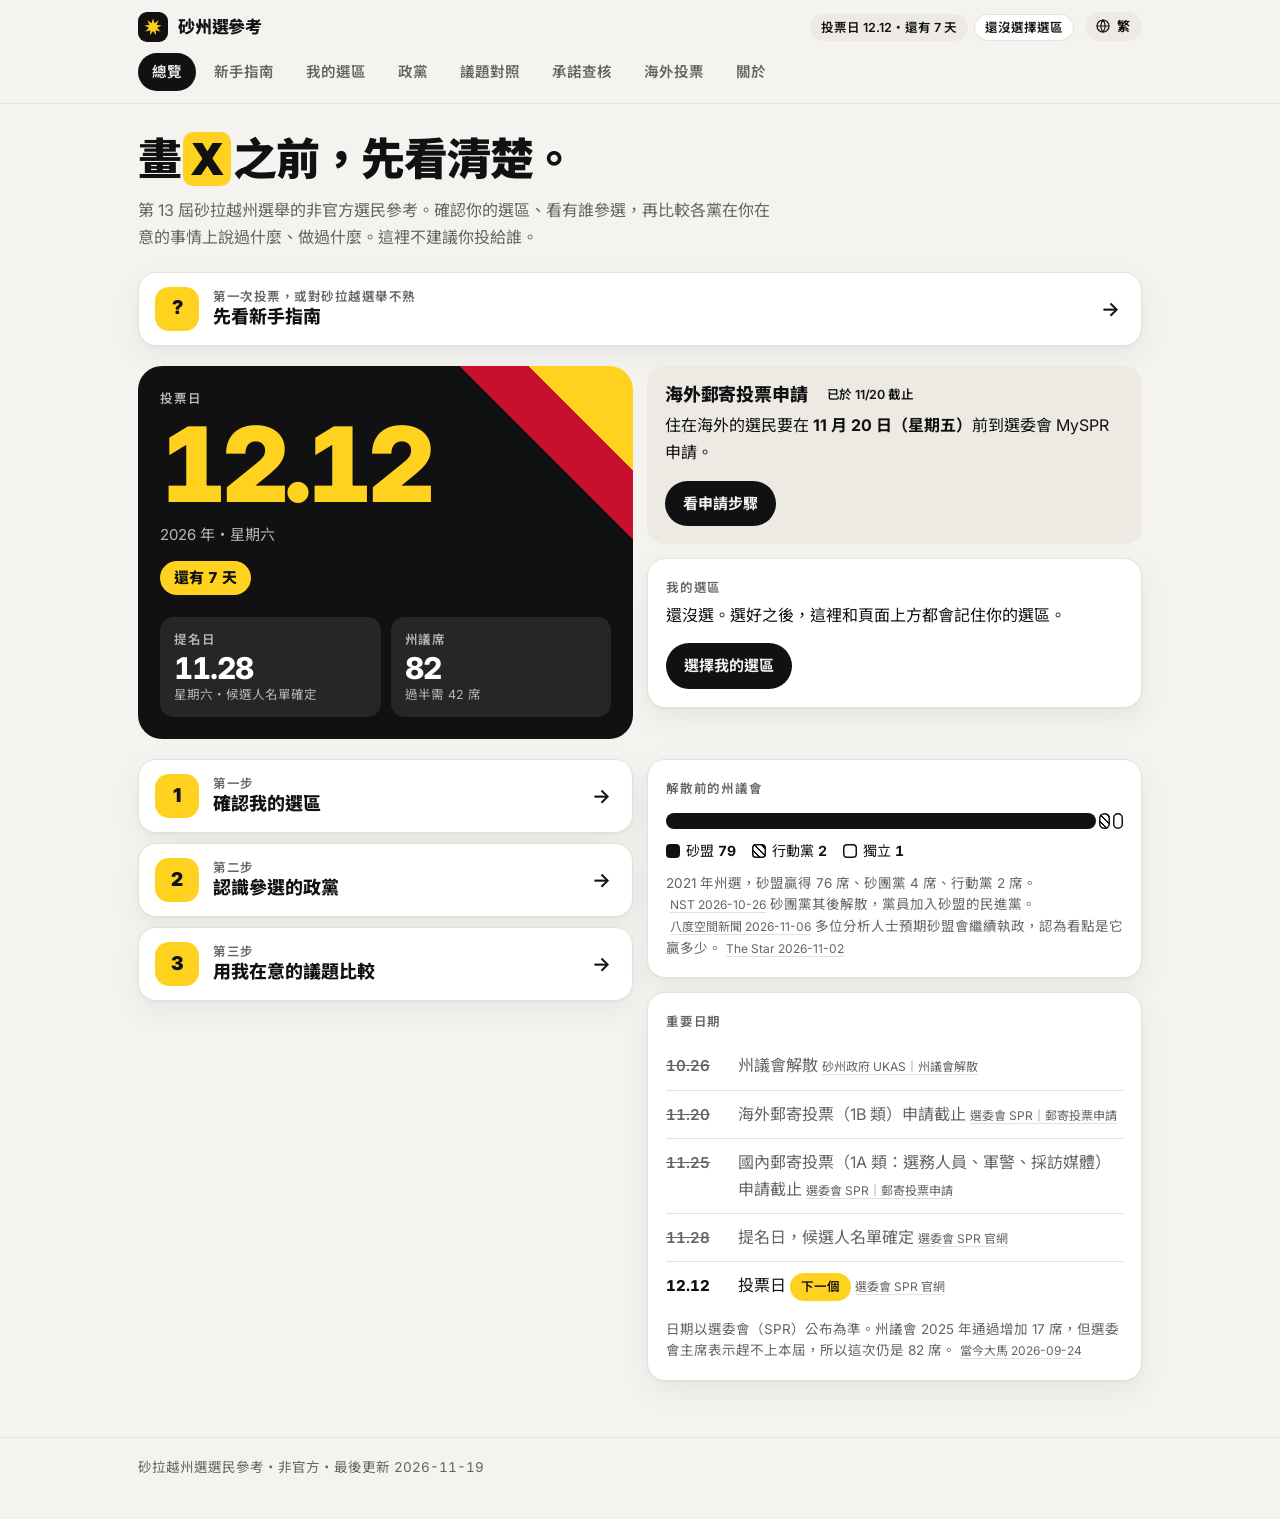
<file: index.html>
<!DOCTYPE html>
<html lang="zh-Hant">
<head>
<meta charset="utf-8">
<meta name="viewport" content="width=device-width, initial-scale=1">
<title>砂拉越州選選民參考</title>
<meta name="description" content="給砂拉越選民的中文投票參考：新手指南、選區查詢、各政黨的說法與受到的批評、議題對照、承諾查核、海外投票。個人整理，非官方，每則附來源。">
<meta property="og:title" content="砂拉越州選選民參考">
<meta property="og:description" content="給砂拉越選民的中文投票參考：新手指南、選區查詢、各政黨的說法與受到的批評、議題對照、承諾查核、海外投票。個人整理，非官方，每則附來源。">
<meta property="og:type" content="website">
<meta property="og:url" content="https://bernard-02.github.io/sarawak-election/">
<meta property="og:locale" content="zh_TW">
<link rel="canonical" href="https://bernard-02.github.io/sarawak-election/">
<link rel="alternate" hreflang="zh-Hant" href="https://bernard-02.github.io/sarawak-election/">
<link rel="alternate" hreflang="zh-Hans" href="https://bernard-02.github.io/sarawak-election/zh-hans/">
<link rel="alternate" hreflang="en" href="https://bernard-02.github.io/sarawak-election/en/">
<link rel="alternate" hreflang="ms" href="https://bernard-02.github.io/sarawak-election/ms/">
<link rel="alternate" hreflang="x-default" href="https://bernard-02.github.io/sarawak-election/">
<meta name="twitter:card" content="summary">
<link rel="preconnect" href="https://fonts.googleapis.com">
<link rel="preconnect" href="https://fonts.gstatic.com" crossorigin>
<link href="https://fonts.googleapis.com/css2?family=Inter:wght@400;500;600;700;900&family=Noto+Sans+TC:wght@400;500;700;900&display=swap" rel="stylesheet">
<style>
/* Layout idea: a tabbed dashboard in the Sarawak flag's black, yellow and red. Black carries the type
   and the one loud element (the polling-day card with the flag's diagonal bands); yellow marks what
   the reader has chosen; red is kept for deadlines. Parties are never given a colour. */
:root{
  --paper:#F4F3EF; --surface:#FFFFFF; --ink:#111113; --muted:#66645F; --line:#E3E1DA; --chip:#ECEAE3;
  --accent:#FFD21F; --accent-soft:#FFF3BF; --on-accent:#111113;
  --red:#C8102E; --red-soft:#FCE9EB; --on-red:#FFFFFF;
  --hero-bg:#111113; --hero-ink:#FFFFFF; --hero-muted:#B9B7B0; --hero-tile:rgba(255,255,255,.09);
  --flag-red:#C8102E; --flag-yellow:#FFD21F;
  --shadow:0 1px 2px rgba(17,17,19,.04),0 10px 28px rgba(17,17,19,.06);
  --display:"Inter","Noto Sans TC","PingFang TC","Microsoft JhengHei",system-ui,sans-serif;
  --body:"Inter","Noto Sans TC","PingFang TC","Microsoft JhengHei",system-ui,sans-serif;
  --mono:"Inter","Noto Sans TC","PingFang TC","Microsoft JhengHei",system-ui,sans-serif;
  --r:18px;
  color-scheme:light;
}
@media (prefers-color-scheme:dark){
  :root:not([data-theme="light"]){
    --paper:#0E0E0F; --surface:#19191B; --ink:#F5F4EF; --muted:#A5A39C; --line:#2D2D30; --chip:#262628;
    --accent:#FFD21F; --accent-soft:#3B3310; --on-accent:#111113;
    --red:#FF6170; --red-soft:#3A161B; --on-red:#111113;
    --hero-bg:#202023; --hero-ink:#FFFFFF; --hero-muted:#B9B7B0; --hero-tile:rgba(255,255,255,.08);
    --shadow:0 1px 2px rgba(0,0,0,.3),0 10px 28px rgba(0,0,0,.35);
    color-scheme:dark;
  }
}
:root[data-theme="dark"]{
  --paper:#0E0E0F; --surface:#19191B; --ink:#F5F4EF; --muted:#A5A39C; --line:#2D2D30; --chip:#262628;
  --accent:#FFD21F; --accent-soft:#3B3310; --on-accent:#111113;
  --red:#FF6170; --red-soft:#3A161B; --on-red:#111113;
  --hero-bg:#202023; --hero-ink:#FFFFFF; --hero-muted:#B9B7B0; --hero-tile:rgba(255,255,255,.08);
  --shadow:0 1px 2px rgba(0,0,0,.3),0 10px 28px rgba(0,0,0,.35);
  color-scheme:dark;
}
*{box-sizing:border-box}
@media (prefers-reduced-motion:reduce){*{transition:none!important;animation:none!important}}
body{margin:0;background:var(--paper);color:var(--ink);font-family:var(--body);font-size:16px;line-height:1.7;-webkit-text-size-adjust:100%;-webkit-font-smoothing:antialiased}
a{color:var(--ink);text-decoration-color:var(--accent);text-decoration-thickness:2px;text-underline-offset:3px}
a:hover{color:var(--red)}
:focus-visible{outline:3px solid var(--ink);outline-offset:2px;border-radius:6px}
.wrap{max-width:1040px;margin:0 auto;padding:0 18px}
h1,h2,h3{font-family:var(--display);text-wrap:balance;margin:0;line-height:1.25;letter-spacing:-.01em}
p{margin:0}
.num,.count,.dates .d,.seatlist .n,.seatcard .code,.hero .big,.hero-stats .v{font-variant-numeric:tabular-nums}
.num{font-family:var(--mono)}
.muted{color:var(--muted)}
.small{font-size:13.5px;line-height:1.6}

/* header */
.top{position:sticky;top:0;z-index:5;background:var(--paper);border-bottom:1px solid var(--line)}
@supports (backdrop-filter:blur(8px)) or (-webkit-backdrop-filter:blur(8px)){
  .top{background:color-mix(in srgb,var(--paper) 82%,transparent);-webkit-backdrop-filter:saturate(1.5) blur(14px);backdrop-filter:saturate(1.5) blur(14px)}
}
.top .row1{display:flex;flex-wrap:wrap;align-items:center;gap:8px 12px;padding-top:12px}
.brand{display:inline-flex;align-items:center;gap:10px;font-weight:800;font-size:17px;letter-spacing:-.01em;text-decoration:none;color:var(--ink);margin-right:auto}
.brand:hover{color:var(--ink)}
.brand .mark{width:30px;height:30px;border-radius:9px;background:var(--hero-bg);display:grid;place-items:center;flex:none}
.brand .mark svg{width:20px;height:20px;fill:var(--flag-yellow)}
.status{display:flex;flex-wrap:wrap;gap:6px}
.tabs{display:flex;gap:4px;overflow-x:auto;padding:10px 0 12px;scrollbar-width:none}
.tabs::-webkit-scrollbar{display:none}
.tabs a{flex:none;font-size:14.5px;font-weight:600;text-decoration:none;color:var(--muted);padding:7px 14px;border-radius:999px;transition:background .15s,color .15s}
.tabs a:hover{color:var(--ink);background:var(--chip)}
.tabs a[aria-current="page"]{color:var(--paper);background:var(--ink)}

/* pills */
.pill{display:inline-flex;align-items:center;gap:6px;font-size:12.5px;font-weight:600;padding:3px 11px;border-radius:999px;white-space:nowrap;text-decoration:none}
.pill.crit{background:var(--red);color:var(--on-red)}
.pill.warn{background:var(--accent);color:var(--on-accent)}
.pill.ok,.pill.plain{background:var(--chip);color:var(--ink)}
.pill.line{background:var(--surface);color:var(--ink);box-shadow:inset 0 0 0 1px var(--line)}
a.pill.line:hover{color:var(--ink);box-shadow:inset 0 0 0 1px var(--ink)}

/* views */
.view{display:none;padding:28px 0 56px}
.view.on{display:block;animation:rise .28s ease-out}
@keyframes rise{from{opacity:.4;transform:translateY(6px)}to{opacity:1;transform:none}}
.view > .wrap > h1{font-size:clamp(30px,7.5vw,44px);font-weight:900;letter-spacing:-.03em}
.view > .wrap > h1 .hl{background:var(--accent);color:var(--on-accent);border-radius:10px;padding:0 .18em;margin:0 .06em}
.view > .wrap > .sub{margin-top:10px;color:var(--muted);max-width:40em}
.grid{display:grid;grid-template-columns:repeat(auto-fit,minmax(min(100%,300px),1fr));gap:14px;margin-top:20px;align-items:start}
.two{display:grid;gap:18px;margin-top:20px;align-items:start}
@media (min-width:820px){.two{grid-template-columns:minmax(0,5fr) minmax(0,6fr)}.two.narrow-left{grid-template-columns:minmax(0,4fr) minmax(0,7fr)}.sticky{position:sticky;top:118px}}
.stack{display:flex;flex-direction:column;gap:14px}
.card{background:var(--surface);border:1px solid var(--line);border-radius:var(--r);padding:18px;box-shadow:var(--shadow)}
.card h3{font-size:18px;font-weight:800}
.k{font-size:12.5px;font-weight:600;letter-spacing:.06em;color:var(--muted)}
.btn{display:inline-flex;align-items:center;gap:8px;font:inherit;font-weight:700;font-size:15px;text-decoration:none;padding:10px 18px;border-radius:999px;background:var(--ink);color:var(--paper);border:0;cursor:pointer;transition:transform .15s}
.btn:hover{color:var(--paper);transform:translateY(-1px)}
.btn.ghost{background:transparent;color:var(--ink);box-shadow:inset 0 0 0 1.5px var(--ink)}
.btn.ghost:hover{color:var(--ink);background:var(--chip)}
.btnrow{display:flex;flex-wrap:wrap;gap:10px;margin-top:14px}

/* polling-day card: the one loud element */
.hero{position:relative;overflow:hidden;border-radius:24px;padding:22px;color:var(--hero-ink);min-height:320px;display:flex;flex-direction:column;justify-content:space-between;gap:22px;
  background:linear-gradient(45deg,transparent 0 80%,var(--flag-red) 80% 88%,var(--flag-yellow) 88% 100%),var(--hero-bg)}
.hero .k{color:var(--hero-muted)}
.hero .big{font-size:clamp(68px,20vw,104px);font-weight:900;letter-spacing:-.05em;line-height:.95;color:var(--flag-yellow);margin-top:6px}
.hero-sub{color:var(--hero-muted);font-size:15px;margin-top:8px}
.hero .count{display:inline-block;margin-top:14px;background:var(--flag-yellow);color:#111113;font-weight:800;font-size:15px;padding:4px 14px;border-radius:999px}
.hero-stats{display:grid;grid-template-columns:1fr 1fr;gap:10px}
.hero-stats > div{background:var(--hero-tile);border-radius:14px;padding:12px 14px}
.hero-stats .v{font-size:30px;font-weight:800;letter-spacing:-.03em;line-height:1.2}
.hero-stats .s{font-size:12.5px;color:var(--hero-muted);line-height:1.5}

/* step links */
.go-list{display:flex;flex-direction:column;gap:10px}
.go{display:grid;grid-template-columns:44px 1fr 24px;align-items:center;gap:14px;background:var(--surface);border:1px solid var(--line);border-radius:var(--r);padding:14px 16px;text-decoration:none;color:var(--ink);box-shadow:var(--shadow);transition:transform .15s,border-color .15s}
.go:hover{color:var(--ink);transform:translateY(-2px);border-color:var(--ink)}
.go .n{width:44px;height:44px;border-radius:14px;background:var(--accent);color:var(--on-accent);display:grid;place-items:center;font-weight:900;font-size:19px}
.go .t{font-weight:800;font-size:18px;line-height:1.3}
.go .t small{display:block;font-size:12.5px;font-weight:600;color:var(--muted);letter-spacing:.04em}
.go .arr{font-size:20px;font-weight:600}

/* deadline notice */
.notice{background:var(--red-soft);border-radius:var(--r);padding:18px}
.notice.done{background:var(--chip)}
.notice h3{font-size:18px;font-weight:800;display:flex;flex-wrap:wrap;gap:8px;align-items:center}
ol.steps{margin:14px 0 0;padding:0;list-style:none;display:flex;flex-direction:column;gap:12px;counter-reset:s}
ol.steps li{counter-increment:s;display:grid;grid-template-columns:30px 1fr;gap:12px}
ol.steps li::before{content:counter(s);font-weight:800;width:30px;height:30px;border-radius:999px;background:var(--ink);color:var(--paper);display:grid;place-items:center;font-size:14px}

/* dates */
.dates{margin:10px 0 0;padding:0;list-style:none}
.dates li{display:grid;grid-template-columns:60px 1fr;gap:12px;padding:10px 0;border-top:1px solid var(--line);align-items:baseline}
.dates li:first-child{border-top:0}
.dates .d{font-weight:800;font-size:15px}
.dates li.past{color:var(--muted)}
.dates li.past .d{text-decoration:line-through;font-weight:600}

/* seat composition bar */
.bar{display:flex;gap:3px;height:16px;margin-top:14px}
.bar span{display:block;min-width:10px;border-radius:999px}
.sw-a{background:var(--ink)}
.sw-b{background:repeating-linear-gradient(45deg,var(--ink) 0 2px,transparent 2px 5px);box-shadow:inset 0 0 0 1.5px var(--ink)}
.sw-c{background:transparent;box-shadow:inset 0 0 0 1.5px var(--ink)}
.legend{display:flex;flex-wrap:wrap;gap:6px 16px;margin-top:10px;font-size:14px}
.legend i{display:inline-block;width:14px;height:14px;border-radius:4px;vertical-align:-2px;margin-right:6px}

/* constituency finder */
.field{display:block}
.field span{display:block;font-size:14px;font-weight:700;margin-bottom:8px}
input[type="search"]{width:100%;font:inherit;padding:12px 16px;border:1.5px solid var(--line);border-radius:14px;background:var(--surface);color:var(--ink);transition:border-color .15s}
input[type="search"]:focus{outline:0;border-color:var(--ink);box-shadow:0 0 0 3px var(--accent)}
.seatlist{margin-top:10px;max-height:300px;overflow-y:auto;border:1px solid var(--line);border-radius:var(--r);background:var(--surface);padding:6px}
@media (min-width:820px){.seatlist{max-height:520px}}
.seatlist button{display:grid;grid-template-columns:50px 1fr;gap:8px;width:100%;text-align:left;font:inherit;color:var(--ink);background:transparent;border:0;border-radius:12px;padding:9px 12px;cursor:pointer;align-items:baseline}
.seatlist button:hover{background:var(--chip)}
.seatlist button[aria-selected="true"]{background:var(--accent);color:var(--on-accent)}
.seatlist button[aria-selected="true"] .muted{color:inherit;opacity:.75}
.seatlist .n{font-weight:800;font-size:14px}
.seatlist .empty{padding:14px;color:var(--muted)}
.seatcard{background:var(--surface);border:1px solid var(--line);border-radius:var(--r);box-shadow:var(--shadow);overflow:hidden}
.seatcard header{display:flex;justify-content:space-between;align-items:flex-start;gap:12px;padding:20px 18px 14px}
.seatcard header .code{flex:none;background:var(--accent);color:var(--on-accent);font-weight:800;font-size:15px;border-radius:999px;padding:4px 14px}
.seatcard h3{font-size:30px;font-weight:900;letter-spacing:-.03em;margin-top:2px}
.seatcard .zh{color:var(--muted);font-size:15px}
.seatcard dl{margin:0;padding:0 18px 8px}
.seatcard dl > div{display:grid;grid-template-columns:104px 1fr;gap:12px;padding:12px 0;border-top:1px solid var(--line)}
.seatcard dt{font-size:13.5px;color:var(--muted);font-weight:600}
.seatcard dd{margin:0}
.seatcard ul{margin:0;padding-left:1.1em}
.seatcard .foot{padding:14px 18px;background:var(--chip)}

/* parties */
.tablewrap{overflow-x:auto;border:1px solid var(--line);border-radius:var(--r);background:var(--surface);box-shadow:var(--shadow);margin-top:20px}
table{border-collapse:collapse;width:100%;min-width:560px;font-size:14.5px}
th,td{text-align:left;padding:12px 16px;border-top:1px solid var(--line);vertical-align:top}
thead th{border-top:0;font-size:12.5px;letter-spacing:.06em;color:var(--muted);font-weight:600;white-space:nowrap}
tbody th{font-weight:800;white-space:nowrap}
tbody th small{display:block;font-weight:600;font-size:12px;color:var(--muted)}
tbody tr{cursor:pointer;transition:background .15s}
tbody tr:hover{background:var(--chip)}
tbody tr[aria-selected="true"]{background:var(--accent-soft);box-shadow:inset 5px 0 0 var(--accent)}
.party{background:var(--surface);border:1px solid var(--line);border-radius:var(--r);box-shadow:var(--shadow);overflow:hidden}
.party > header{padding:20px 18px;border-bottom:1px solid var(--line)}
.party > header h3{font-size:24px;font-weight:900;letter-spacing:-.02em}
.party > header .abbr{display:inline-block;font-size:13px;font-weight:700;letter-spacing:0;background:var(--chip);border-radius:999px;padding:2px 10px;margin-left:8px;vertical-align:3px}
.party .cols{display:grid;gap:0}
.party .blk{padding:18px}
.party .blk + .blk{border-top:1px solid var(--line)}
@media (min-width:820px){.party .cols{grid-template-columns:repeat(3,1fr)}.party .blk + .blk{border-top:0;border-left:1px solid var(--line)}}
.meta{display:flex;flex-wrap:wrap;gap:6px;margin-top:8px}
.blk h4{margin:0 0 10px;font-family:var(--body);font-size:12.5px;font-weight:600;letter-spacing:.06em;color:var(--muted)}
.blk ul{margin:0;padding:0;list-style:none;display:flex;flex-direction:column;gap:10px}
.blk li{padding-left:16px;position:relative}
.blk li::before{content:"";position:absolute;left:0;top:.68em;width:7px;height:7px;background:var(--ink);border-radius:999px}
.blk.crit li::before{background:transparent;box-shadow:inset 0 0 0 1.5px var(--muted)}
.src{display:inline-block;font-size:12px;line-height:1.5;color:var(--muted);text-decoration:underline;text-decoration-color:var(--line);text-decoration-thickness:1px;margin-left:4px;white-space:nowrap}
.src:hover{color:var(--red)}

/* chips */
.chips{display:flex;flex-wrap:wrap;gap:8px;margin-top:10px}
.chip{display:inline-flex;align-items:center;gap:8px;font:inherit;font-size:15px;font-weight:600;color:var(--ink);background:var(--surface);border:1.5px solid var(--line);border-radius:999px;padding:6px 14px 6px 7px;cursor:pointer;transition:background .15s,border-color .15s}
.chip:hover{border-color:var(--ink)}
.chip .box{position:relative;width:22px;height:22px;border:1.5px solid var(--ink);border-radius:7px;flex:none}
.chip[aria-pressed="true"]{border-color:var(--accent);background:var(--accent);color:var(--on-accent)}
.chip[aria-pressed="true"] .box{border-color:var(--on-accent)}
.chip[aria-pressed="true"] .box::before,.chip[aria-pressed="true"] .box::after{content:"";position:absolute;left:50%;top:50%;width:15px;height:3px;margin:-1.5px 0 0 -7.5px;background:var(--on-accent);border-radius:2px;transform:rotate(45deg)}
.chip[aria-pressed="true"] .box::after{transform:rotate(-45deg)}
.chip.role{padding:6px 14px}
.chip.role[aria-pressed="true"]{background:var(--ink);color:var(--paper);border-color:var(--ink)}
.label{font-size:14px;font-weight:700}

/* issues */
.issue{background:var(--surface);border:1px solid var(--line);border-radius:var(--r);box-shadow:var(--shadow);overflow:hidden}
.issue > header{padding:16px 18px;border-bottom:1px solid var(--line)}
.issue > header h3{font-size:20px;font-weight:900;letter-spacing:-.02em}
.issue .row{display:grid;grid-template-columns:92px 1fr;gap:12px;padding:14px 18px;border-top:1px solid var(--line)}
.issue .row:first-of-type{border-top:0}
.issue .row .who{font-weight:800;font-size:14.5px;line-height:1.4}
.issue .row .who small{display:block;font-weight:600;font-size:12px;color:var(--muted)}
.issue .row ul{margin:0;padding:0;list-style:none;display:flex;flex-direction:column;gap:6px}
.issue .row .none{color:var(--muted);font-size:14px}
.issue .ctx{padding:14px 18px;background:var(--chip);font-size:14px}
.nosel{padding:22px;border:1.5px dashed var(--line);border-radius:var(--r);color:var(--muted);text-align:center}

/* misc */
.todo{margin:12px 0 0;padding:0;list-style:none;display:flex;flex-direction:column;gap:12px}
.todo li{display:grid;grid-template-columns:22px 1fr;gap:12px;align-items:start}
.todo li::before{content:"";width:20px;height:20px;border:1.5px solid var(--ink);border-radius:7px;margin-top:4px}
.plain-list{margin:12px 0 0;padding-left:1.2em;display:flex;flex-direction:column;gap:8px}
footer{padding:18px 0 40px;border-top:1px solid var(--line);color:var(--muted);font-size:13.5px}
@media (max-width:420px){
  .seatcard dl > div{grid-template-columns:1fr;gap:2px}
  .issue .row{grid-template-columns:1fr;gap:4px}
}

/* party badge: abbreviation until an official mark is supplied */
.badge{width:44px;height:44px;border-radius:12px;background:var(--chip);color:var(--ink);display:grid;place-items:center;font-weight:800;font-size:12px;letter-spacing:.01em;flex:none;overflow:hidden;line-height:1}
.badge.sm{width:34px;height:34px;border-radius:10px;font-size:10.5px}
.badge.lg{width:56px;height:56px;border-radius:16px;font-size:14px}
.badge img{width:100%;height:100%;object-fit:contain;background:#FFFFFF;padding:3px}
.pname{display:flex;align-items:center;gap:10px}
.phead{display:flex;align-items:center;gap:14px}
.phead strong{display:block;font-weight:800;font-size:17px;line-height:1.3}
.phead small{display:block;font-weight:600;font-size:12px;color:var(--muted)}

/* single-pick chips + role chips */
.chip.pick{padding:6px 14px}
.chip.pick[aria-pressed="true"]{background:var(--ink);color:var(--paper);border-color:var(--ink)}
.chip .dot{width:9px;height:9px;border-radius:999px;background:var(--accent);box-shadow:0 0 0 1.5px var(--ink);flex:none}
.chip.role[aria-pressed="true"]{background:var(--accent);color:var(--on-accent);border-color:var(--accent)}
.controls{display:grid;gap:18px;margin-top:20px}
@media (min-width:820px){.controls{grid-template-columns:1fr 1fr 1fr}}

/* side-by-side comparison, one column per party */
.cmp-title{font-size:26px;font-weight:900;letter-spacing:-.02em;margin-top:28px}
.swipe-hint{margin-top:6px}
.cmp{display:grid;grid-auto-flow:column;grid-auto-columns:82%;gap:0 12px;overflow-x:auto;padding:6px 2px 16px;margin:10px -2px 0;scroll-snap-type:x proximity;-webkit-overflow-scrolling:touch}
@media (min-width:560px){.cmp{grid-auto-columns:minmax(236px,1fr)}}
.col{display:flex;flex-direction:column;background:var(--surface);border:1px solid var(--line);border-radius:var(--r);box-shadow:var(--shadow);scroll-snap-align:start;overflow:hidden}
@supports (grid-template-rows:subgrid){
  .cmp{grid-template-rows:auto auto auto auto}
  .col{grid-row:1 / span 4;display:grid;grid-template-rows:subgrid}
}
.col > header{padding:16px;border-bottom:1px solid var(--line);display:flex;flex-direction:column;gap:12px;align-items:flex-start}
.col .sec{padding:14px 16px;border-bottom:1px solid var(--line)}
.col .sec h4{margin:0 0 8px;font-size:12.5px;font-weight:600;letter-spacing:.06em;color:var(--muted)}
.col .sec ul{margin:0;padding:0;list-style:none;display:flex;flex-direction:column;gap:10px}
.col .sec .none{color:var(--muted);font-size:14px}
.col > footer{padding:12px 16px;font-size:14px;font-weight:700}
.ctxcard{margin-top:4px;background:var(--chip);border-radius:var(--r);padding:16px 18px;font-size:14.5px}

/* pledge check */
.tiles{display:grid;grid-template-columns:repeat(auto-fit,minmax(138px,1fr));gap:10px;margin-top:20px}
.tile{font:inherit;text-align:left;background:var(--surface);border:1.5px solid var(--line);border-radius:var(--r);padding:14px;cursor:pointer;color:var(--ink);display:flex;flex-direction:column;gap:6px;transition:border-color .15s}
.tile:hover{border-color:var(--ink)}
.tile[aria-pressed="true"]{border-color:var(--ink);box-shadow:inset 0 0 0 1.5px var(--ink)}
.tile b{font-size:36px;font-weight:900;letter-spacing:-.04em;line-height:1;font-variant-numeric:tabular-nums}
.tile span{font-size:13.5px;font-weight:600;line-height:1.35;display:flex;gap:8px;align-items:flex-start}
.tile i{display:block;width:14px;height:14px;border-radius:4px;flex:none;margin-top:2px}
.bar5{display:flex;gap:3px;height:16px;margin-top:14px}
.bar5 span{display:block;min-width:10px;border-radius:999px}
.sw-done{background:var(--ink)}
.sw-prog{background:var(--accent)}
.sw-mixed{background:repeating-linear-gradient(45deg,var(--accent) 0 4px,var(--accent-soft) 4px 8px)}
.sw-not{background:var(--red)}
.sw-na{background:var(--chip);box-shadow:inset 0 0 0 1.5px var(--line)}
.sw-all{background:transparent;box-shadow:inset 0 0 0 1.5px var(--ink)}
.pill.st{white-space:normal;line-height:1.4;border-radius:12px;padding:3px 11px}
.pill.s-done{background:var(--ink);color:var(--paper)}
.pill.s-prog{background:var(--accent);color:var(--on-accent)}
.pill.s-mixed{background:var(--accent-soft);color:var(--ink);box-shadow:inset 0 0 0 1.5px var(--accent)}
.pill.s-not{background:var(--red);color:var(--on-red)}
.pill.s-na{background:var(--chip);color:var(--muted)}
.pl{background:var(--surface);border:1px solid var(--line);border-radius:var(--r);box-shadow:var(--shadow);overflow:hidden;scroll-margin-top:132px}
.pl > header{display:grid;grid-template-columns:44px 1fr;gap:14px;padding:16px 18px;align-items:start}
.pl-n{width:44px;height:44px;border-radius:14px;background:var(--chip);display:grid;place-items:center;font-weight:900;font-size:17px;font-variant-numeric:tabular-nums}
.pl h3{font-size:18px;font-weight:800;line-height:1.35}
.pl .ms{font-size:12.5px;color:var(--muted);line-height:1.5;margin-top:2px}
.pl .tags{display:flex;flex-wrap:wrap;gap:6px;margin-top:10px}
.pl .cols{display:grid;border-top:1px solid var(--line)}
.pl .blk{padding:16px 18px}
.pl .blk + .blk{border-top:1px solid var(--line)}
@media (min-width:820px){.pl .cols.split{grid-template-columns:1fr 1fr}.pl .cols.split .blk + .blk{border-top:0;border-left:1px solid var(--line)}}
.col .sec li .pill{margin-left:2px;vertical-align:1px}

/* first-time voter guide */
.guide h2{font-size:22px;font-weight:900;letter-spacing:-.02em;margin-top:34px}
.guide h2 + .grid, .guide h2 + .card, .guide h2 + .two{margin-top:14px}
.qa h3{font-size:17px;font-weight:800}
.qa p{margin-top:6px}
ol.flow{margin:0;padding:0;list-style:none;counter-reset:f;display:flex;flex-direction:column}
ol.flow li{counter-increment:f;display:grid;grid-template-columns:36px 1fr;gap:14px;padding:14px 0;border-top:1px solid var(--line);align-items:start}
ol.flow li:first-child{border-top:0;padding-top:4px}
ol.flow li::before{content:counter(f);width:36px;height:36px;border-radius:12px;background:var(--accent);color:var(--on-accent);display:grid;place-items:center;font-weight:900;font-size:16px}
ol.flow b{display:block;font-weight:800}
dl.gloss{margin:0;display:grid;gap:0}
dl.gloss > div{display:grid;grid-template-columns:120px 1fr;gap:14px;padding:12px 0;border-top:1px solid var(--line)}
dl.gloss > div:first-child{border-top:0;padding-top:4px}
dl.gloss dt{font-weight:800}
dl.gloss dd{margin:0}
@media (max-width:420px){dl.gloss > div{grid-template-columns:1fr;gap:2px}}

/* language menu */
.lang{position:relative}
.lang-btn{display:inline-flex;align-items:center;gap:6px;font:inherit;font-size:13px;font-weight:700;line-height:1.3;color:var(--ink);background:var(--chip);border:0;border-radius:999px;padding:6px 12px 6px 9px;cursor:pointer}
.lang-btn svg{width:16px;height:16px;fill:none;stroke:currentColor;stroke-width:1.8;stroke-linecap:round}
.lang-menu{display:none;position:absolute;right:0;top:calc(100% + 6px);z-index:6;min-width:172px;padding:6px;background:var(--surface);border:1px solid var(--line);border-radius:14px;box-shadow:var(--shadow)}
.lang.open .lang-menu{display:block}
.lang-menu a{display:flex;justify-content:space-between;gap:12px;padding:9px 12px;border-radius:9px;font-size:14.5px;font-weight:600;color:var(--ink);text-decoration:none}
.lang-menu a:hover{background:var(--chip)}
.lang-menu a[aria-current="true"]{font-weight:800}
.lang-menu a[aria-current="true"]::after{content:"\2713"}
@media (min-width:820px){.lang{order:3}}
/* English and Malay words are longer than Chinese ones */
body{overflow-wrap:break-word}
/* long labels wrap instead of pushing the page wider than the screen */
.src{max-width:100%;white-space:normal}
.pill{white-space:normal}
.status .pill{white-space:nowrap}
.two > *,.grid > *,.stack > *{min-width:0}
</style>
</head>
<body>

<header class="top">
  <div class="wrap">
    <div class="row1">
      <a class="brand" href="#overview"><span class="mark"><svg viewBox="0 0 24 24" aria-hidden="true"><polygon points="12.00,1.50 13.68,7.40 18.75,3.96 16.24,9.55 22.34,10.18 16.83,12.85 21.09,17.25 15.15,15.75 15.59,21.87 12.00,16.90 8.41,21.87 8.85,15.75 2.91,17.25 7.17,12.85 1.66,10.18 7.76,9.55 5.25,3.96 10.32,7.40"/></svg></span>砂州選參考</a>
      <div class="lang"><button type="button" class="lang-btn" aria-haspopup="true" aria-expanded="false" aria-label="Language: 繁體中文"><svg viewBox="0 0 24 24" aria-hidden="true"><circle cx="12" cy="12" r="9"/><path d="M3 12h18M12 3a14 14 0 0 1 0 18M12 3a14 14 0 0 0 0 18"/></svg><span>繁</span></button><nav class="lang-menu" aria-label="Language"><a href="./" data-href="./" lang="zh-Hant" hreflang="zh-Hant" aria-current="true">繁體中文</a><a href="zh-hans/" data-href="zh-hans/" lang="zh-Hans" hreflang="zh-Hans">简体中文</a><a href="en/" data-href="en/" lang="en" hreflang="en">English</a><a href="ms/" data-href="ms/" lang="ms" hreflang="ms">Bahasa Melayu</a></nav></div>
      <div class="status">
        <span class="pill plain" id="hd-count"></span>
        <a class="pill line" id="hd-seat" href="#seat"></a>
      </div>
    </div>
    <nav class="tabs" aria-label="主要分頁">
      <a href="#overview" data-view="overview">總覽</a>
      <a href="#guide" data-view="guide">新手指南</a>
      <a href="#seat" data-view="seat">我的選區</a>
      <a href="#parties" data-view="parties">政黨</a>
      <a href="#issues" data-view="issues">議題對照</a>
      <a href="#pledges" data-view="pledges">承諾查核</a>
      <a href="#overseas" data-view="overseas">海外投票</a>
      <a href="#about" data-view="about">關於</a>
    </nav>
  </div>
</header>

<main>
<!-- ============ 總覽 ============ -->
<section class="view" id="v-overview">
  <div class="wrap">
    <h1>畫<span class="hl">X</span>之前，先看清楚。</h1>
    <p class="sub">第 13 屆砂拉越州選舉的非官方選民參考。確認你的選區、看有誰參選，再比較各黨在你在意的事情上說過什麼、做過什麼。這裡不建議你投給誰。</p>

    <nav class="go-list" style="margin-top:20px" aria-label="新手入口">
      <a class="go" href="#guide"><span class="n">?</span><span class="t"><small>第一次投票，或對砂拉越選舉不熟</small>先看新手指南</span><span class="arr" aria-hidden="true">→</span></a>
    </nav>

    <div class="grid">
      <div class="hero" aria-label="選舉日程摘要">
        <div>
          <div class="k">投票日</div>
          <div class="big">12.12</div>
          <div class="hero-sub">2026 年・星期六</div>
          <div class="count" id="count-poll"></div>
        </div>
        <div class="hero-stats">
          <div><div class="k">提名日</div><div class="v">11.28</div><div class="s">星期六・候選人名單確定</div></div>
          <div><div class="k">州議席</div><div class="v">82</div><div class="s">過半需 42 席</div></div>
        </div>
      </div>

      <div class="stack">
        <div class="notice" id="ov-postal">
          <h3>海外郵寄投票申請 <span class="pill crit" data-postal-pill>11/20 截止</span></h3>
          <p style="margin-top:6px">住在海外的選民要在 <b>11 月 20 日（星期五）</b>前到選委會 MySPR 申請。</p>
          <div class="btnrow"><a class="btn" href="#overseas">看申請步驟</a></div>
        </div>
        <div class="card" id="ov-seat"></div>
      </div>
    </div>

    <div class="grid">
      <nav class="go-list" aria-label="從這裡開始">
        <a class="go" href="#seat"><span class="n">1</span><span class="t"><small>第一步</small>確認我的選區</span><span class="arr" aria-hidden="true">→</span></a>
        <a class="go" href="#parties"><span class="n">2</span><span class="t"><small>第二步</small>認識參選的政黨</span><span class="arr" aria-hidden="true">→</span></a>
        <a class="go" href="#issues"><span class="n">3</span><span class="t"><small>第三步</small>用我在意的議題比較</span><span class="arr" aria-hidden="true">→</span></a>
      </nav>

      <div class="stack">
        <div class="card">
          <div class="k">解散前的州議會</div>
          <div class="bar" role="img" aria-label="解散前議席：砂盟 79 席，行動黨 2 席，獨立人士 1 席">
            <span class="sw-a" style="flex:79"></span><span class="sw-b" style="flex:2"></span><span class="sw-c" style="flex:1"></span>
          </div>
          <div class="legend">
            <span><i class="sw-a"></i>砂盟 <b class="num">79</b></span>
            <span><i class="sw-b"></i>行動黨 <b class="num">2</b></span>
            <span><i class="sw-c"></i>獨立 <b class="num">1</b></span>
          </div>
          <p class="small muted" style="margin-top:10px">2021 年州選，砂盟贏得 76 席、砂團黨 4 席、行動黨 2 席。<a class="src" data-s="nst_dom"></a> 砂團黨其後解散，黨員加入砂盟的民進黨。<a class="src" data-s="tv8_psb"></a> 多位分析人士預期砂盟會繼續執政，認為看點是它贏多少。<a class="src" data-s="star"></a></p>
        </div>
        <div class="card">
          <div class="k">重要日期</div>
          <ul class="dates" id="date-list"></ul>
          <p class="small muted" style="margin-top:8px">日期以選委會（SPR）公布為準。州議會 2025 年通過增加 17 席，但選委會主席表示趕不上本屆，所以這次仍是 82 席。<a class="src" data-s="mk_99"></a></p>
        </div>
      </div>
    </div>
  </div>
</section>

<!-- ============ 新手指南 ============ -->
<section class="view guide" id="v-guide">
  <div class="wrap">
    <h1>第一次投票</h1>
    <p class="sub">給首投族，和對砂拉越選舉不太熟的人。先看懂這場選舉在選什麼，再看你要做哪幾件事。</p>

    <h2>這場選舉在選什麼</h2>
    <div class="grid qa">
      <div class="card">
        <h3>這是州選，不是全國大選</h3>
        <p>這次選的是砂拉越州立法議會（DUN）的 82 位州議員，結果決定誰來組成州政府。選國會議員、決定首相的全國大選是另一場選舉，不在這一次。</p>
      </div>
      <div class="card">
        <h3>你只投自己那一區</h3>
        <p>全州分成 82 個州選區，每一區選出一位州議員。你拿到一張選票，選一位候選人，那一區得票最多的人當選。</p>
      </div>
      <div class="card">
        <h3>誰來執政</h3>
        <p>贏得過半議席（至少 42 席）的政黨或聯盟組成州政府，由它的領袖出任州總理。<a class="src" data-s="wiki26"></a></p>
      </div>
      <div class="card">
        <h3>這一屆有什麼不一樣</h3>
        <p>18 歲投票和選民自動登記在 2021 年 12 月 15 日生效<a class="src" data-s="g_undi18"></a>，但沒趕上三天後的上一屆州選<a class="src" data-s="g_2021"></a>。所以這是 18 到 20 歲的人第一次能在砂拉越州選投票。選民人數從上一屆的約 125 萬增加到 205.9 萬。<a class="src" data-s="g_2021"></a><a class="src" data-s="g_voters"></a></p>
      </div>
    </div>

    <h2>我要先登記嗎</h2>
    <div class="card qa">
      <p style="margin-top:0">不用自己申請。年滿 18 歲的公民會自動登記為選民。<a class="src" data-s="g_undi18"></a> 但你要確認兩件事：名字有沒有在這次選舉的選民冊上，以及登記在哪一個選區。這兩件事都以選委會 MySPR Semak 的查詢結果為準。</p>
      <div class="btnrow">
        <a class="btn" href="https://mysprsemak.spr.gov.my/semakan/daftarPemilih" target="_blank" rel="noopener">到 MySPR Semak 查詢</a>
        <a class="btn ghost" href="#seat">在這裡看我的選區</a>
      </div>
    </div>

    <h2>投票日之前</h2>
    <div class="card">
      <ol class="flow">
        <li><div><b>查選區和投票站</b>選區看的是選民冊上的登記，不一定是你現在住的地方。MySPR Semak 也會顯示你的投票站和建議的投票時段。<a class="src" data-s="g_ic"></a></div></li>
        <li><div><b>看你那一區有誰參選</b>候選人要到 11 月 28 日提名日才確定。<a class="src" data-s="spr"></a> 確定之後，可以在「我的選區」分頁看到。</div></li>
        <li><div><b>人不在砂拉越，先決定怎麼投</b>郵寄投票要事先申請，而且有期限；沒有申請的話，就要在投票日回到登記的投票站。細節在「海外投票」分頁。</div></li>
        <li><div><b>想一想你在意什麼</b>用「議題對照」把各黨的說法並排比較，也可以在「承諾查核」看執政的砂盟上一屆做到了多少。</div></li>
      </ol>
      <div class="btnrow">
        <a class="btn ghost" href="#overseas">海外投票</a>
        <a class="btn ghost" href="#issues">議題對照</a>
        <a class="btn ghost" href="#pledges">承諾查核</a>
      </div>
    </div>

    <h2>投票日當天的流程</h2>
    <div class="two">
      <div class="card">
        <ol class="flow">
          <li><div><b>帶身分證到投票站</b>到你登記的投票站，找到自己的投票通道。<a class="src" data-s="g_ic"></a></div></li>
          <li><div><b>核對身分</b>把身分證交給第一位職員，並讓職員檢查雙手。職員會唸出你的名字和身分證號碼，聽清楚是不是你。<a class="src" data-s="g_steps"></a></div></li>
          <li><div><b>沾選舉墨水</b>職員會請你把手指沾上不易洗掉的選舉墨水，表示你已經領票。<a class="src" data-s="g_steps"></a></div></li>
          <li><div><b>領選票</b>從職員手上拿到一張選票。<a class="src" data-s="g_steps"></a></div></li>
          <li><div><b>畫一個 X</b>到圈票處，用筆在你要選的候選人名字和標誌旁邊的空格畫「X」。只能選一位。<a class="src" data-s="g_steps"></a></div></li>
          <li><div><b>投入票箱</b>把選票摺好，投進票箱，就完成了。</div></li>
        </ol>
      </div>
      <div class="stack">
        <div class="card qa">
          <h3>投票站幾點開</h3>
          <p>每個投票中心的開放時間不一定相同，這裡不列時間。出門前請在選委會的 <a href="https://mysprsemak.spr.gov.my/semakan/daftarPemilih" target="_blank" rel="noopener">MySPR Semak</a> 查你那一站的時間。</p>
        </div>
        <div class="card qa">
          <h3>當天要注意</h3>
          <ul class="plain-list">
            <li>一定要帶身分證。<a class="src" data-s="g_ic"></a></li>
            <li>投票通道裡不能用手機，帶了要放在指定的位置。<a class="src" data-s="g_phone"></a></li>
            <li>不要穿戴有政黨或候選人名字、標誌的衣服、帽子或口罩，否則可能被拒絕進入投票中心。<a class="src" data-s="g_dress"></a></li>
          </ul>
          <p class="small muted" style="margin-top:10px">後兩項是選委會在近期其他選舉發出的提醒。這一場的規定以選委會屆時公布的為準。</p>
        </div>
      </div>
    </div>

    <h2>常見名詞</h2>
    <div class="card">
      <dl class="gloss">
        <div><dt>DUN</dt><dd>州立法議會。這次要選的就是它的 82 位議員，也叫州議員（ADUN）。</dd></div>
        <div><dt>N.09、P.195</dt><dd>N 開頭是州選區的編號，P 開頭是國會選區的編號。這次只用得到 N 開頭的。</dd></div>
        <div><dt>砂盟、希盟</dt><dd>政黨聯盟，各由幾個政黨組成。砂盟（GPS）目前執政，希盟（PH）在砂拉越是在野。</dd></div>
        <div><dt>州總理</dt><dd>砂拉越州政府的首長，英文是 Premier。不是全國的首相。</dd></div>
        <div><dt>提名日</dt><dd>候選人正式報名的日子。當天才確定每一區有誰參選。</dd></div>
        <div><dt>多數票</dt><dd>當選人比第二名多出的票數。數字越小，代表上一次選得越接近。</dd></div>
        <div><dt>MA63</dt><dd>1963 年馬來西亞協議。砂拉越爭取自治權和資源權益時，常以它為依據。</dd></div>
        <div><dt>NCR</dt><dd>原住民習俗地，指原住民社群依習俗擁有的土地。</dd></div>
      </dl>
    </div>
  </div>
</section>

<!-- ============ 我的選區 ============ -->
<section class="view" id="v-seat">
  <div class="wrap">
    <h1>我的選區</h1>
    <p class="sub">你的選區看的是選民冊上的登記，不一定是你現在住的地方。先用選委會的官方查詢確認，再回來這裡選。</p>
    <div class="two">
      <div class="stack">
        <div class="card">
          <h3>第一步：到官方系統查詢</h3>
          <p style="margin-top:6px">MySPR Semak 是選委會的查詢系統，輸入身分證號碼就能看到你登記的州選區（DUN）和投票站。</p>
          <div class="btnrow"><a class="btn" href="https://mysprsemak.spr.gov.my/semakan/daftarPemilih" target="_blank" rel="noopener">開啟 MySPR Semak</a></div>
          <p class="small muted" style="margin-top:10px">身分證號碼只在選委會官網輸入。這個頁面不會要求、也不會儲存任何個人資料。</p>
        </div>
        <div>
          <label class="field" for="seat-q"><span>第二步：在 82 個州選區中找到你的</span>
            <input id="seat-q" type="search" inputmode="search" autocomplete="off" placeholder="編號或名稱，例如 54、Pelawan、柏拉旺">
          </label>
          <div class="seatlist" id="seat-list" role="listbox" aria-label="州選區列表"></div>
        </div>
      </div>
      <div class="sticky">
        <article class="seatcard" id="seat-card" aria-live="polite"></article>
        <p class="small muted" style="margin-top:10px">選區中文譯名各家報章不完全一樣，請以編號和馬來文名稱為準。議員與 2021 年票數整理自維基百科<a class="src" data-s="wiki26"></a><a class="src" data-s="wiki21"></a>，如有出入以選委會為準。</p>
      </div>
    </div>
  </div>
</section>

<!-- ============ 政黨 ============ -->
<section class="view" id="v-parties">
  <div class="wrap">
    <h1>政黨</h1>
    <p class="sub">排序依解散前的議席數，沒有議席的依英文簡稱字母。點一列看詳細內容。每個政黨都用同樣三欄：目前動向、他們的主張、紀錄與外界批評。</p>
    <div class="tablewrap">
      <table>
        <thead><tr><th scope="col">政黨或聯盟</th><th scope="col">定位</th><th scope="col">解散前議席</th><th scope="col">本屆參選（截至 11/19）</th></tr></thead>
        <tbody id="party-rows"></tbody>
      </table>
    </div>
    <div style="margin-top:14px" id="party-panel" aria-live="polite"></div>
    <div class="card" style="margin-top:14px">
      <h3>其他</h3>
      <p style="margin-top:6px">國陣（BN）已確認不參選。<a class="src" data-s="mk_bn"></a> 人民宏願黨（Aspirasi）等小黨也透露了參選計劃。<a class="src" data-s="od_82"></a> 所有政黨最後是否參選、在哪裡參選，要到 11 月 28 日提名日才確定。</p>
    </div>
  </div>
</section>

<!-- ============ 議題對照 ============ -->
<section class="view" id="v-issues">
  <div class="wrap">
    <h1>議題對照</h1>
    <p class="sub">選一個議題，把各黨的說法並排比較，就像比較不同的方案。這裡不會算出「你該投誰」。</p>

    <div class="card controls">
      <div>
        <p class="label" id="role-label">我是⋯⋯</p>
        <div class="chips" id="role-chips" role="group" aria-labelledby="role-label"></div>
        <p class="small muted" style="margin-top:8px">選一個身分，會用黃點標出你可能在意的議題。</p>
      </div>
      <div>
        <p class="label" id="issue-label">比較哪個議題</p>
        <div class="chips" id="issue-chips" role="group" aria-labelledby="issue-label"></div>
      </div>
      <div>
        <p class="label" id="pc-label">比較哪些政黨</p>
        <div class="chips" id="party-chips" role="group" aria-labelledby="pc-label"></div>
      </div>
    </div>

    <div id="cmp-head" aria-live="polite"></div>
    <p class="small muted swipe-hint">左右滑動可以看到全部政黨。想仔細比較其中兩三個，就把其他的 X 取消。</p>
    <div class="cmp" id="cmp"></div>
    <div id="cmp-ctx"></div>
    <p class="small muted" style="margin-top:14px;max-width:46em">執政黨有施政紀錄可查，在野黨沒有，所以欄位不會一樣滿，這不代表偏好。多數政黨的 2026 年宣言還沒公布，空白的欄位會在宣言公布後補上。</p>
  </div>
</section>

<!-- ============ 承諾查核 ============ -->
<section class="view" id="v-pledges">
  <div class="wrap">
    <h1>承諾查核</h1>
    <p class="sub">砂盟 2021 年州選宣言有 34 項承諾<a class="src" data-s="p_list"></a>，州總理當時說會在五年內落實<a class="src" data-s="p_5yrs"></a>。這裡逐項對照公開紀錄，看每一項走到哪裡。</p>

    <div class="grid">
      <div class="card">
        <div class="k">先看限制</div>
        <ul class="plain-list">
          <li>34 項都是標題式的大方向。這份整理只取得標題，沒有取得宣言手冊裡的細項，所以對照的是找得到的公開數據和報導。</li>
          <li>每一項的判定是整理者的判斷，不是官方評分。來源都附在旁邊，請自己查證。</li>
          <li>只查核執政的砂盟，因為只有執政黨有權力落實宣言。在野黨的宣言沒有機會執行，不能用同一把尺衡量。</li>
          <li>醫療、國防、公民權多屬聯邦權限，州政府能做的有限，相關項目有標示。</li>
        </ul>
      </div>
      <div class="card">
        <div class="k">民間調查怎麼看</div>
        <p style="margin-top:10px">民間組織 Rise of Social Efforts（ROSE）2024 年 12 月公布的公眾調查顯示，34 項中有 9 項被評為不滿意，其中 3 項是非常不滿意：第 4 項（習俗地）、第 14 項（電訊）、第 15 項（鄉區經濟）。ROSE 強調，調查結果不應被視為最終定論。<a class="src" data-s="p_rose"></a></p>
        <p class="small muted" style="margin-top:8px">原報導沒能完整讀到，下面只標出報導摘要中確認的 4 項。</p>
      </div>
    </div>

    <p class="label" style="margin-top:26px">點一格可以篩選</p>
    <div class="tiles" id="pl-tiles" role="group" aria-label="依狀態篩選"></div>
    <div class="bar5" id="pl-bar" role="img"></div>
    <p class="small muted" style="margin-top:10px;max-width:46em">這裡刻意不算成一個百分比。34 項的份量差很多，「有進展」也不等於「做完了」。</p>

    <p class="small muted" id="pl-rubric" style="margin-top:18px;max-width:46em"></p>
    <div class="stack" id="pl-list" style="margin-top:14px" aria-live="polite"></div>
  </div>
</section>

<!-- ============ 海外投票 ============ -->
<section class="view" id="v-overseas">
  <div class="wrap">
    <h1>海外投票</h1>
    <p class="sub">人在海外有兩條路：申請郵寄投票，或在投票日回到所屬投票站親自投票。</p>
    <div class="two">
      <div class="notice" id="postal-box">
        <h3>海外郵寄投票（1B 類）<span class="pill crit" data-postal-pill>11/20 截止</span></h3>
        <p style="margin-top:8px">申請期是 10 月 26 日到 <b>11 月 20 日（星期五）</b>。選委會的頁面沒有寫當天幾點截止，建議不要拖到最後一刻。</p>
        <ol class="steps">
          <li><div>到選委會的 MySPR 註冊帳號。</div></li>
          <li><div>登入後申請郵寄投票，選擇 1B 類（海外）。</div></li>
          <li><div>選票怎麼寄來、怎麼寄回，選委會的申請頁面沒有說明，請留意選委會通知，或直接詢問郵寄投票組：upup@spr.gov.my／+603 8892 7080。</div></li>
        </ol>
        <div class="btnrow">
          <a class="btn" href="https://myspr.spr.gov.my/login" target="_blank" rel="noopener">前往 MySPR 申請</a>
          <a class="btn ghost" href="https://spr.gov.my/permohonan-undi-pos-bagi-prudun-sarawak-ke13/" target="_blank" rel="noopener">選委會官方說明</a>
        </div>
        <p class="small muted" style="margin-top:12px">申請資格與細節以選委會公布為準。</p>
      </div>
      <div class="stack">
        <div class="card">
          <h3>沒有申請郵寄投票</h3>
          <p style="margin-top:6px">要在 12 月 12 日親自到所屬的投票站投票。投票站地點可以在選委會的 MySPR Semak 查到。</p>
          <div class="btnrow"><a class="btn ghost" href="https://mysprsemak.spr.gov.my/semakan/daftarPemilih" target="_blank" rel="noopener">查我的投票站</a></div>
        </div>
        <div class="card">
          <h3>回家投票前</h3>
          <p style="margin-top:6px">先確認你的選區，再看那一區有誰參選。</p>
          <div class="btnrow"><a class="btn ghost" href="#seat">確認我的選區</a></div>
        </div>
      </div>
    </div>
  </div>
</section>

<!-- ============ 關於 ============ -->
<section class="view" id="v-about">
  <div class="wrap">
    <h1>關於這份資料</h1>
    <div class="grid">
      <div class="card">
        <div class="k">原則</div>
        <ul class="plain-list">
          <li>個人整理的非官方資料，不隸屬任何政黨，也不建議你投給誰。</li>
          <li>每一項說法都附上來源連結。屬於批評的內容，都註明是誰說的。</li>
          <li>資料由 Claude（AI）協助蒐集與整理，可能有疏漏。日期、選區、候選人與投票方式，一律以選委會公布為準。</li>
          <li>發現錯誤，請告訴分享這個頁面給你的人，或到 <a href="https://github.com/Bernard-02/sarawak-election/issues" target="_blank" rel="noopener">GitHub 回報</a>。</li>
          <li>原始檔和每一次修改的紀錄，都公開在 <a href="https://github.com/Bernard-02/sarawak-election" target="_blank" rel="noopener">GitHub</a>。</li>
        </ul>
      </div>
      <div class="card">
        <div class="k">接下來會補上</div>
        <ul class="todo">
          <li><div><b>砂盟候選人名單</b><br><span class="muted">砂盟預計 11 月 25 日公布 82 席人選。</span><a class="src" data-s="tv8"></a></div></li>
          <li><div><b>各選區正式候選人</b><br><span class="muted">11 月 28 日提名日之後，逐區更新。</span></div></li>
          <li><div><b>各黨 2026 年競選宣言</b><br><span class="muted">公布後整理成同一個格式，補進議題對照。</span></div></li>
        </ul>
      </div>
    </div>
    <details class="card" style="margin-top:14px">
      <summary style="cursor:pointer;font-weight:700">全部來源</summary>
      <ul id="src-list" class="small plain-list"></ul>
    </details>
  </div>
</section>
</main>

<footer>
  <div class="wrap"><p>砂拉越州選選民參考・非官方・最後更新 <span class="num">2026-11-19</span></p></div>
</footer>

<script>
(function(){
"use strict";

/* ---------- sources ---------- */
var SRC = {
  spr_post:{t:"選委會 SPR｜郵寄投票申請",u:"https://spr.gov.my/permohonan-undi-pos-bagi-prudun-sarawak-ke13/"},
  spr:{t:"選委會 SPR 官網",u:"https://www.spr.gov.my/"},
  semak:{t:"選委會 MySPR Semak",u:"https://mysprsemak.spr.gov.my/semakan/daftarPemilih"},
  ukas_diss:{t:"砂州政府 UKAS｜州議會解散",u:"https://ukas.sarawak.gov.my/web/subpage/news_view/51579"},
  mk_99:{t:"當今大馬 2026-09-24",u:"https://www.malaysiakini.com/news/885654-%E7%A0%82%E9%80%89%E5%8C%BA%E9%87%8D%E5%88%92%E6%96%992%E6%9C%88%E5%90%8E%E6%96%B9%E5%AE%8C%E6%88%90%E6%96%B0%E5%B8%AD%E6%9C%AA%E8%83%BD%E5%9C%A8%E5%8D%B3%E4%B8%B4%E5%B7%9E%E9%80%89%E8%90%BD%E5%AE%9E"},
  mk_bn:{t:"當今大馬 2026-11",u:"https://www.malaysiakini.com/news/889172-%E5%9B%BD%E9%98%B5%E4%B8%8D%E5%8F%82%E4%B8%8E%E7%A0%82%E9%80%89%E4%B8%BE%E5%9B%BD%E7%9B%9F%E4%B8%8D%E6%8E%92%E9%99%A4%E4%B9%9F%E5%BC%83%E6%88%98"},
  nst_dom:{t:"NST 2026-10-26",u:"https://www.nst.com.my/amp/news/nation/2026/10/1563901/sarawak-election-can-gps-maintain-its-overwhelming-dominance"},
  star:{t:"The Star 2026-11-02",u:"https://www.thestar.com.my/news/nation/2026/11/02/sarawak-election-less-about-power-shift-more-a-popularity-test-for-abang-johari-says-analysts"},
  scmp:{t:"南華早報 2026-11-06",u:"https://www.scmp.com/week-asia/politics/article/3373494/malaysias-sarawak-locks-election-date-amid-autonomy-resource-control-push"},
  od_gps82:{t:"東方日報 2026-10-28",u:"https://www.orientaldaily.com.my/news/east-malaysia/2026/10/28/858665"},
  od_manifesto:{t:"東方日報 2026-11-04",u:"https://www.orientaldaily.com.my/news/stories/2026/11/04/860418"},
  od_gps_unity:{t:"東方日報 2026-11-15",u:"https://www.orientaldaily.com.my/news/east-malaysia/2026/11/15/863233"},
  od_sim:{t:"東方日報 2026-11-18",u:"https://www.orientaldaily.com.my/news/east-malaysia/2026/11/18/864071"},
  tv8:{t:"八度空間新聞 2026-11-18",u:"https://www.8tvnews.my/localnews/shameng25rigongbu82houxuanren-liaoxinjiumiankongdapeiyingzhanzhouxuan/"},
  premier:{t:"砂州總理署",u:"https://premierdept.sarawak.gov.my/web/subpage/news_view/11417"},
  mm_fte:{t:"Malay Mail 2024-09-15",u:"https://www.malaymail.com/news/malaysia/2024/09/15/sarawaks-bid-to-become-malaysias-bavaria-abang-joharis-vision-for-economic-growth/150481"},
  mm_2021:{t:"Malay Mail 2021-12-08",u:"https://www.malaymail.com/news/malaysia/2021/12/08/gps-launches-34-point-manifesto-to-benefit-sarawakians/2027033"},
  land:{t:"砂州土地測量局 2026-02-10",u:"https://landsurvey.sarawak.gov.my/web/subpage/news_view/1857"},
  bernama_awang:{t:"馬新社 2026-10-25",u:"https://www.bernama.com/en/region/news.php?id=2625462"},
  sun_willie:{t:"The Sun（Newswav 轉載）2026-11-11",u:"https://newswav.com/article/sarawak-incumbent-reps-told-to-show-report-cards-A2611_Prm1b2"},
  st_novel:{t:"Sarawak Tribune 2026-11",u:"https://www.sarawaktribune.com/gps-must-prove-mandate-has-improved-lives-says-analyst/"},
  fulcrum:{t:"Fulcrum 2026-04",u:"https://fulcrum.sg/sarawaks-delineation-a-test-for-the-election-commissions-credibility/"},
  od_dap7:{t:"東方日報 2026-11-01",u:"https://www.orientaldaily.com.my/news/nation/2026/11/01/859593"},
  od_dap6:{t:"東方日報 2026-11-17",u:"https://www.orientaldaily.com.my/news/east-malaysia/2026/11/17/863756"},
  od_dap_zero:{t:"東方日報 2026-04-18",u:"https://www.orientaldaily.com.my/news/east-malaysia/2026/04/18/812322"},
  od_multi:{t:"東方日報 2026-11-10",u:"https://www.orientaldaily.com.my/news/east-malaysia/2026/11/10/861863"},
  tmi_dap:{t:"透視大馬 2024-12",u:"https://www.themalaysianinsight.com/chinese/s/488884"},
  sun_term:{t:"The Sun",u:"https://thesun.my/news/malaysia-news/politics/sarawak-opposition-urges-two-term-limit-for-premier-post/"},
  fmt_dap:{t:"FMT 2026-01-17",u:"https://fmtv5.freemalaysiatoday.com/category/nation/2026/01/17/strong-opposition-narrative-not-enough-to-woo-sarawakians-dap-told"},
  bp_pkr:{t:"Borneo Post 2026-11-06",u:"https://www.theborneopost.com/2026/11/06/pkr-confirms-will-contest-sarawak-polls-still-deliberating-on-seats/"},
  st_pbds:{t:"Sarawak Tribune 2026-11-15",u:"https://www.sarawaktribune.com/pbds-manifesto-irrelevant-to-state-coalition/"},
  bp_pbds37:{t:"Borneo Post 2026-09-19",u:"https://www.theborneopost.com/2026/09/19/pbds-eyes-up-to-37-seats-in-next-state-election/"},
  bp_pbds_tu:{t:"Borneo Post 2026-11-17",u:"https://www.theborneopost.com/2026/11/17/pbds-candidate-set-to-become-first-woman-to-contest-telang-usan/"},
  dd_pbk:{t:"DayakDaily 2026-11-04",u:"https://dayakdaily.com/pbk-yet-to-decide-on-contesting-sarawak-election-2026/"},
  bp_pbk:{t:"Borneo Post 2026-11-03",u:"https://www.theborneopost.com/2026/11/03/pbk-expected-to-contest-sarawak-election-but-seat-allocation-and-voons-candidacy-remain-undecided/"},
  bp_pbk_tag:{t:"Borneo Post 2026-11-13",u:"https://www.theborneopost.com/tag/parti-bumi-kenyalang/"},
  od_pas:{t:"東方日報 2026-10-24",u:"https://www.orientaldaily.com.my/news/east-malaysia/2026/10/24/857678"},
  od_pn:{t:"東方日報 2026-11-16",u:"https://www.orientaldaily.com.my/news/nation/2026/11/16/863402"},
  sun_pas:{t:"The Sun",u:"https://thesun.my/news/malaysia-news/politics/pbb-dismisses-pas-sarawak-election-expansion-claims/"},
  od_82:{t:"東方日報 2026-11-07",u:"https://www.orientaldaily.com.my/news/east-malaysia/2026/11/07/861190"},
  tv8_psb:{t:"八度空間新聞 2026-11-06",u:"https://www.8tvnews.my/localnews/shalayuexuanjuriqichulu-1128timing1212toupiao/"},
  atv:{t:"亞洲電視新聞 2026-10-28",u:"https://atvnewsonline.com/world/%E3%80%90%E7%A0%82%E6%8B%89%E8%B6%8A%E9%80%89%E4%B8%BE%E3%80%91%E9%98%BF%E9%82%A6%E4%BD%90%E5%93%88%E9%87%8C%EF%BC%9A%E7%A0%82%E6%94%BF%E7%9B%9F%E7%AB%9E%E9%80%90%E5%85%A8%E9%83%A882%E5%B8%AD/"},
  premier_jepak:{t:"砂州總理辦公室 2023-11-05",u:"https://premier.sarawak.gov.my/web/subpage/news_view/5652"},
  wiki26:{t:"維基百科（英文）2026 年砂州選",u:"https://en.wikipedia.org/wiki/2026_Sarawak_state_election"},
  wiki21:{t:"維基百科（中文）2021 年砂州選",u:"https://zh.wikipedia.org/wiki/2021%E5%B9%B4%E7%A0%82%E6%8B%89%E8%B6%8A%E5%B7%9E%E9%80%89%E4%B8%BE"}
};

/* ---------- constituencies: [no, name, zh, parliament, incumbent, party, 2021 majority] ---------- */
var SEATS = [
[1,"Opar","歐巴","P192 Mas Gading","Billy Sujang","SUPP",1689],
[2,"Tasik Biru","碧湖","P192 Mas Gading","Henry Harry Jinep","PDP",4212],
[3,"Tanjong Datu","丹絨拿督","P193 Santubong","Azizul Annuar Adenan","PBB",4502],
[4,"Pantai Damai","邦帶達邁","P193 Santubong","Abdul Rahman Junaidi","PBB",8381],
[5,"Demak Laut","迪瑪拉勿","P193 Santubong","Hazland Abang Hipni","PBB",6399],
[6,"Tupong","杜邦","P194 Petra Jaya","Fazzrudin Abdul Rahman","PBB",11209],
[7,"Samariang","三馬連","P194 Petra Jaya","Sharifah Hasidah Sayeed Aman Ghazali","PBB",10283],
[8,"Satok","砂督","P194 Petra Jaya","Ibrahim Baki","PBB",6033],
[9,"Padungan","浮羅岸","P195 Bandar Kuching","Chong Chieng Jen","DAP",1198],
[10,"Pending","朋嶺","P195 Bandar Kuching","Violet Yong Wui Wui","DAP",540],
[11,"Batu Lintang","峇都林當","P195 Bandar Kuching","See Chee How","IND",93],
[12,"Kota Sentosa","哥打聖淘沙","P196 Stampin","Wilfred Yap Yau Sin","SUPP",1683],
[13,"Batu Kitang","峇都吉當","P196 Stampin","Lo Khere Chiang","SUPP",4163],
[14,"Batu Kawah","石角","P196 Stampin","Sim Kui Hian","SUPP",5393],
[15,"Asajaya","雅沙再也","P197 Kota Samarahan","Abdul Karim Rahman Hamzah","PBB",4531],
[16,"Muara Tuang","摩拉端","P197 Kota Samarahan","Idris Buang","PBB",6237],
[17,"Stakan","實打干","P197 Kota Samarahan","Hamzah Brahim","PBB",5807],
[18,"Serembu","石聯埠","P198 Puncak Borneo","Miro Simuh","PBB",1650],
[19,"Mambong","曼旺","P198 Puncak Borneo","Jerip Susil","PBB",3071],
[20,"Tarat","打叻","P198 Puncak Borneo","Roland Sagah Wee Inn","PBB",5008],
[21,"Tebedu","打必祿","P199 Serian","Simon Sinang Bada","PBB",3273],
[22,"Kedup","格杜","P199 Serian","Martin Ben","PBB",3566],
[23,"Bukit Semuja","武吉舍慕惹","P199 Serian","John Ilus","PBB",4705],
[24,"Sadong Jaya","沙東再也","P200 Batang Sadong","Aidel Lariwoo","PBB",3877],
[25,"Simunjan","實文然","P200 Batang Sadong","Awla Dris","PBB",3351],
[26,"Gedong","日廊","P200 Batang Sadong","Abang Johari Tun Openg","PBB",3607],
[27,"Sebuyau","詩巫遙","P201 Batang Lupar","Julaihi Narawi","PBB",4134],
[28,"Lingga","龍芽","P201 Batang Lupar","Dayang Noorazah Awang Sohor","PBB",2273],
[29,"Beting Maro","伯汀馬羅","P201 Batang Lupar","Razaili Gapor","PBB",1711],
[30,"Balai Ringin","峇萊林呤","P202 Sri Aman","Snowdan Lawan","PRS",1285],
[31,"Bukit Begunan","武吉本古南","P202 Sri Aman","Mong Dagang","PRS",1402],
[32,"Simanggang","成邦江","P202 Sri Aman","Francis Harden Hollis","SUPP",175],
[33,"Engkilili","英吉利里","P203 Lubok Antu","Johnical Rayong Ngipa","PDP",1191],
[34,"Batang Ai","峇當艾","P203 Lubok Antu","Malcom Mussen Lamoh","PRS",738],
[35,"Saribas","沙里拔","P204 Betong","Ricky @ Mohamad Razi Sitam","PBB",3236],
[36,"Layar","拉耶","P204 Betong","Gerald Rentap Jabu","PBB",2039],
[37,"Bukit Saban","武吉沙班","P204 Betong","Douglas Uggah Embas","PBB",3988],
[38,"Kalaka","加拉甲","P205 Saratok","Mohamad Duri","PBB",2868],
[39,"Krian","克鄰","P205 Saratok","Friday Belik","PDP",932],
[40,"Kabong","甲望","P205 Saratok","Mohd Chee Kadir","PBB",2763],
[41,"Kuala Rajang","瓜拉拉讓","P206 Tanjong Manis","Len Talif Salleh","PBB",3325],
[42,"Semop","斯莫","P206 Tanjong Manis","Abdullah Saidol","PBB",3158],
[43,"Daro","達佬","P207 Igan","Safiee Ahmad","PBB",5112],
[44,"Jemoreng","哲莫仁","P207 Igan","Juanda Jaya","PBB",5012],
[45,"Repok","盧勃","P208 Sarikei","Huang Tiong Sii","SUPP",7308],
[46,"Meradong","馬拉端","P208 Sarikei","Ding Kuong Hiing","SUPP",3362],
[47,"Pakan","巴干","P209 Julau","William Mawan Ikom","PBB",714],
[48,"Meluan","美鑾","P209 Julau","Rolland Duat Jubin","PDP",822],
[49,"Ngemah","牛麻","P210 Kanowit","Anyi Jana","PRS",261],
[50,"Machan","馬占","P210 Kanowit","Allan Siden Gramong","PBB",2089],
[51,"Bukit Assek","武吉阿瑟","P211 Lanang","Chieng Jin Ek","SUPP",874],
[52,"Dudong","都東","P211 Lanang","Tiong King Sing","PDP",5806],
[53,"Bawang Assan","峇旺阿山","P212 Sibu","Wong Soon Koh","PDP",913],
[54,"Pelawan","柏拉旺","P212 Sibu","Michael Tiang Ming Tee","SUPP",100],
[55,"Nangka","南甲","P212 Sibu","Annuar Rapaee","PBB",10804],
[56,"Dalat","達叻","P213 Mukah","Fatimah Abdullah","PBB",6625],
[57,"Tellian","特連","P213 Mukah","Royston Valentine","PBB",2917],
[58,"Balingian","萬年煙","P213 Mukah","Abdul Yakub Arbi","PBB",2904],
[59,"Tamin","達敏","P214 Selangau","Christopher Gira Sambang","PRS",3588],
[60,"Kakus","卡古斯","P214 Selangau","John Sikie Tayai","PRS",1897],
[61,"Pelagus","柏拉固","P215 Kapit","Wilson Nyabong Ijang","PRS",1049],
[62,"Katibas","加迪拔","P215 Kapit","Lidam Assan","PBB",2997],
[63,"Bukit Goram","武吉戈蘭","P215 Kapit","Jefferson Jamit Unyat","PBB",3538],
[64,"Baleh","峇類","P216 Hulu Rajang","Nicholas Kudi Jantai Masing","PRS",1909],
[65,"Belaga","布拉甲","P216 Hulu Rajang","Liwan Lagang","PRS",2245],
[66,"Murum","姆倫","P216 Hulu Rajang","Kennedy Chukpai Ugon","PRS",2919],
[67,"Jepak","日拔","P217 Bintulu","Iskandar Turkee","PBB",4243],
[68,"Tanjong Batu","丹絨峇都","P217 Bintulu","Johnny Pang Leong Ming","SUPP",23],
[69,"Kemena","格美納","P217 Bintulu","Stephen Rundi Utom","PBB",3611],
[70,"Samalaju","沙瑪拉如","P217 Bintulu","Majang Renggi","PRS",6043],
[71,"Bekenu","柏戈奴","P218 Sibuti","Rosey Yunus","PBB",5397],
[72,"Lambir","藍卑爾","P218 Sibuti","Ripin Lamat","PBB",5562],
[73,"Piasau","卑爾騷","P219 Miri","Sebastian Ting Chiew Yew","SUPP",4988],
[74,"Pujut","埔奕","P219 Miri","Adam Yii Siew Sang","SUPP",1566],
[75,"Senadin","史納汀","P219 Miri","Lee Kim Shin","SUPP",7591],
[76,"Marudi","馬魯帝","P220 Baram","Penguang Manggil","PDP",5976],
[77,"Telang Usan","德朗烏山","P220 Baram","Dennis Ngau","PBB",2422],
[78,"Mulu","姆祿","P220 Baram","Gerawat Gala","PBB",2875],
[79,"Bukit Kota","武吉哥打","P221 Limbang","Abdul Rahman Ismail","PBB",4986],
[80,"Batu Danau","峇都達瑙","P221 Limbang","Paulus Palu Gumbang","PBB",706],
[81,"Ba'kelalan","峇加拉蘭","P222 Lawas","Baru Bian","PDP",680],
[82,"Bukit Sari","武吉沙里","P222 Lawas","Awang Tengah Ali Hasan","PBB",5636]
];
var PARTY_LABEL = {
  PBB:"土保黨 PBB（砂盟）", SUPP:"人聯黨 SUPP（砂盟）", PRS:"砂人民黨 PRS（砂盟）", PDP:"民進黨 PDP（砂盟）",
  DAP:"行動黨 DAP（希盟）", IND:"獨立人士"
};
var SEAT_NOTE = {
  11:{x:"2021 年以砂團黨（PSB）名義當選，其後退黨成為獨立議員，10 月申請加入人聯黨。",s:["tv8_psb","atv"]},
  33:{x:"2021 年以砂團黨（PSB）名義當選，該黨其後解散，黨員加入民進黨。",s:["tv8_psb"]},
  53:{x:"2021 年以砂團黨（PSB）名義當選，該黨其後解散，黨員加入民進黨。",s:["tv8_psb"]},
  81:{x:"2021 年以砂團黨（PSB）名義當選，該黨其後解散，黨員加入民進黨。",s:["tv8_psb"]},
  67:{x:"多數票是 2021 年的數字。現任議員在 2023 年補選中當選。",s:["premier_jepak"]}
};
var DAP_SEATS = [1,2,9,10,12,13,14];
var DECLARED = {};
function declare(n, x, s){ (DECLARED[n] = DECLARED[n] || []).push({x:x,s:s}); }
DAP_SEATS.forEach(function(n){ declare(n,"行動黨（希盟）：11 月 1 日宣布出戰這一席。",["od_dap7"]); });
declare(11,"行動黨（希盟）：11 月 17 日確認出戰這一席。",["od_dap6"]);
[7,27,29].forEach(function(n){ declare(n,"伊斯蘭黨：已鎖定這一席，但要等黨中央批准，國盟是否參選也還沒定。",["od_pas","od_pn"]); });
declare(77,"砂達雅黨：黨主席確認會派一位女性候選人出戰。",["bp_pbds_tu"]);
declare(78,"肯雅蘭全民黨：報導指 Wilfred Entika Rebai 將出戰。",["bp_pbk_tag"]);

/* ---------- parties ---------- */
var PARTIES = [
 {id:"GPS",name:"砂拉越政黨聯盟",abbr:"GPS",aka:"砂盟",role:"州執政聯盟",
  meta:["成員：土保黨 PBB・人聯黨 SUPP・砂人民黨 PRS・民進黨 PDP","解散前 79 席（PBB 47、SUPP 13、PRS 11、PDP 8）"],
  now:[
   {x:"宣布 82 個議席全數參選，成員黨之間的分配以上屆成績為基礎。",s:["od_gps82"]},
   {x:"候選人名單預計 11 月 25 日公布。",s:["tv8"]},
   {x:"競選宣言仍在擬定中（11 月 4 日的說法）。",s:["od_manifesto"]}
  ],
  say:[
   {x:"尋求新的委託，繼續向聯邦爭取自治權和天然資源的主導權。",s:["scmp"]},
   {x:"州政府列舉的政績包括：開徵石油產品州銷售稅、成立州油氣公司 Petros、砂拉越發展銀行、主權財富基金。",s:["premier"]},
   {x:"2026 年起，州屬大學對砂拉越人免學費，州政府表示限於特定科系。",s:["mm_fte"]}
  ],
  crit:[
   {x:"原住民權益活動人士 Willie Kajan 指出，許多鄉區道路、橋樑和村莊供水仍然很差，原住民土地權問題大多沒有解決。",s:["sun_willie"]},
   {x:"學者 Novel Lyndon 認為，砂盟要讓選民相信 2021 年的大勝確實換來了生活上的改善。",s:["st_novel"]},
   {x:"行動黨議員質疑，擬新增的 17 個議席偏向砂盟的票倉。",s:["fulcrum"]},
   {x:"行動黨主張要有更強的反對黨來約束州政府的開銷；砂達雅黨主張限制州總理兼任的部長職務。",s:["tmi_dap","st_pbds"]}
  ]},
 {id:"PH",name:"希望聯盟",abbr:"PH",aka:"希盟",role:"聯邦執政・砂拉越州在野",
  meta:["成員：行動黨 DAP・公正黨 PKR・誠信黨 Amanah","解散前 2 席（行動黨：浮羅岸、朋嶺）"],
  now:[
   {x:"行動黨 11 月 1 日宣布出戰南砂 7 席，11 月 17 日確認也出戰峇都林當。詩巫、泗里街、民都魯、美里的安排會陸續公布。",s:["od_dap7","od_dap6"]},
   {x:"公正黨確認參選，但議席還沒決定。",s:["bp_pkr"]},
   {x:"行動黨希望和其他反對黨協調，避免多角戰。",s:["od_multi"]}
  ],
  say:[
   {x:"行動黨的核心訴求是讓州議會有更強的監督與制衡，反對出現「零反對黨」的議會。",s:["od_dap7","od_dap_zero"]},
   {x:"行動黨與公正黨領袖呼籲修改州憲法，把州總理任期限制在兩屆。",s:["sun_term"]}
  ],
  crit:[
   {x:"行動黨在 2021 年州選從 7 席減到 2 席。",s:["tmi_dap"]},
   {x:"行動黨在聯邦與砂盟同屬執政陣營，在州內卻是對手。",s:["tmi_dap","scmp"]},
   {x:"有分析人士認為，只主打「強大反對黨」未必足以打動選民。",s:["fmt_dap"]}
  ]},
 {id:"PBDS",name:"砂達雅黨",abbr:"PBDS",aka:"",role:"本土反對黨",
  meta:["以達雅族群為基礎","州議會沒有議席"],
  now:[
   {x:"9 月表示最多出戰 37 席，而且只在有基層組織的選區派人。",s:["bp_pbds37"]},
   {x:"確認出戰德朗烏山（Telang Usan），並表示不會出戰馬魯帝和姆祿。",s:["bp_pbds_tu"]},
   {x:"正與行動黨商談，避免在同一個選區對上。",s:["od_multi"]}
  ],
  say:[
   {x:"主張州總理任期限兩屆，並限制州總理兼任的部長職務數量。",s:["st_pbds"]},
   {x:"黨大會決議涵蓋原住民習俗地（NCR）、達雅身分認同、政治團結和教育。",s:["bp_pbds37"]}
  ],
  crit:[
   {x:"州總理阿邦佐哈里回應任期限制的提議時說，那是砂達雅黨自己的事，與砂盟無關。",s:["st_pbds"]}
  ]},
 {id:"PBK",name:"肯雅蘭全民黨",abbr:"PBK",aka:"",role:"本土反對黨",
  meta:["州議會沒有議席"],
  now:[
   {x:"預料會參選，但席數未定，黨主席溫利山是否上陣也還沒決定。",s:["bp_pbk"]},
   {x:"黨主席曾表示，如果參選只會出戰城市議席。",s:["dd_pbk"]}
  ],
  say:[
   {x:"以砂拉越獨立為唯一議程。",s:["dd_pbk"]},
   {x:"希望選民至少給一到三席，讓該黨能在州議會發聲。",s:["bp_pbk"]}
  ],
  crit:[
   {x:"黨主席自己坦言，砂盟的競選機器非常強。",s:["dd_pbk"]}
  ]},
 {id:"PN",name:"國民聯盟",abbr:"PN",aka:"國盟",role:"聯邦反對黨聯盟",
  meta:["成員包括伊斯蘭黨 PAS・土團黨 Bersatu","州議會沒有議席"],
  now:[
   {x:"國盟是否參選還在考慮，不參選也是選項之一（11 月 16 日）。",s:["od_pn"]},
   {x:"伊斯蘭黨已鎖定三馬連、詩巫遙、伯汀馬羅三席，並考慮北砂第四席，但要等黨中央批准。",s:["od_pas"]}
  ],
  say:[
   {x:"伊斯蘭黨還沒有表明，如果贏得議席會和砂盟合作，還是坐在反對黨席。",s:["od_pas"]}
  ],
  crit:[
   {x:"伊斯蘭黨至今沒有在砂拉越贏過州議席或國會議席。",s:["sun_pas"]},
   {x:"土保黨領袖表示，以種族和宗教為主軸的政治在砂拉越行不通。",s:["sun_pas"]}
  ]}
];

/* ---------- issues ---------- */
var ISSUES = [
 {id:"auto",name:"自治權與資源",desc:"1963 年馬來西亞協議（MA63）、油氣收益、州與聯邦的權限"},
 {id:"econ",name:"經濟與開支",desc:"產業、就業、州收入，以及州政府怎麼花錢"},
 {id:"rural",name:"鄉區基建",desc:"道路、橋樑、水電、網路"},
 {id:"ncr",name:"原住民習俗地",desc:"NCR 土地的承認、測量與爭議"},
 {id:"edu",name:"教育",desc:"學費、獎助學金、人才培育"},
 {id:"gov",name:"監督制衡與治理",desc:"議會制衡、首長任期、廉政"}
];
var STANCE = {
 auto:{
  GPS:[{x:"本屆尋求新委託，延續爭取自治權和資源主導權。",s:["scmp"]}],
  PBK:[{x:"以砂拉越獨立為唯一議程。",s:["dd_pbk"]}]
 },
 econ:{
  GPS:[{x:"人聯黨主席沈桂賢說，未來五年的重點在數碼化、科技和高端產業。",s:["od_sim"]}],
  PH:[{x:"行動黨主張要有更強的反對黨來約束州政府的開銷。",s:["tmi_dap"]}]
 },
 rural:{
  GPS:[{x:"副總理阿旺登雅表示，現任政府的發展方向兼顧城市與鄉區。",s:["bernama_awang"]}],
  _ctx:{x:"原住民權益活動人士 Willie Kajan 說，許多鄉區道路、橋樑和供水仍然很差，電力和電訊在不少地方也不穩定。",s:["sun_willie"]}
 },
 ncr:{
  GPS:[],
  PBDS:[{x:"黨大會決議把 NCR 列為重點之一。",s:["bp_pbds37"]}],
  _ctx:{x:"原住民權益活動人士 Willie Kajan 說，土地權問題大多沒有解決，面對伐木、種植園和開發計劃時，原住民社區多半只能靠自己捍衛土地。",s:["sun_willie"]}
 },
 edu:{
  GPS:[],
  PBDS:[{x:"黨大會決議涵蓋教育。",s:["bp_pbds37"]}]
 },
 gov:{
  GPS:[{x:"州總理表示，各政府部門正加強內部監督機制，防止濫權。",s:["od_gps_unity"]},{x:"對限制州總理任期的提議，州總理回應說與砂盟無關。",s:["st_pbds"]}],
  PH:[{x:"行動黨的核心訴求是加強州議會的監督制衡。",s:["od_dap7"]},{x:"行動黨與公正黨領袖呼籲把州總理任期限制在兩屆。",s:["sun_term"]}],
  PBDS:[{x:"主張州總理任期限兩屆，並限制州總理兼任的部長職務數量。",s:["st_pbds"]}],
  PBK:[{x:"希望至少取得一到三席，在州議會發聲。",s:["bp_pbk"]}]
 }
};
var ROLES = [
 {id:"abroad",name:"海外游子",issues:["econ","gov","auto"]},
 {id:"rural",name:"鄉區居民",issues:["rural","ncr","edu"]},
 {id:"city",name:"城市上班族",issues:["econ","gov"]},
 {id:"student",name:"學生・剛畢業",issues:["edu","econ"]},
 {id:"biz",name:"小生意人",issues:["econ","auto"]},
 {id:"land",name:"習俗地持有人",issues:["ncr","rural"]}
];

/* party marks: id -> relative image path. Empty until official files are supplied. */
var LOGOS = {};

/* ---------- sources for the 2021 pledge check ---------- */
var SRC_P = {
  p_list:{t:"Sinar Harian 2021-12-08",u:"https://pru.sinarharian.com.my/info-berita/3542/prn-sarawak-gps-lancar-manifesto-dengan-34-fokus-utama"},
  p_5yrs:{t:"Borneo Post 2021-12-24",u:"https://www.theborneopost.com/2021/12/24/in-christmas-message-abang-johari-pledges-to-fulfill-gps-34-point-manifesto-in-five-years/"},
  p_rose:{t:"Borneo Post 2024-12-08",u:"https://www.theborneopost.com/2024/12/08/survey-on-34-point-manifesto-for-2021-state-polls-reveals-nine-promises-being-rated-unsatisfactory/"},
  p_ma63_st:{t:"Sarawak Tribune 2026-11",u:"https://www.sarawaktribune.com/progress-and-unfinished-business/"},
  p_ma63_bt:{t:"BusinessToday 2026-09-16",u:"https://www.businesstoday.com.my/2026/09/16/ma63-at-63-what-has-been-delivered-and-whats-still-pending/"},
  p_ma63_pm:{t:"首相署｜2027 財政預算案演詞",u:"https://www.pmo.gov.my/en/speeches-en/speech-the-fifth-madani-budget-2027-by-yab-pm/"},
  p_health_auto:{t:"Borneo Post 2026-08-04",u:"https://www.theborneopost.com/2026/08/04/dr-sim-sarawak-to-continue-pressing-for-greater-health-autonomy-under-ma63/"},
  p_ncr_dd:{t:"DayakDaily 2026-11-11",u:"https://dayakdaily.com/sarawak-allocates-rm40-million-to-speed-up-ncr-land-surveys/"},
  p_ncr_st:{t:"Sarawak Tribune 2026-11",u:"https://www.sarawaktribune.com/more-officers-to-speed-up-ncr-land-surveys/"},
  p_ncr_court:{t:"Borneo Post 2026-05-12",u:"https://www.theborneopost.com/2026/05/12/4755-ncr-land-dispute-cases-registered-with-native-court-as-at-may-1-this-year/"},
  p_wb:{t:"DayakDaily 2026-07-07",u:"https://dayakdaily.com/world-bank-sarawak-retains-high-income-state-status-with-gni-per-capita-of-rm70500-in-2025/"},
  p_wb23:{t:"砂州總理辦公室 2023-07-07",u:"https://premier.sarawak.gov.my/web/subpage/news_view/5512"},
  p_rakan_pov:{t:"RAKAN CommUnity",u:"https://www.rakancommunity.com/web/sarawaks-inclusive-growth-lifts-every-community-toward-dignity/"},
  p_pov_fmt:{t:"FMT 2024-05-30",u:"https://www.freemalaysiatoday.com/category/nation/2024/05/30/sarawak-seeking-to-halve-hardcore-poverty-rate-by-2026"},
  p_pov_ukas:{t:"砂州政府 UKAS",u:"https://ukas.sarawak.gov.my/web/subpage/news_view/29386"},
  p_pov_st:{t:"Sarawak Tribune 2025-02",u:"https://www.sarawaktribune.com/?p=454373"},
  p_jobs:{t:"Borneo Post 2026-05-15",u:"https://www.theborneopost.com/?p=1321001"},
  p_grad:{t:"The Star 2026-10-15",u:"https://www.thestar.com.my/news/nation/2026/10/15/sarawak-reduced-unemployment-by-27-since-pre-covid-high-says-dr-annuar"},
  p_house:{t:"Sarawak Tribune 2026-05",u:"https://www.sarawaktribune.com/679-affordable-housing-units-completed-under-hdc-projects/"},
  p_digital:{t:"DayakDaily 2023-05-24",u:"https://dayakdaily.com/digital-initiatives-expected-to-contribute-20-pct-to-sarawaks-gdp-up-to-rm56-4-bln-in-2030"},
  p_digital_cs:{t:"砂州原住民習俗理事會網站",u:"https://nativecustoms.sarawak.gov.my/web/subpage/news_view/730"},
  p_tpa_st:{t:"Sarawak Tribune",u:"https://www.sarawaktribune.com/?p=464393"},
  p_tpa_2025:{t:"Sarawak Tribune",u:"https://www.sarawaktribune.com/?p=434006"},
  p_tpa_dd:{t:"DayakDaily 2026-03-31",u:"https://dayakdaily.com/swak-tops-1mil-target-for-totally-protected-areas-with-2-1mil-ha-2025-timber-exports-reach-rm2-5bil"},
  p_borneo:{t:"The Borneo Project",u:"https://borneoproject.org/?p=16530"},
  p_rev_ukas:{t:"砂州政府 UKAS 2026-05",u:"https://ukas.sarawak.gov.my/web/subpage/news_view/41081"},
  p_rev_135:{t:"砂州政府 UKAS 2026-01",u:"https://ukas.sarawak.gov.my/web/subpage/news_view/32148"},
  p_rev_premier:{t:"砂州總理辦公室 2025-11-24",u:"https://premier.sarawak.gov.my/web/subpage/news_view/5776"},
  p_road_dd:{t:"DayakDaily 2026-10-21",u:"https://dayakdaily.com/sarawak-coastal-road-second-trunk-road-networks-reach-97-pct-59-pct-progress/"},
  p_road_star:{t:"The Star 2026-10-05",u:"https://www.thestar.com.my/news/nation/2026/10/05/sarawak-targets-late-2027-completion-for-remaining-coastal-trunk-road-bridges"},
  p_pbh:{t:"DayakDaily 2025-12-03",u:"https://dayakdaily.com/pan-borneo-highway-99-98-pct-completed-phase-2-construction-to-begin-in-miri-by-early-2026-works-minister/"},
  p_sejingkat:{t:"DayakDaily 2025-06-11",u:"https://dayakdaily.com/sejingkat-bridge-project-delayed-7-3-pct-after-form-collapsed-completion-pushed-to-june-2026/"},
  p_water_dd:{t:"DayakDaily 2026-10-19",u:"https://dayakdaily.com/swaks-water-coverage-rises-to-86-1-pct-electricity-generation-capacity-exceeds-demand-at-5928mw/"},
  p_water_2022:{t:"Borneo Post 2022-04-22",u:"https://www.theborneopost.com/2022/04/22/julaihi-sarawaks-water-supply-coverage-now-stands-at-83-6-pct/"},
  p_util_2021:{t:"砂州公用事業部 2021-06-15",u:"https://mut.sarawak.gov.my/web/subpage/news_view/518"},
  p_elec:{t:"Sarawak Tribune 2025-11",u:"https://www.sarawaktribune.com/rm46-mln-for-rural-electrification/"},
  p_water_2030:{t:"Malay Mail 2025-08-26",u:"https://www.malaymail.com/news/malaysia/2025/08/26/abang-johari-rm10b-set-aside-for-sarawak-water-grid-treatment-plants-statewide-with-aim-of-full-coverage-by-2030/188994"},
  p_smart:{t:"Sarawak Tribune 2026-05",u:"https://www.sarawaktribune.com/rural-internet-coverage-hits-94-5-pct/"},
  p_rda:{t:"Sarawak Tribune 2026-05-20",u:"https://www.sarawaktribune.com/?p=574522"},
  p_rtp:{t:"Sarawak Tribune",u:"https://www.sarawaktribune.com/?p=531320"},
  p_art:{t:"Sarawak Tribune 2026-05-18",u:"https://www.sarawaktribune.com/?p=574059"},
  p_art_plan:{t:"Borneo Post 2023-08-05",u:"https://www.theborneopost.com/2023/08/05/art-prototype-unit-arrives-in-kuching/"},
  p_rice:{t:"馬新社 2026-10-23",u:"https://bernama.com/en/region/news.php?id=2624353"},
  p_food:{t:"砂州政府 UKAS",u:"https://ukas.sarawak.gov.my/web/subpage/news_view/38778"},
  p_invest:{t:"MIDA 2025-02-13",u:"https://www.mida.gov.my/mida-news/awg-tengah-sarawak-records-rm116-bln-in-approved-investments-since-2020-solidifying-its-economic-hub-status/"},
  p_invest_q1:{t:"Sarawak Tribune 2025",u:"https://www.sarawaktribune.com/?p=481428"},
  p_sme:{t:"Borneo Post 2026-05-15",u:"https://www.theborneopost.com/2026/05/15/sarawak-to-roll-out-37-entrepreneurship-capacity-building-programmes-this-year/"},
  p_tour:{t:"DayakDaily 2026-01-15",u:"https://dayakdaily.com/sarawak-tourism-nears-5-mln-visitors-rakes-in-record-rm12-67-bln-receipts-in-2025"},
  p_omb:{t:"Sarawak Tribune 2026-05-15",u:"https://www.sarawaktribune.com/sarawak-ombudsman-fully-operational-strengthens-governance-and-accountability/"},
  p_omb_dap:{t:"FMT 2025-07-16",u:"https://www.freemalaysiatoday.com/category/nation/2025/07/16/sarawak-govt-dragging-its-feet-on-ombudsman-unit-says-dap"},
  p_clinic:{t:"Malay Mail 2026-09-12",u:"https://www.malaymail.com/news/malaysia/2026/09/12/empty-posts-crumbling-clinics-sarawak-wants-the-power-to-fix-its-own-healthcare/234937"},
  p_clinic25:{t:"Malay Mail 2025-12-03",u:"https://malaymail.com/news/malaysia/2025/12/03/as-sarawak-upgrades-aging-clinics-share-of-dilapidated-facilities-drops-to-66pc/200579"},
  p_cancer:{t:"The Star 2026-07-07",u:"https://www.thestar.com.my/news/nation/2026/07/07/construction-of-sarawak-cancer-centre-set-to-begin-early-2027-to-be-completed-in-five-years"},
  p_cancer_state:{t:"Malay Mail 2025-12-17",u:"https://malaymail.com/news/malaysia/2025/12/17/sarawak-steps-in-with-extra-rm500m-for-state-cancer-centre-equipment/202303"},
  p_ftes:{t:"The Star 2026-05-13",u:"https://www.thestar.com.my/news/nation/2026/05/13/over-4600-students-benefit-from-ftes"},
  p_border:{t:"馬新社 2026-10-26",u:"https://bernama.com/en/region/news.php?id=2625928"},
  p_border_plan:{t:"The Vibes 2023-09-24",u:"https://www.thevibes.com/index.php/articles/news/98957/19-new-security-posts-to-be-built-along-east-malaysia-border"},
  p_flood_fed:{t:"砂州水利灌溉局 2026-03-13",u:"https://did.sarawak.gov.my/web/subpage/news_view/931"},
  p_flood_committee:{t:"砂州水利灌溉局 2026-01-14",u:"https://did.sarawak.gov.my/web/subpage/news_view/917"},
  p_flood_dap:{t:"DayakDaily 2026-03-12",u:"https://dayakdaily.com/only-one-of-three-completed-sarawak-flood-projects-fully-effective-says-padungan-rep"},
  p_unifor:{t:"Borneo Post 2026-05-20",u:"https://www.theborneopost.com/2026/05/20/sarawak-allocates-rm120-mln-for-non-islamic-places-of-worship-mission-schools-this-year/"},
  p_unifor650:{t:"砂州政府 UKAS",u:"https://ukas.sarawak.gov.my/web/subpage/news_view/41801"},
  p_nc_2025:{t:"DayakDaily 2025-05-22",u:"https://dayakdaily.com/sarawak-to-table-new-native-courts-bill-in-next-dus-sitting-as-part-of-major-overhaul-of-bumiputera-justice-system/"},
  p_nc_2026:{t:"Borneo Post 2026-10-08",u:"https://www.theborneopost.com/2026/10/08/sarawak-drafting-new-bumiputera-courts-bill-to-redefine-customary-court-roles/"},
  p_cit:{t:"Malay Mail 2026-11-02",u:"https://www.malaymail.com/news/malaysia/2026/11/02/deputy-minister-home-ministry-resolves-on-306-sarawak-article-15a-citizenship-cases-416-still-pending/241656"},
  p_cit_doc:{t:"Borneo Post 2026-05-19",u:"https://www.theborneopost.com/2026/05/19/dsitks-258-applications-approved-for-swakian-children-as-of-april-2026/"},
  p_skas:{t:"Borneo Post 2026-03-18",u:"https://www.theborneopost.com/2026/03/18/deputy-premier-skas-2026-reflects-sarawak-govts-commitment-to-easing-cost-of-living/"},
  p_kgc:{t:"Borneo Post 2025-08-24",u:"https://www.theborneopost.com/2025/08/24/sarawak-leads-with-comprehensive-welfare-system-for-all-ages/"},
  p_women:{t:"The Star 2026-01-28",u:"https://www.thestar.com.my/news/nation/2026/01/28/more-senior-civil-service-posts-in-sarawak-to-be-opened-to-women-says-abang-jo"},
  p_youth:{t:"砂州政府 UKAS",u:"https://ukas.sarawak.gov.my/web/subpage/news_view/40573"},
  p_sukma:{t:"NST 2024-08",u:"https://nst.com.my/amp/sports/others/2024/08/1096294/sarawaks-30-year-wait-win-sukma-over"},
  p_swf:{t:"砂州總理辦公室 2023-08-14",u:"https://premier.sarawak.gov.my/web/subpage/news_view/5575"},
  p_swf_deploy:{t:"DayakDaily 2025-05-28",u:"https://dayakdaily.com/sarawak-sovereign-wealth-future-fund-gains-greenlight-to-begin-global-investments"},
  p_swf_psb:{t:"Malay Mail 2023-03-20",u:"https://www.malaymail.com/news/malaysia/2023/03/20/psb-president-questions-veracity-of-sarawak-sovereign-funds-projection-of-rm1t-by-2044/60618"}
};
Object.keys(SRC_P).forEach(function(k){ SRC[k] = SRC_P[k]; });

/* ---------- GPS 2021 manifesto: 34 pledges, checked against public records ---------- */
var PSTATUS = {
  done:{label:"已落實",desc:"承諾的是一件具體的事，公開紀錄顯示已經做到。"},
  prog:{label:"有進展",desc:"找得到具體的行動或成果，沒有找到針對它的爭議。承諾本身沒有終點，或目標年還沒到。"},
  mixed:{label:"有進展，但有爭議或落後",desc:"找得到行動或成果，同時也找得到沒達到自訂目標、延誤，或有人公開批評的紀錄。"},
  not:{label:"尚未完成",desc:"承諾的具體事項在州議會解散前沒有完成。"},
  na:{label:"無法查核",desc:"承諾太籠統，或找不到可以衡量的公開數據。"}
};
var PORDER = ["done","prog","mixed","not","na"];
var PLEDGES = [
 {n:1,zh:"確保砂拉越的穩定與政治自主",ms:"Menjamin Kestabilan dan Autonomi Politik Sarawak",st:"na",issue:"auto",
  ev:[{x:"這是方向性的承諾，沒有可以量化的指標。相關的事實：2022 年 2 月生效的聯邦憲法修正案，加強了對沙巴和砂拉越地位的憲法承認，並寫入 MA63。",s:["p_ma63_st"]}]},
 {n:2,zh:"依憲法與 MA63 捍衛砂拉越權益",ms:"Mempertahan dan Membela Hak-Hak Sarawak Mengikut Perlembagaan Persekutuan, MA63, Perlembagaan Negeri dan Undang-Undang Negeri",st:"mixed",issue:"auto",
  ev:[{x:"聯邦政府 2026 年 10 月在國會答覆：與砂拉越有關的 26 項 MA63 事項中，13 項列為已解決。",s:["p_ma63_st"]},
      {x:"已解決的包括民都魯港口交還砂拉越、煤氣與電力監管權下放、接管 MASwings（現為 AirBorneo）。",s:["p_ma63_bt","p_ma63_pm"]}],
  con:[{x:"國會議席增至約三分之一的訴求，聯邦政府 9 月只在原則上同意增加，席數未定。",s:["p_ma63_st"]},
       {x:"副總理沈桂賢 2026 年 8 月說，醫療自主權「還有很長的路」。",s:["p_health_auto"]}]},
 {n:3,zh:"保障所有砂拉越人的平等權利",ms:"Menjamin Hak Kesaksamaan Yang Inklusif Untuk Semua Rakyat Sarawak",st:"na",rose:"d",
  ev:[{x:"這是方向性的承諾，沒有找到可以衡量的公開指標。",s:[]}]},
 {n:4,zh:"承認並保障原住民習俗地（NCR）與原住民領域（NTD）",ms:"Mengiktiraf dan Menjamin Hak Rakyat Ke Atas Tanah NCR dan NTD",st:"mixed",issue:"ncr",rose:"vd",
  ev:[{x:"新測量計劃到 2026 年 10 月底累計完成約 124.9 萬公頃的周界測量，其中 97.9 萬公頃已憲報為土著公共保留地。這是從 2010 年算起的累計數字，不只是本屆任期。",s:["p_ncr_dd"]},
      {x:"已測量 112,717 個個人地段（135,330 公頃）並發出地契；州政府另撥 4,000 萬令吉加快測量。",s:["p_ncr_st","p_ncr_dd"]}],
  con:[{x:"原住民權益活動人士 Willie Kajan 說，土地權問題大多沒有解決。",s:["sun_willie"]},
       {x:"截至 2026 年 5 月 1 日，原住民法庭登記了 4,755 宗習俗地糾紛案。",s:["p_ncr_court"]}]},
 {n:5,zh:"2030 年成為高收入的發達州",ms:"Menjadikan Sarawak Maju dan Berpendapatan Tinggi Menjelang 2030",st:"prog",issue:"econ",
  ev:[{x:"世界銀行經濟學家的計算顯示，砂拉越的人均國民總收入從 2022 年起超過高收入門檻；2025 年是 70,500 令吉，門檻是 61,600 令吉。",s:["p_wb","p_wb23"]}],
  con:[{x:"RAKAN CommUnity 的文章指出，高收入地位掩蓋了貧窮問題（2020 年貧窮率 12.9%）。統計局 2023 年 7 月公布的貧窮率是 10.8%，全國第三高。",s:["p_rakan_pov","p_pov_fmt"]}]},
 {n:6,zh:"創造更多就業，縮小收入差距",ms:"Merapatkan Jurang Pendapatan Rakyat Melalui Pewujudan Lebih Banyak Peluang Pekerjaan",st:"prog",issue:"econ",
  ev:[{x:"州副部長在州議會引述統計局數據：2025 年第三季失業率 3.1%。",s:["p_jobs"]},
      {x:"州教育部副部長說，大專畢業生失業率從疫情前的 4.4% 降到 2024 年的 3.2%。",s:["p_grad"]},
      {x:"收入差距的部分，沒有找到本屆任期的公開數據。",s:[]}]},
 {n:7,zh:"消除城市與鄉區貧窮",ms:"Membasmi Kemiskinan Bandar dan Luar Bandar",st:"mixed",issue:"econ",
  ev:[{x:"州政府說 2024 年有 13,798 戶脫離赤貧。按 eKasih 資料庫，2025 年 10 月砂拉越已沒有赤貧戶（赤貧線是月入 1,298 令吉）。",s:["p_pov_st","p_pov_ukas"]}],
  con:[{x:"同一批家庭中有 20,119 戶改列為「貧窮」，貧窮並沒有消除。",s:["p_pov_st"]},
       {x:"負責的州部長 2024 年承認，eKasih 的名單未必反映實際的赤貧人數。",s:["p_pov_fmt"]}]},
 {n:8,zh:"更多可負擔房屋、甘榜擴建與重新安置、長屋興建與維修",ms:"Menyediakan Lebih Banyak Rumah Mampu Milik, SPK, SPS, Bantuan Pembinaan dan Baik Pulih Rumah Panjang",st:"prog",
  ev:[{x:"州房屋部 2026 年 5 月報告：房屋發展機構 12 個項目共完成 679 間可負擔房屋，2026 年另有 12 個項目、1,052 間在推行。",s:["p_house"]}]},
 {n:9,zh:"以數碼經濟推動發展",ms:"Memacu Pembangunan Ekonomi Sarawak Melalui Agenda Ekonomi Digital",st:"prog",issue:"econ",
  ev:[{x:"推出《數碼經濟藍圖 2030》，目標是 2030 年數碼經濟佔州生產總值約 20%。",s:["p_digital"]},
      {x:"州公務員體系到 2025 年 11 月完成 59.4% 數碼化，超過當年 50% 的目標。",s:["p_digital_cs"]},
      {x:"數碼經濟目前佔比多少，沒有找到公開數據。",s:[]}]},
 {n:10,zh:"加強保護與保育自然環境",ms:"Memperkasakan Usaha Melindungi dan Memulihara Alam Semula Jadi",st:"mixed",
  ev:[{x:"陸地上的完全保護區約 90 萬公頃，目標是 100 萬公頃。連同海域合計約 210 萬公頃，州政府以這個合計數字表示已超過目標。",s:["p_tpa_st","p_tpa_dd"]}],
  con:[{x:"州政府原先說要在 2025 年達到 100 萬公頃。",s:["p_tpa_2025"]},
       {x:"環保團體 The Borneo Project 指出，名為「保護森林」的永久森林地其實包含伐木特許區。",s:["p_borneo"]}]},
 {n:11,zh:"增加州收入與財源",ms:"Meningkatkan Pendapatan dan Sumber Hasil Sarawak",st:"prog",issue:"econ",
  ev:[{x:"州收入在 2024 年創下 142 億令吉的紀錄（2016 年是 59 億）。",s:["p_rev_premier"]},
      {x:"2025 年因油價下跌而減少。副總理在州議會報告的實收是 125.5 億令吉，州總理 1 月說的是 135 億令吉，兩個數字不一致。",s:["p_rev_ukas","p_rev_135"]}]},
 {n:12,zh:"加強道路、交通、港口與機場",ms:"Memperhebatkan Jaringan Jalan Perhubungan, Pengangkutan, Pelabuhan dan Lapangan Terbang",st:"mixed",issue:"rural",
  ev:[{x:"泛婆羅洲大道第一期完成 99.98%（2025 年 12 月）。",s:["p_pbh"]},
      {x:"到 2026 年 9 月，沿海公路完成 97%，第二主幹公路完成 59%；2026 年有四座大橋通車。",s:["p_road_dd"]}],
  con:[{x:"剩下九座大橋的完工目標是 2027 年底。Sejingkat 大橋原定 2025 年 1 月完工，延到 2026 年才通車。",s:["p_road_star","p_sejingkat"]}]},
 {n:13,zh:"擴大水、電與煤氣供應",ms:"Memperluaskan Liputan Bekalan Air, Elektrik dan Gas",st:"mixed",issue:"rural",
  ev:[{x:"鄉區電供覆蓋率 98.6%（2025 年 11 月）。",s:["p_elec"]},
      {x:"自來水覆蓋率：全州 86.1%，鄉區 72%（2026 年 10 月）。2022 年 4 月是全州 83.6%、鄉區 66.9%。",s:["p_water_dd","p_water_2022"]}],
  con:[{x:"州政府在 2021、2022 年說的目標是 2025 年水電全面覆蓋。自來水的目標現在改為 2030 年。",s:["p_util_2021","p_water_2022","p_water_2030"]}]},
 {n:14,zh:"擴大電訊覆蓋與數碼設施",ms:"Memperluaskan Liputan Telekomunikasi dan Kemudahan Digital",st:"mixed",issue:"rural",rose:"vd",
  ev:[{x:"州政府的 618 座鄉區電訊塔（SMART）到 2026 年 5 月全部完工並啟用；按聚落計算的網路覆蓋率是 94.5%。",s:["p_smart"]}],
  con:[{x:"活動人士 Willie Kajan 2026 年 11 月說，不少有人居住的地區電訊仍然不穩定。",s:["sun_willie"]}]},
 {n:15,zh:"轉型鄉區經濟",ms:"Mentransformasikan Pembangunan Ekonomi Luar Bandar",st:"mixed",issue:"rural",rose:"vd",
  ev:[{x:"州政府為九個區域發展機構共撥 135 億令吉。",s:["p_rda"]},
      {x:"鄉區轉型計劃（RTP）2015 至 2024 年批准 6,984 個項目，91% 完成。",s:["p_rtp"]}],
  con:[{x:"由州預算撥款的五個機構共 1,186 個項目，到 2026 年 4 月完成 228 個（19%）。",s:["p_rda"]}]},
 {n:16,zh:"發展宜居與智慧城市",ms:"Merancakkan Pembangunan Bandar Sejahtera dan Pintar",st:"mixed",
  ev:[{x:"古晉的氫能自動捷運（ART）預定 2026 年第四季試營運，2027 年全面商業營運。",s:["p_art"]}],
  con:[{x:"原定 2025 年第四季開始分階段載客。交通部長把延誤歸因於承包商表現、地下管線遷移和路線調整。",s:["p_art_plan","p_art"]}]},
 {n:17,zh:"轉型農業、畜牧與漁業",ms:"Mentransformasikan dan Memacu Sektor Pertanian, Penternakan dan Perikanan",st:"mixed",
  ev:[{x:"目標是 2030 年成為糧食淨出口州，並把稻米自給率提高到 60%。",s:["p_food","p_rice"]}],
  con:[{x:"稻米自給率目前約 21%，糧食貿易逆差 56.7 億令吉。",s:["p_rice","p_food"]}]},
 {n:18,zh:"發展工業與投資",ms:"Membangun Sektor Perindustrian dan Pelaburan",st:"prog",issue:"econ",
  ev:[{x:"2020 年到 2024 年 9 月，獲批准的投資額共 1,160 億令吉。",s:["p_invest"]},
      {x:"2025 年第一季 282 億令吉，全國第三。",s:["p_invest_q1"]}]},
 {n:19,zh:"提供更多商機，扶持中小企業",ms:"Menyediakan Lebih Banyak Peluang Perniagaan dan Memperkasakan PKS",st:"prog",issue:"econ",
  ev:[{x:"2025 年砂經濟發展機構的創業計劃撥款 600 萬令吉，579 名創業者受惠。2019 年成立的企業到 2024 年仍在營運的比例是 77.3%。",s:["p_sme"]}]},
 {n:20,zh:"加強旅遊與服務業",ms:"Memperhebatkan Sektor Pelancongan dan Perkhidmatan",st:"prog",issue:"econ",
  ev:[{x:"2025 年訪客 497 萬人次、旅遊收入 126.7 億令吉，略低於 500 萬人次的目標。",s:["p_tour"]}]},
 {n:21,zh:"以廉正與善治強化政府服務",ms:"Memperkasakan Perkhidmatan Kerajaan Yang Berteraskan Integriti dan Tadbir Urus Yang Baik",st:"mixed",issue:"gov",
  ev:[{x:"2023 年 11 月通過監察專員法令，是全國第一個有這項法律的州；監察專員機構 2026 年 5 月全面運作。",s:["p_omb_dap","p_omb"]}],
  con:[{x:"行動黨的張健仁 2025 年 7 月批評州政府拖延，遲遲沒有提呈監察單位的報告。",s:["p_omb_dap"]}]},
 {n:22,zh:"提升醫療服務的可及性與品質",ms:"Meningkatkan Akses dan Kualiti Perkhidmatan Kesihatan",st:"mixed",fed:true,
  ev:[{x:"殘舊診所的比例從 2024 年的 76.4% 降到 2025 年的 65.9%。",s:["p_clinic25"]},
      {x:"砂拉越癌症中心預定 2027 年初動工，工期五年；州政府出資 15 億令吉購置設備。",s:["p_cancer","p_cancer_state"]}],
  con:[{x:"2026 年 9 月，副總理沈桂賢說 271 間診所中仍有 160 間屬於殘舊。報導寫的比例是 66%，但 160 除以 271 約是 59%。",s:["p_clinic"]}]},
 {n:23,zh:"提升教育品質與技職訓練",ms:"Meningkatkan Kualiti Pendidikan dan Latihan Teknikal",st:"prog",issue:"edu",
  ev:[{x:"2026 年起實施免費高等教育計劃（FTES）：64 個學士課程，撥款 2.5 億令吉。到第一季有 4,694 名學生受惠，全年目標是 1 萬人。",s:["p_ftes"]}]},
 {n:24,zh:"確保州與人民的安全",ms:"Menjamin Keselamatan Negeri dan Rakyat",st:"prog",fed:true,
  ev:[{x:"國防部長說，陸軍 2024 至 2026 年在砂印邊界建成並進駐八個新哨站。2023 年公布的計劃是 2025 年底前在砂拉越增建 14 個。",s:["p_border","p_border_plan"]}]},
 {n:25,zh:"提升災害管理效率",ms:"Meningkatkan Kecekapan Pengurusan Bencana",st:"mixed",
  ev:[{x:"聯邦在砂拉越推行的 15 個防洪項目中，7 個已完成（2026 年 3 月）。",s:["p_flood_fed"]},
      {x:"2026 年 1 月民都魯水災後，州總理宣布成立州級委員會研擬長期防洪方案。",s:["p_flood_committee"]}],
  con:[{x:"行動黨的張健仁引述總稽查司報告說，2021 至 2025 年批准的 21 個防洪項目只完成 3 個，其中只有 1 個完全達到目標。",s:["p_flood_dap"]}]},
 {n:26,zh:"加強社會和諧與福祉",ms:"Mengukuhkan Keharmonian dan Kesejahteraan Sosial",st:"na",
  ev:[{x:"這是方向性的承諾，沒有找到可以衡量的公開指標。相關的撥款見第 27、30 項。",s:[]}]},
 {n:27,zh:"保障並維護各族文化、遺產與信仰",ms:"Menjamin dan Memelihara Budaya, Warisan dan Kepercayaan Pelbagai Kaum",st:"prog",
  ev:[{x:"其他宗教事務單位（UNIFOR）2017 年以來共獲撥 6.5 億令吉。",s:["p_unifor650"]},
      {x:"2025 年的 1.1 億令吉全數用完，資助 380 間非伊斯蘭宗教場所和 126 所教會學校；2026 年撥款 1.2 億令吉。",s:["p_unifor"]}]},
 {n:28,zh:"強化原住民法庭",ms:"Memperkukuhkan Mahkamah Adat Bumiputera",st:"not",issue:"ncr",
  ev:[{x:"提升原住民法庭地位的研究在 2023 年 2 月完成，州內閣原則上批准了轉型總藍圖。",s:["p_ncr_court"]}],
  con:[{x:"部長 2025 年 5 月說新法案會在下一次州議會提出。到 2026 年 10 月，法案仍在草擬。",s:["p_nc_2025","p_nc_2026"]}]},
 {n:29,zh:"協助合資格的砂拉越子女加快取得公民權",ms:"Membantu dan Mempercepatkan Anak Sarawak Yang Layak Untuk Mendapatkan Kerakyatan",st:"prog",fed:true,
  ev:[{x:"設有砂拉越公民權地位特別委員會處理憲法第 15A 條的申請。2024 年到 2026 年 9 月收到 722 宗，225 宗獲批，416 宗還在處理。",s:["p_cit"]},
      {x:"州政府另發臨時證件給無國籍兒童，方便就學和就醫：2022 年 11 月以來批准 258 宗。",s:["p_cit_doc"]}]},
 {n:30,zh:"照顧人民福利",ms:"Menjaga dan Memelihara Kebajikan Rakyat",st:"prog",issue:"econ",
  ev:[{x:"2025 年推出基本生活援助（SKAS），首年逾 88.8 萬人領取、撥款 4.8 億令吉；2026 年增至 6.4 億令吉。",s:["p_skas"]},
      {x:"已發出 333,853 張樂齡金卡（2025 年 8 月）。",s:["p_kgc"]}]},
 {n:31,zh:"加強婦女參與發展",ms:"Memperkasakan Penglibatan Wanita Dalam Pembangunan Sarawak",st:"na",
  ev:[{x:"州總理 2026 年 1 月說會開放更多高級公務員職位給女性。沒有找到可以比較的全州數據。",s:["p_women"]}]},
 {n:32,zh:"提高青年參與發展",ms:"Mempertingkatkan Penyertaan Belia Dalam Pembangunan Sarawak",st:"na",
  ev:[{x:"州政府列舉了多項青年創業與就業計劃，但沒有找到衡量整體成效的公開數據。",s:["p_youth"]}]},
 {n:33,zh:"加強體育發展",ms:"Memperhebatkan Bidang Sukan",st:"prog",
  ev:[{x:"2024 年主辦馬來西亞運動會並奪得總冠軍，是 30 年來第一次。",s:["p_sukma"]}]},
 {n:34,zh:"成立主權財富基金",ms:"Penubuhan Dana Kekayaan Berdaulat",st:"done",issue:"econ",
  ev:[{x:"2022 年 11 月州議會通過法令，基金 2024 年 1 月 1 日開始運作，初始資金 80 億令吉；2025 年獲准開始全球投資。",s:["p_swf","p_swf_deploy"]}],
  con:[{x:"砂團黨主席 2023 年質疑「2044 年達到 1 兆令吉」的預測是否可信。",s:["p_swf_psb"]}]}
];

/* ---------- sources for the first-time voter guide ---------- */
var SRC_G = {
  g_steps:{t:"選委會｜投票步驟指南",u:"http://sprinfo.spr.gov.my/spr/PENGUNDIPRUDUN/10langkah.pdf"},
  g_ic:{t:"選委會文告 2026 年第 26 號",u:"https://spr.gov.my/wp-content/uploads/2026/07/KM-SPR-BIL26_2026-MENJELANG-PROSES-PENGUNDIAN-PRK-DN-JOHOR-KE-16.pdf"},
  g_phone:{t:"馬新社 2026-07-31",u:"https://bernama.com/bm/am/news.php?id=2588676"},
  g_dress:{t:"馬新社 2024-09-27",u:"https://www.bernama.com/bm/news.php?id=2345262"},
  g_undi18:{t:"Malay Mail 2021-12-01",u:"https://www.malaymail.com/news/malaysia/2021/12/01/federal-gazette-undi18-automatic-voter-registration-to-come-into-effect-dec/2025234"},
  g_2021:{t:"FMT 2021-12-02",u:"https://www.freemalaysiatoday.com/category/nation/2021/12/02/no-undi18-automatic-voter-registration-for-sarawak-polls"},
  g_voters:{t:"Sarawak Tribune 2026-11",u:"https://www.sarawaktribune.com/2-05-mln-voters-to-vote-in-sarawak-polls/"}
};
Object.keys(SRC_G).forEach(function(k){ SRC[k] = SRC_G[k]; });

/* how many seats each has announced so far, for the overview table */
var PLAN = {
  GPS:{seats:"79",plan:"82 席全數參選，人選預計 11/25 公布"},
  PH:{seats:"2",plan:"行動黨已公布 8 席，其餘陸續公布；公正黨確認參選、議席未定"},
  PBDS:{seats:"0",plan:"確認 1 席；9 月曾表示最多 37 席"},
  PBK:{seats:"0",plan:"預料參選，席數未定"},
  PN:{seats:"0",plan:"是否參選未定；伊斯蘭黨鎖定 3 席待批准"}
};

/* ---------- helpers ---------- */
function $(id){ return document.getElementById(id); }
function el(tag, attrs, kids){
  var n = document.createElement(tag), k;
  if(attrs){ for(k in attrs){ if(k==="text"){ n.textContent = attrs[k]; } else if(k==="class"){ n.className = attrs[k]; } else { n.setAttribute(k, attrs[k]); } } }
  (kids||[]).forEach(function(c){ if(c){ n.appendChild(typeof c==="string" ? document.createTextNode(c) : c); } });
  return n;
}
function srcLink(id){ var s = SRC[id]; return s ? el("a",{class:"src",href:s.u,target:"_blank",rel:"noopener",text:s.t}) : null; }
function withSrc(node, ids){ (ids||[]).forEach(function(id){ var a = srcLink(id); if(a){ node.appendChild(a); } }); return node; }
function claimLi(c){ return withSrc(el("li",null,[c.x]), c.s); }
function pad(n){ return (n<10?"0":"")+n; }
function fmt(s, o){ return s.replace(/\{(\w+)\}/g, function(m, k){ return o[k]; }); }
/* build.py sets LANG for each edition. English and Malay readers know the parties by their abbreviations. */
var LANG = "zh-Hant";
var LATIN = LANG === "en" || LANG === "ms";
function shortName(p){ return LATIN ? p.abbr : (p.aka || p.name); }
function store(k,v){ try{ localStorage.setItem(k, JSON.stringify(v)); }catch(e){} }
function load(k){ try{ var v = localStorage.getItem(k); return v ? JSON.parse(v) : null; }catch(e){ return null; } }
function mytDay(){ var d = new Date(Date.now() + 8*3600*1000); return Date.UTC(d.getUTCFullYear(), d.getUTCMonth(), d.getUTCDate()); }
function daysTo(y,m,d){ return Math.round((Date.UTC(y,m-1,d) - mytDay())/86400000); }
function seatBy(n){ return SEATS.filter(function(s){ return s[0]===n; })[0]; }

Array.prototype.forEach.call(document.querySelectorAll("a.src[data-s]"), function(a){
  var s = SRC[a.getAttribute("data-s")]; if(!s){ a.remove(); return; }
  a.href = s.u; a.target = "_blank"; a.rel = "noopener"; a.textContent = s.t;
});

/* ---------- router: one view per plain #name ---------- */
var VIEWS = ["overview","guide","seat","parties","issues","pledges","overseas","about"];
var pendingPledge = null;
var resetPledgeFilter = function(){};
function route(scroll){
  var h = (location.hash || "").replace("#","");
  if(VIEWS.indexOf(h) === -1){ h = "overview"; }
  VIEWS.forEach(function(v){ $("v-"+v).classList.toggle("on", v === h); });
  Array.prototype.forEach.call(document.querySelectorAll(".tabs a"), function(a){
    if(a.getAttribute("data-view") === h){ a.setAttribute("aria-current","page"); if(a.scrollIntoView){ a.scrollIntoView({block:"nearest",inline:"nearest"}); } }
    else { a.removeAttribute("aria-current"); }
  });
  Array.prototype.forEach.call(document.querySelectorAll(".lang a"), function(a){ a.href = a.getAttribute("data-href") + (h === "overview" ? "" : "#" + h); });
  if(scroll){
    if(h === "pledges" && pendingPledge){
      resetPledgeFilter();
      var target = $("pl-" + pendingPledge); pendingPledge = null;
      if(target){ target.scrollIntoView({block:"start"}); return; }
    }
    window.scrollTo(0,0);
  }
}
window.addEventListener("hashchange", function(){ route(true); });

/* ---------- language menu ---------- */
(function(){
  var box = document.querySelector(".lang"); if(!box){ return; }
  var btn = box.querySelector(".lang-btn");
  function set(open){ box.classList.toggle("open", open); btn.setAttribute("aria-expanded", String(open)); }
  btn.addEventListener("click", function(e){ e.stopPropagation(); set(!box.classList.contains("open")); });
  document.addEventListener("click", function(e){ if(!box.contains(e.target)){ set(false); } });
  document.addEventListener("keydown", function(e){ if(e.key === "Escape"){ set(false); } });
})();

/* ---------- countdown + dates ---------- */
(function(){
  var dp = daysTo(2026,12,12);
  var txt = dp > 1 ? fmt("還有 {n} 天",{n:dp}) : dp === 1 ? "就是明天" : dp === 0 ? "就是今天" : "投票已結束";
  $("count-poll").textContent = txt;
  $("hd-count").textContent = fmt("投票日 12.12・{t}",{t:txt});

  var dn = daysTo(2026,11,20);
  var ptxt = dn > 1 ? fmt("11/20 截止・還有 {n} 天",{n:dn}) : dn === 1 ? "明天截止" : dn === 0 ? "今天截止" : "已於 11/20 截止";
  Array.prototype.forEach.call(document.querySelectorAll("[data-postal-pill]"), function(p){
    p.textContent = ptxt; if(dn < 0){ p.className = "pill plain"; }
  });
  if(dn < 0){ $("postal-box").className = "notice done"; $("ov-postal").className = "notice done"; }

  var DATES = [
    [2026,10,26,"10.26","州議會解散",["ukas_diss"]],
    [2026,11,20,"11.20","海外郵寄投票（1B 類）申請截止",["spr_post"]],
    [2026,11,25,"11.25","國內郵寄投票（1A 類：選務人員、軍警、採訪媒體）申請截止",["spr_post"]],
    [2026,11,28,"11.28","提名日，候選人名單確定",["spr"]],
    [2026,12,12,"12.12","投票日",["spr"]]
  ];
  var ul = $("date-list"), marked = false;
  DATES.forEach(function(d){
    var left = daysTo(d[0],d[1],d[2]);
    var body = el("div",null,[d[4]]);
    if(left >= 0 && !marked){ body.appendChild(document.createTextNode(" ")); body.appendChild(el("span",{class:"pill warn",text: left === 0 ? "今天" : left === 1 ? "明天" : "下一個"})); marked = true; }
    withSrc(body, d[5]);
    ul.appendChild(el("li",{class: left < 0 ? "past" : ""},[el("span",{class:"d",text:d[3]}), body]));
  });
})();

/* ---------- my constituency (shared by header, overview, seat tab) ---------- */
var chosen = load("swk-seat");
if(!seatBy(chosen)){ chosen = null; }

function renderSeatSummary(){
  var hd = $("hd-seat"), ov = $("ov-seat");
  ov.textContent = "";
  if(chosen){
    var s = seatBy(chosen);
    hd.textContent = fmt("我的選區 N.{no} {name}",{no:pad(s[0]),name:s[1]});
    ov.appendChild(el("div",{class:"k",text:"我的選區"}));
    ov.appendChild(el("h3",{style:"margin-top:4px;font-size:24px;font-weight:900;letter-spacing:-.02em"},[el("span",{class:"num",text:"N."+pad(s[0])+" "}), s[1], s[2] ? el("span",{class:"muted",style:"font-family:var(--body);font-weight:500;font-size:15px;margin-left:8px",text:s[2]}) : null]));
    ov.appendChild(el("p",{class:"small muted",style:"margin-top:4px",text:fmt("解散前的議員：{who}・{party}",{who:s[4],party:PARTY_LABEL[s[5]]})}));
    ov.appendChild(el("div",{class:"btnrow"},[el("a",{class:"btn",href:"#seat",text:"看這一區"})]));
  } else {
    hd.textContent = "還沒選擇選區";
    ov.appendChild(el("div",{class:"k",text:"我的選區"}));
    ov.appendChild(el("p",{style:"margin-top:4px",text:"還沒選。選好之後，這裡和頁面上方都會記住你的選區。"}));
    ov.appendChild(el("div",{class:"btnrow"},[el("a",{class:"btn",href:"#seat",text:"選擇我的選區"})]));
  }
}

(function(){
  var list = $("seat-list"), card = $("seat-card"), q = $("seat-q");
  var showing = chosen || 1;

  function matches(s, term){
    if(!term){ return true; }
    var t = term.toLowerCase().replace(/^n\.?\s*0*/,"");
    if(/^\d+$/.test(t)){ return String(s[0]).indexOf(t) === 0; }
    return (s[1] + " " + s[2] + " " + s[3]).toLowerCase().indexOf(term.toLowerCase()) !== -1;
  }
  function renderList(){
    var term = q.value.trim();
    list.textContent = "";
    var hits = SEATS.filter(function(s){ return matches(s, term); });
    if(!hits.length){ list.appendChild(el("div",{class:"empty",text:"找不到符合的選區。試試只輸入編號，或用馬來文名稱。"})); return; }
    hits.forEach(function(s){
      var b = el("button",{type:"button",role:"option","aria-selected":String(s[0]===showing),id:"seat-opt-"+s[0]},[
        el("span",{class:"n",text:"N."+pad(s[0])}),
        el("span",null,[s[1]+"　", el("span",{class:"muted",text:(s[2] ? s[2]+"・" : "")+s[3]})])
      ]);
      b.addEventListener("click", function(){ showing = chosen = s[0]; store("swk-seat", chosen); renderList(); renderCard(); renderSeatSummary(); });
      list.appendChild(b);
    });
  }
  function row(dt, dd){ return el("div",null,[el("dt",{text:dt}), dd]); }
  function renderCard(){
    var s = seatBy(showing);
    card.textContent = "";
    card.appendChild(el("header",null,[
      el("div",null,[
        chosen ? null : el("span",{class:"pill plain",text:"範例：還沒選擇，先顯示第一個選區"}),
        el("h3",{text:s[1]}),
        s[2] ? el("div",{class:"zh",text:s[2]}) : null
      ]),
      el("div",{class:"code",text:"N."+pad(s[0])})
    ]));
    var dl = el("dl");
    dl.appendChild(row("所屬國會選區", el("dd",{text:s[3]})));
    dl.appendChild(row("解散前的議員", el("dd",null,[s[4], el("br"), el("span",{class:"muted small",text:PARTY_LABEL[s[5]]})])));
    dl.appendChild(row("2021 年多數票", el("dd",null,[el("span",{class:"num",text:s[6].toLocaleString("en-US")}), " 票"])));
    if(SEAT_NOTE[s[0]]){ dl.appendChild(row("備註", withSrc(el("dd",{class:"small",text:SEAT_NOTE[s[0]].x}), SEAT_NOTE[s[0]].s))); }
    var ul = el("ul");
    ul.appendChild(withSrc(el("li",null,["砂盟：82 席全數參選，人選預計 11 月 25 日公布。"]), ["od_gps82","tv8"]));
    (DECLARED[s[0]]||[]).forEach(function(d){ ul.appendChild(withSrc(el("li",null,[d.x]), d.s)); });
    dl.appendChild(row("目前已表態", el("dd",null,[ul, el("div",{class:"small muted",text:"提名日前的表態都可能變動。沒有列出的政黨，是還沒公布這一區的安排。"})])));
    card.appendChild(dl);
    card.appendChild(el("div",{class:"foot small"},[
      el("b",{text:"正式候選人："}), "11 月 28 日提名日後更新。屆時也可以在選委會的 ",
      el("a",{href:"https://mysprsemak.spr.gov.my/semakan/calon",target:"_blank",rel:"noopener",text:"候選人查詢"}), " 看到。"
    ]));
  }
  q.addEventListener("input", renderList);
  renderList(); renderCard(); renderSeatSummary();
})();

/* ---------- party badge ---------- */
function badge(p, size){
  var b = el("span",{class:"badge"+(size?" "+size:"")});
  if(LOGOS[p.id]){ b.appendChild(el("img",{src:LOGOS[p.id],alt:fmt("{name} 標誌",{name:p.name})})); } else { b.textContent = p.abbr; b.setAttribute("aria-hidden","true"); }
  return b;
}

/* ---------- parties ---------- */
var pickParty = function(){};
(function(){
  var rows = $("party-rows"), panel = $("party-panel");
  var cur = load("swk-party");
  if(!PARTIES.some(function(p){ return p.id === cur; })){ cur = PARTIES[0].id; }

  function blk(title, items, cls){
    var ul = el("ul"); items.forEach(function(c){ ul.appendChild(claimLi(c)); });
    return el("div",{class:"blk"+(cls?" "+cls:"")},[el("h4",{text:title}), ul]);
  }
  function render(){
    rows.textContent = ""; panel.textContent = "";
    PARTIES.forEach(function(p){
      var tr = el("tr",{tabindex:"0","aria-selected":String(p.id===cur)},[
        el("th",{scope:"row"},[el("span",{class:"pname"},[badge(p,"sm"), el("span",null,[shortName(p), el("small",{text:LATIN ? p.name : p.abbr})])])]),
        el("td",{text:p.role}),
        el("td",{class:"num",text:PLAN[p.id].seats}),
        el("td",{text:PLAN[p.id].plan})
      ]);
      function pick(){ cur = p.id; store("swk-party", cur); render(); }
      tr.addEventListener("click", pick);
      tr.addEventListener("keydown", function(e){ if(e.key === "Enter" || e.key === " "){ e.preventDefault(); pick(); } });
      rows.appendChild(tr);
    });
    var p = PARTIES.filter(function(x){ return x.id === cur; })[0];
    panel.appendChild(el("article",{class:"party"},[
      el("header",null,[
        el("div",{class:"phead"},[badge(p,"lg"), el("div",null,[
          el("h3",null,[p.aka && !LATIN ? fmt("{name}（{aka}）",{name:p.name,aka:p.aka}) : p.name, el("span",{class:"abbr",text:p.abbr})]),
          el("div",{class:"meta"},[el("span",{class:"pill plain",text:p.role})])
        ])]),
        el("div",{class:"small muted",style:"margin-top:10px"}, p.meta.map(function(m){ return el("div",{text:m}); }))
      ]),
      el("div",{class:"cols"},[
        blk("目前動向", p.now),
        blk("他們的主張", p.say),
        blk("紀錄與外界批評", p.crit, "crit")
      ])
    ]));
  }
  pickParty = function(id){ if(PARTIES.some(function(p){ return p.id === id; })){ cur = id; store("swk-party", cur); render(); } };
  render();
})();

/* ---------- issue comparison: one issue, one column per party ---------- */
(function(){
  var roleHost = $("role-chips"), issueHost = $("issue-chips"), partyHost = $("party-chips");
  var head = $("cmp-head"), cmp = $("cmp"), ctx = $("cmp-ctx");
  function roleBy(id){ return ROLES.filter(function(r){ return r.id === id; })[0]; }
  function isIssue(id){ return ISSUES.some(function(i){ return i.id === id; }); }

  var savedIssue = load("swk-issue");
  var role = load("swk-role");
  if(!roleBy(role)){ role = isIssue(savedIssue) ? null : "abroad"; }
  var issue = isIssue(savedIssue) ? savedIssue : (role ? roleBy(role).issues[0] : ISSUES[0].id);
  var shown = load("swk-cmp");
  shown = Array.isArray(shown) ? shown.filter(function(id){ return PARTIES.some(function(p){ return p.id === id; }); }) : PARTIES.map(function(p){ return p.id; });

  function save(){ store("swk-role", role); store("swk-issue", issue); store("swk-cmp", shown); }
  function sec(title, items, emptyText){
    var body;
    if(items.length){ body = el("ul"); items.forEach(function(c){ body.appendChild(claimLi(c)); }); }
    else { body = el("div",{class:"none",text:emptyText}); }
    return el("div",{class:"sec"},[el("h4",{text:title}), body]);
  }
  function recordSec(did, pl){
    if(!did.length && !pl.length){ return sec("過去的承諾與紀錄", [], "還沒有整理到。"); }
    var ul = el("ul");
    did.forEach(function(c){ ul.appendChild(claimLi(c)); });
    pl.forEach(function(x){
      var a = el("a",{href:"#pledges",text:fmt("2021 承諾第 {n} 項：{t}",{n:x.n,t:x.zh})});
      a.addEventListener("click", function(){ pendingPledge = x.n; });
      ul.appendChild(el("li",null,[a, document.createTextNode(" "), el("span",{class:"pill st s-" + x.st,text:PSTATUS[x.st].label})]));
    });
    return el("div",{class:"sec"},[el("h4",{text:"過去的承諾與紀錄"}), ul]);
  }
  function render(){
    roleHost.textContent = ""; issueHost.textContent = ""; partyHost.textContent = ""; head.textContent = ""; cmp.textContent = ""; ctx.textContent = "";
    var mine = role ? roleBy(role).issues : [];
    ROLES.forEach(function(r){
      var b = el("button",{type:"button",class:"chip role","aria-pressed":String(role === r.id),text:r.name});
      b.addEventListener("click", function(){
        if(role === r.id){ role = null; } else { role = r.id; issue = r.issues[0]; }
        save(); render();
      });
      roleHost.appendChild(b);
    });
    ISSUES.forEach(function(i){
      var b = el("button",{type:"button",class:"chip pick","aria-pressed":String(issue === i.id)},[
        mine.indexOf(i.id) !== -1 ? el("span",{class:"dot",title:"你選的身分可能在意"}) : null, i.name
      ]);
      b.addEventListener("click", function(){ issue = i.id; save(); render(); });
      issueHost.appendChild(b);
    });
    PARTIES.forEach(function(p){
      var on = shown.indexOf(p.id) !== -1;
      var b = el("button",{type:"button",class:"chip","aria-pressed":String(on)},[el("span",{class:"box","aria-hidden":"true"}), shortName(p)]);
      b.addEventListener("click", function(){
        if(on){ shown = shown.filter(function(x){ return x !== p.id; }); } else { shown.push(p.id); }
        save(); render();
      });
      partyHost.appendChild(b);
    });

    var cur = ISSUES.filter(function(i){ return i.id === issue; })[0], st = STANCE[issue] || {};
    head.appendChild(el("h2",{class:"cmp-title",text:cur.name}));
    head.appendChild(el("p",{class:"muted",text:cur.desc}));
    var cols = PARTIES.filter(function(p){ return shown.indexOf(p.id) !== -1; });
    if(!cols.length){ cmp.appendChild(el("div",{class:"nosel",style:"grid-row:1 / -1",text:"還沒有選擇政黨。在上面畫一個 X，就會出現在這裡。"})); return; }
    cols.forEach(function(p){
      var items = st[p.id] || [];
      var say = items.filter(function(c){ return c.k !== "did"; }), did = items.filter(function(c){ return c.k === "did"; });
      var pl = p.id === "GPS" ? PLEDGES.filter(function(x){ return x.issue === issue; }) : [];
      var total = items.length + pl.length;
      var link = el("a",{href:"#parties",text:"看這個政黨 →"});
      link.addEventListener("click", function(){ pickParty(p.id); });
      cmp.appendChild(el("article",{class:"col"},[
        el("header",null,[
          el("div",{class:"phead"},[badge(p), el("div",null,[el("strong",{text:shortName(p)}), el("small",{text:LATIN ? p.role : fmt("{a}・{b}",{a:p.abbr,b:p.role})})])]),
          total ? el("span",{class:"pill warn",text:fmt("有資料 {n} 則",{n:total})}) : el("span",{class:"pill plain",text:"尚無資料"})
        ]),
        sec("本屆說法", say, "還沒有找到，宣言公布後補上。"),
        recordSec(did, pl),
        el("footer",null,[link])
      ]));
    });
    if(st._ctx){ ctx.appendChild(withSrc(el("div",{class:"ctxcard"},[el("b",{text:"民間的說法："}), st._ctx.x]), st._ctx.s)); }
  }
  render();
})();

/* ---------- pledge check ---------- */
(function(){
  var tiles = $("pl-tiles"), bar = $("pl-bar"), list = $("pl-list"), rubric = $("pl-rubric");
  var cur = "all";
  var count = {}; PORDER.forEach(function(k){ count[k] = PLEDGES.filter(function(p){ return p.st === k; }).length; });
  bar.setAttribute("aria-label", PORDER.map(function(k){ return fmt("{label} {n} 項",{label:PSTATUS[k].label,n:count[k]}); }).join("，"));
  PORDER.forEach(function(k){ if(count[k]){ bar.appendChild(el("span",{class:"sw-" + k,style:"flex:" + count[k],title:PSTATUS[k].label + " " + count[k]})); } });

  function blk(title, items, cls){
    var ul = el("ul"); items.forEach(function(c){ ul.appendChild(claimLi(c)); });
    return el("div",{class:"blk" + (cls ? " " + cls : "")},[el("h4",{text:title}), ul]);
  }
  function render(){
    tiles.textContent = ""; list.textContent = "";
    [["all","全部",PLEDGES.length]].concat(PORDER.map(function(k){ return [k, PSTATUS[k].label, count[k]]; })).forEach(function(t){
      var b = el("button",{type:"button",class:"tile","aria-pressed":String(cur === t[0])},[
        el("b",{text:String(t[2])}), el("span",null,[el("i",{class:"sw-" + t[0]}), t[1]])
      ]);
      b.addEventListener("click", function(){ cur = t[0]; render(); });
      tiles.appendChild(b);
    });
    rubric.textContent = cur === "all" ? fmt("判定方式：{list}",{list:PORDER.map(function(k){ return fmt("「{label}」{desc}",PSTATUS[k]); }).join(" ")}) : fmt("「{label}」的意思：{desc}",PSTATUS[cur]);
    PLEDGES.filter(function(p){ return cur === "all" || p.st === cur; }).forEach(function(p){
      var tags = el("div",{class:"tags"},[el("span",{class:"pill st s-" + p.st,text:PSTATUS[p.st].label})]);
      if(p.fed){ tags.appendChild(el("span",{class:"pill line",text:"多屬聯邦權限"})); }
      if(p.rose){ tags.appendChild(el("span",{class:"pill line",text:fmt("ROSE 民調：{v}",{v:p.rose === "vd" ? "非常不滿意" : "不滿意"})})); }
      var cols = el("div",{class:"cols" + (p.con ? " split" : "")},[blk("查到的紀錄", p.ev)]);
      if(p.con){ cols.appendChild(blk("爭議與落差", p.con, "crit")); }
      list.appendChild(el("article",{class:"pl",id:"pl-" + p.n},[
        el("header",null,[el("span",{class:"pl-n",text:String(p.n)}), el("div",null,[el("h3",{text:p.zh}), p.ms !== p.zh ? el("div",{class:"ms",lang:"ms",text:p.ms}) : null, tags])]),
        cols
      ]));
    });
  }
  resetPledgeFilter = function(){ if(cur !== "all"){ cur = "all"; render(); } };
  render();
})();

/* ---------- source list ---------- */
(function(){
  var ul = $("src-list");
  Object.keys(SRC).forEach(function(k){ ul.appendChild(el("li",null,[el("a",{href:SRC[k].u,target:"_blank",rel:"noopener",text:SRC[k].t})])); });
})();

route(false);
})();
</script>
</body>
</html>
</file>
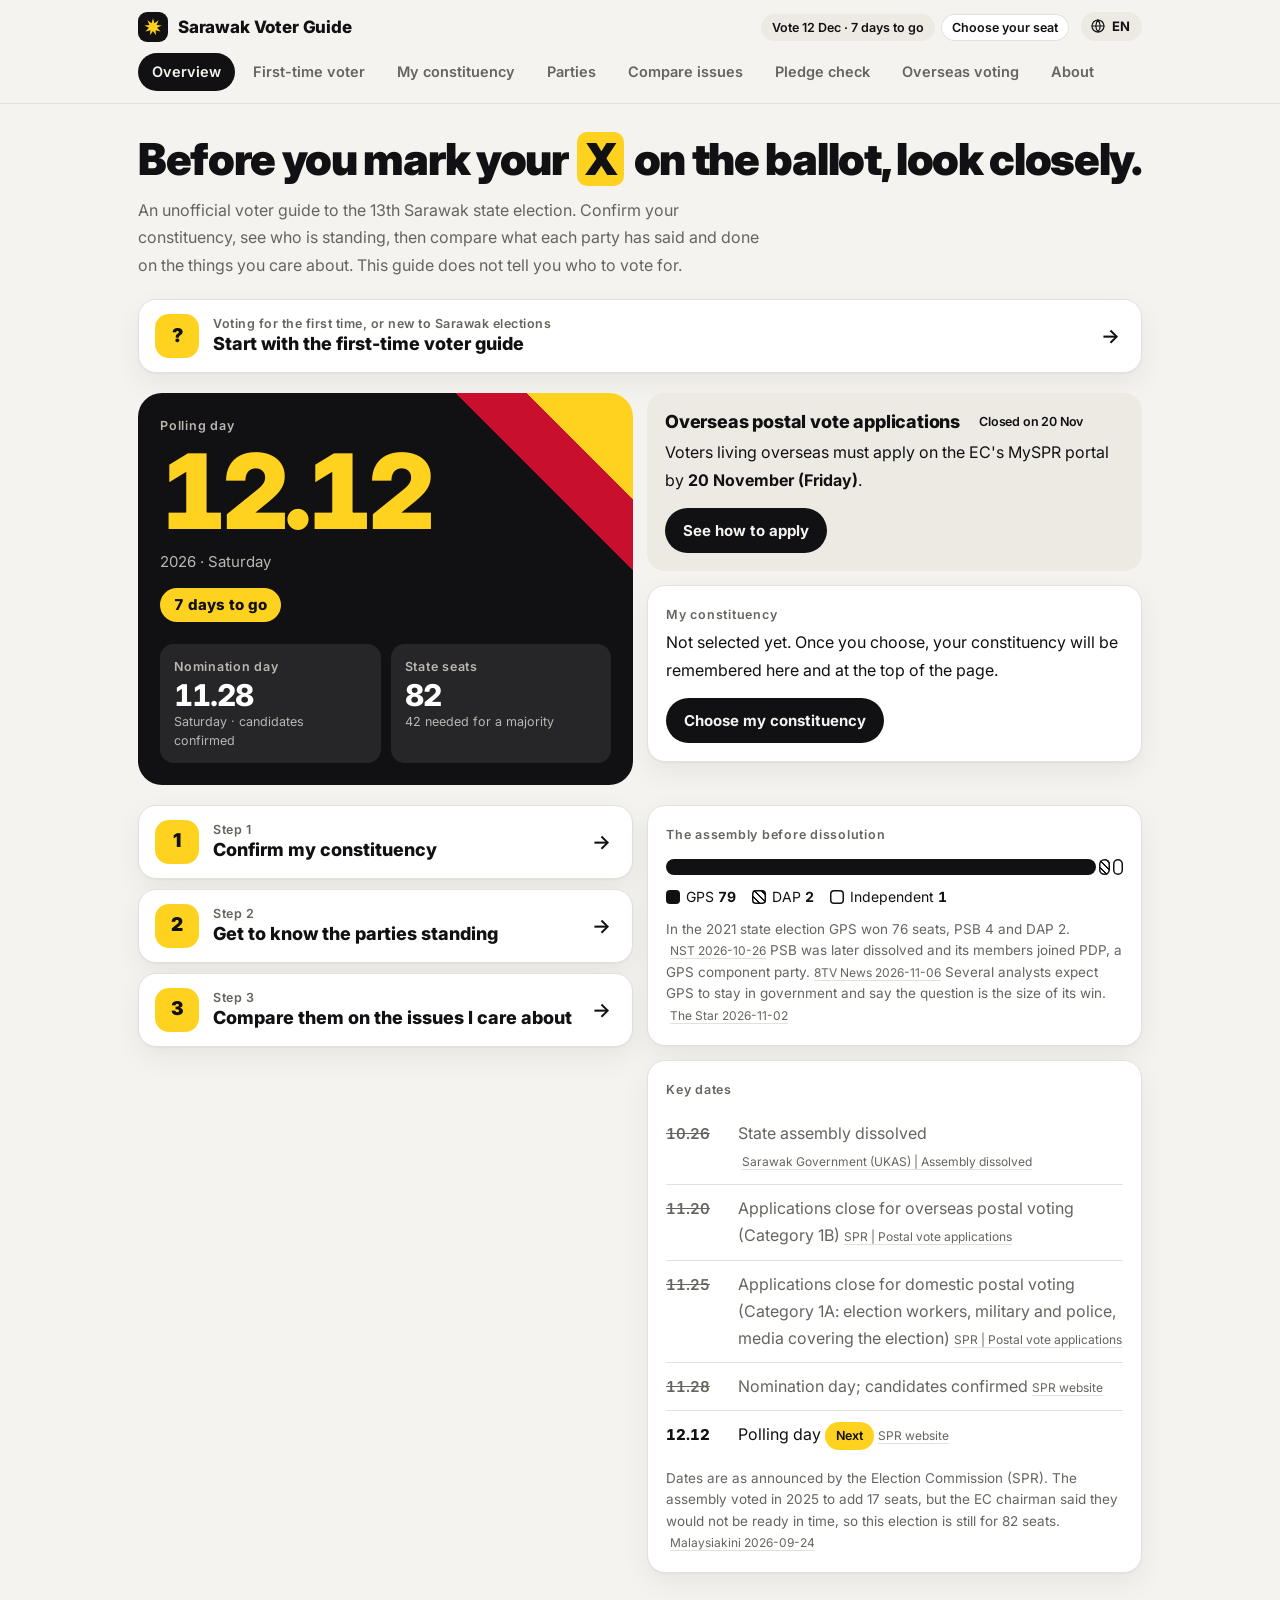
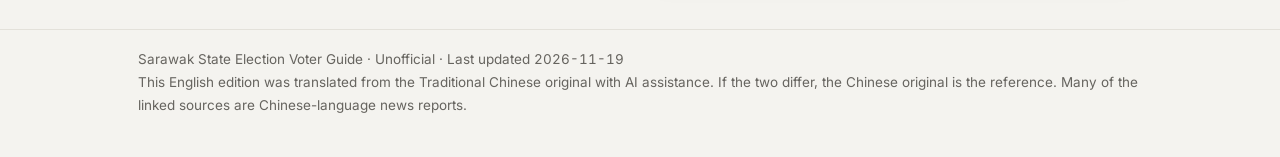
<file: en/index.html>
<!DOCTYPE html>
<html lang="en">
<head>
<meta charset="utf-8">
<meta name="viewport" content="width=device-width, initial-scale=1">
<title>Sarawak State Election Voter Guide</title>
<meta name="description" content="A voter guide for Sarawakians: a first-time voter guide, constituency lookup, what each party says and the criticism it faces, issue comparison, pledge check and overseas voting. Compiled by an individual, unofficial, every item sourced.">
<meta property="og:title" content="Sarawak State Election Voter Guide">
<meta property="og:description" content="A voter guide for Sarawakians: a first-time voter guide, constituency lookup, what each party says and the criticism it faces, issue comparison, pledge check and overseas voting. Compiled by an individual, unofficial, every item sourced.">
<meta property="og:type" content="website">
<meta property="og:url" content="https://bernard-02.github.io/sarawak-election/en/">
<meta property="og:locale" content="en_GB">
<link rel="canonical" href="https://bernard-02.github.io/sarawak-election/en/">
<link rel="alternate" hreflang="zh-Hant" href="https://bernard-02.github.io/sarawak-election/">
<link rel="alternate" hreflang="zh-Hans" href="https://bernard-02.github.io/sarawak-election/zh-hans/">
<link rel="alternate" hreflang="en" href="https://bernard-02.github.io/sarawak-election/en/">
<link rel="alternate" hreflang="ms" href="https://bernard-02.github.io/sarawak-election/ms/">
<link rel="alternate" hreflang="x-default" href="https://bernard-02.github.io/sarawak-election/">
<meta name="twitter:card" content="summary">
<link rel="preconnect" href="https://fonts.googleapis.com">
<link rel="preconnect" href="https://fonts.gstatic.com" crossorigin>
<link href="https://fonts.googleapis.com/css2?family=Inter:wght@400;500;600;700;900&display=swap" rel="stylesheet">
<style>
/* Layout idea: a tabbed dashboard in the Sarawak flag's black, yellow and red. Black carries the type
   and the one loud element (the polling-day card with the flag's diagonal bands); yellow marks what
   the reader has chosen; red is kept for deadlines. Parties are never given a colour. */
:root{
  --paper:#F4F3EF; --surface:#FFFFFF; --ink:#111113; --muted:#66645F; --line:#E3E1DA; --chip:#ECEAE3;
  --accent:#FFD21F; --accent-soft:#FFF3BF; --on-accent:#111113;
  --red:#C8102E; --red-soft:#FCE9EB; --on-red:#FFFFFF;
  --hero-bg:#111113; --hero-ink:#FFFFFF; --hero-muted:#B9B7B0; --hero-tile:rgba(255,255,255,.09);
  --flag-red:#C8102E; --flag-yellow:#FFD21F;
  --shadow:0 1px 2px rgba(17,17,19,.04),0 10px 28px rgba(17,17,19,.06);
  --display:"Inter","Noto Sans TC","PingFang TC","Microsoft JhengHei",system-ui,sans-serif;
  --body:"Inter","Noto Sans TC","PingFang TC","Microsoft JhengHei",system-ui,sans-serif;
  --mono:"Inter","Noto Sans TC","PingFang TC","Microsoft JhengHei",system-ui,sans-serif;
  --r:18px;
  color-scheme:light;
}
@media (prefers-color-scheme:dark){
  :root:not([data-theme="light"]){
    --paper:#0E0E0F; --surface:#19191B; --ink:#F5F4EF; --muted:#A5A39C; --line:#2D2D30; --chip:#262628;
    --accent:#FFD21F; --accent-soft:#3B3310; --on-accent:#111113;
    --red:#FF6170; --red-soft:#3A161B; --on-red:#111113;
    --hero-bg:#202023; --hero-ink:#FFFFFF; --hero-muted:#B9B7B0; --hero-tile:rgba(255,255,255,.08);
    --shadow:0 1px 2px rgba(0,0,0,.3),0 10px 28px rgba(0,0,0,.35);
    color-scheme:dark;
  }
}
:root[data-theme="dark"]{
  --paper:#0E0E0F; --surface:#19191B; --ink:#F5F4EF; --muted:#A5A39C; --line:#2D2D30; --chip:#262628;
  --accent:#FFD21F; --accent-soft:#3B3310; --on-accent:#111113;
  --red:#FF6170; --red-soft:#3A161B; --on-red:#111113;
  --hero-bg:#202023; --hero-ink:#FFFFFF; --hero-muted:#B9B7B0; --hero-tile:rgba(255,255,255,.08);
  --shadow:0 1px 2px rgba(0,0,0,.3),0 10px 28px rgba(0,0,0,.35);
  color-scheme:dark;
}
*{box-sizing:border-box}
@media (prefers-reduced-motion:reduce){*{transition:none!important;animation:none!important}}
body{margin:0;background:var(--paper);color:var(--ink);font-family:var(--body);font-size:16px;line-height:1.7;-webkit-text-size-adjust:100%;-webkit-font-smoothing:antialiased}
a{color:var(--ink);text-decoration-color:var(--accent);text-decoration-thickness:2px;text-underline-offset:3px}
a:hover{color:var(--red)}
:focus-visible{outline:3px solid var(--ink);outline-offset:2px;border-radius:6px}
.wrap{max-width:1040px;margin:0 auto;padding:0 18px}
h1,h2,h3{font-family:var(--display);text-wrap:balance;margin:0;line-height:1.25;letter-spacing:-.01em}
p{margin:0}
.num,.count,.dates .d,.seatlist .n,.seatcard .code,.hero .big,.hero-stats .v{font-variant-numeric:tabular-nums}
.num{font-family:var(--mono)}
.muted{color:var(--muted)}
.small{font-size:13.5px;line-height:1.6}

/* header */
.top{position:sticky;top:0;z-index:5;background:var(--paper);border-bottom:1px solid var(--line)}
@supports (backdrop-filter:blur(8px)) or (-webkit-backdrop-filter:blur(8px)){
  .top{background:color-mix(in srgb,var(--paper) 82%,transparent);-webkit-backdrop-filter:saturate(1.5) blur(14px);backdrop-filter:saturate(1.5) blur(14px)}
}
.top .row1{display:flex;flex-wrap:wrap;align-items:center;gap:8px 12px;padding-top:12px}
.brand{display:inline-flex;align-items:center;gap:10px;font-weight:800;font-size:17px;letter-spacing:-.01em;text-decoration:none;color:var(--ink);margin-right:auto}
.brand:hover{color:var(--ink)}
.brand .mark{width:30px;height:30px;border-radius:9px;background:var(--hero-bg);display:grid;place-items:center;flex:none}
.brand .mark svg{width:20px;height:20px;fill:var(--flag-yellow)}
.status{display:flex;flex-wrap:wrap;gap:6px}
.tabs{display:flex;gap:4px;overflow-x:auto;padding:10px 0 12px;scrollbar-width:none}
.tabs::-webkit-scrollbar{display:none}
.tabs a{flex:none;font-size:14.5px;font-weight:600;text-decoration:none;color:var(--muted);padding:7px 14px;border-radius:999px;transition:background .15s,color .15s}
.tabs a:hover{color:var(--ink);background:var(--chip)}
.tabs a[aria-current="page"]{color:var(--paper);background:var(--ink)}

/* pills */
.pill{display:inline-flex;align-items:center;gap:6px;font-size:12.5px;font-weight:600;padding:3px 11px;border-radius:999px;white-space:nowrap;text-decoration:none}
.pill.crit{background:var(--red);color:var(--on-red)}
.pill.warn{background:var(--accent);color:var(--on-accent)}
.pill.ok,.pill.plain{background:var(--chip);color:var(--ink)}
.pill.line{background:var(--surface);color:var(--ink);box-shadow:inset 0 0 0 1px var(--line)}
a.pill.line:hover{color:var(--ink);box-shadow:inset 0 0 0 1px var(--ink)}

/* views */
.view{display:none;padding:28px 0 56px}
.view.on{display:block;animation:rise .28s ease-out}
@keyframes rise{from{opacity:.4;transform:translateY(6px)}to{opacity:1;transform:none}}
.view > .wrap > h1{font-size:clamp(30px,7.5vw,44px);font-weight:900;letter-spacing:-.03em}
.view > .wrap > h1 .hl{background:var(--accent);color:var(--on-accent);border-radius:10px;padding:0 .18em;margin:0 .06em}
.view > .wrap > .sub{margin-top:10px;color:var(--muted);max-width:40em}
.grid{display:grid;grid-template-columns:repeat(auto-fit,minmax(min(100%,300px),1fr));gap:14px;margin-top:20px;align-items:start}
.two{display:grid;gap:18px;margin-top:20px;align-items:start}
@media (min-width:820px){.two{grid-template-columns:minmax(0,5fr) minmax(0,6fr)}.two.narrow-left{grid-template-columns:minmax(0,4fr) minmax(0,7fr)}.sticky{position:sticky;top:118px}}
.stack{display:flex;flex-direction:column;gap:14px}
.card{background:var(--surface);border:1px solid var(--line);border-radius:var(--r);padding:18px;box-shadow:var(--shadow)}
.card h3{font-size:18px;font-weight:800}
.k{font-size:12.5px;font-weight:600;letter-spacing:.06em;color:var(--muted)}
.btn{display:inline-flex;align-items:center;gap:8px;font:inherit;font-weight:700;font-size:15px;text-decoration:none;padding:10px 18px;border-radius:999px;background:var(--ink);color:var(--paper);border:0;cursor:pointer;transition:transform .15s}
.btn:hover{color:var(--paper);transform:translateY(-1px)}
.btn.ghost{background:transparent;color:var(--ink);box-shadow:inset 0 0 0 1.5px var(--ink)}
.btn.ghost:hover{color:var(--ink);background:var(--chip)}
.btnrow{display:flex;flex-wrap:wrap;gap:10px;margin-top:14px}

/* polling-day card: the one loud element */
.hero{position:relative;overflow:hidden;border-radius:24px;padding:22px;color:var(--hero-ink);min-height:320px;display:flex;flex-direction:column;justify-content:space-between;gap:22px;
  background:linear-gradient(45deg,transparent 0 80%,var(--flag-red) 80% 88%,var(--flag-yellow) 88% 100%),var(--hero-bg)}
.hero .k{color:var(--hero-muted)}
.hero .big{font-size:clamp(68px,20vw,104px);font-weight:900;letter-spacing:-.05em;line-height:.95;color:var(--flag-yellow);margin-top:6px}
.hero-sub{color:var(--hero-muted);font-size:15px;margin-top:8px}
.hero .count{display:inline-block;margin-top:14px;background:var(--flag-yellow);color:#111113;font-weight:800;font-size:15px;padding:4px 14px;border-radius:999px}
.hero-stats{display:grid;grid-template-columns:1fr 1fr;gap:10px}
.hero-stats > div{background:var(--hero-tile);border-radius:14px;padding:12px 14px}
.hero-stats .v{font-size:30px;font-weight:800;letter-spacing:-.03em;line-height:1.2}
.hero-stats .s{font-size:12.5px;color:var(--hero-muted);line-height:1.5}

/* step links */
.go-list{display:flex;flex-direction:column;gap:10px}
.go{display:grid;grid-template-columns:44px 1fr 24px;align-items:center;gap:14px;background:var(--surface);border:1px solid var(--line);border-radius:var(--r);padding:14px 16px;text-decoration:none;color:var(--ink);box-shadow:var(--shadow);transition:transform .15s,border-color .15s}
.go:hover{color:var(--ink);transform:translateY(-2px);border-color:var(--ink)}
.go .n{width:44px;height:44px;border-radius:14px;background:var(--accent);color:var(--on-accent);display:grid;place-items:center;font-weight:900;font-size:19px}
.go .t{font-weight:800;font-size:18px;line-height:1.3}
.go .t small{display:block;font-size:12.5px;font-weight:600;color:var(--muted);letter-spacing:.04em}
.go .arr{font-size:20px;font-weight:600}

/* deadline notice */
.notice{background:var(--red-soft);border-radius:var(--r);padding:18px}
.notice.done{background:var(--chip)}
.notice h3{font-size:18px;font-weight:800;display:flex;flex-wrap:wrap;gap:8px;align-items:center}
ol.steps{margin:14px 0 0;padding:0;list-style:none;display:flex;flex-direction:column;gap:12px;counter-reset:s}
ol.steps li{counter-increment:s;display:grid;grid-template-columns:30px 1fr;gap:12px}
ol.steps li::before{content:counter(s);font-weight:800;width:30px;height:30px;border-radius:999px;background:var(--ink);color:var(--paper);display:grid;place-items:center;font-size:14px}

/* dates */
.dates{margin:10px 0 0;padding:0;list-style:none}
.dates li{display:grid;grid-template-columns:60px 1fr;gap:12px;padding:10px 0;border-top:1px solid var(--line);align-items:baseline}
.dates li:first-child{border-top:0}
.dates .d{font-weight:800;font-size:15px}
.dates li.past{color:var(--muted)}
.dates li.past .d{text-decoration:line-through;font-weight:600}

/* seat composition bar */
.bar{display:flex;gap:3px;height:16px;margin-top:14px}
.bar span{display:block;min-width:10px;border-radius:999px}
.sw-a{background:var(--ink)}
.sw-b{background:repeating-linear-gradient(45deg,var(--ink) 0 2px,transparent 2px 5px);box-shadow:inset 0 0 0 1.5px var(--ink)}
.sw-c{background:transparent;box-shadow:inset 0 0 0 1.5px var(--ink)}
.legend{display:flex;flex-wrap:wrap;gap:6px 16px;margin-top:10px;font-size:14px}
.legend i{display:inline-block;width:14px;height:14px;border-radius:4px;vertical-align:-2px;margin-right:6px}

/* constituency finder */
.field{display:block}
.field span{display:block;font-size:14px;font-weight:700;margin-bottom:8px}
input[type="search"]{width:100%;font:inherit;padding:12px 16px;border:1.5px solid var(--line);border-radius:14px;background:var(--surface);color:var(--ink);transition:border-color .15s}
input[type="search"]:focus{outline:0;border-color:var(--ink);box-shadow:0 0 0 3px var(--accent)}
.seatlist{margin-top:10px;max-height:300px;overflow-y:auto;border:1px solid var(--line);border-radius:var(--r);background:var(--surface);padding:6px}
@media (min-width:820px){.seatlist{max-height:520px}}
.seatlist button{display:grid;grid-template-columns:50px 1fr;gap:8px;width:100%;text-align:left;font:inherit;color:var(--ink);background:transparent;border:0;border-radius:12px;padding:9px 12px;cursor:pointer;align-items:baseline}
.seatlist button:hover{background:var(--chip)}
.seatlist button[aria-selected="true"]{background:var(--accent);color:var(--on-accent)}
.seatlist button[aria-selected="true"] .muted{color:inherit;opacity:.75}
.seatlist .n{font-weight:800;font-size:14px}
.seatlist .empty{padding:14px;color:var(--muted)}
.seatcard{background:var(--surface);border:1px solid var(--line);border-radius:var(--r);box-shadow:var(--shadow);overflow:hidden}
.seatcard header{display:flex;justify-content:space-between;align-items:flex-start;gap:12px;padding:20px 18px 14px}
.seatcard header .code{flex:none;background:var(--accent);color:var(--on-accent);font-weight:800;font-size:15px;border-radius:999px;padding:4px 14px}
.seatcard h3{font-size:30px;font-weight:900;letter-spacing:-.03em;margin-top:2px}
.seatcard .zh{color:var(--muted);font-size:15px}
.seatcard dl{margin:0;padding:0 18px 8px}
.seatcard dl > div{display:grid;grid-template-columns:104px 1fr;gap:12px;padding:12px 0;border-top:1px solid var(--line)}
.seatcard dt{font-size:13.5px;color:var(--muted);font-weight:600}
.seatcard dd{margin:0}
.seatcard ul{margin:0;padding-left:1.1em}
.seatcard .foot{padding:14px 18px;background:var(--chip)}

/* parties */
.tablewrap{overflow-x:auto;border:1px solid var(--line);border-radius:var(--r);background:var(--surface);box-shadow:var(--shadow);margin-top:20px}
table{border-collapse:collapse;width:100%;min-width:560px;font-size:14.5px}
th,td{text-align:left;padding:12px 16px;border-top:1px solid var(--line);vertical-align:top}
thead th{border-top:0;font-size:12.5px;letter-spacing:.06em;color:var(--muted);font-weight:600;white-space:nowrap}
tbody th{font-weight:800;white-space:nowrap}
tbody th small{display:block;font-weight:600;font-size:12px;color:var(--muted)}
tbody tr{cursor:pointer;transition:background .15s}
tbody tr:hover{background:var(--chip)}
tbody tr[aria-selected="true"]{background:var(--accent-soft);box-shadow:inset 5px 0 0 var(--accent)}
.party{background:var(--surface);border:1px solid var(--line);border-radius:var(--r);box-shadow:var(--shadow);overflow:hidden}
.party > header{padding:20px 18px;border-bottom:1px solid var(--line)}
.party > header h3{font-size:24px;font-weight:900;letter-spacing:-.02em}
.party > header .abbr{display:inline-block;font-size:13px;font-weight:700;letter-spacing:0;background:var(--chip);border-radius:999px;padding:2px 10px;margin-left:8px;vertical-align:3px}
.party .cols{display:grid;gap:0}
.party .blk{padding:18px}
.party .blk + .blk{border-top:1px solid var(--line)}
@media (min-width:820px){.party .cols{grid-template-columns:repeat(3,1fr)}.party .blk + .blk{border-top:0;border-left:1px solid var(--line)}}
.meta{display:flex;flex-wrap:wrap;gap:6px;margin-top:8px}
.blk h4{margin:0 0 10px;font-family:var(--body);font-size:12.5px;font-weight:600;letter-spacing:.06em;color:var(--muted)}
.blk ul{margin:0;padding:0;list-style:none;display:flex;flex-direction:column;gap:10px}
.blk li{padding-left:16px;position:relative}
.blk li::before{content:"";position:absolute;left:0;top:.68em;width:7px;height:7px;background:var(--ink);border-radius:999px}
.blk.crit li::before{background:transparent;box-shadow:inset 0 0 0 1.5px var(--muted)}
.src{display:inline-block;font-size:12px;line-height:1.5;color:var(--muted);text-decoration:underline;text-decoration-color:var(--line);text-decoration-thickness:1px;margin-left:4px;white-space:nowrap}
.src:hover{color:var(--red)}

/* chips */
.chips{display:flex;flex-wrap:wrap;gap:8px;margin-top:10px}
.chip{display:inline-flex;align-items:center;gap:8px;font:inherit;font-size:15px;font-weight:600;color:var(--ink);background:var(--surface);border:1.5px solid var(--line);border-radius:999px;padding:6px 14px 6px 7px;cursor:pointer;transition:background .15s,border-color .15s}
.chip:hover{border-color:var(--ink)}
.chip .box{position:relative;width:22px;height:22px;border:1.5px solid var(--ink);border-radius:7px;flex:none}
.chip[aria-pressed="true"]{border-color:var(--accent);background:var(--accent);color:var(--on-accent)}
.chip[aria-pressed="true"] .box{border-color:var(--on-accent)}
.chip[aria-pressed="true"] .box::before,.chip[aria-pressed="true"] .box::after{content:"";position:absolute;left:50%;top:50%;width:15px;height:3px;margin:-1.5px 0 0 -7.5px;background:var(--on-accent);border-radius:2px;transform:rotate(45deg)}
.chip[aria-pressed="true"] .box::after{transform:rotate(-45deg)}
.chip.role{padding:6px 14px}
.chip.role[aria-pressed="true"]{background:var(--ink);color:var(--paper);border-color:var(--ink)}
.label{font-size:14px;font-weight:700}

/* issues */
.issue{background:var(--surface);border:1px solid var(--line);border-radius:var(--r);box-shadow:var(--shadow);overflow:hidden}
.issue > header{padding:16px 18px;border-bottom:1px solid var(--line)}
.issue > header h3{font-size:20px;font-weight:900;letter-spacing:-.02em}
.issue .row{display:grid;grid-template-columns:92px 1fr;gap:12px;padding:14px 18px;border-top:1px solid var(--line)}
.issue .row:first-of-type{border-top:0}
.issue .row .who{font-weight:800;font-size:14.5px;line-height:1.4}
.issue .row .who small{display:block;font-weight:600;font-size:12px;color:var(--muted)}
.issue .row ul{margin:0;padding:0;list-style:none;display:flex;flex-direction:column;gap:6px}
.issue .row .none{color:var(--muted);font-size:14px}
.issue .ctx{padding:14px 18px;background:var(--chip);font-size:14px}
.nosel{padding:22px;border:1.5px dashed var(--line);border-radius:var(--r);color:var(--muted);text-align:center}

/* misc */
.todo{margin:12px 0 0;padding:0;list-style:none;display:flex;flex-direction:column;gap:12px}
.todo li{display:grid;grid-template-columns:22px 1fr;gap:12px;align-items:start}
.todo li::before{content:"";width:20px;height:20px;border:1.5px solid var(--ink);border-radius:7px;margin-top:4px}
.plain-list{margin:12px 0 0;padding-left:1.2em;display:flex;flex-direction:column;gap:8px}
footer{padding:18px 0 40px;border-top:1px solid var(--line);color:var(--muted);font-size:13.5px}
@media (max-width:420px){
  .seatcard dl > div{grid-template-columns:1fr;gap:2px}
  .issue .row{grid-template-columns:1fr;gap:4px}
}

/* party badge: abbreviation until an official mark is supplied */
.badge{width:44px;height:44px;border-radius:12px;background:var(--chip);color:var(--ink);display:grid;place-items:center;font-weight:800;font-size:12px;letter-spacing:.01em;flex:none;overflow:hidden;line-height:1}
.badge.sm{width:34px;height:34px;border-radius:10px;font-size:10.5px}
.badge.lg{width:56px;height:56px;border-radius:16px;font-size:14px}
.badge img{width:100%;height:100%;object-fit:contain;background:#FFFFFF;padding:3px}
.pname{display:flex;align-items:center;gap:10px}
.phead{display:flex;align-items:center;gap:14px}
.phead strong{display:block;font-weight:800;font-size:17px;line-height:1.3}
.phead small{display:block;font-weight:600;font-size:12px;color:var(--muted)}

/* single-pick chips + role chips */
.chip.pick{padding:6px 14px}
.chip.pick[aria-pressed="true"]{background:var(--ink);color:var(--paper);border-color:var(--ink)}
.chip .dot{width:9px;height:9px;border-radius:999px;background:var(--accent);box-shadow:0 0 0 1.5px var(--ink);flex:none}
.chip.role[aria-pressed="true"]{background:var(--accent);color:var(--on-accent);border-color:var(--accent)}
.controls{display:grid;gap:18px;margin-top:20px}
@media (min-width:820px){.controls{grid-template-columns:1fr 1fr 1fr}}

/* side-by-side comparison, one column per party */
.cmp-title{font-size:26px;font-weight:900;letter-spacing:-.02em;margin-top:28px}
.swipe-hint{margin-top:6px}
.cmp{display:grid;grid-auto-flow:column;grid-auto-columns:82%;gap:0 12px;overflow-x:auto;padding:6px 2px 16px;margin:10px -2px 0;scroll-snap-type:x proximity;-webkit-overflow-scrolling:touch}
@media (min-width:560px){.cmp{grid-auto-columns:minmax(236px,1fr)}}
.col{display:flex;flex-direction:column;background:var(--surface);border:1px solid var(--line);border-radius:var(--r);box-shadow:var(--shadow);scroll-snap-align:start;overflow:hidden}
@supports (grid-template-rows:subgrid){
  .cmp{grid-template-rows:auto auto auto auto}
  .col{grid-row:1 / span 4;display:grid;grid-template-rows:subgrid}
}
.col > header{padding:16px;border-bottom:1px solid var(--line);display:flex;flex-direction:column;gap:12px;align-items:flex-start}
.col .sec{padding:14px 16px;border-bottom:1px solid var(--line)}
.col .sec h4{margin:0 0 8px;font-size:12.5px;font-weight:600;letter-spacing:.06em;color:var(--muted)}
.col .sec ul{margin:0;padding:0;list-style:none;display:flex;flex-direction:column;gap:10px}
.col .sec .none{color:var(--muted);font-size:14px}
.col > footer{padding:12px 16px;font-size:14px;font-weight:700}
.ctxcard{margin-top:4px;background:var(--chip);border-radius:var(--r);padding:16px 18px;font-size:14.5px}

/* pledge check */
.tiles{display:grid;grid-template-columns:repeat(auto-fit,minmax(138px,1fr));gap:10px;margin-top:20px}
.tile{font:inherit;text-align:left;background:var(--surface);border:1.5px solid var(--line);border-radius:var(--r);padding:14px;cursor:pointer;color:var(--ink);display:flex;flex-direction:column;gap:6px;transition:border-color .15s}
.tile:hover{border-color:var(--ink)}
.tile[aria-pressed="true"]{border-color:var(--ink);box-shadow:inset 0 0 0 1.5px var(--ink)}
.tile b{font-size:36px;font-weight:900;letter-spacing:-.04em;line-height:1;font-variant-numeric:tabular-nums}
.tile span{font-size:13.5px;font-weight:600;line-height:1.35;display:flex;gap:8px;align-items:flex-start}
.tile i{display:block;width:14px;height:14px;border-radius:4px;flex:none;margin-top:2px}
.bar5{display:flex;gap:3px;height:16px;margin-top:14px}
.bar5 span{display:block;min-width:10px;border-radius:999px}
.sw-done{background:var(--ink)}
.sw-prog{background:var(--accent)}
.sw-mixed{background:repeating-linear-gradient(45deg,var(--accent) 0 4px,var(--accent-soft) 4px 8px)}
.sw-not{background:var(--red)}
.sw-na{background:var(--chip);box-shadow:inset 0 0 0 1.5px var(--line)}
.sw-all{background:transparent;box-shadow:inset 0 0 0 1.5px var(--ink)}
.pill.st{white-space:normal;line-height:1.4;border-radius:12px;padding:3px 11px}
.pill.s-done{background:var(--ink);color:var(--paper)}
.pill.s-prog{background:var(--accent);color:var(--on-accent)}
.pill.s-mixed{background:var(--accent-soft);color:var(--ink);box-shadow:inset 0 0 0 1.5px var(--accent)}
.pill.s-not{background:var(--red);color:var(--on-red)}
.pill.s-na{background:var(--chip);color:var(--muted)}
.pl{background:var(--surface);border:1px solid var(--line);border-radius:var(--r);box-shadow:var(--shadow);overflow:hidden;scroll-margin-top:132px}
.pl > header{display:grid;grid-template-columns:44px 1fr;gap:14px;padding:16px 18px;align-items:start}
.pl-n{width:44px;height:44px;border-radius:14px;background:var(--chip);display:grid;place-items:center;font-weight:900;font-size:17px;font-variant-numeric:tabular-nums}
.pl h3{font-size:18px;font-weight:800;line-height:1.35}
.pl .ms{font-size:12.5px;color:var(--muted);line-height:1.5;margin-top:2px}
.pl .tags{display:flex;flex-wrap:wrap;gap:6px;margin-top:10px}
.pl .cols{display:grid;border-top:1px solid var(--line)}
.pl .blk{padding:16px 18px}
.pl .blk + .blk{border-top:1px solid var(--line)}
@media (min-width:820px){.pl .cols.split{grid-template-columns:1fr 1fr}.pl .cols.split .blk + .blk{border-top:0;border-left:1px solid var(--line)}}
.col .sec li .pill{margin-left:2px;vertical-align:1px}

/* first-time voter guide */
.guide h2{font-size:22px;font-weight:900;letter-spacing:-.02em;margin-top:34px}
.guide h2 + .grid, .guide h2 + .card, .guide h2 + .two{margin-top:14px}
.qa h3{font-size:17px;font-weight:800}
.qa p{margin-top:6px}
ol.flow{margin:0;padding:0;list-style:none;counter-reset:f;display:flex;flex-direction:column}
ol.flow li{counter-increment:f;display:grid;grid-template-columns:36px 1fr;gap:14px;padding:14px 0;border-top:1px solid var(--line);align-items:start}
ol.flow li:first-child{border-top:0;padding-top:4px}
ol.flow li::before{content:counter(f);width:36px;height:36px;border-radius:12px;background:var(--accent);color:var(--on-accent);display:grid;place-items:center;font-weight:900;font-size:16px}
ol.flow b{display:block;font-weight:800}
dl.gloss{margin:0;display:grid;gap:0}
dl.gloss > div{display:grid;grid-template-columns:120px 1fr;gap:14px;padding:12px 0;border-top:1px solid var(--line)}
dl.gloss > div:first-child{border-top:0;padding-top:4px}
dl.gloss dt{font-weight:800}
dl.gloss dd{margin:0}
@media (max-width:420px){dl.gloss > div{grid-template-columns:1fr;gap:2px}}

/* language menu */
.lang{position:relative}
.lang-btn{display:inline-flex;align-items:center;gap:6px;font:inherit;font-size:13px;font-weight:700;line-height:1.3;color:var(--ink);background:var(--chip);border:0;border-radius:999px;padding:6px 12px 6px 9px;cursor:pointer}
.lang-btn svg{width:16px;height:16px;fill:none;stroke:currentColor;stroke-width:1.8;stroke-linecap:round}
.lang-menu{display:none;position:absolute;right:0;top:calc(100% + 6px);z-index:6;min-width:172px;padding:6px;background:var(--surface);border:1px solid var(--line);border-radius:14px;box-shadow:var(--shadow)}
.lang.open .lang-menu{display:block}
.lang-menu a{display:flex;justify-content:space-between;gap:12px;padding:9px 12px;border-radius:9px;font-size:14.5px;font-weight:600;color:var(--ink);text-decoration:none}
.lang-menu a:hover{background:var(--chip)}
.lang-menu a[aria-current="true"]{font-weight:800}
.lang-menu a[aria-current="true"]::after{content:"\2713"}
@media (min-width:820px){.lang{order:3}}
/* English and Malay words are longer than Chinese ones */
body{overflow-wrap:break-word}
/* long labels wrap instead of pushing the page wider than the screen */
.src{max-width:100%;white-space:normal}
.pill{white-space:normal}
.status .pill{white-space:nowrap}
.two > *,.grid > *,.stack > *{min-width:0}
</style>
</head>
<body>

<header class="top">
  <div class="wrap">
    <div class="row1">
      <a class="brand" href="#overview"><span class="mark"><svg viewBox="0 0 24 24" aria-hidden="true"><polygon points="12.00,1.50 13.68,7.40 18.75,3.96 16.24,9.55 22.34,10.18 16.83,12.85 21.09,17.25 15.15,15.75 15.59,21.87 12.00,16.90 8.41,21.87 8.85,15.75 2.91,17.25 7.17,12.85 1.66,10.18 7.76,9.55 5.25,3.96 10.32,7.40"/></svg></span>Sarawak Voter Guide</a>
      <div class="lang"><button type="button" class="lang-btn" aria-haspopup="true" aria-expanded="false" aria-label="Language: English"><svg viewBox="0 0 24 24" aria-hidden="true"><circle cx="12" cy="12" r="9"/><path d="M3 12h18M12 3a14 14 0 0 1 0 18M12 3a14 14 0 0 0 0 18"/></svg><span>EN</span></button><nav class="lang-menu" aria-label="Language"><a href="../" data-href="../" lang="zh-Hant" hreflang="zh-Hant">繁體中文</a><a href="../zh-hans/" data-href="../zh-hans/" lang="zh-Hans" hreflang="zh-Hans">简体中文</a><a href="../en/" data-href="../en/" lang="en" hreflang="en" aria-current="true">English</a><a href="../ms/" data-href="../ms/" lang="ms" hreflang="ms">Bahasa Melayu</a></nav></div>
      <div class="status">
        <span class="pill plain" id="hd-count"></span>
        <a class="pill line" id="hd-seat" href="#seat"></a>
      </div>
    </div>
    <nav class="tabs" aria-label="Main sections">
      <a href="#overview" data-view="overview">Overview</a>
      <a href="#guide" data-view="guide">First-time voter</a>
      <a href="#seat" data-view="seat">My constituency</a>
      <a href="#parties" data-view="parties">Parties</a>
      <a href="#issues" data-view="issues">Compare issues</a>
      <a href="#pledges" data-view="pledges">Pledge check</a>
      <a href="#overseas" data-view="overseas">Overseas voting</a>
      <a href="#about" data-view="about">About</a>
    </nav>
  </div>
</header>

<main>
<!-- ============ 總覽 ============ -->
<section class="view" id="v-overview">
  <div class="wrap">
    <h1>Before you mark your <span class="hl">X</span> on the ballot, look closely.</h1>
    <p class="sub">An unofficial voter guide to the 13th Sarawak state election. Confirm your constituency, see who is standing, then compare what each party has said and done on the things you care about. This guide does not tell you who to vote for.</p>

    <nav class="go-list" style="margin-top:20px" aria-label="Start here for new voters">
      <a class="go" href="#guide"><span class="n">?</span><span class="t"><small>Voting for the first time, or new to Sarawak elections</small>Start with the first-time voter guide</span><span class="arr" aria-hidden="true">→</span></a>
    </nav>

    <div class="grid">
      <div class="hero" aria-label="Election dates at a glance">
        <div>
          <div class="k">Polling day</div>
          <div class="big">12.12</div>
          <div class="hero-sub">2026 · Saturday</div>
          <div class="count" id="count-poll"></div>
        </div>
        <div class="hero-stats">
          <div><div class="k">Nomination day</div><div class="v">11.28</div><div class="s">Saturday · candidates confirmed</div></div>
          <div><div class="k">State seats</div><div class="v">82</div><div class="s">42 needed for a majority</div></div>
        </div>
      </div>

      <div class="stack">
        <div class="notice" id="ov-postal">
          <h3>Overseas postal vote applications <span class="pill crit" data-postal-pill>Closes 20 Nov</span></h3>
          <p style="margin-top:6px">Voters living overseas must apply on the EC's MySPR portal by  <b>20 November (Friday)</b>.</p>
          <div class="btnrow"><a class="btn" href="#overseas">See how to apply</a></div>
        </div>
        <div class="card" id="ov-seat"></div>
      </div>
    </div>

    <div class="grid">
      <nav class="go-list" aria-label="Start here">
        <a class="go" href="#seat"><span class="n">1</span><span class="t"><small>Step 1</small>Confirm my constituency</span><span class="arr" aria-hidden="true">→</span></a>
        <a class="go" href="#parties"><span class="n">2</span><span class="t"><small>Step 2</small>Get to know the parties standing</span><span class="arr" aria-hidden="true">→</span></a>
        <a class="go" href="#issues"><span class="n">3</span><span class="t"><small>Step 3</small>Compare them on the issues I care about</span><span class="arr" aria-hidden="true">→</span></a>
      </nav>

      <div class="stack">
        <div class="card">
          <div class="k">The assembly before dissolution</div>
          <div class="bar" role="img" aria-label="Seats before dissolution: GPS 79, DAP 2, independent 1">
            <span class="sw-a" style="flex:79"></span><span class="sw-b" style="flex:2"></span><span class="sw-c" style="flex:1"></span>
          </div>
          <div class="legend">
            <span><i class="sw-a"></i>GPS <b class="num">79</b></span>
            <span><i class="sw-b"></i>DAP <b class="num">2</b></span>
            <span><i class="sw-c"></i>Independent <b class="num">1</b></span>
          </div>
          <p class="small muted" style="margin-top:10px">In the 2021 state election GPS won 76 seats, PSB 4 and DAP 2.<a class="src" data-s="nst_dom"></a> PSB was later dissolved and its members joined PDP, a GPS component party.<a class="src" data-s="tv8_psb"></a> Several analysts expect GPS to stay in government and say the question is the size of its win.<a class="src" data-s="star"></a></p>
        </div>
        <div class="card">
          <div class="k">Key dates</div>
          <ul class="dates" id="date-list"></ul>
          <p class="small muted" style="margin-top:8px">Dates are as announced by the Election Commission (SPR). The assembly voted in 2025 to add 17 seats, but the EC chairman said they would not be ready in time, so this election is still for 82 seats.<a class="src" data-s="mk_99"></a></p>
        </div>
      </div>
    </div>
  </div>
</section>

<!-- ============ 新手指南 ============ -->
<section class="view guide" id="v-guide">
  <div class="wrap">
    <h1>Voting for the first time</h1>
    <p class="sub">For first-time voters and anyone unfamiliar with Sarawak elections. First understand what this election decides, then see what you need to do.</p>

    <h2>What this election decides</h2>
    <div class="grid qa">
      <div class="card">
        <h3>This is a state election, not a general election</h3>
        <p>You are electing the 82 members of the Sarawak State Legislative Assembly (DUN), and the result decides who forms the state government. The general election, which chooses Members of Parliament and decides the Prime Minister, is a separate election and is not part of this one.</p>
      </div>
      <div class="card">
        <h3>You vote only in your own constituency</h3>
        <p>Sarawak is divided into 82 state constituencies, and each elects one assembly member. You get one ballot paper and choose one candidate; the candidate with the most votes in the constituency wins.</p>
      </div>
      <div class="card">
        <h3>Who governs</h3>
        <p>The party or coalition that wins a majority (at least 42 seats) forms the state government, and its leader becomes Premier.<a class="src" data-s="wiki26"></a></p>
      </div>
      <div class="card">
        <h3>What is different this time</h3>
        <p>Voting at 18 and automatic voter registration took effect on 15 December 2021<a class="src" data-s="g_undi18"></a>, too late for the last state election three days later<a class="src" data-s="g_2021"></a>. So this is the first Sarawak state election in which 18- to 20-year-olds can vote. The electoral roll has grown from about 1.25 million at the last election to 2.059 million.<a class="src" data-s="g_2021"></a><a class="src" data-s="g_voters"></a></p>
      </div>
    </div>

    <h2>Do I need to register first?</h2>
    <div class="card qa">
      <p style="margin-top:0">You do not need to apply. Citizens aged 18 and over are registered as voters automatically.<a class="src" data-s="g_undi18"></a> But you should confirm two things: that your name is on the electoral roll for this election, and which constituency you are registered in. For both, the result shown by the EC's MySPR Semak is what counts.</p>
      <div class="btnrow">
        <a class="btn" href="https://mysprsemak.spr.gov.my/semakan/daftarPemilih" target="_blank" rel="noopener">Check on MySPR Semak</a>
        <a class="btn ghost" href="#seat">View my constituency here</a>
      </div>
    </div>

    <h2>Before polling day</h2>
    <div class="card">
      <ol class="flow">
        <li><div><b>Check your constituency and polling centre</b>Your constituency is the one on the electoral roll, which is not necessarily where you live now. MySPR Semak also shows your polling centre and a suggested time to vote.<a class="src" data-s="g_ic"></a></div></li>
        <li><div><b>See who is standing in your constituency</b>Candidates are only confirmed on nomination day, 28 November.<a class="src" data-s="spr"></a> After that, you can see them under “My constituency”.</div></li>
        <li><div><b>If you are away from Sarawak, decide how you will vote</b>Postal voting must be applied for in advance and has a deadline; if you have not applied, you have to return to your registered polling centre on polling day. Details are under “Overseas voting”.</div></li>
        <li><div><b>Think about what matters to you</b>Use “Compare issues” to set the parties' positions side by side, or see under “Pledge check” how much the governing GPS delivered last term.</div></li>
      </ol>
      <div class="btnrow">
        <a class="btn ghost" href="#overseas">Overseas voting</a>
        <a class="btn ghost" href="#issues">Compare issues</a>
        <a class="btn ghost" href="#pledges">Pledge check</a>
      </div>
    </div>

    <h2>What happens on polling day</h2>
    <div class="two">
      <div class="card">
        <ol class="flow">
          <li><div><b>Bring your identity card to the polling centre</b>Go to the polling centre where you are registered and find your voting stream (saluran).<a class="src" data-s="g_ic"></a></div></li>
          <li><div><b>Identity check</b>Hand your identity card to the first clerk and show both hands for inspection. The clerk will read out your name and identity card number; listen to make sure they are yours.<a class="src" data-s="g_steps"></a></div></li>
          <li><div><b>Indelible ink</b>A clerk will ask you to dip a finger in indelible election ink, which shows you have been issued a ballot paper.<a class="src" data-s="g_steps"></a></div></li>
          <li><div><b>Collect your ballot paper</b>A clerk will hand you one ballot paper.<a class="src" data-s="g_steps"></a></div></li>
          <li><div><b>Mark an X</b>At the voting booth, use a pen to mark an “X” in the blank space beside the name and symbol of the candidate you choose. Choose one only.<a class="src" data-s="g_steps"></a></div></li>
          <li><div><b>Put it in the ballot box</b>Fold the ballot paper and drop it in the ballot box. That is all.</div></li>
        </ol>
      </div>
      <div class="stack">
        <div class="card qa">
          <h3>Polling centre hours</h3>
          <p>Opening hours are not the same at every polling centre, so none are listed here. Before you set off, use the EC's  <a href="https://mysprsemak.spr.gov.my/semakan/daftarPemilih" target="_blank" rel="noopener">MySPR Semak</a>  to check the hours for your centre.</p>
        </div>
        <div class="card qa">
          <h3>On the day</h3>
          <ul class="plain-list">
            <li>You must bring your identity card.<a class="src" data-s="g_ic"></a></li>
            <li>Mobile phones may not be used in the voting stream; if you bring one, leave it in the place provided.<a class="src" data-s="g_phone"></a></li>
            <li>Do not wear or carry clothing, caps or face masks showing the name or symbol of a party or candidate, or you may be refused entry to the polling centre.<a class="src" data-s="g_dress"></a></li>
          </ul>
          <p class="small muted" style="margin-top:10px">The last two points come from reminders the EC issued for other recent elections. For this election, the rules are those the EC announces nearer the time.</p>
        </div>
      </div>
    </div>

    <h2>Common terms</h2>
    <div class="card">
      <dl class="gloss">
        <div><dt>DUN</dt><dd>The State Legislative Assembly. Its 82 members, also called ADUN, are who you are electing this time.</dd></div>
        <div><dt>N.09, P.195</dt><dd>Numbers beginning with N are state constituencies; those beginning with P are parliamentary constituencies. Only the N numbers matter this time.</dd></div>
        <div><dt>GPS, PH</dt><dd>Coalitions, each made up of several parties. Gabungan Parti Sarawak (GPS) currently governs the state; Pakatan Harapan (PH) is in opposition in Sarawak.</dd></div>
        <div><dt>Premier</dt><dd>The head of the Sarawak state government. Not the same as Malaysia's Prime Minister.</dd></div>
        <div><dt>Nomination day</dt><dd>The day candidates formally file their nominations. Only then is it certain who is standing in each constituency.</dd></div>
        <div><dt>Majority</dt><dd>The number of votes by which the winner beat the runner-up. The smaller the number, the closer the last contest was.</dd></div>
        <div><dt>MA63</dt><dd>The Malaysia Agreement 1963. Sarawak often cites it when pressing for autonomy and rights over its resources.</dd></div>
        <div><dt>NCR</dt><dd>Native customary rights land: land held by native communities under their customs.</dd></div>
      </dl>
    </div>
  </div>
</section>

<!-- ============ 我的選區 ============ -->
<section class="view" id="v-seat">
  <div class="wrap">
    <h1>My constituency</h1>
    <p class="sub">Your constituency is the one on the electoral roll, which is not necessarily where you live now. Confirm it with the EC's official search first, then come back and select it here.</p>
    <div class="two">
      <div class="stack">
        <div class="card">
          <h3>Step 1: Check the official system</h3>
          <p style="margin-top:6px">MySPR Semak is the EC's search system. Enter your identity card number to see the state constituency (DUN) and polling centre you are registered in.</p>
          <div class="btnrow"><a class="btn" href="https://mysprsemak.spr.gov.my/semakan/daftarPemilih" target="_blank" rel="noopener">Open MySPR Semak</a></div>
          <p class="small muted" style="margin-top:10px">Enter your identity card number only on the EC's own website. This page never asks for or stores any personal data.</p>
        </div>
        <div>
          <label class="field" for="seat-q"><span>Step 2: Find yours among the 82 state constituencies</span>
            <input id="seat-q" type="search" inputmode="search" autocomplete="off" placeholder="Number or name, e.g. 54 or Pelawan">
          </label>
          <div class="seatlist" id="seat-list" role="listbox" aria-label="State constituencies"></div>
        </div>
      </div>
      <div class="sticky">
        <article class="seatcard" id="seat-card" aria-live="polite"></article>
        <p class="small muted" style="margin-top:10px">Go by the constituency number and its official name. Assembly members and 2021 vote figures are compiled from Wikipedia<a class="src" data-s="wiki26"></a><a class="src" data-s="wiki21"></a>; where they differ, the EC's records prevail.</p>
      </div>
    </div>
  </div>
</section>

<!-- ============ 政黨 ============ -->
<section class="view" id="v-parties">
  <div class="wrap">
    <h1>Parties</h1>
    <p class="sub">Listed by seats held before dissolution; parties with no seats follow in alphabetical order of their abbreviations. Select a row for details. Every party gets the same three columns: latest moves, what they say, and record and outside criticism.</p>
    <div class="tablewrap">
      <table>
        <thead><tr><th scope="col">Party or coalition</th><th scope="col">Position</th><th scope="col">Seats before dissolution</th><th scope="col">Standing this time (as of 19 Nov)</th></tr></thead>
        <tbody id="party-rows"></tbody>
      </table>
    </div>
    <div style="margin-top:14px" id="party-panel" aria-live="polite"></div>
    <div class="card" style="margin-top:14px">
      <h3>Others</h3>
      <p style="margin-top:6px">Barisan Nasional (BN) has confirmed it will not contest.<a class="src" data-s="mk_bn"></a> Smaller parties such as Aspirasi have also indicated plans to contest.<a class="src" data-s="od_82"></a> Whether and where each party finally contests will only be certain on nomination day, 28 November.</p>
    </div>
  </div>
</section>

<!-- ============ 議題對照 ============ -->
<section class="view" id="v-issues">
  <div class="wrap">
    <h1>Compare issues</h1>
    <p class="sub">Pick an issue and set the parties' positions side by side, the way you would compare plans. This page will not work out “who you should vote for”.</p>

    <div class="card controls">
      <div>
        <p class="label" id="role-label">I am…</p>
        <div class="chips" id="role-chips" role="group" aria-labelledby="role-label"></div>
        <p class="small muted" style="margin-top:8px">Pick one and a yellow dot will mark the issues you may care about.</p>
      </div>
      <div>
        <p class="label" id="issue-label">Issue to compare</p>
        <div class="chips" id="issue-chips" role="group" aria-labelledby="issue-label"></div>
      </div>
      <div>
        <p class="label" id="pc-label">Parties to compare</p>
        <div class="chips" id="party-chips" role="group" aria-labelledby="pc-label"></div>
      </div>
    </div>

    <div id="cmp-head" aria-live="polite"></div>
    <p class="small muted swipe-hint">Swipe sideways to see every party. To compare two or three closely, remove the X from the others.</p>
    <div class="cmp" id="cmp"></div>
    <div id="cmp-ctx"></div>
    <p class="small muted" style="margin-top:14px;max-width:46em">The governing coalition has a record in office that can be checked; opposition parties do not, so the columns will not be equally full. This does not reflect a preference. Most parties have not yet published their 2026 manifestos, and the empty spaces will be filled in once they do.</p>
  </div>
</section>

<!-- ============ 承諾查核 ============ -->
<section class="view" id="v-pledges">
  <div class="wrap">
    <h1>Pledge check</h1>
    <p class="sub">GPS's 2021 state election manifesto made 34 pledges<a class="src" data-s="p_list"></a>; the Premier said at the time they would be delivered within five years<a class="src" data-s="p_5yrs"></a>. This page checks each one against the public record to see how far it has got.</p>

    <div class="grid">
      <div class="card">
        <div class="k">Read the limits first</div>
        <ul class="plain-list">
          <li>All 34 pledges are broad headings. This compilation obtained only the headings, not the detailed items in the manifesto booklet, so each is checked against the public figures and reports that could be found.</li>
          <li>Each rating is the compiler's judgement, not an official score. Sources are attached beside each item; please check them yourself.</li>
          <li>Only the governing GPS is checked, because only a governing party has the power to carry out its manifesto. Opposition manifestos never had the chance to be implemented and cannot be measured with the same yardstick.</li>
          <li>Health, defence and citizenship are largely federal matters, so there is a limit to what the state government can do. Those items are marked.</li>
        </ul>
      </div>
      <div class="card">
        <div class="k">What a civil society survey found</div>
        <p style="margin-top:10px">A public survey released in December 2024 by the civil society group Rise of Social Efforts (ROSE) found 9 of the 34 pledges rated dissatisfied, 3 of them very dissatisfied: no. 4 (customary land), no. 14 (telecommunications) and no. 15 (rural economy). ROSE stressed that the findings should not be taken as a final verdict.<a class="src" data-s="p_rose"></a></p>
        <p class="small muted" style="margin-top:8px">The original report could not be read in full, so only the 4 items confirmed in the report's summary are marked below.</p>
      </div>
    </div>

    <p class="label" style="margin-top:26px">Select a tile to filter</p>
    <div class="tiles" id="pl-tiles" role="group" aria-label="Filter by status"></div>
    <div class="bar5" id="pl-bar" role="img"></div>
    <p class="small muted" style="margin-top:10px;max-width:46em">The results are deliberately not reduced to a single percentage. The 34 pledges differ greatly in weight, and “progress made” does not mean “done”.</p>

    <p class="small muted" id="pl-rubric" style="margin-top:18px;max-width:46em"></p>
    <div class="stack" id="pl-list" style="margin-top:14px" aria-live="polite"></div>
  </div>
</section>

<!-- ============ 海外投票 ============ -->
<section class="view" id="v-overseas">
  <div class="wrap">
    <h1>Overseas voting</h1>
    <p class="sub">If you are overseas there are two routes: apply for a postal vote, or return to your own polling centre and vote in person on polling day.</p>
    <div class="two">
      <div class="notice" id="postal-box">
        <h3>Overseas postal voting (Category 1B)<span class="pill crit" data-postal-pill>Closes 20 Nov</span></h3>
        <p style="margin-top:8px">Applications are open from 26 October to  <b>20 November (Friday)</b>. The EC's page does not say what time applications close that day, so it is best not to leave it to the last minute.</p>
        <ol class="steps">
          <li><div>Register an account on the EC's MySPR portal.</div></li>
          <li><div>Log in and apply for a postal vote, choosing Category 1B (overseas).</div></li>
          <li><div>The EC's application page does not explain how the ballot paper is sent to you or how to return it. Watch for the EC's notification, or ask the postal voting unit directly: upup@spr.gov.my / +603 8892 7080.</div></li>
        </ol>
        <div class="btnrow">
          <a class="btn" href="https://myspr.spr.gov.my/login" target="_blank" rel="noopener">Apply on MySPR</a>
          <a class="btn ghost" href="https://spr.gov.my/permohonan-undi-pos-bagi-prudun-sarawak-ke13/" target="_blank" rel="noopener">The EC's official notice</a>
        </div>
        <p class="small muted" style="margin-top:12px">Eligibility and details are as announced by the EC.</p>
      </div>
      <div class="stack">
        <div class="card">
          <h3>If you have not applied for a postal vote</h3>
          <p style="margin-top:6px">You need to vote in person at your own polling centre on 12 December. You can find its location on the EC's MySPR Semak.</p>
          <div class="btnrow"><a class="btn ghost" href="https://mysprsemak.spr.gov.my/semakan/daftarPemilih" target="_blank" rel="noopener">Find my polling centre</a></div>
        </div>
        <div class="card">
          <h3>Before going home to vote</h3>
          <p style="margin-top:6px">Confirm your constituency first, then see who is standing there.</p>
          <div class="btnrow"><a class="btn ghost" href="#seat">Confirm my constituency</a></div>
        </div>
      </div>
    </div>
  </div>
</section>

<!-- ============ 關於 ============ -->
<section class="view" id="v-about">
  <div class="wrap">
    <h1>About this guide</h1>
    <div class="grid">
      <div class="card">
        <div class="k">Principles</div>
        <ul class="plain-list">
          <li>An unofficial guide compiled by an individual. It is not affiliated with any party and does not tell you who to vote for.</li>
          <li>Every statement comes with a link to its source. Where something is criticism, it says who made it.</li>
          <li>The information was gathered and organised with the help of Claude (AI) and may contain omissions. For dates, constituencies, candidates and how to vote, the EC's announcements always prevail.</li>
          <li>If you spot a mistake, tell whoever shared this page with you, or  <a href="https://github.com/Bernard-02/sarawak-election/issues" target="_blank" rel="noopener">report it on GitHub</a>.</li>
          <li>The source files and a record of every change are public on  <a href="https://github.com/Bernard-02/sarawak-election" target="_blank" rel="noopener">GitHub</a>.</li>
          <li>This English edition was translated from the Traditional Chinese original with AI assistance. If the two differ, the Chinese original is the reference. Many of the linked sources are Chinese-language news reports.</li>
        </ul>
      </div>
      <div class="card">
        <div class="k">Coming next</div>
        <ul class="todo">
          <li><div><b>GPS candidate list</b><br><span class="muted">GPS is expected to announce its candidates for all 82 seats on 25 November.</span><a class="src" data-s="tv8"></a></div></li>
          <li><div><b>Official candidates in each constituency</b><br><span class="muted">To be updated seat by seat after nomination day on 28 November.</span></div></li>
          <li><div><b>Each party's 2026 manifesto</b><br><span class="muted">Once published, they will be put into the same format and added to the issue comparison.</span></div></li>
        </ul>
      </div>
    </div>
    <details class="card" style="margin-top:14px">
      <summary style="cursor:pointer;font-weight:700">All sources</summary>
      <ul id="src-list" class="small plain-list"></ul>
    </details>
  </div>
</section>
</main>

<footer>
  <div class="wrap"><p>Sarawak State Election Voter Guide · Unofficial · Last updated <span class="num">2026-11-19</span><br>This English edition was translated from the Traditional Chinese original with AI assistance. If the two differ, the Chinese original is the reference. Many of the linked sources are Chinese-language news reports.</p></div>
</footer>

<script>
(function(){
"use strict";

/* ---------- sources ---------- */
var SRC = {
  spr_post:{t:"SPR | Postal vote applications",u:"https://spr.gov.my/permohonan-undi-pos-bagi-prudun-sarawak-ke13/"},
  spr:{t:"SPR website",u:"https://www.spr.gov.my/"},
  semak:{t:"SPR MySPR Semak",u:"https://mysprsemak.spr.gov.my/semakan/daftarPemilih"},
  ukas_diss:{t:"Sarawak Government (UKAS) | Assembly dissolved",u:"https://ukas.sarawak.gov.my/web/subpage/news_view/51579"},
  mk_99:{t:"Malaysiakini 2026-09-24",u:"https://www.malaysiakini.com/news/885654-%E7%A0%82%E9%80%89%E5%8C%BA%E9%87%8D%E5%88%92%E6%96%992%E6%9C%88%E5%90%8E%E6%96%B9%E5%AE%8C%E6%88%90%E6%96%B0%E5%B8%AD%E6%9C%AA%E8%83%BD%E5%9C%A8%E5%8D%B3%E4%B8%B4%E5%B7%9E%E9%80%89%E8%90%BD%E5%AE%9E"},
  mk_bn:{t:"Malaysiakini 2026-11",u:"https://www.malaysiakini.com/news/889172-%E5%9B%BD%E9%98%B5%E4%B8%8D%E5%8F%82%E4%B8%8E%E7%A0%82%E9%80%89%E4%B8%BE%E5%9B%BD%E7%9B%9F%E4%B8%8D%E6%8E%92%E9%99%A4%E4%B9%9F%E5%BC%83%E6%88%98"},
  nst_dom:{t:"NST 2026-10-26",u:"https://www.nst.com.my/amp/news/nation/2026/10/1563901/sarawak-election-can-gps-maintain-its-overwhelming-dominance"},
  star:{t:"The Star 2026-11-02",u:"https://www.thestar.com.my/news/nation/2026/11/02/sarawak-election-less-about-power-shift-more-a-popularity-test-for-abang-johari-says-analysts"},
  scmp:{t:"South China Morning Post 2026-11-06",u:"https://www.scmp.com/week-asia/politics/article/3373494/malaysias-sarawak-locks-election-date-amid-autonomy-resource-control-push"},
  od_gps82:{t:"Oriental Daily 2026-10-28",u:"https://www.orientaldaily.com.my/news/east-malaysia/2026/10/28/858665"},
  od_manifesto:{t:"Oriental Daily 2026-11-04",u:"https://www.orientaldaily.com.my/news/stories/2026/11/04/860418"},
  od_gps_unity:{t:"Oriental Daily 2026-11-15",u:"https://www.orientaldaily.com.my/news/east-malaysia/2026/11/15/863233"},
  od_sim:{t:"Oriental Daily 2026-11-18",u:"https://www.orientaldaily.com.my/news/east-malaysia/2026/11/18/864071"},
  tv8:{t:"8TV News 2026-11-18",u:"https://www.8tvnews.my/localnews/shameng25rigongbu82houxuanren-liaoxinjiumiankongdapeiyingzhanzhouxuan/"},
  premier:{t:"Sarawak Premier's Department",u:"https://premierdept.sarawak.gov.my/web/subpage/news_view/11417"},
  mm_fte:{t:"Malay Mail 2024-09-15",u:"https://www.malaymail.com/news/malaysia/2024/09/15/sarawaks-bid-to-become-malaysias-bavaria-abang-joharis-vision-for-economic-growth/150481"},
  mm_2021:{t:"Malay Mail 2021-12-08",u:"https://www.malaymail.com/news/malaysia/2021/12/08/gps-launches-34-point-manifesto-to-benefit-sarawakians/2027033"},
  land:{t:"Sarawak Land and Survey Department 2026-02-10",u:"https://landsurvey.sarawak.gov.my/web/subpage/news_view/1857"},
  bernama_awang:{t:"Bernama 2026-10-25",u:"https://www.bernama.com/en/region/news.php?id=2625462"},
  sun_willie:{t:"The Sun (via Newswav) 2026-11-11",u:"https://newswav.com/article/sarawak-incumbent-reps-told-to-show-report-cards-A2611_Prm1b2"},
  st_novel:{t:"Sarawak Tribune 2026-11",u:"https://www.sarawaktribune.com/gps-must-prove-mandate-has-improved-lives-says-analyst/"},
  fulcrum:{t:"Fulcrum 2026-04",u:"https://fulcrum.sg/sarawaks-delineation-a-test-for-the-election-commissions-credibility/"},
  od_dap7:{t:"Oriental Daily 2026-11-01",u:"https://www.orientaldaily.com.my/news/nation/2026/11/01/859593"},
  od_dap6:{t:"Oriental Daily 2026-11-17",u:"https://www.orientaldaily.com.my/news/east-malaysia/2026/11/17/863756"},
  od_dap_zero:{t:"Oriental Daily 2026-04-18",u:"https://www.orientaldaily.com.my/news/east-malaysia/2026/04/18/812322"},
  od_multi:{t:"Oriental Daily 2026-11-10",u:"https://www.orientaldaily.com.my/news/east-malaysia/2026/11/10/861863"},
  tmi_dap:{t:"The Malaysian Insight 2024-12",u:"https://www.themalaysianinsight.com/chinese/s/488884"},
  sun_term:{t:"The Sun",u:"https://thesun.my/news/malaysia-news/politics/sarawak-opposition-urges-two-term-limit-for-premier-post/"},
  fmt_dap:{t:"FMT 2026-01-17",u:"https://fmtv5.freemalaysiatoday.com/category/nation/2026/01/17/strong-opposition-narrative-not-enough-to-woo-sarawakians-dap-told"},
  bp_pkr:{t:"Borneo Post 2026-11-06",u:"https://www.theborneopost.com/2026/11/06/pkr-confirms-will-contest-sarawak-polls-still-deliberating-on-seats/"},
  st_pbds:{t:"Sarawak Tribune 2026-11-15",u:"https://www.sarawaktribune.com/pbds-manifesto-irrelevant-to-state-coalition/"},
  bp_pbds37:{t:"Borneo Post 2026-09-19",u:"https://www.theborneopost.com/2026/09/19/pbds-eyes-up-to-37-seats-in-next-state-election/"},
  bp_pbds_tu:{t:"Borneo Post 2026-11-17",u:"https://www.theborneopost.com/2026/11/17/pbds-candidate-set-to-become-first-woman-to-contest-telang-usan/"},
  dd_pbk:{t:"DayakDaily 2026-11-04",u:"https://dayakdaily.com/pbk-yet-to-decide-on-contesting-sarawak-election-2026/"},
  bp_pbk:{t:"Borneo Post 2026-11-03",u:"https://www.theborneopost.com/2026/11/03/pbk-expected-to-contest-sarawak-election-but-seat-allocation-and-voons-candidacy-remain-undecided/"},
  bp_pbk_tag:{t:"Borneo Post 2026-11-13",u:"https://www.theborneopost.com/tag/parti-bumi-kenyalang/"},
  od_pas:{t:"Oriental Daily 2026-10-24",u:"https://www.orientaldaily.com.my/news/east-malaysia/2026/10/24/857678"},
  od_pn:{t:"Oriental Daily 2026-11-16",u:"https://www.orientaldaily.com.my/news/nation/2026/11/16/863402"},
  sun_pas:{t:"The Sun",u:"https://thesun.my/news/malaysia-news/politics/pbb-dismisses-pas-sarawak-election-expansion-claims/"},
  od_82:{t:"Oriental Daily 2026-11-07",u:"https://www.orientaldaily.com.my/news/east-malaysia/2026/11/07/861190"},
  tv8_psb:{t:"8TV News 2026-11-06",u:"https://www.8tvnews.my/localnews/shalayuexuanjuriqichulu-1128timing1212toupiao/"},
  atv:{t:"ATV News 2026-10-28",u:"https://atvnewsonline.com/world/%E3%80%90%E7%A0%82%E6%8B%89%E8%B6%8A%E9%80%89%E4%B8%BE%E3%80%91%E9%98%BF%E9%82%A6%E4%BD%90%E5%93%88%E9%87%8C%EF%BC%9A%E7%A0%82%E6%94%BF%E7%9B%9F%E7%AB%9E%E9%80%90%E5%85%A8%E9%83%A882%E5%B8%AD/"},
  premier_jepak:{t:"Office of the Premier of Sarawak 2023-11-05",u:"https://premier.sarawak.gov.my/web/subpage/news_view/5652"},
  wiki26:{t:"Wikipedia (English): 2026 Sarawak state election",u:"https://en.wikipedia.org/wiki/2026_Sarawak_state_election"},
  wiki21:{t:"Wikipedia (Chinese): 2021 Sarawak state election",u:"https://zh.wikipedia.org/wiki/2021%E5%B9%B4%E7%A0%82%E6%8B%89%E8%B6%8A%E5%B7%9E%E9%80%89%E4%B8%BE"}
};

/* ---------- constituencies: [no, name, zh, parliament, incumbent, party, 2021 majority] ---------- */
var SEATS = [
[1,"Opar","","P192 Mas Gading","Billy Sujang","SUPP",1689],
[2,"Tasik Biru","","P192 Mas Gading","Henry Harry Jinep","PDP",4212],
[3,"Tanjong Datu","","P193 Santubong","Azizul Annuar Adenan","PBB",4502],
[4,"Pantai Damai","","P193 Santubong","Abdul Rahman Junaidi","PBB",8381],
[5,"Demak Laut","","P193 Santubong","Hazland Abang Hipni","PBB",6399],
[6,"Tupong","","P194 Petra Jaya","Fazzrudin Abdul Rahman","PBB",11209],
[7,"Samariang","","P194 Petra Jaya","Sharifah Hasidah Sayeed Aman Ghazali","PBB",10283],
[8,"Satok","","P194 Petra Jaya","Ibrahim Baki","PBB",6033],
[9,"Padungan","","P195 Bandar Kuching","Chong Chieng Jen","DAP",1198],
[10,"Pending","","P195 Bandar Kuching","Violet Yong Wui Wui","DAP",540],
[11,"Batu Lintang","","P195 Bandar Kuching","See Chee How","IND",93],
[12,"Kota Sentosa","","P196 Stampin","Wilfred Yap Yau Sin","SUPP",1683],
[13,"Batu Kitang","","P196 Stampin","Lo Khere Chiang","SUPP",4163],
[14,"Batu Kawah","","P196 Stampin","Sim Kui Hian","SUPP",5393],
[15,"Asajaya","","P197 Kota Samarahan","Abdul Karim Rahman Hamzah","PBB",4531],
[16,"Muara Tuang","","P197 Kota Samarahan","Idris Buang","PBB",6237],
[17,"Stakan","","P197 Kota Samarahan","Hamzah Brahim","PBB",5807],
[18,"Serembu","","P198 Puncak Borneo","Miro Simuh","PBB",1650],
[19,"Mambong","","P198 Puncak Borneo","Jerip Susil","PBB",3071],
[20,"Tarat","","P198 Puncak Borneo","Roland Sagah Wee Inn","PBB",5008],
[21,"Tebedu","","P199 Serian","Simon Sinang Bada","PBB",3273],
[22,"Kedup","","P199 Serian","Martin Ben","PBB",3566],
[23,"Bukit Semuja","","P199 Serian","John Ilus","PBB",4705],
[24,"Sadong Jaya","","P200 Batang Sadong","Aidel Lariwoo","PBB",3877],
[25,"Simunjan","","P200 Batang Sadong","Awla Dris","PBB",3351],
[26,"Gedong","","P200 Batang Sadong","Abang Johari Tun Openg","PBB",3607],
[27,"Sebuyau","","P201 Batang Lupar","Julaihi Narawi","PBB",4134],
[28,"Lingga","","P201 Batang Lupar","Dayang Noorazah Awang Sohor","PBB",2273],
[29,"Beting Maro","","P201 Batang Lupar","Razaili Gapor","PBB",1711],
[30,"Balai Ringin","","P202 Sri Aman","Snowdan Lawan","PRS",1285],
[31,"Bukit Begunan","","P202 Sri Aman","Mong Dagang","PRS",1402],
[32,"Simanggang","","P202 Sri Aman","Francis Harden Hollis","SUPP",175],
[33,"Engkilili","","P203 Lubok Antu","Johnical Rayong Ngipa","PDP",1191],
[34,"Batang Ai","","P203 Lubok Antu","Malcom Mussen Lamoh","PRS",738],
[35,"Saribas","","P204 Betong","Ricky @ Mohamad Razi Sitam","PBB",3236],
[36,"Layar","","P204 Betong","Gerald Rentap Jabu","PBB",2039],
[37,"Bukit Saban","","P204 Betong","Douglas Uggah Embas","PBB",3988],
[38,"Kalaka","","P205 Saratok","Mohamad Duri","PBB",2868],
[39,"Krian","","P205 Saratok","Friday Belik","PDP",932],
[40,"Kabong","","P205 Saratok","Mohd Chee Kadir","PBB",2763],
[41,"Kuala Rajang","","P206 Tanjong Manis","Len Talif Salleh","PBB",3325],
[42,"Semop","","P206 Tanjong Manis","Abdullah Saidol","PBB",3158],
[43,"Daro","","P207 Igan","Safiee Ahmad","PBB",5112],
[44,"Jemoreng","","P207 Igan","Juanda Jaya","PBB",5012],
[45,"Repok","","P208 Sarikei","Huang Tiong Sii","SUPP",7308],
[46,"Meradong","","P208 Sarikei","Ding Kuong Hiing","SUPP",3362],
[47,"Pakan","","P209 Julau","William Mawan Ikom","PBB",714],
[48,"Meluan","","P209 Julau","Rolland Duat Jubin","PDP",822],
[49,"Ngemah","","P210 Kanowit","Anyi Jana","PRS",261],
[50,"Machan","","P210 Kanowit","Allan Siden Gramong","PBB",2089],
[51,"Bukit Assek","","P211 Lanang","Chieng Jin Ek","SUPP",874],
[52,"Dudong","","P211 Lanang","Tiong King Sing","PDP",5806],
[53,"Bawang Assan","","P212 Sibu","Wong Soon Koh","PDP",913],
[54,"Pelawan","","P212 Sibu","Michael Tiang Ming Tee","SUPP",100],
[55,"Nangka","","P212 Sibu","Annuar Rapaee","PBB",10804],
[56,"Dalat","","P213 Mukah","Fatimah Abdullah","PBB",6625],
[57,"Tellian","","P213 Mukah","Royston Valentine","PBB",2917],
[58,"Balingian","","P213 Mukah","Abdul Yakub Arbi","PBB",2904],
[59,"Tamin","","P214 Selangau","Christopher Gira Sambang","PRS",3588],
[60,"Kakus","","P214 Selangau","John Sikie Tayai","PRS",1897],
[61,"Pelagus","","P215 Kapit","Wilson Nyabong Ijang","PRS",1049],
[62,"Katibas","","P215 Kapit","Lidam Assan","PBB",2997],
[63,"Bukit Goram","","P215 Kapit","Jefferson Jamit Unyat","PBB",3538],
[64,"Baleh","","P216 Hulu Rajang","Nicholas Kudi Jantai Masing","PRS",1909],
[65,"Belaga","","P216 Hulu Rajang","Liwan Lagang","PRS",2245],
[66,"Murum","","P216 Hulu Rajang","Kennedy Chukpai Ugon","PRS",2919],
[67,"Jepak","","P217 Bintulu","Iskandar Turkee","PBB",4243],
[68,"Tanjong Batu","","P217 Bintulu","Johnny Pang Leong Ming","SUPP",23],
[69,"Kemena","","P217 Bintulu","Stephen Rundi Utom","PBB",3611],
[70,"Samalaju","","P217 Bintulu","Majang Renggi","PRS",6043],
[71,"Bekenu","","P218 Sibuti","Rosey Yunus","PBB",5397],
[72,"Lambir","","P218 Sibuti","Ripin Lamat","PBB",5562],
[73,"Piasau","","P219 Miri","Sebastian Ting Chiew Yew","SUPP",4988],
[74,"Pujut","","P219 Miri","Adam Yii Siew Sang","SUPP",1566],
[75,"Senadin","","P219 Miri","Lee Kim Shin","SUPP",7591],
[76,"Marudi","","P220 Baram","Penguang Manggil","PDP",5976],
[77,"Telang Usan","","P220 Baram","Dennis Ngau","PBB",2422],
[78,"Mulu","","P220 Baram","Gerawat Gala","PBB",2875],
[79,"Bukit Kota","","P221 Limbang","Abdul Rahman Ismail","PBB",4986],
[80,"Batu Danau","","P221 Limbang","Paulus Palu Gumbang","PBB",706],
[81,"Ba'kelalan","","P222 Lawas","Baru Bian","PDP",680],
[82,"Bukit Sari","","P222 Lawas","Awang Tengah Ali Hasan","PBB",5636]
];
var PARTY_LABEL = {
  PBB:"PBB (GPS)", SUPP:"SUPP (GPS)", PRS:"PRS (GPS)", PDP:"PDP (GPS)",
  DAP:"DAP (PH)", IND:"Independent"
};
var SEAT_NOTE = {
  11:{x:"Elected in 2021 for Parti Sarawak Bersatu (PSB), later left the party to sit as an independent, and applied in October to join SUPP.",s:["tv8_psb","atv"]},
  33:{x:"Elected in 2021 for Parti Sarawak Bersatu (PSB). The party was later dissolved and its members joined PDP.",s:["tv8_psb"]},
  53:{x:"Elected in 2021 for Parti Sarawak Bersatu (PSB). The party was later dissolved and its members joined PDP.",s:["tv8_psb"]},
  81:{x:"Elected in 2021 for Parti Sarawak Bersatu (PSB). The party was later dissolved and its members joined PDP.",s:["tv8_psb"]},
  67:{x:"The majority shown is the 2021 figure. The current assembly member was elected in a 2023 by-election.",s:["premier_jepak"]}
};
var DAP_SEATS = [1,2,9,10,12,13,14];
var DECLARED = {};
function declare(n, x, s){ (DECLARED[n] = DECLARED[n] || []).push({x:x,s:s}); }
DAP_SEATS.forEach(function(n){ declare(n,"DAP (PH): announced on 1 November that it will contest this seat.",["od_dap7"]); });
declare(11,"DAP (PH): confirmed on 17 November that it will contest this seat.",["od_dap6"]);
[7,27,29].forEach(function(n){ declare(n,"PAS: has targeted this seat, pending approval from the party's central leadership; PN has also not decided whether to contest.",["od_pas","od_pn"]); });
declare(77,"PBDS: the party president confirmed it will field a woman candidate here.",["bp_pbds_tu"]);
declare(78,"PBK: reports say Wilfred Entika Rebai will stand.",["bp_pbk_tag"]);

/* ---------- parties ---------- */
var PARTIES = [
 {id:"GPS",name:"Gabungan Parti Sarawak",abbr:"GPS",aka:"GPS",role:"State governing coalition",
  meta:["Members: PBB · SUPP · PRS · PDP","79 seats before dissolution (PBB 47, SUPP 13, PRS 11, PDP 8)"],
  now:[
   {x:"Has announced it will contest all 82 seats, with the allocation among member parties based on the last election's results.",s:["od_gps82"]},
   {x:"Its candidate list is expected on 25 November.",s:["tv8"]},
   {x:"Its manifesto was still being drafted (as stated on 4 November).",s:["od_manifesto"]}
  ],
  say:[
   {x:"Seeks a fresh mandate to keep pressing the federal government for autonomy and control over natural resources.",s:["scmp"]},
   {x:"Achievements cited by the state government include a State Sales Tax on petroleum products, the state oil and gas company Petros, the Development Bank of Sarawak and the sovereign wealth fund.",s:["premier"]},
   {x:"From 2026, state-owned universities charge Sarawakians no tuition fees; the state government says this is limited to specified courses.",s:["mm_fte"]}
  ],
  crit:[
   {x:"Native rights activist Willie Kajan says many rural roads, bridges and village water supplies remain poor, and that native land rights issues are largely unresolved.",s:["sun_willie"]},
   {x:"Academic Novel Lyndon says GPS needs to convince voters that its landslide in 2021 really brought improvements to their lives.",s:["st_novel"]},
   {x:"DAP assembly members have questioned whether the 17 proposed new seats favour GPS strongholds.",s:["fulcrum"]},
   {x:"DAP argues for a stronger opposition to keep state government spending in check; PBDS wants limits on the ministerial posts held concurrently by the Premier.",s:["tmi_dap","st_pbds"]}
  ]},
 {id:"PH",name:"Pakatan Harapan",abbr:"PH",aka:"PH",role:"In government federally · in opposition in Sarawak",
  meta:["Members: DAP · PKR · Amanah","2 seats before dissolution (DAP: Padungan, Pending)"],
  now:[
   {x:"DAP announced on 1 November that it will contest 7 seats in southern Sarawak, and confirmed on 17 November that it will also contest Batu Lintang. Plans for Sibu, Sarikei, Bintulu and Miri will be announced in stages.",s:["od_dap7","od_dap6"]},
   {x:"PKR has confirmed it will contest, but has not decided on seats.",s:["bp_pkr"]},
   {x:"DAP hopes to coordinate with other opposition parties to avoid multi-cornered fights.",s:["od_multi"]}
  ],
  say:[
   {x:"DAP's core message is stronger scrutiny and checks and balances in the assembly; it opposes an assembly with “zero opposition”.",s:["od_dap7","od_dap_zero"]},
   {x:"DAP and PKR leaders have called for the state constitution to be amended to limit the Premier to two terms.",s:["sun_term"]}
  ],
  crit:[
   {x:"DAP fell from 7 seats to 2 in the 2021 state election.",s:["tmi_dap"]},
   {x:"DAP is on the same governing side as GPS at federal level but is its rival within the state.",s:["tmi_dap","scmp"]},
   {x:"Some analysts say campaigning only on a “strong opposition” may not be enough to win voters over.",s:["fmt_dap"]}
  ]},
 {id:"PBDS",name:"Parti Bansa Dayak Sarawak",abbr:"PBDS",aka:"",role:"Local opposition party",
  meta:["Dayak-based","No seats in the assembly"],
  now:[
   {x:"Said in September it would contest at most 37 seats, and only where it has grassroots machinery.",s:["bp_pbds37"]},
   {x:"Has confirmed it will contest Telang Usan, and says it will not contest Marudi or Mulu.",s:["bp_pbds_tu"]},
   {x:"In talks with DAP to avoid facing each other in the same constituency.",s:["od_multi"]}
  ],
  say:[
   {x:"Wants the Premier limited to two terms, and a cap on the number of ministerial posts the Premier holds concurrently.",s:["st_pbds"]},
   {x:"Resolutions at its party convention covered native customary rights (NCR) land, Dayak identity, political unity and education.",s:["bp_pbds37"]}
  ],
  crit:[
   {x:"Responding to the term-limit proposal, Premier Abang Johari Openg said it was PBDS's own affair and had nothing to do with GPS.",s:["st_pbds"]}
  ]},
 {id:"PBK",name:"Parti Bumi Kenyalang",abbr:"PBK",aka:"",role:"Local opposition party",
  meta:["No seats in the assembly"],
  now:[
   {x:"Expected to contest, but the number of seats is undecided, as is whether party president Voon Lee Shan will stand.",s:["bp_pbk"]},
   {x:"The party president has said that if it contests, it will stand only in urban seats.",s:["dd_pbk"]}
  ],
  say:[
   {x:"Sarawak independence is its sole agenda.",s:["dd_pbk"]},
   {x:"Hopes voters will give it at least one to three seats so the party can have a voice in the assembly.",s:["bp_pbk"]}
  ],
  crit:[
   {x:"The party president himself acknowledges that GPS's campaign machinery is very strong.",s:["dd_pbk"]}
  ]},
 {id:"PN",name:"Perikatan Nasional",abbr:"PN",aka:"PN",role:"Federal opposition coalition",
  meta:["Members include PAS · Bersatu","No seats in the assembly"],
  now:[
   {x:"PN is still considering whether to contest; not contesting is one of the options (16 November).",s:["od_pn"]},
   {x:"PAS has targeted three seats, Samariang, Sebuyau and Beting Maro, and is considering a fourth in northern Sarawak, pending approval from its central leadership.",s:["od_pas"]}
  ],
  say:[
   {x:"PAS has not said whether, if it wins seats, it would work with GPS or sit in opposition.",s:["od_pas"]}
  ],
  crit:[
   {x:"PAS has never won a state or parliamentary seat in Sarawak.",s:["sun_pas"]},
   {x:"A PBB leader said politics built around race and religion does not work in Sarawak.",s:["sun_pas"]}
  ]}
];

/* ---------- issues ---------- */
var ISSUES = [
 {id:"auto",name:"Autonomy and resources",desc:"The Malaysia Agreement 1963 (MA63), oil and gas revenue, and the division of powers between state and federal governments"},
 {id:"econ",name:"Economy and spending",desc:"Industry, jobs, state revenue, and how the state government spends its money"},
 {id:"rural",name:"Rural infrastructure",desc:"Roads, bridges, water, electricity and internet"},
 {id:"ncr",name:"Native customary land",desc:"Recognition, surveying and disputes over NCR land"},
 {id:"edu",name:"Education",desc:"Tuition fees, scholarships and aid, and developing talent"},
 {id:"gov",name:"Checks and governance",desc:"Checks in the assembly, term limits for the head of government, and integrity"}
];
var STANCE = {
 auto:{
  GPS:[{x:"Seeks a fresh mandate this term to continue pressing for autonomy and control over resources.",s:["scmp"]}],
  PBK:[{x:"Sarawak independence is its sole agenda.",s:["dd_pbk"]}]
 },
 econ:{
  GPS:[{x:"SUPP president Dr Sim Kui Hian says the focus for the next five years is digitalisation, technology and high-end industries.",s:["od_sim"]}],
  PH:[{x:"DAP argues for a stronger opposition to keep state government spending in check.",s:["tmi_dap"]}]
 },
 rural:{
  GPS:[{x:"Deputy Premier Awang Tengah Ali Hasan says the current government's development approach covers both urban and rural areas.",s:["bernama_awang"]}],
  _ctx:{x:"Native rights activist Willie Kajan says many rural roads, bridges and water supplies remain poor, and that electricity and telecommunications are unreliable in many places.",s:["sun_willie"]}
 },
 ncr:{
  GPS:[],
  PBDS:[{x:"Its party convention resolutions list NCR as one of its priorities.",s:["bp_pbds37"]}],
  _ctx:{x:"Native rights activist Willie Kajan says land rights issues are largely unresolved, and that native communities mostly have to defend their land on their own against logging, plantations and development projects.",s:["sun_willie"]}
 },
 edu:{
  GPS:[],
  PBDS:[{x:"Its party convention resolutions cover education.",s:["bp_pbds37"]}]
 },
 gov:{
  GPS:[{x:"The Premier says government departments are strengthening internal oversight mechanisms to prevent abuse of power.",s:["od_gps_unity"]},{x:"On the proposal to limit the Premier's term, the Premier responded that it had nothing to do with GPS.",s:["st_pbds"]}],
  PH:[{x:"DAP's core message is stronger scrutiny and checks and balances in the assembly.",s:["od_dap7"]},{x:"DAP and PKR leaders have called for the Premier to be limited to two terms.",s:["sun_term"]}],
  PBDS:[{x:"Wants the Premier limited to two terms, and a cap on the number of ministerial posts the Premier holds concurrently.",s:["st_pbds"]}],
  PBK:[{x:"Hopes to win at least one to three seats to have a voice in the assembly.",s:["bp_pbk"]}]
 }
};
var ROLES = [
 {id:"abroad",name:"Sarawakian abroad",issues:["econ","gov","auto"]},
 {id:"rural",name:"Rural resident",issues:["rural","ncr","edu"]},
 {id:"city",name:"City worker",issues:["econ","gov"]},
 {id:"student",name:"Student · recent graduate",issues:["edu","econ"]},
 {id:"biz",name:"Small business owner",issues:["econ","auto"]},
 {id:"land",name:"Customary land holder",issues:["ncr","rural"]}
];

/* party marks: id -> relative image path. Empty until official files are supplied. */
var LOGOS = {};

/* ---------- sources for the 2021 pledge check ---------- */
var SRC_P = {
  p_list:{t:"Sinar Harian 2021-12-08",u:"https://pru.sinarharian.com.my/info-berita/3542/prn-sarawak-gps-lancar-manifesto-dengan-34-fokus-utama"},
  p_5yrs:{t:"Borneo Post 2021-12-24",u:"https://www.theborneopost.com/2021/12/24/in-christmas-message-abang-johari-pledges-to-fulfill-gps-34-point-manifesto-in-five-years/"},
  p_rose:{t:"Borneo Post 2024-12-08",u:"https://www.theborneopost.com/2024/12/08/survey-on-34-point-manifesto-for-2021-state-polls-reveals-nine-promises-being-rated-unsatisfactory/"},
  p_ma63_st:{t:"Sarawak Tribune 2026-11",u:"https://www.sarawaktribune.com/progress-and-unfinished-business/"},
  p_ma63_bt:{t:"BusinessToday 2026-09-16",u:"https://www.businesstoday.com.my/2026/09/16/ma63-at-63-what-has-been-delivered-and-whats-still-pending/"},
  p_ma63_pm:{t:"Prime Minister's Office | Budget 2027 speech",u:"https://www.pmo.gov.my/en/speeches-en/speech-the-fifth-madani-budget-2027-by-yab-pm/"},
  p_health_auto:{t:"Borneo Post 2026-08-04",u:"https://www.theborneopost.com/2026/08/04/dr-sim-sarawak-to-continue-pressing-for-greater-health-autonomy-under-ma63/"},
  p_ncr_dd:{t:"DayakDaily 2026-11-11",u:"https://dayakdaily.com/sarawak-allocates-rm40-million-to-speed-up-ncr-land-surveys/"},
  p_ncr_st:{t:"Sarawak Tribune 2026-11",u:"https://www.sarawaktribune.com/more-officers-to-speed-up-ncr-land-surveys/"},
  p_ncr_court:{t:"Borneo Post 2026-05-12",u:"https://www.theborneopost.com/2026/05/12/4755-ncr-land-dispute-cases-registered-with-native-court-as-at-may-1-this-year/"},
  p_wb:{t:"DayakDaily 2026-07-07",u:"https://dayakdaily.com/world-bank-sarawak-retains-high-income-state-status-with-gni-per-capita-of-rm70500-in-2025/"},
  p_wb23:{t:"Office of the Premier of Sarawak 2023-07-07",u:"https://premier.sarawak.gov.my/web/subpage/news_view/5512"},
  p_rakan_pov:{t:"RAKAN CommUnity",u:"https://www.rakancommunity.com/web/sarawaks-inclusive-growth-lifts-every-community-toward-dignity/"},
  p_pov_fmt:{t:"FMT 2024-05-30",u:"https://www.freemalaysiatoday.com/category/nation/2024/05/30/sarawak-seeking-to-halve-hardcore-poverty-rate-by-2026"},
  p_pov_ukas:{t:"Sarawak Government (UKAS)",u:"https://ukas.sarawak.gov.my/web/subpage/news_view/29386"},
  p_pov_st:{t:"Sarawak Tribune 2025-02",u:"https://www.sarawaktribune.com/?p=454373"},
  p_jobs:{t:"Borneo Post 2026-05-15",u:"https://www.theborneopost.com/?p=1321001"},
  p_grad:{t:"The Star 2026-10-15",u:"https://www.thestar.com.my/news/nation/2026/10/15/sarawak-reduced-unemployment-by-27-since-pre-covid-high-says-dr-annuar"},
  p_house:{t:"Sarawak Tribune 2026-05",u:"https://www.sarawaktribune.com/679-affordable-housing-units-completed-under-hdc-projects/"},
  p_digital:{t:"DayakDaily 2023-05-24",u:"https://dayakdaily.com/digital-initiatives-expected-to-contribute-20-pct-to-sarawaks-gdp-up-to-rm56-4-bln-in-2030"},
  p_digital_cs:{t:"Majlis Adat Istiadat Sarawak website",u:"https://nativecustoms.sarawak.gov.my/web/subpage/news_view/730"},
  p_tpa_st:{t:"Sarawak Tribune",u:"https://www.sarawaktribune.com/?p=464393"},
  p_tpa_2025:{t:"Sarawak Tribune",u:"https://www.sarawaktribune.com/?p=434006"},
  p_tpa_dd:{t:"DayakDaily 2026-03-31",u:"https://dayakdaily.com/swak-tops-1mil-target-for-totally-protected-areas-with-2-1mil-ha-2025-timber-exports-reach-rm2-5bil"},
  p_borneo:{t:"The Borneo Project",u:"https://borneoproject.org/?p=16530"},
  p_rev_ukas:{t:"Sarawak Government (UKAS) 2026-05",u:"https://ukas.sarawak.gov.my/web/subpage/news_view/41081"},
  p_rev_135:{t:"Sarawak Government (UKAS) 2026-01",u:"https://ukas.sarawak.gov.my/web/subpage/news_view/32148"},
  p_rev_premier:{t:"Office of the Premier of Sarawak 2025-11-24",u:"https://premier.sarawak.gov.my/web/subpage/news_view/5776"},
  p_road_dd:{t:"DayakDaily 2026-10-21",u:"https://dayakdaily.com/sarawak-coastal-road-second-trunk-road-networks-reach-97-pct-59-pct-progress/"},
  p_road_star:{t:"The Star 2026-10-05",u:"https://www.thestar.com.my/news/nation/2026/10/05/sarawak-targets-late-2027-completion-for-remaining-coastal-trunk-road-bridges"},
  p_pbh:{t:"DayakDaily 2025-12-03",u:"https://dayakdaily.com/pan-borneo-highway-99-98-pct-completed-phase-2-construction-to-begin-in-miri-by-early-2026-works-minister/"},
  p_sejingkat:{t:"DayakDaily 2025-06-11",u:"https://dayakdaily.com/sejingkat-bridge-project-delayed-7-3-pct-after-form-collapsed-completion-pushed-to-june-2026/"},
  p_water_dd:{t:"DayakDaily 2026-10-19",u:"https://dayakdaily.com/swaks-water-coverage-rises-to-86-1-pct-electricity-generation-capacity-exceeds-demand-at-5928mw/"},
  p_water_2022:{t:"Borneo Post 2022-04-22",u:"https://www.theborneopost.com/2022/04/22/julaihi-sarawaks-water-supply-coverage-now-stands-at-83-6-pct/"},
  p_util_2021:{t:"Sarawak Ministry of Utilities 2021-06-15",u:"https://mut.sarawak.gov.my/web/subpage/news_view/518"},
  p_elec:{t:"Sarawak Tribune 2025-11",u:"https://www.sarawaktribune.com/rm46-mln-for-rural-electrification/"},
  p_water_2030:{t:"Malay Mail 2025-08-26",u:"https://www.malaymail.com/news/malaysia/2025/08/26/abang-johari-rm10b-set-aside-for-sarawak-water-grid-treatment-plants-statewide-with-aim-of-full-coverage-by-2030/188994"},
  p_smart:{t:"Sarawak Tribune 2026-05",u:"https://www.sarawaktribune.com/rural-internet-coverage-hits-94-5-pct/"},
  p_rda:{t:"Sarawak Tribune 2026-05-20",u:"https://www.sarawaktribune.com/?p=574522"},
  p_rtp:{t:"Sarawak Tribune",u:"https://www.sarawaktribune.com/?p=531320"},
  p_art:{t:"Sarawak Tribune 2026-05-18",u:"https://www.sarawaktribune.com/?p=574059"},
  p_art_plan:{t:"Borneo Post 2023-08-05",u:"https://www.theborneopost.com/2023/08/05/art-prototype-unit-arrives-in-kuching/"},
  p_rice:{t:"Bernama 2026-10-23",u:"https://bernama.com/en/region/news.php?id=2624353"},
  p_food:{t:"Sarawak Government (UKAS)",u:"https://ukas.sarawak.gov.my/web/subpage/news_view/38778"},
  p_invest:{t:"MIDA 2025-02-13",u:"https://www.mida.gov.my/mida-news/awg-tengah-sarawak-records-rm116-bln-in-approved-investments-since-2020-solidifying-its-economic-hub-status/"},
  p_invest_q1:{t:"Sarawak Tribune 2025",u:"https://www.sarawaktribune.com/?p=481428"},
  p_sme:{t:"Borneo Post 2026-05-15",u:"https://www.theborneopost.com/2026/05/15/sarawak-to-roll-out-37-entrepreneurship-capacity-building-programmes-this-year/"},
  p_tour:{t:"DayakDaily 2026-01-15",u:"https://dayakdaily.com/sarawak-tourism-nears-5-mln-visitors-rakes-in-record-rm12-67-bln-receipts-in-2025"},
  p_omb:{t:"Sarawak Tribune 2026-05-15",u:"https://www.sarawaktribune.com/sarawak-ombudsman-fully-operational-strengthens-governance-and-accountability/"},
  p_omb_dap:{t:"FMT 2025-07-16",u:"https://www.freemalaysiatoday.com/category/nation/2025/07/16/sarawak-govt-dragging-its-feet-on-ombudsman-unit-says-dap"},
  p_clinic:{t:"Malay Mail 2026-09-12",u:"https://www.malaymail.com/news/malaysia/2026/09/12/empty-posts-crumbling-clinics-sarawak-wants-the-power-to-fix-its-own-healthcare/234937"},
  p_clinic25:{t:"Malay Mail 2025-12-03",u:"https://malaymail.com/news/malaysia/2025/12/03/as-sarawak-upgrades-aging-clinics-share-of-dilapidated-facilities-drops-to-66pc/200579"},
  p_cancer:{t:"The Star 2026-07-07",u:"https://www.thestar.com.my/news/nation/2026/07/07/construction-of-sarawak-cancer-centre-set-to-begin-early-2027-to-be-completed-in-five-years"},
  p_cancer_state:{t:"Malay Mail 2025-12-17",u:"https://malaymail.com/news/malaysia/2025/12/17/sarawak-steps-in-with-extra-rm500m-for-state-cancer-centre-equipment/202303"},
  p_ftes:{t:"The Star 2026-05-13",u:"https://www.thestar.com.my/news/nation/2026/05/13/over-4600-students-benefit-from-ftes"},
  p_border:{t:"Bernama 2026-10-26",u:"https://bernama.com/en/region/news.php?id=2625928"},
  p_border_plan:{t:"The Vibes 2023-09-24",u:"https://www.thevibes.com/index.php/articles/news/98957/19-new-security-posts-to-be-built-along-east-malaysia-border"},
  p_flood_fed:{t:"Sarawak Department of Irrigation and Drainage 2026-03-13",u:"https://did.sarawak.gov.my/web/subpage/news_view/931"},
  p_flood_committee:{t:"Sarawak Department of Irrigation and Drainage 2026-01-14",u:"https://did.sarawak.gov.my/web/subpage/news_view/917"},
  p_flood_dap:{t:"DayakDaily 2026-03-12",u:"https://dayakdaily.com/only-one-of-three-completed-sarawak-flood-projects-fully-effective-says-padungan-rep"},
  p_unifor:{t:"Borneo Post 2026-05-20",u:"https://www.theborneopost.com/2026/05/20/sarawak-allocates-rm120-mln-for-non-islamic-places-of-worship-mission-schools-this-year/"},
  p_unifor650:{t:"Sarawak Government (UKAS)",u:"https://ukas.sarawak.gov.my/web/subpage/news_view/41801"},
  p_nc_2025:{t:"DayakDaily 2025-05-22",u:"https://dayakdaily.com/sarawak-to-table-new-native-courts-bill-in-next-dus-sitting-as-part-of-major-overhaul-of-bumiputera-justice-system/"},
  p_nc_2026:{t:"Borneo Post 2026-10-08",u:"https://www.theborneopost.com/2026/10/08/sarawak-drafting-new-bumiputera-courts-bill-to-redefine-customary-court-roles/"},
  p_cit:{t:"Malay Mail 2026-11-02",u:"https://www.malaymail.com/news/malaysia/2026/11/02/deputy-minister-home-ministry-resolves-on-306-sarawak-article-15a-citizenship-cases-416-still-pending/241656"},
  p_cit_doc:{t:"Borneo Post 2026-05-19",u:"https://www.theborneopost.com/2026/05/19/dsitks-258-applications-approved-for-swakian-children-as-of-april-2026/"},
  p_skas:{t:"Borneo Post 2026-03-18",u:"https://www.theborneopost.com/2026/03/18/deputy-premier-skas-2026-reflects-sarawak-govts-commitment-to-easing-cost-of-living/"},
  p_kgc:{t:"Borneo Post 2025-08-24",u:"https://www.theborneopost.com/2025/08/24/sarawak-leads-with-comprehensive-welfare-system-for-all-ages/"},
  p_women:{t:"The Star 2026-01-28",u:"https://www.thestar.com.my/news/nation/2026/01/28/more-senior-civil-service-posts-in-sarawak-to-be-opened-to-women-says-abang-jo"},
  p_youth:{t:"Sarawak Government (UKAS)",u:"https://ukas.sarawak.gov.my/web/subpage/news_view/40573"},
  p_sukma:{t:"NST 2024-08",u:"https://nst.com.my/amp/sports/others/2024/08/1096294/sarawaks-30-year-wait-win-sukma-over"},
  p_swf:{t:"Office of the Premier of Sarawak 2023-08-14",u:"https://premier.sarawak.gov.my/web/subpage/news_view/5575"},
  p_swf_deploy:{t:"DayakDaily 2025-05-28",u:"https://dayakdaily.com/sarawak-sovereign-wealth-future-fund-gains-greenlight-to-begin-global-investments"},
  p_swf_psb:{t:"Malay Mail 2023-03-20",u:"https://www.malaymail.com/news/malaysia/2023/03/20/psb-president-questions-veracity-of-sarawak-sovereign-funds-projection-of-rm1t-by-2044/60618"}
};
Object.keys(SRC_P).forEach(function(k){ SRC[k] = SRC_P[k]; });

/* ---------- GPS 2021 manifesto: 34 pledges, checked against public records ---------- */
var PSTATUS = {
  done:{label:"Delivered",desc:"The pledge was a specific thing, and the public record shows it has been done."},
  prog:{label:"Progress made",desc:"Concrete action or results can be found, and no dispute specific to it was found. The pledge has no end point, or its target year has not yet arrived."},
  mixed:{label:"Progress, but disputed or behind",desc:"Action or results can be found, alongside records of a self-set target being missed, delays, or public criticism."},
  not:{label:"Not completed",desc:"The specific thing pledged was not completed before the assembly was dissolved."},
  na:{label:"Cannot be checked",desc:"The pledge is too broad, or no measurable public data could be found."}
};
var PORDER = ["done","prog","mixed","not","na"];
var PLEDGES = [
 {n:1,zh:"Ensure Sarawak's stability and political autonomy",ms:"Menjamin Kestabilan dan Autonomi Politik Sarawak",st:"na",issue:"auto",
  ev:[{x:"This is a statement of direction with no quantifiable indicator. A related fact: the Federal Constitution amendment that took effect in February 2022 strengthened constitutional recognition of the status of Sabah and Sarawak and wrote MA63 into the Constitution.",s:["p_ma63_st"]}]},
 {n:2,zh:"Defend Sarawak's rights under the Constitution and MA63",ms:"Mempertahan dan Membela Hak-Hak Sarawak Mengikut Perlembagaan Persekutuan, MA63, Perlembagaan Negeri dan Undang-Undang Negeri",st:"mixed",issue:"auto",
  ev:[{x:"The federal government told Parliament in October 2026 that 13 of the 26 MA63 matters involving Sarawak are listed as resolved.",s:["p_ma63_st"]},
      {x:"Those resolved include the return of Bintulu Port to Sarawak, the devolution of regulatory power over gas and electricity, and the takeover of MASwings (now AirBorneo).",s:["p_ma63_bt","p_ma63_pm"]}],
  con:[{x:"On the demand to raise the share of parliamentary seats to about one-third, the federal government agreed in September only in principle to an increase; the number of seats is undecided.",s:["p_ma63_st"]},
       {x:"Deputy Premier Dr Sim Kui Hian said in August 2026 that health autonomy still has “a long way to go”.",s:["p_health_auto"]}]},
 {n:3,zh:"Safeguard equal rights for all Sarawakians",ms:"Menjamin Hak Kesaksamaan Yang Inklusif Untuk Semua Rakyat Sarawak",st:"na",rose:"d",
  ev:[{x:"This is a statement of direction; no measurable public indicator was found.",s:[]}]},
 {n:4,zh:"Recognise and protect native customary rights (NCR) land and native territorial domain (NTD)",ms:"Mengiktiraf dan Menjamin Hak Rakyat Ke Atas Tanah NCR dan NTD",st:"mixed",issue:"ncr",rose:"vd",
  ev:[{x:"By the end of October 2026 the new survey initiative had completed perimeter surveys of about 1.249 million hectares in total, of which 979,000 hectares have been gazetted as Native Communal Reserves. This is the cumulative figure since 2010, not for this term alone.",s:["p_ncr_dd"]},
      {x:"112,717 individual lots (135,330 hectares) have been surveyed and issued with titles; the state government allocated a further RM40 million to speed up surveying.",s:["p_ncr_st","p_ncr_dd"]}],
  con:[{x:"Native rights activist Willie Kajan says land rights issues are largely unresolved.",s:["sun_willie"]},
       {x:"As of 1 May 2026, the Native Courts had 4,755 customary land dispute cases registered.",s:["p_ncr_court"]}]},
 {n:5,zh:"Become a high-income developed state by 2030",ms:"Menjadikan Sarawak Maju dan Berpendapatan Tinggi Menjelang 2030",st:"prog",issue:"econ",
  ev:[{x:"Calculations by World Bank economists show Sarawak's gross national income per capita has exceeded the high-income threshold since 2022; in 2025 it was RM70,500 against a threshold of RM61,600.",s:["p_wb","p_wb23"]}],
  con:[{x:"An article by RAKAN CommUnity says high-income status masks the problem of poverty (the poverty rate was 12.9% in 2020). The poverty rate published by the Department of Statistics in July 2023 was 10.8%, the third highest in the country.",s:["p_rakan_pov","p_pov_fmt"]}]},
 {n:6,zh:"Create more jobs and narrow the income gap",ms:"Merapatkan Jurang Pendapatan Rakyat Melalui Pewujudan Lebih Banyak Peluang Pekerjaan",st:"prog",issue:"econ",
  ev:[{x:"A state deputy minister, citing Department of Statistics data in the assembly: unemployment was 3.1% in the third quarter of 2025.",s:["p_jobs"]},
      {x:"The state deputy education minister said graduate unemployment fell from 4.4% before the pandemic to 3.2% in 2024.",s:["p_grad"]},
      {x:"On the income gap, no public data for this term was found.",s:[]}]},
 {n:7,zh:"Eradicate urban and rural poverty",ms:"Membasmi Kemiskinan Bandar dan Luar Bandar",st:"mixed",issue:"econ",
  ev:[{x:"The state government says 13,798 households left hardcore poverty in 2024. According to the eKasih database, Sarawak had no hardcore poor households left in October 2025 (the hardcore poverty line is a monthly income of RM1,298).",s:["p_pov_st","p_pov_ukas"]}],
  con:[{x:"Of the same households, 20,119 were reclassified as “poor”; poverty has not been eradicated.",s:["p_pov_st"]},
       {x:"The state minister responsible acknowledged in 2024 that the eKasih list may not reflect the actual number of hardcore poor.",s:["p_pov_fmt"]}]},
 {n:8,zh:"More affordable housing, village extension and resettlement, and longhouse construction and repair",ms:"Menyediakan Lebih Banyak Rumah Mampu Milik, SPK, SPS, Bantuan Pembinaan dan Baik Pulih Rumah Panjang",st:"prog",
  ev:[{x:"State housing ministry report, May 2026: the Housing Development Corporation completed 679 affordable homes across 12 projects, with another 12 projects and 1,052 homes under way in 2026.",s:["p_house"]}]},
 {n:9,zh:"Drive development through the digital economy",ms:"Memacu Pembangunan Ekonomi Sarawak Melalui Agenda Ekonomi Digital",st:"prog",issue:"econ",
  ev:[{x:"Launched the Sarawak Digital Economy Blueprint 2030, which aims for the digital economy to make up about 20% of state GDP by 2030.",s:["p_digital"]},
      {x:"The state civil service was 59.4% digitalised by November 2025, above that year's 50% target.",s:["p_digital_cs"]},
      {x:"No public data was found on the digital economy's current share.",s:[]}]},
 {n:10,zh:"Strengthen protection and conservation of the natural environment",ms:"Memperkasakan Usaha Melindungi dan Memulihara Alam Semula Jadi",st:"mixed",
  ev:[{x:"Totally protected areas on land cover about 900,000 hectares, against a target of 1 million hectares. Including marine areas the total is about 2.1 million hectares, and the state government uses this combined figure to say the target has been exceeded.",s:["p_tpa_st","p_tpa_dd"]}],
  con:[{x:"The state government originally said it would reach 1 million hectares by 2025.",s:["p_tpa_2025"]},
       {x:"The environmental group The Borneo Project says the permanent forest estate labelled “protected forest” in fact includes logging concessions.",s:["p_borneo"]}]},
 {n:11,zh:"Increase state revenue and sources of income",ms:"Meningkatkan Pendapatan dan Sumber Hasil Sarawak",st:"prog",issue:"econ",
  ev:[{x:"State revenue hit a record RM14.2 billion in 2024 (it was RM5.9 billion in 2016).",s:["p_rev_premier"]},
      {x:"It fell in 2025 as oil prices dropped. The Deputy Premier reported actual revenue of RM12.55 billion to the assembly, while the Premier said RM13.5 billion in January; the two figures do not match.",s:["p_rev_ukas","p_rev_135"]}]},
 {n:12,zh:"Improve roads, transport, ports and airports",ms:"Memperhebatkan Jaringan Jalan Perhubungan, Pengangkutan, Pelabuhan dan Lapangan Terbang",st:"mixed",issue:"rural",
  ev:[{x:"Phase 1 of the Pan Borneo Highway is 99.98% complete (December 2025).",s:["p_pbh"]},
      {x:"By September 2026 the Coastal Road was 97% complete and the Second Trunk Road 59%; four major bridges opened in 2026.",s:["p_road_dd"]}],
  con:[{x:"The remaining nine major bridges are targeted for completion by the end of 2027. The Sejingkat bridge, originally due in January 2025, opened only in 2026.",s:["p_road_star","p_sejingkat"]}]},
 {n:13,zh:"Expand water, electricity and gas supply",ms:"Memperluaskan Liputan Bekalan Air, Elektrik dan Gas",st:"mixed",issue:"rural",
  ev:[{x:"Rural electricity coverage is 98.6% (November 2025).",s:["p_elec"]},
      {x:"Treated water coverage: 86.1% statewide and 72% in rural areas (October 2026). In April 2022 it was 83.6% statewide and 66.9% rural.",s:["p_water_dd","p_water_2022"]}],
  con:[{x:"In 2021 and 2022 the state government said the target was full water and electricity coverage by 2025. The target for treated water has now been moved to 2030.",s:["p_util_2021","p_water_2022","p_water_2030"]}]},
 {n:14,zh:"Expand telecommunications coverage and digital facilities",ms:"Memperluaskan Liputan Telekomunikasi dan Kemudahan Digital",st:"mixed",issue:"rural",rose:"vd",
  ev:[{x:"All 618 of the state government's rural telecommunications towers (SMART) were completed and switched on by May 2026; internet coverage, counted by settlements, is 94.5%.",s:["p_smart"]}],
  con:[{x:"Activist Willie Kajan said in November 2026 that telecommunications remain unreliable in many inhabited areas.",s:["sun_willie"]}]},
 {n:15,zh:"Transform the rural economy",ms:"Mentransformasikan Pembangunan Ekonomi Luar Bandar",st:"mixed",issue:"rural",rose:"vd",
  ev:[{x:"The state government has allocated a total of RM13.5 billion to nine regional development agencies.",s:["p_rda"]},
      {x:"The Rural Transformation Programme (RTP) approved 6,984 projects between 2015 and 2024, of which 91% are complete.",s:["p_rtp"]}],
  con:[{x:"Of 1,186 projects under the five agencies funded from the state budget, 228 (19%) were complete by April 2026.",s:["p_rda"]}]},
 {n:16,zh:"Develop liveable and smart cities",ms:"Merancakkan Pembangunan Bandar Sejahtera dan Pintar",st:"mixed",
  ev:[{x:"Kuching's hydrogen-powered Autonomous Rapid Transit (ART) is scheduled for trial operations in the fourth quarter of 2026 and full commercial service in 2027.",s:["p_art"]}],
  con:[{x:"It was originally due to start carrying passengers in stages in the fourth quarter of 2025. The transport minister attributed the delay to contractor performance, the relocation of underground utilities and route adjustments.",s:["p_art_plan","p_art"]}]},
 {n:17,zh:"Transform agriculture, livestock and fisheries",ms:"Mentransformasikan dan Memacu Sektor Pertanian, Penternakan dan Perikanan",st:"mixed",
  ev:[{x:"The aim is to become a net food exporter by 2030 and to raise rice self-sufficiency to 60%.",s:["p_food","p_rice"]}],
  con:[{x:"Rice self-sufficiency is currently about 21%, and the food trade deficit is RM5.67 billion.",s:["p_rice","p_food"]}]},
 {n:18,zh:"Develop industry and investment",ms:"Membangun Sektor Perindustrian dan Pelaburan",st:"prog",issue:"econ",
  ev:[{x:"Approved investments totalled RM116 billion from 2020 to September 2024.",s:["p_invest"]},
      {x:"RM28.2 billion in the first quarter of 2025, third in the country.",s:["p_invest_q1"]}]},
 {n:19,zh:"Provide more business opportunities and support SMEs",ms:"Menyediakan Lebih Banyak Peluang Perniagaan dan Memperkasakan PKS",st:"prog",issue:"econ",
  ev:[{x:"In 2025 the Sarawak Economic Development Corporation's entrepreneurship programmes were allocated RM6 million and benefited 579 entrepreneurs. Of businesses set up in 2019, 77.3% were still operating in 2024.",s:["p_sme"]}]},
 {n:20,zh:"Strengthen tourism and services",ms:"Memperhebatkan Sektor Pelancongan dan Perkhidmatan",st:"prog",issue:"econ",
  ev:[{x:"4.97 million visitor arrivals and RM12.67 billion in tourism receipts in 2025, slightly below the target of 5 million arrivals.",s:["p_tour"]}]},
 {n:21,zh:"Strengthen government services through integrity and good governance",ms:"Memperkasakan Perkhidmatan Kerajaan Yang Berteraskan Integriti dan Tadbir Urus Yang Baik",st:"mixed",issue:"gov",
  ev:[{x:"The Ombudsman Ordinance was passed in November 2023, making Sarawak the first state in the country with such a law; the Ombudsman's office became fully operational in May 2026.",s:["p_omb_dap","p_omb"]}],
  con:[{x:"DAP's Chong Chieng Jen criticised the state government in July 2025 for dragging its feet, saying the ombudsman unit's report had still not been tabled.",s:["p_omb_dap"]}]},
 {n:22,zh:"Improve access to and quality of health services",ms:"Meningkatkan Akses dan Kualiti Perkhidmatan Kesihatan",st:"mixed",fed:true,
  ev:[{x:"The share of dilapidated clinics fell from 76.4% in 2024 to 65.9% in 2025.",s:["p_clinic25"]},
      {x:"Construction of the Sarawak Cancer Centre is scheduled to begin in early 2027 and take five years; the state government is contributing RM1.5 billion for equipment.",s:["p_cancer","p_cancer_state"]}],
  con:[{x:"In September 2026, Deputy Premier Dr Sim Kui Hian said 160 of the state's 271 clinics were still classed as dilapidated. The report gives the share as 66%, though 160 out of 271 is about 59%.",s:["p_clinic"]}]},
 {n:23,zh:"Improve the quality of education and technical and vocational training",ms:"Meningkatkan Kualiti Pendidikan dan Latihan Teknikal",st:"prog",issue:"edu",
  ev:[{x:"The Free Tertiary Education Scheme (FTES) began in 2026: 64 bachelor's degree programmes with an allocation of RM250 million. 4,694 students had benefited by the first quarter; the target for the year is 10,000.",s:["p_ftes"]}]},
 {n:24,zh:"Ensure the security of the state and its people",ms:"Menjamin Keselamatan Negeri dan Rakyat",st:"prog",fed:true,
  ev:[{x:"The defence minister said the army built and manned eight new posts along the Sarawak–Indonesia border between 2024 and 2026. The plan announced in 2023 was to build 14 more in Sarawak by the end of 2025.",s:["p_border","p_border_plan"]}]},
 {n:25,zh:"Improve the efficiency of disaster management",ms:"Meningkatkan Kecekapan Pengurusan Bencana",st:"mixed",
  ev:[{x:"Of 15 flood mitigation projects the federal government is carrying out in Sarawak, 7 are complete (March 2026).",s:["p_flood_fed"]},
      {x:"After the Bintulu floods in January 2026, the Premier announced a state-level committee to work out a long-term flood mitigation plan.",s:["p_flood_committee"]}],
  con:[{x:"DAP's Chong Chieng Jen, citing the Auditor-General's Report, said only 3 of the 21 flood mitigation projects approved between 2021 and 2025 were completed, and only 1 fully met its objectives.",s:["p_flood_dap"]}]},
 {n:26,zh:"Strengthen social harmony and well-being",ms:"Mengukuhkan Keharmonian dan Kesejahteraan Sosial",st:"na",
  ev:[{x:"This is a statement of direction; no measurable public indicator was found. For related funding, see nos. 27 and 30.",s:[]}]},
 {n:27,zh:"Protect and preserve the culture, heritage and faiths of all communities",ms:"Menjamin dan Memelihara Budaya, Warisan dan Kepercayaan Pelbagai Kaum",st:"prog",
  ev:[{x:"The Unit for Other Religions (UNIFOR) has been allocated a total of RM650 million since 2017.",s:["p_unifor650"]},
      {x:"The RM110 million for 2025 was fully spent, funding 380 non-Islamic houses of worship and 126 mission schools; the 2026 allocation is RM120 million.",s:["p_unifor"]}]},
 {n:28,zh:"Strengthen the Native Courts",ms:"Memperkukuhkan Mahkamah Adat Bumiputera",st:"not",issue:"ncr",
  ev:[{x:"A study on elevating the status of the Native Courts was completed in February 2023, and the state cabinet approved the transformation master plan in principle.",s:["p_ncr_court"]}],
  con:[{x:"The minister said in May 2025 that the new bill would be tabled at the next assembly sitting. As of October 2026 the bill was still being drafted.",s:["p_nc_2025","p_nc_2026"]}]},
 {n:29,zh:"Help eligible children of Sarawak obtain citizenship faster",ms:"Membantu dan Mempercepatkan Anak Sarawak Yang Layak Untuk Mendapatkan Kerakyatan",st:"prog",fed:true,
  ev:[{x:"A special committee on citizenship status in Sarawak handles applications under Article 15A of the Constitution. From 2024 to September 2026 it received 722 applications; 225 were approved and 416 are still being processed.",s:["p_cit"]},
      {x:"The state government also issues temporary documents to stateless children so they can attend school and get medical care: 258 have been approved since November 2022.",s:["p_cit_doc"]}]},
 {n:30,zh:"Look after the people's welfare",ms:"Menjaga dan Memelihara Kebajikan Rakyat",st:"prog",issue:"econ",
  ev:[{x:"Sumbangan Keperluan Asas Sarawak (SKAS), a basic needs aid, was introduced in 2025; in its first year more than 888,000 people received it, with an allocation of RM480 million, rising to RM640 million in 2026.",s:["p_skas"]},
      {x:"333,853 Kenyalang Gold Cards for senior citizens have been issued (August 2025).",s:["p_kgc"]}]},
 {n:31,zh:"Strengthen women's participation in development",ms:"Memperkasakan Penglibatan Wanita Dalam Pembangunan Sarawak",st:"na",
  ev:[{x:"The Premier said in January 2026 that more senior civil service posts would be opened to women. No comparable statewide data was found.",s:["p_women"]}]},
 {n:32,zh:"Increase youth participation in development",ms:"Mempertingkatkan Penyertaan Belia Dalam Pembangunan Sarawak",st:"na",
  ev:[{x:"The state government lists a number of youth entrepreneurship and employment programmes, but no public data measuring their overall effect was found.",s:["p_youth"]}]},
 {n:33,zh:"Strengthen sports development",ms:"Memperhebatkan Bidang Sukan",st:"prog",
  ev:[{x:"Hosted the Malaysia Games (SUKMA) in 2024 and emerged overall champion, for the first time in 30 years.",s:["p_sukma"]}]},
 {n:34,zh:"Establish a sovereign wealth fund",ms:"Penubuhan Dana Kekayaan Berdaulat",st:"done",issue:"econ",
  ev:[{x:"The assembly passed the ordinance in November 2022; the fund began operating on 1 January 2024 with initial capital of RM8 billion, and in 2025 was cleared to begin investing globally.",s:["p_swf","p_swf_deploy"]}],
  con:[{x:"The PSB president questioned in 2023 whether the projection of “RM1 trillion by 2044” was credible.",s:["p_swf_psb"]}]}
];

/* ---------- sources for the first-time voter guide ---------- */
var SRC_G = {
  g_steps:{t:"SPR | Voting steps guide",u:"http://sprinfo.spr.gov.my/spr/PENGUNDIPRUDUN/10langkah.pdf"},
  g_ic:{t:"SPR media statement no. 26 of 2026",u:"https://spr.gov.my/wp-content/uploads/2026/07/KM-SPR-BIL26_2026-MENJELANG-PROSES-PENGUNDIAN-PRK-DN-JOHOR-KE-16.pdf"},
  g_phone:{t:"Bernama 2026-07-31",u:"https://bernama.com/bm/am/news.php?id=2588676"},
  g_dress:{t:"Bernama 2024-09-27",u:"https://www.bernama.com/bm/news.php?id=2345262"},
  g_undi18:{t:"Malay Mail 2021-12-01",u:"https://www.malaymail.com/news/malaysia/2021/12/01/federal-gazette-undi18-automatic-voter-registration-to-come-into-effect-dec/2025234"},
  g_2021:{t:"FMT 2021-12-02",u:"https://www.freemalaysiatoday.com/category/nation/2021/12/02/no-undi18-automatic-voter-registration-for-sarawak-polls"},
  g_voters:{t:"Sarawak Tribune 2026-11",u:"https://www.sarawaktribune.com/2-05-mln-voters-to-vote-in-sarawak-polls/"}
};
Object.keys(SRC_G).forEach(function(k){ SRC[k] = SRC_G[k]; });

/* how many seats each has announced so far, for the overview table */
var PLAN = {
  GPS:{seats:"79",plan:"Contesting all 82 seats; candidates expected on 25 Nov"},
  PH:{seats:"2",plan:"DAP has announced 8 seats, with more to follow; PKR has confirmed it will contest, seats undecided"},
  PBDS:{seats:"0",plan:"1 seat confirmed; said in September it would contest at most 37"},
  PBK:{seats:"0",plan:"Expected to contest; number of seats undecided"},
  PN:{seats:"0",plan:"Undecided whether to contest; PAS has targeted 3 seats pending approval"}
};

/* ---------- helpers ---------- */
function $(id){ return document.getElementById(id); }
function el(tag, attrs, kids){
  var n = document.createElement(tag), k;
  if(attrs){ for(k in attrs){ if(k==="text"){ n.textContent = attrs[k]; } else if(k==="class"){ n.className = attrs[k]; } else { n.setAttribute(k, attrs[k]); } } }
  (kids||[]).forEach(function(c){ if(c){ n.appendChild(typeof c==="string" ? document.createTextNode(c) : c); } });
  return n;
}
function srcLink(id){ var s = SRC[id]; return s ? el("a",{class:"src",href:s.u,target:"_blank",rel:"noopener",text:s.t}) : null; }
function withSrc(node, ids){ (ids||[]).forEach(function(id){ var a = srcLink(id); if(a){ node.appendChild(a); } }); return node; }
function claimLi(c){ return withSrc(el("li",null,[c.x]), c.s); }
function pad(n){ return (n<10?"0":"")+n; }
function fmt(s, o){ return s.replace(/\{(\w+)\}/g, function(m, k){ return o[k]; }); }
/* build.py sets LANG for each edition. English and Malay readers know the parties by their abbreviations. */
var LANG = "en";
var LATIN = LANG === "en" || LANG === "ms";
function shortName(p){ return LATIN ? p.abbr : (p.aka || p.name); }
function store(k,v){ try{ localStorage.setItem(k, JSON.stringify(v)); }catch(e){} }
function load(k){ try{ var v = localStorage.getItem(k); return v ? JSON.parse(v) : null; }catch(e){ return null; } }
function mytDay(){ var d = new Date(Date.now() + 8*3600*1000); return Date.UTC(d.getUTCFullYear(), d.getUTCMonth(), d.getUTCDate()); }
function daysTo(y,m,d){ return Math.round((Date.UTC(y,m-1,d) - mytDay())/86400000); }
function seatBy(n){ return SEATS.filter(function(s){ return s[0]===n; })[0]; }

Array.prototype.forEach.call(document.querySelectorAll("a.src[data-s]"), function(a){
  var s = SRC[a.getAttribute("data-s")]; if(!s){ a.remove(); return; }
  a.href = s.u; a.target = "_blank"; a.rel = "noopener"; a.textContent = s.t;
});

/* ---------- router: one view per plain #name ---------- */
var VIEWS = ["overview","guide","seat","parties","issues","pledges","overseas","about"];
var pendingPledge = null;
var resetPledgeFilter = function(){};
function route(scroll){
  var h = (location.hash || "").replace("#","");
  if(VIEWS.indexOf(h) === -1){ h = "overview"; }
  VIEWS.forEach(function(v){ $("v-"+v).classList.toggle("on", v === h); });
  Array.prototype.forEach.call(document.querySelectorAll(".tabs a"), function(a){
    if(a.getAttribute("data-view") === h){ a.setAttribute("aria-current","page"); if(a.scrollIntoView){ a.scrollIntoView({block:"nearest",inline:"nearest"}); } }
    else { a.removeAttribute("aria-current"); }
  });
  Array.prototype.forEach.call(document.querySelectorAll(".lang a"), function(a){ a.href = a.getAttribute("data-href") + (h === "overview" ? "" : "#" + h); });
  if(scroll){
    if(h === "pledges" && pendingPledge){
      resetPledgeFilter();
      var target = $("pl-" + pendingPledge); pendingPledge = null;
      if(target){ target.scrollIntoView({block:"start"}); return; }
    }
    window.scrollTo(0,0);
  }
}
window.addEventListener("hashchange", function(){ route(true); });

/* ---------- language menu ---------- */
(function(){
  var box = document.querySelector(".lang"); if(!box){ return; }
  var btn = box.querySelector(".lang-btn");
  function set(open){ box.classList.toggle("open", open); btn.setAttribute("aria-expanded", String(open)); }
  btn.addEventListener("click", function(e){ e.stopPropagation(); set(!box.classList.contains("open")); });
  document.addEventListener("click", function(e){ if(!box.contains(e.target)){ set(false); } });
  document.addEventListener("keydown", function(e){ if(e.key === "Escape"){ set(false); } });
})();

/* ---------- countdown + dates ---------- */
(function(){
  var dp = daysTo(2026,12,12);
  var txt = dp > 1 ? fmt("{n} days to go",{n:dp}) : dp === 1 ? "Tomorrow" : dp === 0 ? "Today" : "Polling has ended";
  $("count-poll").textContent = txt;
  $("hd-count").textContent = fmt("Vote 12 Dec · {t}",{t:txt});

  var dn = daysTo(2026,11,20);
  var ptxt = dn > 1 ? fmt("Closes 20 Nov · {n} days left",{n:dn}) : dn === 1 ? "Closes tomorrow" : dn === 0 ? "Closes today" : "Closed on 20 Nov";
  Array.prototype.forEach.call(document.querySelectorAll("[data-postal-pill]"), function(p){
    p.textContent = ptxt; if(dn < 0){ p.className = "pill plain"; }
  });
  if(dn < 0){ $("postal-box").className = "notice done"; $("ov-postal").className = "notice done"; }

  var DATES = [
    [2026,10,26,"10.26","State assembly dissolved",["ukas_diss"]],
    [2026,11,20,"11.20","Applications close for overseas postal voting (Category 1B)",["spr_post"]],
    [2026,11,25,"11.25","Applications close for domestic postal voting (Category 1A: election workers, military and police, media covering the election)",["spr_post"]],
    [2026,11,28,"11.28","Nomination day; candidates confirmed",["spr"]],
    [2026,12,12,"12.12","Polling day",["spr"]]
  ];
  var ul = $("date-list"), marked = false;
  DATES.forEach(function(d){
    var left = daysTo(d[0],d[1],d[2]);
    var body = el("div",null,[d[4]]);
    if(left >= 0 && !marked){ body.appendChild(document.createTextNode(" ")); body.appendChild(el("span",{class:"pill warn",text: left === 0 ? "Today" : left === 1 ? "Tomorrow" : "Next"})); marked = true; }
    withSrc(body, d[5]);
    ul.appendChild(el("li",{class: left < 0 ? "past" : ""},[el("span",{class:"d",text:d[3]}), body]));
  });
})();

/* ---------- my constituency (shared by header, overview, seat tab) ---------- */
var chosen = load("swk-seat");
if(!seatBy(chosen)){ chosen = null; }

function renderSeatSummary(){
  var hd = $("hd-seat"), ov = $("ov-seat");
  ov.textContent = "";
  if(chosen){
    var s = seatBy(chosen);
    hd.textContent = fmt("My seat: N.{no} {name}",{no:pad(s[0]),name:s[1]});
    ov.appendChild(el("div",{class:"k",text:"My constituency"}));
    ov.appendChild(el("h3",{style:"margin-top:4px;font-size:24px;font-weight:900;letter-spacing:-.02em"},[el("span",{class:"num",text:"N."+pad(s[0])+" "}), s[1], s[2] ? el("span",{class:"muted",style:"font-family:var(--body);font-weight:500;font-size:15px;margin-left:8px",text:s[2]}) : null]));
    ov.appendChild(el("p",{class:"small muted",style:"margin-top:4px",text:fmt("Assembly member before dissolution: {who} · {party}",{who:s[4],party:PARTY_LABEL[s[5]]})}));
    ov.appendChild(el("div",{class:"btnrow"},[el("a",{class:"btn",href:"#seat",text:"View this constituency"})]));
  } else {
    hd.textContent = "Choose your seat";
    ov.appendChild(el("div",{class:"k",text:"My constituency"}));
    ov.appendChild(el("p",{style:"margin-top:4px",text:"Not selected yet. Once you choose, your constituency will be remembered here and at the top of the page."}));
    ov.appendChild(el("div",{class:"btnrow"},[el("a",{class:"btn",href:"#seat",text:"Choose my constituency"})]));
  }
}

(function(){
  var list = $("seat-list"), card = $("seat-card"), q = $("seat-q");
  var showing = chosen || 1;

  function matches(s, term){
    if(!term){ return true; }
    var t = term.toLowerCase().replace(/^n\.?\s*0*/,"");
    if(/^\d+$/.test(t)){ return String(s[0]).indexOf(t) === 0; }
    return (s[1] + " " + s[2] + " " + s[3]).toLowerCase().indexOf(term.toLowerCase()) !== -1;
  }
  function renderList(){
    var term = q.value.trim();
    list.textContent = "";
    var hits = SEATS.filter(function(s){ return matches(s, term); });
    if(!hits.length){ list.appendChild(el("div",{class:"empty",text:"No matching constituency. Try entering just the number, or the constituency's name."})); return; }
    hits.forEach(function(s){
      var b = el("button",{type:"button",role:"option","aria-selected":String(s[0]===showing),id:"seat-opt-"+s[0]},[
        el("span",{class:"n",text:"N."+pad(s[0])}),
        el("span",null,[s[1]+" ", el("span",{class:"muted",text:(s[2] ? s[2]+" · " : "")+s[3]})])
      ]);
      b.addEventListener("click", function(){ showing = chosen = s[0]; store("swk-seat", chosen); renderList(); renderCard(); renderSeatSummary(); });
      list.appendChild(b);
    });
  }
  function row(dt, dd){ return el("div",null,[el("dt",{text:dt}), dd]); }
  function renderCard(){
    var s = seatBy(showing);
    card.textContent = "";
    card.appendChild(el("header",null,[
      el("div",null,[
        chosen ? null : el("span",{class:"pill plain",text:"Example: nothing selected yet, so the first constituency is shown"}),
        el("h3",{text:s[1]}),
        s[2] ? el("div",{class:"zh",text:s[2]}) : null
      ]),
      el("div",{class:"code",text:"N."+pad(s[0])})
    ]));
    var dl = el("dl");
    dl.appendChild(row("Parliamentary constituency", el("dd",{text:s[3]})));
    dl.appendChild(row("Assembly member before dissolution", el("dd",null,[s[4], el("br"), el("span",{class:"muted small",text:PARTY_LABEL[s[5]]})])));
    dl.appendChild(row("2021 majority", el("dd",null,[el("span",{class:"num",text:s[6].toLocaleString("en-US")}), " votes"])));
    if(SEAT_NOTE[s[0]]){ dl.appendChild(row("Note", withSrc(el("dd",{class:"small",text:SEAT_NOTE[s[0]].x}), SEAT_NOTE[s[0]].s))); }
    var ul = el("ul");
    ul.appendChild(withSrc(el("li",null,["GPS: contesting all 82 seats; candidates expected to be announced on 25 November."]), ["od_gps82","tv8"]));
    (DECLARED[s[0]]||[]).forEach(function(d){ ul.appendChild(withSrc(el("li",null,[d.x]), d.s)); });
    dl.appendChild(row("Declared so far", el("dd",null,[ul, el("div",{class:"small muted",text:"Anything declared before nomination day may still change. Parties not listed have not yet announced their plans for this seat."})])));
    card.appendChild(dl);
    card.appendChild(el("div",{class:"foot small"},[
      el("b",{text:"Official candidates: "}), "to be added after nomination day on 28 November. You will also be able to see them then on the EC's ",
      el("a",{href:"https://mysprsemak.spr.gov.my/semakan/calon",target:"_blank",rel:"noopener",text:"candidate search"}), "."
    ]));
  }
  q.addEventListener("input", renderList);
  renderList(); renderCard(); renderSeatSummary();
})();

/* ---------- party badge ---------- */
function badge(p, size){
  var b = el("span",{class:"badge"+(size?" "+size:"")});
  if(LOGOS[p.id]){ b.appendChild(el("img",{src:LOGOS[p.id],alt:fmt("{name} logo",{name:p.name})})); } else { b.textContent = p.abbr; b.setAttribute("aria-hidden","true"); }
  return b;
}

/* ---------- parties ---------- */
var pickParty = function(){};
(function(){
  var rows = $("party-rows"), panel = $("party-panel");
  var cur = load("swk-party");
  if(!PARTIES.some(function(p){ return p.id === cur; })){ cur = PARTIES[0].id; }

  function blk(title, items, cls){
    var ul = el("ul"); items.forEach(function(c){ ul.appendChild(claimLi(c)); });
    return el("div",{class:"blk"+(cls?" "+cls:"")},[el("h4",{text:title}), ul]);
  }
  function render(){
    rows.textContent = ""; panel.textContent = "";
    PARTIES.forEach(function(p){
      var tr = el("tr",{tabindex:"0","aria-selected":String(p.id===cur)},[
        el("th",{scope:"row"},[el("span",{class:"pname"},[badge(p,"sm"), el("span",null,[shortName(p), el("small",{text:LATIN ? p.name : p.abbr})])])]),
        el("td",{text:p.role}),
        el("td",{class:"num",text:PLAN[p.id].seats}),
        el("td",{text:PLAN[p.id].plan})
      ]);
      function pick(){ cur = p.id; store("swk-party", cur); render(); }
      tr.addEventListener("click", pick);
      tr.addEventListener("keydown", function(e){ if(e.key === "Enter" || e.key === " "){ e.preventDefault(); pick(); } });
      rows.appendChild(tr);
    });
    var p = PARTIES.filter(function(x){ return x.id === cur; })[0];
    panel.appendChild(el("article",{class:"party"},[
      el("header",null,[
        el("div",{class:"phead"},[badge(p,"lg"), el("div",null,[
          el("h3",null,[p.aka && !LATIN ? fmt("{name} ({aka})",{name:p.name,aka:p.aka}) : p.name, el("span",{class:"abbr",text:p.abbr})]),
          el("div",{class:"meta"},[el("span",{class:"pill plain",text:p.role})])
        ])]),
        el("div",{class:"small muted",style:"margin-top:10px"}, p.meta.map(function(m){ return el("div",{text:m}); }))
      ]),
      el("div",{class:"cols"},[
        blk("Latest moves", p.now),
        blk("What they say", p.say),
        blk("Record and outside criticism", p.crit, "crit")
      ])
    ]));
  }
  pickParty = function(id){ if(PARTIES.some(function(p){ return p.id === id; })){ cur = id; store("swk-party", cur); render(); } };
  render();
})();

/* ---------- issue comparison: one issue, one column per party ---------- */
(function(){
  var roleHost = $("role-chips"), issueHost = $("issue-chips"), partyHost = $("party-chips");
  var head = $("cmp-head"), cmp = $("cmp"), ctx = $("cmp-ctx");
  function roleBy(id){ return ROLES.filter(function(r){ return r.id === id; })[0]; }
  function isIssue(id){ return ISSUES.some(function(i){ return i.id === id; }); }

  var savedIssue = load("swk-issue");
  var role = load("swk-role");
  if(!roleBy(role)){ role = isIssue(savedIssue) ? null : "abroad"; }
  var issue = isIssue(savedIssue) ? savedIssue : (role ? roleBy(role).issues[0] : ISSUES[0].id);
  var shown = load("swk-cmp");
  shown = Array.isArray(shown) ? shown.filter(function(id){ return PARTIES.some(function(p){ return p.id === id; }); }) : PARTIES.map(function(p){ return p.id; });

  function save(){ store("swk-role", role); store("swk-issue", issue); store("swk-cmp", shown); }
  function sec(title, items, emptyText){
    var body;
    if(items.length){ body = el("ul"); items.forEach(function(c){ body.appendChild(claimLi(c)); }); }
    else { body = el("div",{class:"none",text:emptyText}); }
    return el("div",{class:"sec"},[el("h4",{text:title}), body]);
  }
  function recordSec(did, pl){
    if(!did.length && !pl.length){ return sec("Past pledges and record", [], "Nothing compiled yet."); }
    var ul = el("ul");
    did.forEach(function(c){ ul.appendChild(claimLi(c)); });
    pl.forEach(function(x){
      var a = el("a",{href:"#pledges",text:fmt("2021 pledge no. {n}: {t}",{n:x.n,t:x.zh})});
      a.addEventListener("click", function(){ pendingPledge = x.n; });
      ul.appendChild(el("li",null,[a, document.createTextNode(" "), el("span",{class:"pill st s-" + x.st,text:PSTATUS[x.st].label})]));
    });
    return el("div",{class:"sec"},[el("h4",{text:"Past pledges and record"}), ul]);
  }
  function render(){
    roleHost.textContent = ""; issueHost.textContent = ""; partyHost.textContent = ""; head.textContent = ""; cmp.textContent = ""; ctx.textContent = "";
    var mine = role ? roleBy(role).issues : [];
    ROLES.forEach(function(r){
      var b = el("button",{type:"button",class:"chip role","aria-pressed":String(role === r.id),text:r.name});
      b.addEventListener("click", function(){
        if(role === r.id){ role = null; } else { role = r.id; issue = r.issues[0]; }
        save(); render();
      });
      roleHost.appendChild(b);
    });
    ISSUES.forEach(function(i){
      var b = el("button",{type:"button",class:"chip pick","aria-pressed":String(issue === i.id)},[
        mine.indexOf(i.id) !== -1 ? el("span",{class:"dot",title:"Likely to matter to the group you picked"}) : null, i.name
      ]);
      b.addEventListener("click", function(){ issue = i.id; save(); render(); });
      issueHost.appendChild(b);
    });
    PARTIES.forEach(function(p){
      var on = shown.indexOf(p.id) !== -1;
      var b = el("button",{type:"button",class:"chip","aria-pressed":String(on)},[el("span",{class:"box","aria-hidden":"true"}), shortName(p)]);
      b.addEventListener("click", function(){
        if(on){ shown = shown.filter(function(x){ return x !== p.id; }); } else { shown.push(p.id); }
        save(); render();
      });
      partyHost.appendChild(b);
    });

    var cur = ISSUES.filter(function(i){ return i.id === issue; })[0], st = STANCE[issue] || {};
    head.appendChild(el("h2",{class:"cmp-title",text:cur.name}));
    head.appendChild(el("p",{class:"muted",text:cur.desc}));
    var cols = PARTIES.filter(function(p){ return shown.indexOf(p.id) !== -1; });
    if(!cols.length){ cmp.appendChild(el("div",{class:"nosel",style:"grid-row:1 / -1",text:"No parties selected. Mark one with an X above and it will appear here."})); return; }
    cols.forEach(function(p){
      var items = st[p.id] || [];
      var say = items.filter(function(c){ return c.k !== "did"; }), did = items.filter(function(c){ return c.k === "did"; });
      var pl = p.id === "GPS" ? PLEDGES.filter(function(x){ return x.issue === issue; }) : [];
      var total = items.length + pl.length;
      var link = el("a",{href:"#parties",text:"View this party →"});
      link.addEventListener("click", function(){ pickParty(p.id); });
      cmp.appendChild(el("article",{class:"col"},[
        el("header",null,[
          el("div",{class:"phead"},[badge(p), el("div",null,[el("strong",{text:shortName(p)}), el("small",{text:LATIN ? p.role : fmt("{a} · {b}",{a:p.abbr,b:p.role})})])]),
          total ? el("span",{class:"pill warn",text:fmt("Entries: {n}",{n:total})}) : el("span",{class:"pill plain",text:"No entries yet"})
        ]),
        sec("What they say this time", say, "Nothing found yet; to be added once the manifesto is published."),
        recordSec(did, pl),
        el("footer",null,[link])
      ]));
    });
    if(st._ctx){ ctx.appendChild(withSrc(el("div",{class:"ctxcard"},[el("b",{text:"From civil society: "}), st._ctx.x]), st._ctx.s)); }
  }
  render();
})();

/* ---------- pledge check ---------- */
(function(){
  var tiles = $("pl-tiles"), bar = $("pl-bar"), list = $("pl-list"), rubric = $("pl-rubric");
  var cur = "all";
  var count = {}; PORDER.forEach(function(k){ count[k] = PLEDGES.filter(function(p){ return p.st === k; }).length; });
  bar.setAttribute("aria-label", PORDER.map(function(k){ return fmt("{label}: {n}",{label:PSTATUS[k].label,n:count[k]}); }).join(", "));
  PORDER.forEach(function(k){ if(count[k]){ bar.appendChild(el("span",{class:"sw-" + k,style:"flex:" + count[k],title:PSTATUS[k].label + " " + count[k]})); } });

  function blk(title, items, cls){
    var ul = el("ul"); items.forEach(function(c){ ul.appendChild(claimLi(c)); });
    return el("div",{class:"blk" + (cls ? " " + cls : "")},[el("h4",{text:title}), ul]);
  }
  function render(){
    tiles.textContent = ""; list.textContent = "";
    [["all","All",PLEDGES.length]].concat(PORDER.map(function(k){ return [k, PSTATUS[k].label, count[k]]; })).forEach(function(t){
      var b = el("button",{type:"button",class:"tile","aria-pressed":String(cur === t[0])},[
        el("b",{text:String(t[2])}), el("span",null,[el("i",{class:"sw-" + t[0]}), t[1]])
      ]);
      b.addEventListener("click", function(){ cur = t[0]; render(); });
      tiles.appendChild(b);
    });
    rubric.textContent = cur === "all" ? fmt("How each is rated: {list}",{list:PORDER.map(function(k){ return fmt("“{label}”: {desc}",PSTATUS[k]); }).join(" ")}) : fmt("What “{label}” means: {desc}",PSTATUS[cur]);
    PLEDGES.filter(function(p){ return cur === "all" || p.st === cur; }).forEach(function(p){
      var tags = el("div",{class:"tags"},[el("span",{class:"pill st s-" + p.st,text:PSTATUS[p.st].label})]);
      if(p.fed){ tags.appendChild(el("span",{class:"pill line",text:"Largely a federal matter"})); }
      if(p.rose){ tags.appendChild(el("span",{class:"pill line",text:fmt("ROSE survey: {v}",{v:p.rose === "vd" ? "very dissatisfied" : "dissatisfied"})})); }
      var cols = el("div",{class:"cols" + (p.con ? " split" : "")},[blk("What the record shows", p.ev)]);
      if(p.con){ cols.appendChild(blk("Disputes and shortfalls", p.con, "crit")); }
      list.appendChild(el("article",{class:"pl",id:"pl-" + p.n},[
        el("header",null,[el("span",{class:"pl-n",text:String(p.n)}), el("div",null,[el("h3",{text:p.zh}), p.ms !== p.zh ? el("div",{class:"ms",lang:"ms",text:p.ms}) : null, tags])]),
        cols
      ]));
    });
  }
  resetPledgeFilter = function(){ if(cur !== "all"){ cur = "all"; render(); } };
  render();
})();

/* ---------- source list ---------- */
(function(){
  var ul = $("src-list");
  Object.keys(SRC).forEach(function(k){ ul.appendChild(el("li",null,[el("a",{href:SRC[k].u,target:"_blank",rel:"noopener",text:SRC[k].t})])); });
})();

route(false);
})();
</script>
</body>
</html>
</file>
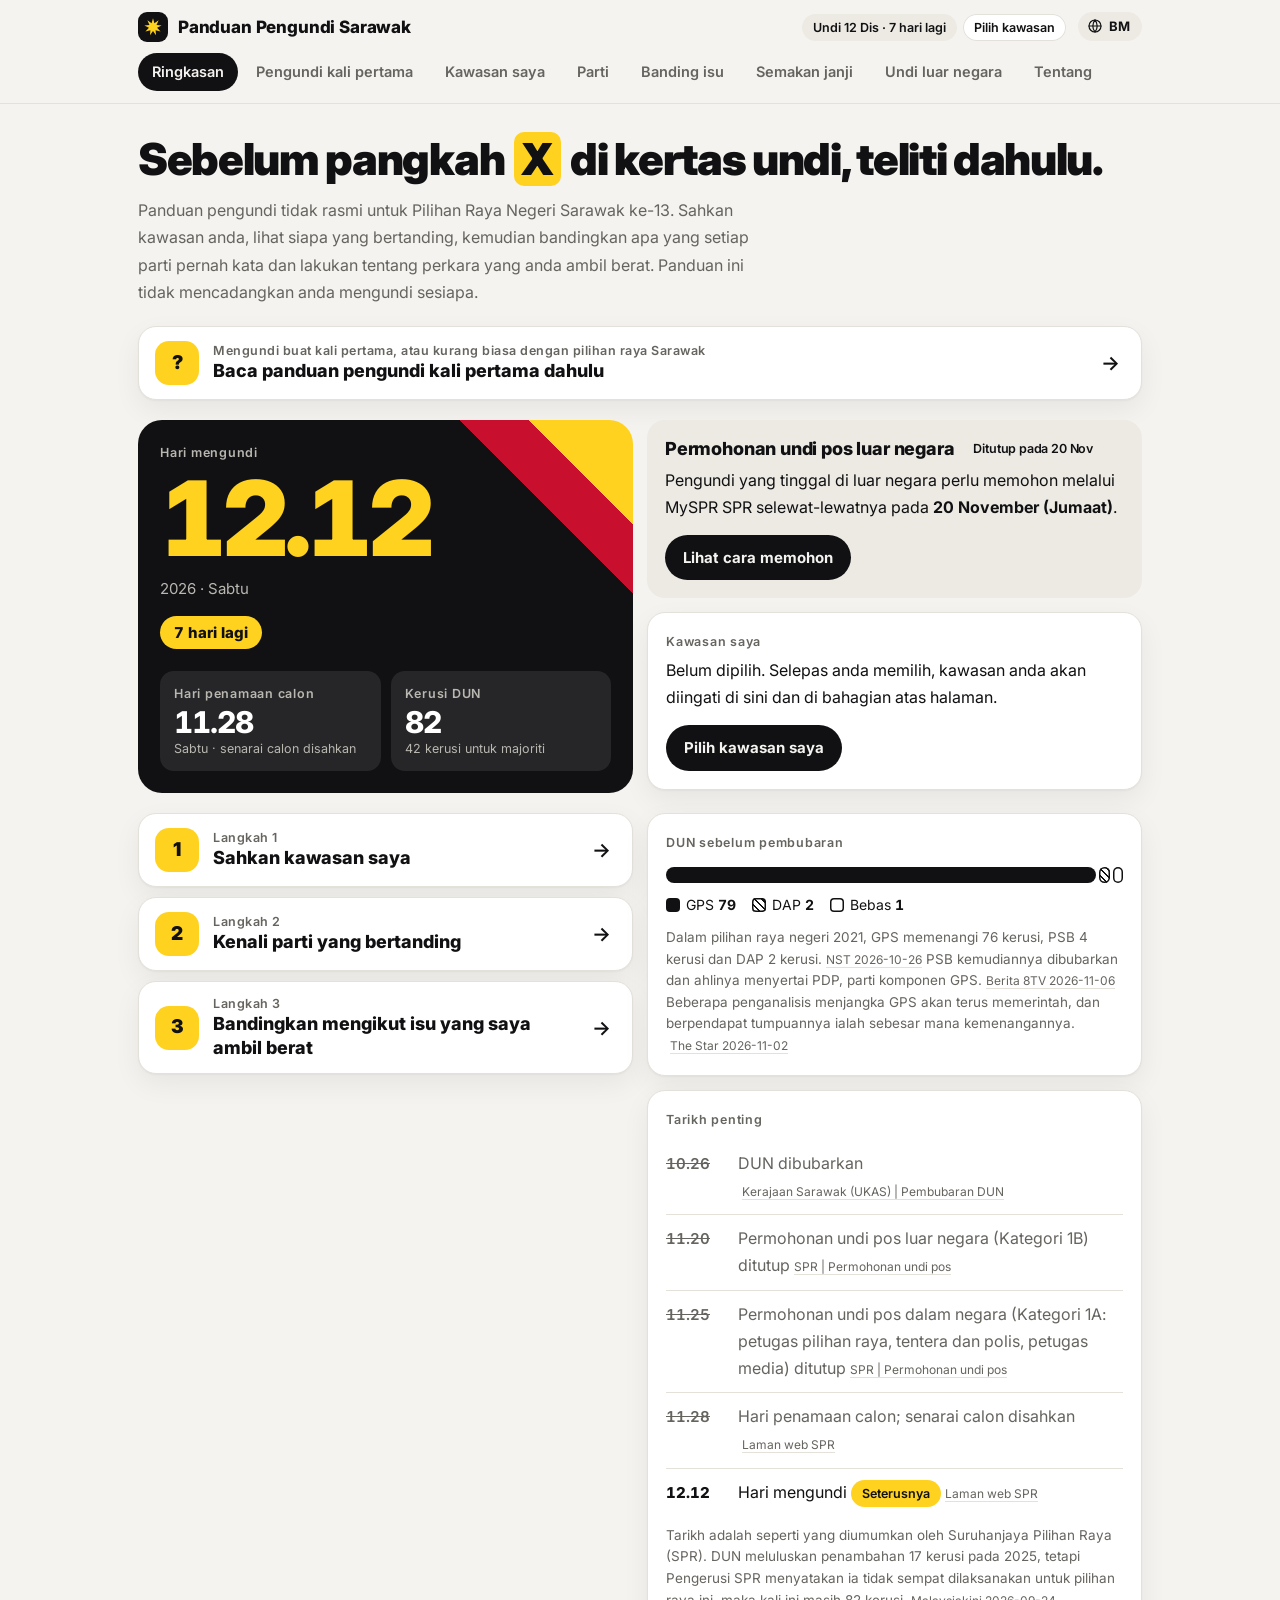
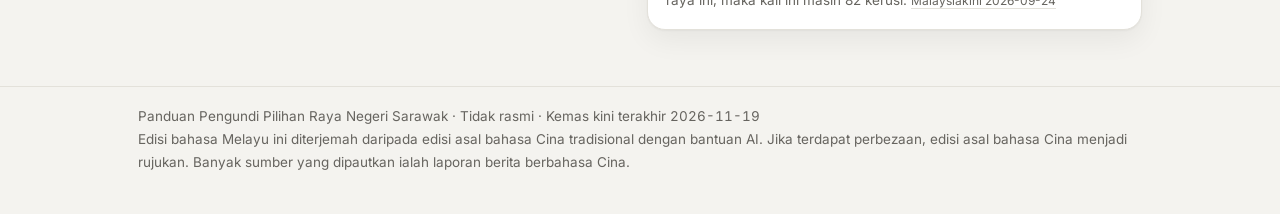
<file: ms/index.html>
<!DOCTYPE html>
<html lang="ms">
<head>
<meta charset="utf-8">
<meta name="viewport" content="width=device-width, initial-scale=1">
<title>Panduan Pengundi Pilihan Raya Negeri Sarawak</title>
<meta name="description" content="Panduan mengundi untuk rakyat Sarawak: panduan pengundi kali pertama, carian kawasan, kenyataan setiap parti dan kritikan terhadapnya, perbandingan isu, semakan janji dan undi luar negara. Disusun secara peribadi, tidak rasmi, setiap butiran disertakan sumber.">
<meta property="og:title" content="Panduan Pengundi Pilihan Raya Negeri Sarawak">
<meta property="og:description" content="Panduan mengundi untuk rakyat Sarawak: panduan pengundi kali pertama, carian kawasan, kenyataan setiap parti dan kritikan terhadapnya, perbandingan isu, semakan janji dan undi luar negara. Disusun secara peribadi, tidak rasmi, setiap butiran disertakan sumber.">
<meta property="og:type" content="website">
<meta property="og:url" content="https://bernard-02.github.io/sarawak-election/ms/">
<meta property="og:locale" content="ms_MY">
<link rel="canonical" href="https://bernard-02.github.io/sarawak-election/ms/">
<link rel="alternate" hreflang="zh-Hant" href="https://bernard-02.github.io/sarawak-election/">
<link rel="alternate" hreflang="zh-Hans" href="https://bernard-02.github.io/sarawak-election/zh-hans/">
<link rel="alternate" hreflang="en" href="https://bernard-02.github.io/sarawak-election/en/">
<link rel="alternate" hreflang="ms" href="https://bernard-02.github.io/sarawak-election/ms/">
<link rel="alternate" hreflang="x-default" href="https://bernard-02.github.io/sarawak-election/">
<meta name="twitter:card" content="summary">
<link rel="preconnect" href="https://fonts.googleapis.com">
<link rel="preconnect" href="https://fonts.gstatic.com" crossorigin>
<link href="https://fonts.googleapis.com/css2?family=Inter:wght@400;500;600;700;900&display=swap" rel="stylesheet">
<style>
/* Layout idea: a tabbed dashboard in the Sarawak flag's black, yellow and red. Black carries the type
   and the one loud element (the polling-day card with the flag's diagonal bands); yellow marks what
   the reader has chosen; red is kept for deadlines. Parties are never given a colour. */
:root{
  --paper:#F4F3EF; --surface:#FFFFFF; --ink:#111113; --muted:#66645F; --line:#E3E1DA; --chip:#ECEAE3;
  --accent:#FFD21F; --accent-soft:#FFF3BF; --on-accent:#111113;
  --red:#C8102E; --red-soft:#FCE9EB; --on-red:#FFFFFF;
  --hero-bg:#111113; --hero-ink:#FFFFFF; --hero-muted:#B9B7B0; --hero-tile:rgba(255,255,255,.09);
  --flag-red:#C8102E; --flag-yellow:#FFD21F;
  --shadow:0 1px 2px rgba(17,17,19,.04),0 10px 28px rgba(17,17,19,.06);
  --display:"Inter","Noto Sans TC","PingFang TC","Microsoft JhengHei",system-ui,sans-serif;
  --body:"Inter","Noto Sans TC","PingFang TC","Microsoft JhengHei",system-ui,sans-serif;
  --mono:"Inter","Noto Sans TC","PingFang TC","Microsoft JhengHei",system-ui,sans-serif;
  --r:18px;
  color-scheme:light;
}
@media (prefers-color-scheme:dark){
  :root:not([data-theme="light"]){
    --paper:#0E0E0F; --surface:#19191B; --ink:#F5F4EF; --muted:#A5A39C; --line:#2D2D30; --chip:#262628;
    --accent:#FFD21F; --accent-soft:#3B3310; --on-accent:#111113;
    --red:#FF6170; --red-soft:#3A161B; --on-red:#111113;
    --hero-bg:#202023; --hero-ink:#FFFFFF; --hero-muted:#B9B7B0; --hero-tile:rgba(255,255,255,.08);
    --shadow:0 1px 2px rgba(0,0,0,.3),0 10px 28px rgba(0,0,0,.35);
    color-scheme:dark;
  }
}
:root[data-theme="dark"]{
  --paper:#0E0E0F; --surface:#19191B; --ink:#F5F4EF; --muted:#A5A39C; --line:#2D2D30; --chip:#262628;
  --accent:#FFD21F; --accent-soft:#3B3310; --on-accent:#111113;
  --red:#FF6170; --red-soft:#3A161B; --on-red:#111113;
  --hero-bg:#202023; --hero-ink:#FFFFFF; --hero-muted:#B9B7B0; --hero-tile:rgba(255,255,255,.08);
  --shadow:0 1px 2px rgba(0,0,0,.3),0 10px 28px rgba(0,0,0,.35);
  color-scheme:dark;
}
*{box-sizing:border-box}
@media (prefers-reduced-motion:reduce){*{transition:none!important;animation:none!important}}
body{margin:0;background:var(--paper);color:var(--ink);font-family:var(--body);font-size:16px;line-height:1.7;-webkit-text-size-adjust:100%;-webkit-font-smoothing:antialiased}
a{color:var(--ink);text-decoration-color:var(--accent);text-decoration-thickness:2px;text-underline-offset:3px}
a:hover{color:var(--red)}
:focus-visible{outline:3px solid var(--ink);outline-offset:2px;border-radius:6px}
.wrap{max-width:1040px;margin:0 auto;padding:0 18px}
h1,h2,h3{font-family:var(--display);text-wrap:balance;margin:0;line-height:1.25;letter-spacing:-.01em}
p{margin:0}
.num,.count,.dates .d,.seatlist .n,.seatcard .code,.hero .big,.hero-stats .v{font-variant-numeric:tabular-nums}
.num{font-family:var(--mono)}
.muted{color:var(--muted)}
.small{font-size:13.5px;line-height:1.6}

/* header */
.top{position:sticky;top:0;z-index:5;background:var(--paper);border-bottom:1px solid var(--line)}
@supports (backdrop-filter:blur(8px)) or (-webkit-backdrop-filter:blur(8px)){
  .top{background:color-mix(in srgb,var(--paper) 82%,transparent);-webkit-backdrop-filter:saturate(1.5) blur(14px);backdrop-filter:saturate(1.5) blur(14px)}
}
.top .row1{display:flex;flex-wrap:wrap;align-items:center;gap:8px 12px;padding-top:12px}
.brand{display:inline-flex;align-items:center;gap:10px;font-weight:800;font-size:17px;letter-spacing:-.01em;text-decoration:none;color:var(--ink);margin-right:auto}
.brand:hover{color:var(--ink)}
.brand .mark{width:30px;height:30px;border-radius:9px;background:var(--hero-bg);display:grid;place-items:center;flex:none}
.brand .mark svg{width:20px;height:20px;fill:var(--flag-yellow)}
.status{display:flex;flex-wrap:wrap;gap:6px}
.tabs{display:flex;gap:4px;overflow-x:auto;padding:10px 0 12px;scrollbar-width:none}
.tabs::-webkit-scrollbar{display:none}
.tabs a{flex:none;font-size:14.5px;font-weight:600;text-decoration:none;color:var(--muted);padding:7px 14px;border-radius:999px;transition:background .15s,color .15s}
.tabs a:hover{color:var(--ink);background:var(--chip)}
.tabs a[aria-current="page"]{color:var(--paper);background:var(--ink)}

/* pills */
.pill{display:inline-flex;align-items:center;gap:6px;font-size:12.5px;font-weight:600;padding:3px 11px;border-radius:999px;white-space:nowrap;text-decoration:none}
.pill.crit{background:var(--red);color:var(--on-red)}
.pill.warn{background:var(--accent);color:var(--on-accent)}
.pill.ok,.pill.plain{background:var(--chip);color:var(--ink)}
.pill.line{background:var(--surface);color:var(--ink);box-shadow:inset 0 0 0 1px var(--line)}
a.pill.line:hover{color:var(--ink);box-shadow:inset 0 0 0 1px var(--ink)}

/* views */
.view{display:none;padding:28px 0 56px}
.view.on{display:block;animation:rise .28s ease-out}
@keyframes rise{from{opacity:.4;transform:translateY(6px)}to{opacity:1;transform:none}}
.view > .wrap > h1{font-size:clamp(30px,7.5vw,44px);font-weight:900;letter-spacing:-.03em}
.view > .wrap > h1 .hl{background:var(--accent);color:var(--on-accent);border-radius:10px;padding:0 .18em;margin:0 .06em}
.view > .wrap > .sub{margin-top:10px;color:var(--muted);max-width:40em}
.grid{display:grid;grid-template-columns:repeat(auto-fit,minmax(min(100%,300px),1fr));gap:14px;margin-top:20px;align-items:start}
.two{display:grid;gap:18px;margin-top:20px;align-items:start}
@media (min-width:820px){.two{grid-template-columns:minmax(0,5fr) minmax(0,6fr)}.two.narrow-left{grid-template-columns:minmax(0,4fr) minmax(0,7fr)}.sticky{position:sticky;top:118px}}
.stack{display:flex;flex-direction:column;gap:14px}
.card{background:var(--surface);border:1px solid var(--line);border-radius:var(--r);padding:18px;box-shadow:var(--shadow)}
.card h3{font-size:18px;font-weight:800}
.k{font-size:12.5px;font-weight:600;letter-spacing:.06em;color:var(--muted)}
.btn{display:inline-flex;align-items:center;gap:8px;font:inherit;font-weight:700;font-size:15px;text-decoration:none;padding:10px 18px;border-radius:999px;background:var(--ink);color:var(--paper);border:0;cursor:pointer;transition:transform .15s}
.btn:hover{color:var(--paper);transform:translateY(-1px)}
.btn.ghost{background:transparent;color:var(--ink);box-shadow:inset 0 0 0 1.5px var(--ink)}
.btn.ghost:hover{color:var(--ink);background:var(--chip)}
.btnrow{display:flex;flex-wrap:wrap;gap:10px;margin-top:14px}

/* polling-day card: the one loud element */
.hero{position:relative;overflow:hidden;border-radius:24px;padding:22px;color:var(--hero-ink);min-height:320px;display:flex;flex-direction:column;justify-content:space-between;gap:22px;
  background:linear-gradient(45deg,transparent 0 80%,var(--flag-red) 80% 88%,var(--flag-yellow) 88% 100%),var(--hero-bg)}
.hero .k{color:var(--hero-muted)}
.hero .big{font-size:clamp(68px,20vw,104px);font-weight:900;letter-spacing:-.05em;line-height:.95;color:var(--flag-yellow);margin-top:6px}
.hero-sub{color:var(--hero-muted);font-size:15px;margin-top:8px}
.hero .count{display:inline-block;margin-top:14px;background:var(--flag-yellow);color:#111113;font-weight:800;font-size:15px;padding:4px 14px;border-radius:999px}
.hero-stats{display:grid;grid-template-columns:1fr 1fr;gap:10px}
.hero-stats > div{background:var(--hero-tile);border-radius:14px;padding:12px 14px}
.hero-stats .v{font-size:30px;font-weight:800;letter-spacing:-.03em;line-height:1.2}
.hero-stats .s{font-size:12.5px;color:var(--hero-muted);line-height:1.5}

/* step links */
.go-list{display:flex;flex-direction:column;gap:10px}
.go{display:grid;grid-template-columns:44px 1fr 24px;align-items:center;gap:14px;background:var(--surface);border:1px solid var(--line);border-radius:var(--r);padding:14px 16px;text-decoration:none;color:var(--ink);box-shadow:var(--shadow);transition:transform .15s,border-color .15s}
.go:hover{color:var(--ink);transform:translateY(-2px);border-color:var(--ink)}
.go .n{width:44px;height:44px;border-radius:14px;background:var(--accent);color:var(--on-accent);display:grid;place-items:center;font-weight:900;font-size:19px}
.go .t{font-weight:800;font-size:18px;line-height:1.3}
.go .t small{display:block;font-size:12.5px;font-weight:600;color:var(--muted);letter-spacing:.04em}
.go .arr{font-size:20px;font-weight:600}

/* deadline notice */
.notice{background:var(--red-soft);border-radius:var(--r);padding:18px}
.notice.done{background:var(--chip)}
.notice h3{font-size:18px;font-weight:800;display:flex;flex-wrap:wrap;gap:8px;align-items:center}
ol.steps{margin:14px 0 0;padding:0;list-style:none;display:flex;flex-direction:column;gap:12px;counter-reset:s}
ol.steps li{counter-increment:s;display:grid;grid-template-columns:30px 1fr;gap:12px}
ol.steps li::before{content:counter(s);font-weight:800;width:30px;height:30px;border-radius:999px;background:var(--ink);color:var(--paper);display:grid;place-items:center;font-size:14px}

/* dates */
.dates{margin:10px 0 0;padding:0;list-style:none}
.dates li{display:grid;grid-template-columns:60px 1fr;gap:12px;padding:10px 0;border-top:1px solid var(--line);align-items:baseline}
.dates li:first-child{border-top:0}
.dates .d{font-weight:800;font-size:15px}
.dates li.past{color:var(--muted)}
.dates li.past .d{text-decoration:line-through;font-weight:600}

/* seat composition bar */
.bar{display:flex;gap:3px;height:16px;margin-top:14px}
.bar span{display:block;min-width:10px;border-radius:999px}
.sw-a{background:var(--ink)}
.sw-b{background:repeating-linear-gradient(45deg,var(--ink) 0 2px,transparent 2px 5px);box-shadow:inset 0 0 0 1.5px var(--ink)}
.sw-c{background:transparent;box-shadow:inset 0 0 0 1.5px var(--ink)}
.legend{display:flex;flex-wrap:wrap;gap:6px 16px;margin-top:10px;font-size:14px}
.legend i{display:inline-block;width:14px;height:14px;border-radius:4px;vertical-align:-2px;margin-right:6px}

/* constituency finder */
.field{display:block}
.field span{display:block;font-size:14px;font-weight:700;margin-bottom:8px}
input[type="search"]{width:100%;font:inherit;padding:12px 16px;border:1.5px solid var(--line);border-radius:14px;background:var(--surface);color:var(--ink);transition:border-color .15s}
input[type="search"]:focus{outline:0;border-color:var(--ink);box-shadow:0 0 0 3px var(--accent)}
.seatlist{margin-top:10px;max-height:300px;overflow-y:auto;border:1px solid var(--line);border-radius:var(--r);background:var(--surface);padding:6px}
@media (min-width:820px){.seatlist{max-height:520px}}
.seatlist button{display:grid;grid-template-columns:50px 1fr;gap:8px;width:100%;text-align:left;font:inherit;color:var(--ink);background:transparent;border:0;border-radius:12px;padding:9px 12px;cursor:pointer;align-items:baseline}
.seatlist button:hover{background:var(--chip)}
.seatlist button[aria-selected="true"]{background:var(--accent);color:var(--on-accent)}
.seatlist button[aria-selected="true"] .muted{color:inherit;opacity:.75}
.seatlist .n{font-weight:800;font-size:14px}
.seatlist .empty{padding:14px;color:var(--muted)}
.seatcard{background:var(--surface);border:1px solid var(--line);border-radius:var(--r);box-shadow:var(--shadow);overflow:hidden}
.seatcard header{display:flex;justify-content:space-between;align-items:flex-start;gap:12px;padding:20px 18px 14px}
.seatcard header .code{flex:none;background:var(--accent);color:var(--on-accent);font-weight:800;font-size:15px;border-radius:999px;padding:4px 14px}
.seatcard h3{font-size:30px;font-weight:900;letter-spacing:-.03em;margin-top:2px}
.seatcard .zh{color:var(--muted);font-size:15px}
.seatcard dl{margin:0;padding:0 18px 8px}
.seatcard dl > div{display:grid;grid-template-columns:104px 1fr;gap:12px;padding:12px 0;border-top:1px solid var(--line)}
.seatcard dt{font-size:13.5px;color:var(--muted);font-weight:600}
.seatcard dd{margin:0}
.seatcard ul{margin:0;padding-left:1.1em}
.seatcard .foot{padding:14px 18px;background:var(--chip)}

/* parties */
.tablewrap{overflow-x:auto;border:1px solid var(--line);border-radius:var(--r);background:var(--surface);box-shadow:var(--shadow);margin-top:20px}
table{border-collapse:collapse;width:100%;min-width:560px;font-size:14.5px}
th,td{text-align:left;padding:12px 16px;border-top:1px solid var(--line);vertical-align:top}
thead th{border-top:0;font-size:12.5px;letter-spacing:.06em;color:var(--muted);font-weight:600;white-space:nowrap}
tbody th{font-weight:800;white-space:nowrap}
tbody th small{display:block;font-weight:600;font-size:12px;color:var(--muted)}
tbody tr{cursor:pointer;transition:background .15s}
tbody tr:hover{background:var(--chip)}
tbody tr[aria-selected="true"]{background:var(--accent-soft);box-shadow:inset 5px 0 0 var(--accent)}
.party{background:var(--surface);border:1px solid var(--line);border-radius:var(--r);box-shadow:var(--shadow);overflow:hidden}
.party > header{padding:20px 18px;border-bottom:1px solid var(--line)}
.party > header h3{font-size:24px;font-weight:900;letter-spacing:-.02em}
.party > header .abbr{display:inline-block;font-size:13px;font-weight:700;letter-spacing:0;background:var(--chip);border-radius:999px;padding:2px 10px;margin-left:8px;vertical-align:3px}
.party .cols{display:grid;gap:0}
.party .blk{padding:18px}
.party .blk + .blk{border-top:1px solid var(--line)}
@media (min-width:820px){.party .cols{grid-template-columns:repeat(3,1fr)}.party .blk + .blk{border-top:0;border-left:1px solid var(--line)}}
.meta{display:flex;flex-wrap:wrap;gap:6px;margin-top:8px}
.blk h4{margin:0 0 10px;font-family:var(--body);font-size:12.5px;font-weight:600;letter-spacing:.06em;color:var(--muted)}
.blk ul{margin:0;padding:0;list-style:none;display:flex;flex-direction:column;gap:10px}
.blk li{padding-left:16px;position:relative}
.blk li::before{content:"";position:absolute;left:0;top:.68em;width:7px;height:7px;background:var(--ink);border-radius:999px}
.blk.crit li::before{background:transparent;box-shadow:inset 0 0 0 1.5px var(--muted)}
.src{display:inline-block;font-size:12px;line-height:1.5;color:var(--muted);text-decoration:underline;text-decoration-color:var(--line);text-decoration-thickness:1px;margin-left:4px;white-space:nowrap}
.src:hover{color:var(--red)}

/* chips */
.chips{display:flex;flex-wrap:wrap;gap:8px;margin-top:10px}
.chip{display:inline-flex;align-items:center;gap:8px;font:inherit;font-size:15px;font-weight:600;color:var(--ink);background:var(--surface);border:1.5px solid var(--line);border-radius:999px;padding:6px 14px 6px 7px;cursor:pointer;transition:background .15s,border-color .15s}
.chip:hover{border-color:var(--ink)}
.chip .box{position:relative;width:22px;height:22px;border:1.5px solid var(--ink);border-radius:7px;flex:none}
.chip[aria-pressed="true"]{border-color:var(--accent);background:var(--accent);color:var(--on-accent)}
.chip[aria-pressed="true"] .box{border-color:var(--on-accent)}
.chip[aria-pressed="true"] .box::before,.chip[aria-pressed="true"] .box::after{content:"";position:absolute;left:50%;top:50%;width:15px;height:3px;margin:-1.5px 0 0 -7.5px;background:var(--on-accent);border-radius:2px;transform:rotate(45deg)}
.chip[aria-pressed="true"] .box::after{transform:rotate(-45deg)}
.chip.role{padding:6px 14px}
.chip.role[aria-pressed="true"]{background:var(--ink);color:var(--paper);border-color:var(--ink)}
.label{font-size:14px;font-weight:700}

/* issues */
.issue{background:var(--surface);border:1px solid var(--line);border-radius:var(--r);box-shadow:var(--shadow);overflow:hidden}
.issue > header{padding:16px 18px;border-bottom:1px solid var(--line)}
.issue > header h3{font-size:20px;font-weight:900;letter-spacing:-.02em}
.issue .row{display:grid;grid-template-columns:92px 1fr;gap:12px;padding:14px 18px;border-top:1px solid var(--line)}
.issue .row:first-of-type{border-top:0}
.issue .row .who{font-weight:800;font-size:14.5px;line-height:1.4}
.issue .row .who small{display:block;font-weight:600;font-size:12px;color:var(--muted)}
.issue .row ul{margin:0;padding:0;list-style:none;display:flex;flex-direction:column;gap:6px}
.issue .row .none{color:var(--muted);font-size:14px}
.issue .ctx{padding:14px 18px;background:var(--chip);font-size:14px}
.nosel{padding:22px;border:1.5px dashed var(--line);border-radius:var(--r);color:var(--muted);text-align:center}

/* misc */
.todo{margin:12px 0 0;padding:0;list-style:none;display:flex;flex-direction:column;gap:12px}
.todo li{display:grid;grid-template-columns:22px 1fr;gap:12px;align-items:start}
.todo li::before{content:"";width:20px;height:20px;border:1.5px solid var(--ink);border-radius:7px;margin-top:4px}
.plain-list{margin:12px 0 0;padding-left:1.2em;display:flex;flex-direction:column;gap:8px}
footer{padding:18px 0 40px;border-top:1px solid var(--line);color:var(--muted);font-size:13.5px}
@media (max-width:420px){
  .seatcard dl > div{grid-template-columns:1fr;gap:2px}
  .issue .row{grid-template-columns:1fr;gap:4px}
}

/* party badge: abbreviation until an official mark is supplied */
.badge{width:44px;height:44px;border-radius:12px;background:var(--chip);color:var(--ink);display:grid;place-items:center;font-weight:800;font-size:12px;letter-spacing:.01em;flex:none;overflow:hidden;line-height:1}
.badge.sm{width:34px;height:34px;border-radius:10px;font-size:10.5px}
.badge.lg{width:56px;height:56px;border-radius:16px;font-size:14px}
.badge img{width:100%;height:100%;object-fit:contain;background:#FFFFFF;padding:3px}
.pname{display:flex;align-items:center;gap:10px}
.phead{display:flex;align-items:center;gap:14px}
.phead strong{display:block;font-weight:800;font-size:17px;line-height:1.3}
.phead small{display:block;font-weight:600;font-size:12px;color:var(--muted)}

/* single-pick chips + role chips */
.chip.pick{padding:6px 14px}
.chip.pick[aria-pressed="true"]{background:var(--ink);color:var(--paper);border-color:var(--ink)}
.chip .dot{width:9px;height:9px;border-radius:999px;background:var(--accent);box-shadow:0 0 0 1.5px var(--ink);flex:none}
.chip.role[aria-pressed="true"]{background:var(--accent);color:var(--on-accent);border-color:var(--accent)}
.controls{display:grid;gap:18px;margin-top:20px}
@media (min-width:820px){.controls{grid-template-columns:1fr 1fr 1fr}}

/* side-by-side comparison, one column per party */
.cmp-title{font-size:26px;font-weight:900;letter-spacing:-.02em;margin-top:28px}
.swipe-hint{margin-top:6px}
.cmp{display:grid;grid-auto-flow:column;grid-auto-columns:82%;gap:0 12px;overflow-x:auto;padding:6px 2px 16px;margin:10px -2px 0;scroll-snap-type:x proximity;-webkit-overflow-scrolling:touch}
@media (min-width:560px){.cmp{grid-auto-columns:minmax(236px,1fr)}}
.col{display:flex;flex-direction:column;background:var(--surface);border:1px solid var(--line);border-radius:var(--r);box-shadow:var(--shadow);scroll-snap-align:start;overflow:hidden}
@supports (grid-template-rows:subgrid){
  .cmp{grid-template-rows:auto auto auto auto}
  .col{grid-row:1 / span 4;display:grid;grid-template-rows:subgrid}
}
.col > header{padding:16px;border-bottom:1px solid var(--line);display:flex;flex-direction:column;gap:12px;align-items:flex-start}
.col .sec{padding:14px 16px;border-bottom:1px solid var(--line)}
.col .sec h4{margin:0 0 8px;font-size:12.5px;font-weight:600;letter-spacing:.06em;color:var(--muted)}
.col .sec ul{margin:0;padding:0;list-style:none;display:flex;flex-direction:column;gap:10px}
.col .sec .none{color:var(--muted);font-size:14px}
.col > footer{padding:12px 16px;font-size:14px;font-weight:700}
.ctxcard{margin-top:4px;background:var(--chip);border-radius:var(--r);padding:16px 18px;font-size:14.5px}

/* pledge check */
.tiles{display:grid;grid-template-columns:repeat(auto-fit,minmax(138px,1fr));gap:10px;margin-top:20px}
.tile{font:inherit;text-align:left;background:var(--surface);border:1.5px solid var(--line);border-radius:var(--r);padding:14px;cursor:pointer;color:var(--ink);display:flex;flex-direction:column;gap:6px;transition:border-color .15s}
.tile:hover{border-color:var(--ink)}
.tile[aria-pressed="true"]{border-color:var(--ink);box-shadow:inset 0 0 0 1.5px var(--ink)}
.tile b{font-size:36px;font-weight:900;letter-spacing:-.04em;line-height:1;font-variant-numeric:tabular-nums}
.tile span{font-size:13.5px;font-weight:600;line-height:1.35;display:flex;gap:8px;align-items:flex-start}
.tile i{display:block;width:14px;height:14px;border-radius:4px;flex:none;margin-top:2px}
.bar5{display:flex;gap:3px;height:16px;margin-top:14px}
.bar5 span{display:block;min-width:10px;border-radius:999px}
.sw-done{background:var(--ink)}
.sw-prog{background:var(--accent)}
.sw-mixed{background:repeating-linear-gradient(45deg,var(--accent) 0 4px,var(--accent-soft) 4px 8px)}
.sw-not{background:var(--red)}
.sw-na{background:var(--chip);box-shadow:inset 0 0 0 1.5px var(--line)}
.sw-all{background:transparent;box-shadow:inset 0 0 0 1.5px var(--ink)}
.pill.st{white-space:normal;line-height:1.4;border-radius:12px;padding:3px 11px}
.pill.s-done{background:var(--ink);color:var(--paper)}
.pill.s-prog{background:var(--accent);color:var(--on-accent)}
.pill.s-mixed{background:var(--accent-soft);color:var(--ink);box-shadow:inset 0 0 0 1.5px var(--accent)}
.pill.s-not{background:var(--red);color:var(--on-red)}
.pill.s-na{background:var(--chip);color:var(--muted)}
.pl{background:var(--surface);border:1px solid var(--line);border-radius:var(--r);box-shadow:var(--shadow);overflow:hidden;scroll-margin-top:132px}
.pl > header{display:grid;grid-template-columns:44px 1fr;gap:14px;padding:16px 18px;align-items:start}
.pl-n{width:44px;height:44px;border-radius:14px;background:var(--chip);display:grid;place-items:center;font-weight:900;font-size:17px;font-variant-numeric:tabular-nums}
.pl h3{font-size:18px;font-weight:800;line-height:1.35}
.pl .ms{font-size:12.5px;color:var(--muted);line-height:1.5;margin-top:2px}
.pl .tags{display:flex;flex-wrap:wrap;gap:6px;margin-top:10px}
.pl .cols{display:grid;border-top:1px solid var(--line)}
.pl .blk{padding:16px 18px}
.pl .blk + .blk{border-top:1px solid var(--line)}
@media (min-width:820px){.pl .cols.split{grid-template-columns:1fr 1fr}.pl .cols.split .blk + .blk{border-top:0;border-left:1px solid var(--line)}}
.col .sec li .pill{margin-left:2px;vertical-align:1px}

/* first-time voter guide */
.guide h2{font-size:22px;font-weight:900;letter-spacing:-.02em;margin-top:34px}
.guide h2 + .grid, .guide h2 + .card, .guide h2 + .two{margin-top:14px}
.qa h3{font-size:17px;font-weight:800}
.qa p{margin-top:6px}
ol.flow{margin:0;padding:0;list-style:none;counter-reset:f;display:flex;flex-direction:column}
ol.flow li{counter-increment:f;display:grid;grid-template-columns:36px 1fr;gap:14px;padding:14px 0;border-top:1px solid var(--line);align-items:start}
ol.flow li:first-child{border-top:0;padding-top:4px}
ol.flow li::before{content:counter(f);width:36px;height:36px;border-radius:12px;background:var(--accent);color:var(--on-accent);display:grid;place-items:center;font-weight:900;font-size:16px}
ol.flow b{display:block;font-weight:800}
dl.gloss{margin:0;display:grid;gap:0}
dl.gloss > div{display:grid;grid-template-columns:120px 1fr;gap:14px;padding:12px 0;border-top:1px solid var(--line)}
dl.gloss > div:first-child{border-top:0;padding-top:4px}
dl.gloss dt{font-weight:800}
dl.gloss dd{margin:0}
@media (max-width:420px){dl.gloss > div{grid-template-columns:1fr;gap:2px}}

/* language menu */
.lang{position:relative}
.lang-btn{display:inline-flex;align-items:center;gap:6px;font:inherit;font-size:13px;font-weight:700;line-height:1.3;color:var(--ink);background:var(--chip);border:0;border-radius:999px;padding:6px 12px 6px 9px;cursor:pointer}
.lang-btn svg{width:16px;height:16px;fill:none;stroke:currentColor;stroke-width:1.8;stroke-linecap:round}
.lang-menu{display:none;position:absolute;right:0;top:calc(100% + 6px);z-index:6;min-width:172px;padding:6px;background:var(--surface);border:1px solid var(--line);border-radius:14px;box-shadow:var(--shadow)}
.lang.open .lang-menu{display:block}
.lang-menu a{display:flex;justify-content:space-between;gap:12px;padding:9px 12px;border-radius:9px;font-size:14.5px;font-weight:600;color:var(--ink);text-decoration:none}
.lang-menu a:hover{background:var(--chip)}
.lang-menu a[aria-current="true"]{font-weight:800}
.lang-menu a[aria-current="true"]::after{content:"\2713"}
@media (min-width:820px){.lang{order:3}}
/* English and Malay words are longer than Chinese ones */
body{overflow-wrap:break-word}
/* long labels wrap instead of pushing the page wider than the screen */
.src{max-width:100%;white-space:normal}
.pill{white-space:normal}
.status .pill{white-space:nowrap}
.two > *,.grid > *,.stack > *{min-width:0}
</style>
</head>
<body>

<header class="top">
  <div class="wrap">
    <div class="row1">
      <a class="brand" href="#overview"><span class="mark"><svg viewBox="0 0 24 24" aria-hidden="true"><polygon points="12.00,1.50 13.68,7.40 18.75,3.96 16.24,9.55 22.34,10.18 16.83,12.85 21.09,17.25 15.15,15.75 15.59,21.87 12.00,16.90 8.41,21.87 8.85,15.75 2.91,17.25 7.17,12.85 1.66,10.18 7.76,9.55 5.25,3.96 10.32,7.40"/></svg></span>Panduan Pengundi Sarawak</a>
      <div class="lang"><button type="button" class="lang-btn" aria-haspopup="true" aria-expanded="false" aria-label="Language: Bahasa Melayu"><svg viewBox="0 0 24 24" aria-hidden="true"><circle cx="12" cy="12" r="9"/><path d="M3 12h18M12 3a14 14 0 0 1 0 18M12 3a14 14 0 0 0 0 18"/></svg><span>BM</span></button><nav class="lang-menu" aria-label="Language"><a href="../" data-href="../" lang="zh-Hant" hreflang="zh-Hant">繁體中文</a><a href="../zh-hans/" data-href="../zh-hans/" lang="zh-Hans" hreflang="zh-Hans">简体中文</a><a href="../en/" data-href="../en/" lang="en" hreflang="en">English</a><a href="../ms/" data-href="../ms/" lang="ms" hreflang="ms" aria-current="true">Bahasa Melayu</a></nav></div>
      <div class="status">
        <span class="pill plain" id="hd-count"></span>
        <a class="pill line" id="hd-seat" href="#seat"></a>
      </div>
    </div>
    <nav class="tabs" aria-label="Bahagian utama">
      <a href="#overview" data-view="overview">Ringkasan</a>
      <a href="#guide" data-view="guide">Pengundi kali pertama</a>
      <a href="#seat" data-view="seat">Kawasan saya</a>
      <a href="#parties" data-view="parties">Parti</a>
      <a href="#issues" data-view="issues">Banding isu</a>
      <a href="#pledges" data-view="pledges">Semakan janji</a>
      <a href="#overseas" data-view="overseas">Undi luar negara</a>
      <a href="#about" data-view="about">Tentang</a>
    </nav>
  </div>
</header>

<main>
<!-- ============ 總覽 ============ -->
<section class="view" id="v-overview">
  <div class="wrap">
    <h1>Sebelum pangkah <span class="hl">X</span> di kertas undi, teliti dahulu.</h1>
    <p class="sub">Panduan pengundi tidak rasmi untuk Pilihan Raya Negeri Sarawak ke-13. Sahkan kawasan anda, lihat siapa yang bertanding, kemudian bandingkan apa yang setiap parti pernah kata dan lakukan tentang perkara yang anda ambil berat. Panduan ini tidak mencadangkan anda mengundi sesiapa.</p>

    <nav class="go-list" style="margin-top:20px" aria-label="Pintu masuk pengundi baharu">
      <a class="go" href="#guide"><span class="n">?</span><span class="t"><small>Mengundi buat kali pertama, atau kurang biasa dengan pilihan raya Sarawak</small>Baca panduan pengundi kali pertama dahulu</span><span class="arr" aria-hidden="true">→</span></a>
    </nav>

    <div class="grid">
      <div class="hero" aria-label="Ringkasan tarikh pilihan raya">
        <div>
          <div class="k">Hari mengundi</div>
          <div class="big">12.12</div>
          <div class="hero-sub">2026 · Sabtu</div>
          <div class="count" id="count-poll"></div>
        </div>
        <div class="hero-stats">
          <div><div class="k">Hari penamaan calon</div><div class="v">11.28</div><div class="s">Sabtu · senarai calon disahkan</div></div>
          <div><div class="k">Kerusi DUN</div><div class="v">82</div><div class="s">42 kerusi untuk majoriti</div></div>
        </div>
      </div>

      <div class="stack">
        <div class="notice" id="ov-postal">
          <h3>Permohonan undi pos luar negara <span class="pill crit" data-postal-pill>Tutup 20 Nov</span></h3>
          <p style="margin-top:6px">Pengundi yang tinggal di luar negara perlu memohon melalui MySPR SPR selewat-lewatnya pada  <b>20 November (Jumaat)</b>.</p>
          <div class="btnrow"><a class="btn" href="#overseas">Lihat cara memohon</a></div>
        </div>
        <div class="card" id="ov-seat"></div>
      </div>
    </div>

    <div class="grid">
      <nav class="go-list" aria-label="Mula di sini">
        <a class="go" href="#seat"><span class="n">1</span><span class="t"><small>Langkah 1</small>Sahkan kawasan saya</span><span class="arr" aria-hidden="true">→</span></a>
        <a class="go" href="#parties"><span class="n">2</span><span class="t"><small>Langkah 2</small>Kenali parti yang bertanding</span><span class="arr" aria-hidden="true">→</span></a>
        <a class="go" href="#issues"><span class="n">3</span><span class="t"><small>Langkah 3</small>Bandingkan mengikut isu yang saya ambil berat</span><span class="arr" aria-hidden="true">→</span></a>
      </nav>

      <div class="stack">
        <div class="card">
          <div class="k">DUN sebelum pembubaran</div>
          <div class="bar" role="img" aria-label="Kerusi sebelum pembubaran: GPS 79, DAP 2, Bebas 1">
            <span class="sw-a" style="flex:79"></span><span class="sw-b" style="flex:2"></span><span class="sw-c" style="flex:1"></span>
          </div>
          <div class="legend">
            <span><i class="sw-a"></i>GPS <b class="num">79</b></span>
            <span><i class="sw-b"></i>DAP <b class="num">2</b></span>
            <span><i class="sw-c"></i>Bebas <b class="num">1</b></span>
          </div>
          <p class="small muted" style="margin-top:10px">Dalam pilihan raya negeri 2021, GPS memenangi 76 kerusi, PSB 4 kerusi dan DAP 2 kerusi.<a class="src" data-s="nst_dom"></a> PSB kemudiannya dibubarkan dan ahlinya menyertai PDP, parti komponen GPS.<a class="src" data-s="tv8_psb"></a> Beberapa penganalisis menjangka GPS akan terus memerintah, dan berpendapat tumpuannya ialah sebesar mana kemenangannya.<a class="src" data-s="star"></a></p>
        </div>
        <div class="card">
          <div class="k">Tarikh penting</div>
          <ul class="dates" id="date-list"></ul>
          <p class="small muted" style="margin-top:8px">Tarikh adalah seperti yang diumumkan oleh Suruhanjaya Pilihan Raya (SPR). DUN meluluskan penambahan 17 kerusi pada 2025, tetapi Pengerusi SPR menyatakan ia tidak sempat dilaksanakan untuk pilihan raya ini, maka kali ini masih 82 kerusi.<a class="src" data-s="mk_99"></a></p>
        </div>
      </div>
    </div>
  </div>
</section>

<!-- ============ 新手指南 ============ -->
<section class="view guide" id="v-guide">
  <div class="wrap">
    <h1>Mengundi buat kali pertama</h1>
    <p class="sub">Untuk pengundi kali pertama dan mereka yang kurang biasa dengan pilihan raya Sarawak. Fahami dahulu apa yang ditentukan dalam pilihan raya ini, kemudian lihat apa yang perlu anda lakukan.</p>

    <h2>Apa yang ditentukan dalam pilihan raya ini</h2>
    <div class="grid qa">
      <div class="card">
        <h3>Ini pilihan raya negeri, bukan pilihan raya umum</h3>
        <p>Kali ini anda memilih 82 Ahli Dewan Undangan Negeri (DUN) Sarawak, dan keputusannya menentukan siapa yang membentuk kerajaan negeri. Pilihan raya umum, yang memilih Ahli Parlimen dan menentukan Perdana Menteri, ialah pilihan raya yang berasingan dan bukan sebahagian daripada kali ini.</p>
      </div>
      <div class="card">
        <h3>Anda hanya mengundi di kawasan anda sendiri</h3>
        <p>Sarawak dibahagikan kepada 82 kawasan DUN, dan setiap kawasan memilih seorang ADUN. Anda menerima satu kertas undi dan memilih seorang calon; calon yang mendapat undi terbanyak di kawasan itu menang.</p>
      </div>
      <div class="card">
        <h3>Siapa yang memerintah</h3>
        <p>Parti atau gabungan yang memenangi majoriti kerusi (sekurang-kurangnya 42) membentuk kerajaan negeri, dan pemimpinnya menjadi Premier.<a class="src" data-s="wiki26"></a></p>
      </div>
      <div class="card">
        <h3>Apa yang berbeza kali ini</h3>
        <p>Undi 18 dan pendaftaran pemilih automatik berkuat kuasa pada 15 Disember 2021<a class="src" data-s="g_undi18"></a>, tetapi tidak sempat digunakan untuk pilihan raya negeri lalu yang diadakan tiga hari kemudian<a class="src" data-s="g_2021"></a>. Maka inilah kali pertama mereka yang berumur 18 hingga 20 tahun boleh mengundi dalam pilihan raya negeri Sarawak. Bilangan pemilih meningkat daripada kira-kira 1.25 juta pada pilihan raya lalu kepada 2.059 juta.<a class="src" data-s="g_2021"></a><a class="src" data-s="g_voters"></a></p>
      </div>
    </div>

    <h2>Perlukah saya mendaftar dahulu?</h2>
    <div class="card qa">
      <p style="margin-top:0">Anda tidak perlu memohon. Warganegara yang berumur 18 tahun ke atas didaftarkan sebagai pemilih secara automatik.<a class="src" data-s="g_undi18"></a> Tetapi anda perlu mengesahkan dua perkara: sama ada nama anda ada dalam daftar pemilih bagi pilihan raya ini, dan di kawasan mana anda didaftarkan. Kedua-duanya tertakluk kepada hasil semakan MySPR Semak SPR.</p>
      <div class="btnrow">
        <a class="btn" href="https://mysprsemak.spr.gov.my/semakan/daftarPemilih" target="_blank" rel="noopener">Semak di MySPR Semak</a>
        <a class="btn ghost" href="#seat">Lihat kawasan saya di sini</a>
      </div>
    </div>

    <h2>Sebelum hari mengundi</h2>
    <div class="card">
      <ol class="flow">
        <li><div><b>Semak kawasan dan pusat mengundi</b>Kawasan anda ialah kawasan dalam daftar pemilih, dan tidak semestinya tempat anda tinggal sekarang. MySPR Semak juga memaparkan pusat mengundi anda dan masa mengundi yang disyorkan.<a class="src" data-s="g_ic"></a></div></li>
        <li><div><b>Lihat siapa yang bertanding di kawasan anda</b>Calon hanya disahkan pada hari penamaan calon, 28 November.<a class="src" data-s="spr"></a> Selepas itu, anda boleh melihatnya di bahagian “Kawasan saya”.</div></li>
        <li><div><b>Jika anda tiada di Sarawak, tentukan dahulu cara anda mengundi</b>Undi pos perlu dimohon lebih awal dan ada tarikh tutupnya; jika tidak memohon, anda perlu pulang ke pusat mengundi tempat anda didaftarkan pada hari mengundi. Butirannya ada di bahagian “Undi luar negara”.</div></li>
        <li><div><b>Fikirkan apa yang penting bagi anda</b>Gunakan “Banding isu” untuk melihat pendirian setiap parti secara bersebelahan, atau lihat di “Semakan janji” sejauh mana GPS yang memerintah menunaikan janjinya pada penggal lalu.</div></li>
      </ol>
      <div class="btnrow">
        <a class="btn ghost" href="#overseas">Undi luar negara</a>
        <a class="btn ghost" href="#issues">Banding isu</a>
        <a class="btn ghost" href="#pledges">Semakan janji</a>
      </div>
    </div>

    <h2>Proses pada hari mengundi</h2>
    <div class="two">
      <div class="card">
        <ol class="flow">
          <li><div><b>Bawa kad pengenalan ke pusat mengundi</b>Pergi ke pusat mengundi tempat anda didaftarkan dan cari saluran mengundi anda.<a class="src" data-s="g_ic"></a></div></li>
          <li><div><b>Pengesahan identiti</b>Serahkan kad pengenalan kepada kerani pertama dan tunjukkan kedua-dua belah tangan untuk diperiksa. Kerani akan membacakan nama dan nombor kad pengenalan anda; dengar dan pastikan ia tepat.<a class="src" data-s="g_steps"></a></div></li>
          <li><div><b>Dakwat kekal</b>Kerani akan meminta anda mencelup jari ke dalam dakwat kekal pilihan raya, sebagai tanda anda telah menerima kertas undi.<a class="src" data-s="g_steps"></a></div></li>
          <li><div><b>Terima kertas undi</b>Kerani akan menyerahkan satu kertas undi kepada anda.<a class="src" data-s="g_steps"></a></div></li>
          <li><div><b>Tandakan X</b>Di petak undi, gunakan pen untuk menandakan “X” pada ruang kosong di sebelah nama dan simbol calon pilihan anda. Pilih seorang sahaja.<a class="src" data-s="g_steps"></a></div></li>
          <li><div><b>Masukkan ke dalam peti undi</b>Lipat kertas undi dan masukkan ke dalam peti undi. Selesai.</div></li>
        </ol>
      </div>
      <div class="stack">
        <div class="card qa">
          <h3>Waktu pusat mengundi dibuka</h3>
          <p>Waktu buka tidak semestinya sama bagi setiap pusat mengundi, maka waktunya tidak disenaraikan di sini. Sebelum keluar, gunakan  <a href="https://mysprsemak.spr.gov.my/semakan/daftarPemilih" target="_blank" rel="noopener">MySPR Semak</a>  SPR untuk menyemak waktu pusat mengundi anda.</p>
        </div>
        <div class="card qa">
          <h3>Peringatan pada hari mengundi</h3>
          <ul class="plain-list">
            <li>Kad pengenalan wajib dibawa.<a class="src" data-s="g_ic"></a></li>
            <li>Telefon bimbit tidak boleh digunakan di saluran mengundi; jika dibawa, letakkannya di tempat yang disediakan.<a class="src" data-s="g_phone"></a></li>
            <li>Jangan memakai atau membawa pakaian, topi atau pelitup muka yang memaparkan nama atau lambang parti atau calon; anda mungkin tidak dibenarkan masuk ke pusat mengundi.<a class="src" data-s="g_dress"></a></li>
          </ul>
          <p class="small muted" style="margin-top:10px">Dua perkara terakhir ialah peringatan yang dikeluarkan SPR untuk pilihan raya lain baru-baru ini. Bagi pilihan raya ini, peraturannya tertakluk kepada pengumuman SPR nanti.</p>
        </div>
      </div>
    </div>

    <h2>Istilah lazim</h2>
    <div class="card">
      <dl class="gloss">
        <div><dt>DUN</dt><dd>Dewan Undangan Negeri. 82 ahlinya, yang juga dipanggil ADUN, itulah yang anda pilih kali ini.</dd></div>
        <div><dt>N.09, P.195</dt><dd>Nombor yang bermula dengan N ialah kawasan DUN; yang bermula dengan P ialah kawasan Parlimen. Kali ini hanya nombor N yang berkaitan.</dd></div>
        <div><dt>GPS, PH</dt><dd>Gabungan parti, masing-masing dianggotai beberapa parti. Gabungan Parti Sarawak (GPS) kini memerintah negeri; Pakatan Harapan (PH) ialah pembangkang di Sarawak.</dd></div>
        <div><dt>Premier</dt><dd>Ketua kerajaan negeri Sarawak. Bukan Perdana Menteri Malaysia.</dd></div>
        <div><dt>Hari penamaan calon</dt><dd>Hari calon mengemukakan pencalonan secara rasmi. Hanya pada hari itu dapat dipastikan siapa yang bertanding di setiap kawasan.</dd></div>
        <div><dt>Majoriti</dt><dd>Beza undi antara pemenang dengan calon di tempat kedua. Semakin kecil angkanya, semakin sengit persaingan pada pilihan raya lalu.</dd></div>
        <div><dt>MA63</dt><dd>Perjanjian Malaysia 1963. Sarawak sering merujuk kepadanya apabila menuntut autonomi dan hak ke atas sumbernya.</dd></div>
        <div><dt>NCR</dt><dd>Tanah hak adat bumiputera, iaitu tanah yang dimiliki masyarakat bumiputera mengikut adat mereka.</dd></div>
      </dl>
    </div>
  </div>
</section>

<!-- ============ 我的選區 ============ -->
<section class="view" id="v-seat">
  <div class="wrap">
    <h1>Kawasan saya</h1>
    <p class="sub">Kawasan anda ialah kawasan dalam daftar pemilih, dan tidak semestinya tempat anda tinggal sekarang. Sahkan dahulu melalui semakan rasmi SPR, kemudian kembali ke sini untuk memilihnya.</p>
    <div class="two">
      <div class="stack">
        <div class="card">
          <h3>Langkah 1: Semak di sistem rasmi</h3>
          <p style="margin-top:6px">MySPR Semak ialah sistem semakan SPR. Masukkan nombor kad pengenalan untuk melihat kawasan DUN dan pusat mengundi tempat anda didaftarkan.</p>
          <div class="btnrow"><a class="btn" href="https://mysprsemak.spr.gov.my/semakan/daftarPemilih" target="_blank" rel="noopener">Buka MySPR Semak</a></div>
          <p class="small muted" style="margin-top:10px">Masukkan nombor kad pengenalan di laman rasmi SPR sahaja. Halaman ini tidak meminta dan tidak menyimpan sebarang data peribadi.</p>
        </div>
        <div>
          <label class="field" for="seat-q"><span>Langkah 2: Cari kawasan anda antara 82 kawasan DUN</span>
            <input id="seat-q" type="search" inputmode="search" autocomplete="off" placeholder="Nombor atau nama, cth. 54 atau Pelawan">
          </label>
          <div class="seatlist" id="seat-list" role="listbox" aria-label="Senarai kawasan DUN"></div>
        </div>
      </div>
      <div class="sticky">
        <article class="seatcard" id="seat-card" aria-live="polite"></article>
        <p class="small muted" style="margin-top:10px">Rujuk nombor dan nama rasmi kawasan. Nama ADUN dan jumlah undi 2021 disusun daripada Wikipedia<a class="src" data-s="wiki26"></a><a class="src" data-s="wiki21"></a>; jika ada perbezaan, rekod SPR diguna pakai.</p>
      </div>
    </div>
  </div>
</section>

<!-- ============ 政黨 ============ -->
<section class="view" id="v-parties">
  <div class="wrap">
    <h1>Parti</h1>
    <p class="sub">Disusun mengikut bilangan kerusi sebelum pembubaran; parti tanpa kerusi disusun mengikut abjad singkatannya. Pilih satu baris untuk butiran. Setiap parti menggunakan tiga ruangan yang sama: perkembangan terkini, pendirian mereka, serta rekod dan kritikan pihak luar.</p>
    <div class="tablewrap">
      <table>
        <thead><tr><th scope="col">Parti atau gabungan</th><th scope="col">Kedudukan</th><th scope="col">Kerusi sebelum pembubaran</th><th scope="col">Bertanding kali ini (setakat 19 Nov)</th></tr></thead>
        <tbody id="party-rows"></tbody>
      </table>
    </div>
    <div style="margin-top:14px" id="party-panel" aria-live="polite"></div>
    <div class="card" style="margin-top:14px">
      <h3>Lain-lain</h3>
      <p style="margin-top:6px">Barisan Nasional (BN) telah mengesahkan tidak bertanding.<a class="src" data-s="mk_bn"></a> Parti kecil seperti Aspirasi juga telah menyatakan rancangan untuk bertanding.<a class="src" data-s="od_82"></a> Sama ada dan di mana setiap parti akhirnya bertanding hanya dapat dipastikan pada hari penamaan calon, 28 November.</p>
    </div>
  </div>
</section>

<!-- ============ 議題對照 ============ -->
<section class="view" id="v-issues">
  <div class="wrap">
    <h1>Banding isu</h1>
    <p class="sub">Pilih satu isu dan bandingkan pendirian setiap parti secara bersebelahan, seperti membandingkan pelan. Halaman ini tidak akan mengira “siapa yang patut anda undi”.</p>

    <div class="card controls">
      <div>
        <p class="label" id="role-label">Saya…</p>
        <div class="chips" id="role-chips" role="group" aria-labelledby="role-label"></div>
        <p class="small muted" style="margin-top:8px">Pilih satu, dan titik kuning akan menandakan isu yang mungkin anda ambil berat.</p>
      </div>
      <div>
        <p class="label" id="issue-label">Isu untuk dibandingkan</p>
        <div class="chips" id="issue-chips" role="group" aria-labelledby="issue-label"></div>
      </div>
      <div>
        <p class="label" id="pc-label">Parti untuk dibandingkan</p>
        <div class="chips" id="party-chips" role="group" aria-labelledby="pc-label"></div>
      </div>
    </div>

    <div id="cmp-head" aria-live="polite"></div>
    <p class="small muted swipe-hint">Leret ke kiri dan kanan untuk melihat semua parti. Untuk membandingkan dua atau tiga parti dengan teliti, buang tanda X pada yang lain.</p>
    <div class="cmp" id="cmp"></div>
    <div id="cmp-ctx"></div>
    <p class="small muted" style="margin-top:14px;max-width:46em">Gabungan yang memerintah mempunyai rekod pentadbiran yang boleh disemak, manakala parti pembangkang tidak, maka ruangannya tidak akan sama penuh. Ini tidak menggambarkan sebarang kecenderungan. Kebanyakan parti belum menerbitkan manifesto 2026; ruangan kosong akan diisi selepas manifesto diterbitkan.</p>
  </div>
</section>

<!-- ============ 承諾查核 ============ -->
<section class="view" id="v-pledges">
  <div class="wrap">
    <h1>Semakan janji</h1>
    <p class="sub">Manifesto GPS bagi pilihan raya negeri 2021 mengandungi 34 janji<a class="src" data-s="p_list"></a>; Premier ketika itu berkata ia akan dilaksanakan dalam tempoh lima tahun<a class="src" data-s="p_5yrs"></a>. Halaman ini menyemak setiap janji dengan rekod awam untuk melihat sejauh mana ia telah dilaksanakan.</p>

    <div class="grid">
      <div class="card">
        <div class="k">Baca hadnya dahulu</div>
        <ul class="plain-list">
          <li>Kesemua 34 janji ialah tajuk yang umum. Susunan ini hanya memperoleh tajuknya, bukan butiran dalam buku manifesto, maka setiap janji disemak dengan data dan laporan awam yang dapat ditemui.</li>
          <li>Setiap penilaian ialah pertimbangan penyusun, bukan markah rasmi. Sumber disertakan di sebelah setiap butiran; sila semak sendiri.</li>
          <li>Hanya GPS yang memerintah disemak, kerana hanya parti pemerintah mempunyai kuasa untuk melaksanakan manifestonya. Manifesto pembangkang tidak berpeluang dilaksanakan dan tidak boleh diukur dengan kayu ukur yang sama.</li>
          <li>Kesihatan, pertahanan dan kewarganegaraan kebanyakannya di bawah bidang kuasa Persekutuan, maka apa yang boleh dilakukan kerajaan negeri adalah terhad. Butiran berkenaan ditandakan.</li>
        </ul>
      </div>
      <div class="card">
        <div class="k">Dapatan tinjauan masyarakat sivil</div>
        <p style="margin-top:10px">Tinjauan awam yang diterbitkan pada Disember 2024 oleh pertubuhan masyarakat sivil Rise of Social Efforts (ROSE) mendapati 9 daripada 34 janji dinilai tidak memuaskan, dan 3 daripadanya sangat tidak memuaskan: no. 4 (tanah adat), no. 14 (telekomunikasi) dan no. 15 (ekonomi luar bandar). ROSE menegaskan bahawa dapatan itu tidak wajar dianggap sebagai keputusan muktamad.<a class="src" data-s="p_rose"></a></p>
        <p class="small muted" style="margin-top:8px">Laporan asal tidak dapat dibaca sepenuhnya, maka hanya 4 butiran yang disahkan dalam ringkasan laporan ditandakan di bawah.</p>
      </div>
    </div>

    <p class="label" style="margin-top:26px">Pilih satu petak untuk menapis</p>
    <div class="tiles" id="pl-tiles" role="group" aria-label="Tapis mengikut status"></div>
    <div class="bar5" id="pl-bar" role="img"></div>
    <p class="small muted" style="margin-top:10px;max-width:46em">Hasilnya sengaja tidak dijadikan satu peratusan. Berat 34 janji itu sangat berbeza, dan “ada kemajuan” tidak bermaksud “selesai”.</p>

    <p class="small muted" id="pl-rubric" style="margin-top:18px;max-width:46em"></p>
    <div class="stack" id="pl-list" style="margin-top:14px" aria-live="polite"></div>
  </div>
</section>

<!-- ============ 海外投票 ============ -->
<section class="view" id="v-overseas">
  <div class="wrap">
    <h1>Undi luar negara</h1>
    <p class="sub">Jika anda berada di luar negara, ada dua cara: memohon undi pos, atau pulang ke pusat mengundi anda dan mengundi sendiri pada hari mengundi.</p>
    <div class="two">
      <div class="notice" id="postal-box">
        <h3>Undi pos luar negara (Kategori 1B)<span class="pill crit" data-postal-pill>Tutup 20 Nov</span></h3>
        <p style="margin-top:8px">Tempoh permohonan ialah dari 26 Oktober hingga  <b>20 November (Jumaat)</b>. Halaman SPR tidak menyatakan pukul berapa permohonan ditutup pada hari itu, maka jangan tunggu hingga saat akhir.</p>
        <ol class="steps">
          <li><div>Daftar akaun di portal MySPR SPR.</div></li>
          <li><div>Log masuk dan mohon undi pos, pilih Kategori 1B (luar negara).</div></li>
          <li><div>Halaman permohonan SPR tidak menerangkan cara kertas undi dihantar kepada anda atau cara mengembalikannya. Ikuti makluman SPR, atau tanya terus unit undi pos: upup@spr.gov.my / +603 8892 7080.</div></li>
        </ol>
        <div class="btnrow">
          <a class="btn" href="https://myspr.spr.gov.my/login" target="_blank" rel="noopener">Mohon di MySPR</a>
          <a class="btn ghost" href="https://spr.gov.my/permohonan-undi-pos-bagi-prudun-sarawak-ke13/" target="_blank" rel="noopener">Makluman rasmi SPR</a>
        </div>
        <p class="small muted" style="margin-top:12px">Kelayakan dan butiran tertakluk kepada pengumuman SPR.</p>
      </div>
      <div class="stack">
        <div class="card">
          <h3>Jika tidak memohon undi pos</h3>
          <p style="margin-top:6px">Anda perlu mengundi sendiri di pusat mengundi anda pada 12 Disember. Lokasinya boleh disemak di MySPR Semak SPR.</p>
          <div class="btnrow"><a class="btn ghost" href="https://mysprsemak.spr.gov.my/semakan/daftarPemilih" target="_blank" rel="noopener">Semak pusat mengundi saya</a></div>
        </div>
        <div class="card">
          <h3>Sebelum pulang mengundi</h3>
          <p style="margin-top:6px">Sahkan kawasan anda dahulu, kemudian lihat siapa yang bertanding di situ.</p>
          <div class="btnrow"><a class="btn ghost" href="#seat">Sahkan kawasan saya</a></div>
        </div>
      </div>
    </div>
  </div>
</section>

<!-- ============ 關於 ============ -->
<section class="view" id="v-about">
  <div class="wrap">
    <h1>Tentang panduan ini</h1>
    <div class="grid">
      <div class="card">
        <div class="k">Prinsip</div>
        <ul class="plain-list">
          <li>Bahan tidak rasmi yang disusun oleh individu. Tidak bernaung di bawah mana-mana parti dan tidak mencadangkan anda mengundi sesiapa.</li>
          <li>Setiap kenyataan disertakan pautan sumber. Bagi kritikan, dinyatakan siapa yang membuatnya.</li>
          <li>Maklumat dikumpul dan disusun dengan bantuan Claude (AI) dan mungkin ada kekurangan. Bagi tarikh, kawasan, calon dan cara mengundi, pengumuman SPR sentiasa diguna pakai.</li>
          <li>Jika menemui kesilapan, beritahu orang yang berkongsi halaman ini dengan anda, atau  <a href="https://github.com/Bernard-02/sarawak-election/issues" target="_blank" rel="noopener">laporkan di GitHub</a>.</li>
          <li>Fail sumber dan rekod setiap perubahan terbuka kepada umum di  <a href="https://github.com/Bernard-02/sarawak-election" target="_blank" rel="noopener">GitHub</a>.</li>
          <li>Edisi bahasa Melayu ini diterjemah daripada edisi asal bahasa Cina tradisional dengan bantuan AI. Jika terdapat perbezaan, edisi asal bahasa Cina menjadi rujukan. Banyak sumber yang dipautkan ialah laporan berita berbahasa Cina.</li>
        </ul>
      </div>
      <div class="card">
        <div class="k">Akan ditambah</div>
        <ul class="todo">
          <li><div><b>Senarai calon GPS</b><br><span class="muted">GPS dijangka mengumumkan calon bagi kesemua 82 kerusi pada 25 November.</span><a class="src" data-s="tv8"></a></div></li>
          <li><div><b>Calon rasmi setiap kawasan</b><br><span class="muted">Dikemas kini mengikut kawasan selepas hari penamaan calon pada 28 November.</span></div></li>
          <li><div><b>Manifesto 2026 setiap parti</b><br><span class="muted">Selepas diterbitkan, ia akan disusun dalam format yang sama dan dimasukkan ke dalam perbandingan isu.</span></div></li>
        </ul>
      </div>
    </div>
    <details class="card" style="margin-top:14px">
      <summary style="cursor:pointer;font-weight:700">Semua sumber</summary>
      <ul id="src-list" class="small plain-list"></ul>
    </details>
  </div>
</section>
</main>

<footer>
  <div class="wrap"><p>Panduan Pengundi Pilihan Raya Negeri Sarawak · Tidak rasmi · Kemas kini terakhir <span class="num">2026-11-19</span><br>Edisi bahasa Melayu ini diterjemah daripada edisi asal bahasa Cina tradisional dengan bantuan AI. Jika terdapat perbezaan, edisi asal bahasa Cina menjadi rujukan. Banyak sumber yang dipautkan ialah laporan berita berbahasa Cina.</p></div>
</footer>

<script>
(function(){
"use strict";

/* ---------- sources ---------- */
var SRC = {
  spr_post:{t:"SPR | Permohonan undi pos",u:"https://spr.gov.my/permohonan-undi-pos-bagi-prudun-sarawak-ke13/"},
  spr:{t:"Laman web SPR",u:"https://www.spr.gov.my/"},
  semak:{t:"MySPR Semak SPR",u:"https://mysprsemak.spr.gov.my/semakan/daftarPemilih"},
  ukas_diss:{t:"Kerajaan Sarawak (UKAS) | Pembubaran DUN",u:"https://ukas.sarawak.gov.my/web/subpage/news_view/51579"},
  mk_99:{t:"Malaysiakini 2026-09-24",u:"https://www.malaysiakini.com/news/885654-%E7%A0%82%E9%80%89%E5%8C%BA%E9%87%8D%E5%88%92%E6%96%992%E6%9C%88%E5%90%8E%E6%96%B9%E5%AE%8C%E6%88%90%E6%96%B0%E5%B8%AD%E6%9C%AA%E8%83%BD%E5%9C%A8%E5%8D%B3%E4%B8%B4%E5%B7%9E%E9%80%89%E8%90%BD%E5%AE%9E"},
  mk_bn:{t:"Malaysiakini 2026-11",u:"https://www.malaysiakini.com/news/889172-%E5%9B%BD%E9%98%B5%E4%B8%8D%E5%8F%82%E4%B8%8E%E7%A0%82%E9%80%89%E4%B8%BE%E5%9B%BD%E7%9B%9F%E4%B8%8D%E6%8E%92%E9%99%A4%E4%B9%9F%E5%BC%83%E6%88%98"},
  nst_dom:{t:"NST 2026-10-26",u:"https://www.nst.com.my/amp/news/nation/2026/10/1563901/sarawak-election-can-gps-maintain-its-overwhelming-dominance"},
  star:{t:"The Star 2026-11-02",u:"https://www.thestar.com.my/news/nation/2026/11/02/sarawak-election-less-about-power-shift-more-a-popularity-test-for-abang-johari-says-analysts"},
  scmp:{t:"South China Morning Post 2026-11-06",u:"https://www.scmp.com/week-asia/politics/article/3373494/malaysias-sarawak-locks-election-date-amid-autonomy-resource-control-push"},
  od_gps82:{t:"Oriental Daily 2026-10-28",u:"https://www.orientaldaily.com.my/news/east-malaysia/2026/10/28/858665"},
  od_manifesto:{t:"Oriental Daily 2026-11-04",u:"https://www.orientaldaily.com.my/news/stories/2026/11/04/860418"},
  od_gps_unity:{t:"Oriental Daily 2026-11-15",u:"https://www.orientaldaily.com.my/news/east-malaysia/2026/11/15/863233"},
  od_sim:{t:"Oriental Daily 2026-11-18",u:"https://www.orientaldaily.com.my/news/east-malaysia/2026/11/18/864071"},
  tv8:{t:"Berita 8TV 2026-11-18",u:"https://www.8tvnews.my/localnews/shameng25rigongbu82houxuanren-liaoxinjiumiankongdapeiyingzhanzhouxuan/"},
  premier:{t:"Jabatan Premier Sarawak",u:"https://premierdept.sarawak.gov.my/web/subpage/news_view/11417"},
  mm_fte:{t:"Malay Mail 2024-09-15",u:"https://www.malaymail.com/news/malaysia/2024/09/15/sarawaks-bid-to-become-malaysias-bavaria-abang-joharis-vision-for-economic-growth/150481"},
  mm_2021:{t:"Malay Mail 2021-12-08",u:"https://www.malaymail.com/news/malaysia/2021/12/08/gps-launches-34-point-manifesto-to-benefit-sarawakians/2027033"},
  land:{t:"Jabatan Tanah dan Survei Sarawak 2026-02-10",u:"https://landsurvey.sarawak.gov.my/web/subpage/news_view/1857"},
  bernama_awang:{t:"Bernama 2026-10-25",u:"https://www.bernama.com/en/region/news.php?id=2625462"},
  sun_willie:{t:"The Sun (melalui Newswav) 2026-11-11",u:"https://newswav.com/article/sarawak-incumbent-reps-told-to-show-report-cards-A2611_Prm1b2"},
  st_novel:{t:"Sarawak Tribune 2026-11",u:"https://www.sarawaktribune.com/gps-must-prove-mandate-has-improved-lives-says-analyst/"},
  fulcrum:{t:"Fulcrum 2026-04",u:"https://fulcrum.sg/sarawaks-delineation-a-test-for-the-election-commissions-credibility/"},
  od_dap7:{t:"Oriental Daily 2026-11-01",u:"https://www.orientaldaily.com.my/news/nation/2026/11/01/859593"},
  od_dap6:{t:"Oriental Daily 2026-11-17",u:"https://www.orientaldaily.com.my/news/east-malaysia/2026/11/17/863756"},
  od_dap_zero:{t:"Oriental Daily 2026-04-18",u:"https://www.orientaldaily.com.my/news/east-malaysia/2026/04/18/812322"},
  od_multi:{t:"Oriental Daily 2026-11-10",u:"https://www.orientaldaily.com.my/news/east-malaysia/2026/11/10/861863"},
  tmi_dap:{t:"The Malaysian Insight 2024-12",u:"https://www.themalaysianinsight.com/chinese/s/488884"},
  sun_term:{t:"The Sun",u:"https://thesun.my/news/malaysia-news/politics/sarawak-opposition-urges-two-term-limit-for-premier-post/"},
  fmt_dap:{t:"FMT 2026-01-17",u:"https://fmtv5.freemalaysiatoday.com/category/nation/2026/01/17/strong-opposition-narrative-not-enough-to-woo-sarawakians-dap-told"},
  bp_pkr:{t:"Borneo Post 2026-11-06",u:"https://www.theborneopost.com/2026/11/06/pkr-confirms-will-contest-sarawak-polls-still-deliberating-on-seats/"},
  st_pbds:{t:"Sarawak Tribune 2026-11-15",u:"https://www.sarawaktribune.com/pbds-manifesto-irrelevant-to-state-coalition/"},
  bp_pbds37:{t:"Borneo Post 2026-09-19",u:"https://www.theborneopost.com/2026/09/19/pbds-eyes-up-to-37-seats-in-next-state-election/"},
  bp_pbds_tu:{t:"Borneo Post 2026-11-17",u:"https://www.theborneopost.com/2026/11/17/pbds-candidate-set-to-become-first-woman-to-contest-telang-usan/"},
  dd_pbk:{t:"DayakDaily 2026-11-04",u:"https://dayakdaily.com/pbk-yet-to-decide-on-contesting-sarawak-election-2026/"},
  bp_pbk:{t:"Borneo Post 2026-11-03",u:"https://www.theborneopost.com/2026/11/03/pbk-expected-to-contest-sarawak-election-but-seat-allocation-and-voons-candidacy-remain-undecided/"},
  bp_pbk_tag:{t:"Borneo Post 2026-11-13",u:"https://www.theborneopost.com/tag/parti-bumi-kenyalang/"},
  od_pas:{t:"Oriental Daily 2026-10-24",u:"https://www.orientaldaily.com.my/news/east-malaysia/2026/10/24/857678"},
  od_pn:{t:"Oriental Daily 2026-11-16",u:"https://www.orientaldaily.com.my/news/nation/2026/11/16/863402"},
  sun_pas:{t:"The Sun",u:"https://thesun.my/news/malaysia-news/politics/pbb-dismisses-pas-sarawak-election-expansion-claims/"},
  od_82:{t:"Oriental Daily 2026-11-07",u:"https://www.orientaldaily.com.my/news/east-malaysia/2026/11/07/861190"},
  tv8_psb:{t:"Berita 8TV 2026-11-06",u:"https://www.8tvnews.my/localnews/shalayuexuanjuriqichulu-1128timing1212toupiao/"},
  atv:{t:"ATV News 2026-10-28",u:"https://atvnewsonline.com/world/%E3%80%90%E7%A0%82%E6%8B%89%E8%B6%8A%E9%80%89%E4%B8%BE%E3%80%91%E9%98%BF%E9%82%A6%E4%BD%90%E5%93%88%E9%87%8C%EF%BC%9A%E7%A0%82%E6%94%BF%E7%9B%9F%E7%AB%9E%E9%80%90%E5%85%A8%E9%83%A882%E5%B8%AD/"},
  premier_jepak:{t:"Pejabat Premier Sarawak 2023-11-05",u:"https://premier.sarawak.gov.my/web/subpage/news_view/5652"},
  wiki26:{t:"Wikipedia (bahasa Inggeris): Pilihan raya negeri Sarawak 2026",u:"https://en.wikipedia.org/wiki/2026_Sarawak_state_election"},
  wiki21:{t:"Wikipedia (bahasa Cina): Pilihan raya negeri Sarawak 2021",u:"https://zh.wikipedia.org/wiki/2021%E5%B9%B4%E7%A0%82%E6%8B%89%E8%B6%8A%E5%B7%9E%E9%80%89%E4%B8%BE"}
};

/* ---------- constituencies: [no, name, zh, parliament, incumbent, party, 2021 majority] ---------- */
var SEATS = [
[1,"Opar","","P192 Mas Gading","Billy Sujang","SUPP",1689],
[2,"Tasik Biru","","P192 Mas Gading","Henry Harry Jinep","PDP",4212],
[3,"Tanjong Datu","","P193 Santubong","Azizul Annuar Adenan","PBB",4502],
[4,"Pantai Damai","","P193 Santubong","Abdul Rahman Junaidi","PBB",8381],
[5,"Demak Laut","","P193 Santubong","Hazland Abang Hipni","PBB",6399],
[6,"Tupong","","P194 Petra Jaya","Fazzrudin Abdul Rahman","PBB",11209],
[7,"Samariang","","P194 Petra Jaya","Sharifah Hasidah Sayeed Aman Ghazali","PBB",10283],
[8,"Satok","","P194 Petra Jaya","Ibrahim Baki","PBB",6033],
[9,"Padungan","","P195 Bandar Kuching","Chong Chieng Jen","DAP",1198],
[10,"Pending","","P195 Bandar Kuching","Violet Yong Wui Wui","DAP",540],
[11,"Batu Lintang","","P195 Bandar Kuching","See Chee How","IND",93],
[12,"Kota Sentosa","","P196 Stampin","Wilfred Yap Yau Sin","SUPP",1683],
[13,"Batu Kitang","","P196 Stampin","Lo Khere Chiang","SUPP",4163],
[14,"Batu Kawah","","P196 Stampin","Sim Kui Hian","SUPP",5393],
[15,"Asajaya","","P197 Kota Samarahan","Abdul Karim Rahman Hamzah","PBB",4531],
[16,"Muara Tuang","","P197 Kota Samarahan","Idris Buang","PBB",6237],
[17,"Stakan","","P197 Kota Samarahan","Hamzah Brahim","PBB",5807],
[18,"Serembu","","P198 Puncak Borneo","Miro Simuh","PBB",1650],
[19,"Mambong","","P198 Puncak Borneo","Jerip Susil","PBB",3071],
[20,"Tarat","","P198 Puncak Borneo","Roland Sagah Wee Inn","PBB",5008],
[21,"Tebedu","","P199 Serian","Simon Sinang Bada","PBB",3273],
[22,"Kedup","","P199 Serian","Martin Ben","PBB",3566],
[23,"Bukit Semuja","","P199 Serian","John Ilus","PBB",4705],
[24,"Sadong Jaya","","P200 Batang Sadong","Aidel Lariwoo","PBB",3877],
[25,"Simunjan","","P200 Batang Sadong","Awla Dris","PBB",3351],
[26,"Gedong","","P200 Batang Sadong","Abang Johari Tun Openg","PBB",3607],
[27,"Sebuyau","","P201 Batang Lupar","Julaihi Narawi","PBB",4134],
[28,"Lingga","","P201 Batang Lupar","Dayang Noorazah Awang Sohor","PBB",2273],
[29,"Beting Maro","","P201 Batang Lupar","Razaili Gapor","PBB",1711],
[30,"Balai Ringin","","P202 Sri Aman","Snowdan Lawan","PRS",1285],
[31,"Bukit Begunan","","P202 Sri Aman","Mong Dagang","PRS",1402],
[32,"Simanggang","","P202 Sri Aman","Francis Harden Hollis","SUPP",175],
[33,"Engkilili","","P203 Lubok Antu","Johnical Rayong Ngipa","PDP",1191],
[34,"Batang Ai","","P203 Lubok Antu","Malcom Mussen Lamoh","PRS",738],
[35,"Saribas","","P204 Betong","Ricky @ Mohamad Razi Sitam","PBB",3236],
[36,"Layar","","P204 Betong","Gerald Rentap Jabu","PBB",2039],
[37,"Bukit Saban","","P204 Betong","Douglas Uggah Embas","PBB",3988],
[38,"Kalaka","","P205 Saratok","Mohamad Duri","PBB",2868],
[39,"Krian","","P205 Saratok","Friday Belik","PDP",932],
[40,"Kabong","","P205 Saratok","Mohd Chee Kadir","PBB",2763],
[41,"Kuala Rajang","","P206 Tanjong Manis","Len Talif Salleh","PBB",3325],
[42,"Semop","","P206 Tanjong Manis","Abdullah Saidol","PBB",3158],
[43,"Daro","","P207 Igan","Safiee Ahmad","PBB",5112],
[44,"Jemoreng","","P207 Igan","Juanda Jaya","PBB",5012],
[45,"Repok","","P208 Sarikei","Huang Tiong Sii","SUPP",7308],
[46,"Meradong","","P208 Sarikei","Ding Kuong Hiing","SUPP",3362],
[47,"Pakan","","P209 Julau","William Mawan Ikom","PBB",714],
[48,"Meluan","","P209 Julau","Rolland Duat Jubin","PDP",822],
[49,"Ngemah","","P210 Kanowit","Anyi Jana","PRS",261],
[50,"Machan","","P210 Kanowit","Allan Siden Gramong","PBB",2089],
[51,"Bukit Assek","","P211 Lanang","Chieng Jin Ek","SUPP",874],
[52,"Dudong","","P211 Lanang","Tiong King Sing","PDP",5806],
[53,"Bawang Assan","","P212 Sibu","Wong Soon Koh","PDP",913],
[54,"Pelawan","","P212 Sibu","Michael Tiang Ming Tee","SUPP",100],
[55,"Nangka","","P212 Sibu","Annuar Rapaee","PBB",10804],
[56,"Dalat","","P213 Mukah","Fatimah Abdullah","PBB",6625],
[57,"Tellian","","P213 Mukah","Royston Valentine","PBB",2917],
[58,"Balingian","","P213 Mukah","Abdul Yakub Arbi","PBB",2904],
[59,"Tamin","","P214 Selangau","Christopher Gira Sambang","PRS",3588],
[60,"Kakus","","P214 Selangau","John Sikie Tayai","PRS",1897],
[61,"Pelagus","","P215 Kapit","Wilson Nyabong Ijang","PRS",1049],
[62,"Katibas","","P215 Kapit","Lidam Assan","PBB",2997],
[63,"Bukit Goram","","P215 Kapit","Jefferson Jamit Unyat","PBB",3538],
[64,"Baleh","","P216 Hulu Rajang","Nicholas Kudi Jantai Masing","PRS",1909],
[65,"Belaga","","P216 Hulu Rajang","Liwan Lagang","PRS",2245],
[66,"Murum","","P216 Hulu Rajang","Kennedy Chukpai Ugon","PRS",2919],
[67,"Jepak","","P217 Bintulu","Iskandar Turkee","PBB",4243],
[68,"Tanjong Batu","","P217 Bintulu","Johnny Pang Leong Ming","SUPP",23],
[69,"Kemena","","P217 Bintulu","Stephen Rundi Utom","PBB",3611],
[70,"Samalaju","","P217 Bintulu","Majang Renggi","PRS",6043],
[71,"Bekenu","","P218 Sibuti","Rosey Yunus","PBB",5397],
[72,"Lambir","","P218 Sibuti","Ripin Lamat","PBB",5562],
[73,"Piasau","","P219 Miri","Sebastian Ting Chiew Yew","SUPP",4988],
[74,"Pujut","","P219 Miri","Adam Yii Siew Sang","SUPP",1566],
[75,"Senadin","","P219 Miri","Lee Kim Shin","SUPP",7591],
[76,"Marudi","","P220 Baram","Penguang Manggil","PDP",5976],
[77,"Telang Usan","","P220 Baram","Dennis Ngau","PBB",2422],
[78,"Mulu","","P220 Baram","Gerawat Gala","PBB",2875],
[79,"Bukit Kota","","P221 Limbang","Abdul Rahman Ismail","PBB",4986],
[80,"Batu Danau","","P221 Limbang","Paulus Palu Gumbang","PBB",706],
[81,"Ba'kelalan","","P222 Lawas","Baru Bian","PDP",680],
[82,"Bukit Sari","","P222 Lawas","Awang Tengah Ali Hasan","PBB",5636]
];
var PARTY_LABEL = {
  PBB:"PBB (GPS)", SUPP:"SUPP (GPS)", PRS:"PRS (GPS)", PDP:"PDP (GPS)",
  DAP:"DAP (PH)", IND:"Bebas"
};
var SEAT_NOTE = {
  11:{x:"Menang pada 2021 atas tiket Parti Sarawak Bersatu (PSB), kemudian keluar parti dan menjadi ADUN Bebas, dan memohon menyertai SUPP pada Oktober.",s:["tv8_psb","atv"]},
  33:{x:"Menang pada 2021 atas tiket Parti Sarawak Bersatu (PSB). Parti itu kemudiannya dibubarkan dan ahlinya menyertai PDP.",s:["tv8_psb"]},
  53:{x:"Menang pada 2021 atas tiket Parti Sarawak Bersatu (PSB). Parti itu kemudiannya dibubarkan dan ahlinya menyertai PDP.",s:["tv8_psb"]},
  81:{x:"Menang pada 2021 atas tiket Parti Sarawak Bersatu (PSB). Parti itu kemudiannya dibubarkan dan ahlinya menyertai PDP.",s:["tv8_psb"]},
  67:{x:"Majoriti ialah angka 2021. ADUN semasa menang dalam pilihan raya kecil 2023.",s:["premier_jepak"]}
};
var DAP_SEATS = [1,2,9,10,12,13,14];
var DECLARED = {};
function declare(n, x, s){ (DECLARED[n] = DECLARED[n] || []).push({x:x,s:s}); }
DAP_SEATS.forEach(function(n){ declare(n,"DAP (PH): mengumumkan pada 1 November akan bertanding di kerusi ini.",["od_dap7"]); });
declare(11,"DAP (PH): mengesahkan pada 17 November akan bertanding di kerusi ini.",["od_dap6"]);
[7,27,29].forEach(function(n){ declare(n,"PAS: telah menyasarkan kerusi ini, tetapi masih menunggu kelulusan pimpinan pusat parti; PN juga belum memutuskan sama ada bertanding.",["od_pas","od_pn"]); });
declare(77,"PBDS: presiden parti mengesahkan akan meletakkan seorang calon wanita.",["bp_pbds_tu"]);
declare(78,"PBK: laporan menyatakan Wilfred Entika Rebai akan bertanding.",["bp_pbk_tag"]);

/* ---------- parties ---------- */
var PARTIES = [
 {id:"GPS",name:"Gabungan Parti Sarawak",abbr:"GPS",aka:"GPS",role:"Gabungan pemerintah negeri",
  meta:["Anggota: PBB · SUPP · PRS · PDP","79 kerusi sebelum pembubaran (PBB 47, SUPP 13, PRS 11, PDP 8)"],
  now:[
   {x:"Mengumumkan akan bertanding di kesemua 82 kerusi, dengan pembahagian antara parti komponen berdasarkan keputusan pilihan raya lalu.",s:["od_gps82"]},
   {x:"Senarai calon dijangka diumumkan pada 25 November.",s:["tv8"]},
   {x:"Manifesto masih dirangka (menurut kenyataan pada 4 November).",s:["od_manifesto"]}
  ],
  say:[
   {x:"Memohon mandat baharu untuk terus menuntut autonomi dan penguasaan ke atas sumber asli daripada Persekutuan.",s:["scmp"]},
   {x:"Pencapaian yang disenaraikan kerajaan negeri termasuk Cukai Jualan Negeri ke atas produk petroleum, syarikat minyak dan gas negeri Petros, Bank Pembangunan Sarawak dan dana kekayaan berdaulat.",s:["premier"]},
   {x:"Mulai 2026, universiti milik kerajaan negeri tidak mengenakan yuran pengajian kepada anak Sarawak; kerajaan negeri menyatakan ia terhad kepada kursus tertentu.",s:["mm_fte"]}
  ],
  crit:[
   {x:"Aktivis hak Orang Asal, Willie Kajan, berkata banyak jalan, jambatan dan bekalan air kampung di luar bandar masih daif, dan kebanyakan isu hak tanah Orang Asal belum selesai.",s:["sun_willie"]},
   {x:"Ahli akademik Novel Lyndon berpendapat GPS perlu meyakinkan pengundi bahawa kemenangan besarnya pada 2021 benar-benar membawa penambahbaikan dalam kehidupan mereka.",s:["st_novel"]},
   {x:"ADUN DAP mempersoalkan sama ada 17 kerusi baharu yang dicadangkan memihak kepada kubu kuat GPS.",s:["fulcrum"]},
   {x:"DAP berpendirian pembangkang yang lebih kuat diperlukan untuk mengawal perbelanjaan kerajaan negeri; PBDS mahu jawatan menteri yang disandang serentak oleh Premier dihadkan.",s:["tmi_dap","st_pbds"]}
  ]},
 {id:"PH",name:"Pakatan Harapan",abbr:"PH",aka:"PH",role:"Memerintah di peringkat Persekutuan · pembangkang di Sarawak",
  meta:["Anggota: DAP · PKR · Amanah","2 kerusi sebelum pembubaran (DAP: Padungan, Pending)"],
  now:[
   {x:"DAP mengumumkan pada 1 November akan bertanding di 7 kerusi di selatan Sarawak, dan mengesahkan pada 17 November akan turut bertanding di Batu Lintang. Perancangan bagi Sibu, Sarikei, Bintulu dan Miri akan diumumkan secara berperingkat.",s:["od_dap7","od_dap6"]},
   {x:"PKR mengesahkan akan bertanding, tetapi kerusinya belum diputuskan.",s:["bp_pkr"]},
   {x:"DAP berharap dapat berunding dengan parti pembangkang lain untuk mengelakkan pertandingan berbilang penjuru.",s:["od_multi"]}
  ],
  say:[
   {x:"Tuntutan teras DAP ialah pemantauan serta semak dan imbang yang lebih kuat di DUN; parti itu menolak DUN “tanpa pembangkang”.",s:["od_dap7","od_dap_zero"]},
   {x:"Pemimpin DAP dan PKR menggesa perlembagaan negeri dipinda untuk mengehadkan jawatan Premier kepada dua penggal.",s:["sun_term"]}
  ],
  crit:[
   {x:"Kerusi DAP berkurang daripada 7 kepada 2 dalam pilihan raya negeri 2021.",s:["tmi_dap"]},
   {x:"DAP berada dalam blok pemerintah yang sama dengan GPS di peringkat Persekutuan, tetapi menjadi lawannya di peringkat negeri.",s:["tmi_dap","scmp"]},
   {x:"Sesetengah penganalisis berpendapat kempen “pembangkang yang kuat” semata-mata mungkin tidak cukup untuk menarik pengundi.",s:["fmt_dap"]}
  ]},
 {id:"PBDS",name:"Parti Bansa Dayak Sarawak",abbr:"PBDS",aka:"",role:"Parti pembangkang tempatan",
  meta:["Berasaskan masyarakat Dayak","Tiada kerusi di DUN"],
  now:[
   {x:"Pada September menyatakan akan bertanding paling banyak di 37 kerusi, dan hanya di kawasan yang mempunyai jentera akar umbi.",s:["bp_pbds37"]},
   {x:"Mengesahkan akan bertanding di Telang Usan, dan menyatakan tidak akan bertanding di Marudi dan Mulu.",s:["bp_pbds_tu"]},
   {x:"Sedang berunding dengan DAP untuk mengelakkan pertembungan di kawasan yang sama.",s:["od_multi"]}
  ],
  say:[
   {x:"Mahu jawatan Premier dihadkan kepada dua penggal, dan bilangan jawatan menteri yang disandang serentak oleh Premier dihadkan.",s:["st_pbds"]},
   {x:"Resolusi perhimpunan parti merangkumi tanah hak adat bumiputera (NCR), identiti Dayak, perpaduan politik dan pendidikan.",s:["bp_pbds37"]}
  ],
  crit:[
   {x:"Mengulas cadangan had penggal itu, Premier Abang Johari Openg berkata ia urusan PBDS sendiri dan tiada kaitan dengan GPS.",s:["st_pbds"]}
  ]},
 {id:"PBK",name:"Parti Bumi Kenyalang",abbr:"PBK",aka:"",role:"Parti pembangkang tempatan",
  meta:["Tiada kerusi di DUN"],
  now:[
   {x:"Dijangka bertanding, tetapi bilangan kerusi belum ditentukan; sama ada presiden parti Voon Lee Shan akan bertanding juga belum diputuskan.",s:["bp_pbk"]},
   {x:"Presiden parti pernah berkata jika bertanding, parti itu hanya akan bertanding di kerusi bandar.",s:["dd_pbk"]}
  ],
  say:[
   {x:"Kemerdekaan Sarawak ialah agenda tunggalnya.",s:["dd_pbk"]},
   {x:"Berharap pengundi memberikan sekurang-kurangnya satu hingga tiga kerusi supaya parti itu dapat bersuara di DUN.",s:["bp_pbk"]}
  ],
  crit:[
   {x:"Presiden parti sendiri mengakui jentera kempen GPS sangat kuat.",s:["dd_pbk"]}
  ]},
 {id:"PN",name:"Perikatan Nasional",abbr:"PN",aka:"PN",role:"Gabungan pembangkang Persekutuan",
  meta:["Anggota termasuk PAS · Bersatu","Tiada kerusi di DUN"],
  now:[
   {x:"PN masih menimbang sama ada bertanding; tidak bertanding juga salah satu pilihan (16 November).",s:["od_pn"]},
   {x:"PAS telah menyasarkan tiga kerusi, iaitu Samariang, Sebuyau dan Beting Maro, dan menimbang kerusi keempat di utara Sarawak, tetapi masih menunggu kelulusan pimpinan pusat parti.",s:["od_pas"]}
  ],
  say:[
   {x:"PAS belum menyatakan sama ada akan bekerjasama dengan GPS atau duduk di blok pembangkang jika memenangi kerusi.",s:["od_pas"]}
  ],
  crit:[
   {x:"PAS setakat ini belum pernah memenangi kerusi DUN atau Parlimen di Sarawak.",s:["sun_pas"]},
   {x:"Pemimpin PBB berkata politik yang berpaksikan kaum dan agama tidak sesuai di Sarawak.",s:["sun_pas"]}
  ]}
];

/* ---------- issues ---------- */
var ISSUES = [
 {id:"auto",name:"Autonomi dan sumber",desc:"Perjanjian Malaysia 1963 (MA63), hasil minyak dan gas, serta bidang kuasa negeri dan Persekutuan"},
 {id:"econ",name:"Ekonomi dan perbelanjaan",desc:"Industri, pekerjaan, hasil negeri, dan cara kerajaan negeri berbelanja"},
 {id:"rural",name:"Infrastruktur luar bandar",desc:"Jalan, jambatan, air, elektrik dan internet"},
 {id:"ncr",name:"Tanah hak adat bumiputera",desc:"Pengiktirafan, pengukuran dan pertikaian tanah NCR"},
 {id:"edu",name:"Pendidikan",desc:"Yuran pengajian, biasiswa dan bantuan, serta pembangunan bakat"},
 {id:"gov",name:"Semak dan imbang serta tadbir urus",desc:"Semak dan imbang di DUN, had penggal ketua kerajaan, dan integriti"}
];
var STANCE = {
 auto:{
  GPS:[{x:"Memohon mandat baharu pada penggal ini untuk meneruskan tuntutan autonomi dan penguasaan ke atas sumber.",s:["scmp"]}],
  PBK:[{x:"Kemerdekaan Sarawak ialah agenda tunggalnya.",s:["dd_pbk"]}]
 },
 econ:{
  GPS:[{x:"Presiden SUPP, Dr Sim Kui Hian, berkata tumpuan lima tahun akan datang ialah pendigitalan, teknologi dan industri bernilai tinggi.",s:["od_sim"]}],
  PH:[{x:"DAP berpendirian pembangkang yang lebih kuat diperlukan untuk mengawal perbelanjaan kerajaan negeri.",s:["tmi_dap"]}]
 },
 rural:{
  GPS:[{x:"Timbalan Premier Awang Tengah Ali Hasan berkata hala tuju pembangunan kerajaan sekarang merangkumi bandar dan luar bandar.",s:["bernama_awang"]}],
  _ctx:{x:"Aktivis hak Orang Asal, Willie Kajan, berkata banyak jalan, jambatan dan bekalan air di luar bandar masih daif, manakala bekalan elektrik dan telekomunikasi tidak stabil di banyak tempat.",s:["sun_willie"]}
 },
 ncr:{
  GPS:[],
  PBDS:[{x:"Resolusi perhimpunan parti menyenaraikan NCR sebagai salah satu tumpuan.",s:["bp_pbds37"]}],
  _ctx:{x:"Aktivis hak Orang Asal, Willie Kajan, berkata kebanyakan isu hak tanah belum selesai, dan masyarakat Orang Asal kebanyakannya terpaksa mempertahankan tanah mereka sendiri apabila berdepan pembalakan, perladangan dan projek pembangunan.",s:["sun_willie"]}
 },
 edu:{
  GPS:[],
  PBDS:[{x:"Resolusi perhimpunan parti merangkumi pendidikan.",s:["bp_pbds37"]}]
 },
 gov:{
  GPS:[{x:"Premier berkata jabatan-jabatan kerajaan sedang memperkukuh mekanisme pemantauan dalaman untuk mencegah salah guna kuasa.",s:["od_gps_unity"]},{x:"Mengenai cadangan mengehadkan penggal Premier, Premier menjawab bahawa ia tiada kaitan dengan GPS.",s:["st_pbds"]}],
  PH:[{x:"Tuntutan teras DAP ialah pemantauan serta semak dan imbang yang lebih kuat di DUN.",s:["od_dap7"]},{x:"Pemimpin DAP dan PKR menggesa jawatan Premier dihadkan kepada dua penggal.",s:["sun_term"]}],
  PBDS:[{x:"Mahu jawatan Premier dihadkan kepada dua penggal, dan bilangan jawatan menteri yang disandang serentak oleh Premier dihadkan.",s:["st_pbds"]}],
  PBK:[{x:"Berharap memenangi sekurang-kurangnya satu hingga tiga kerusi untuk bersuara di DUN.",s:["bp_pbk"]}]
 }
};
var ROLES = [
 {id:"abroad",name:"Anak Sarawak di perantauan",issues:["econ","gov","auto"]},
 {id:"rural",name:"Penduduk luar bandar",issues:["rural","ncr","edu"]},
 {id:"city",name:"Pekerja di bandar",issues:["econ","gov"]},
 {id:"student",name:"Pelajar · graduan baharu",issues:["edu","econ"]},
 {id:"biz",name:"Peniaga kecil",issues:["econ","auto"]},
 {id:"land",name:"Pemilik tanah adat",issues:["ncr","rural"]}
];

/* party marks: id -> relative image path. Empty until official files are supplied. */
var LOGOS = {};

/* ---------- sources for the 2021 pledge check ---------- */
var SRC_P = {
  p_list:{t:"Sinar Harian 2021-12-08",u:"https://pru.sinarharian.com.my/info-berita/3542/prn-sarawak-gps-lancar-manifesto-dengan-34-fokus-utama"},
  p_5yrs:{t:"Borneo Post 2021-12-24",u:"https://www.theborneopost.com/2021/12/24/in-christmas-message-abang-johari-pledges-to-fulfill-gps-34-point-manifesto-in-five-years/"},
  p_rose:{t:"Borneo Post 2024-12-08",u:"https://www.theborneopost.com/2024/12/08/survey-on-34-point-manifesto-for-2021-state-polls-reveals-nine-promises-being-rated-unsatisfactory/"},
  p_ma63_st:{t:"Sarawak Tribune 2026-11",u:"https://www.sarawaktribune.com/progress-and-unfinished-business/"},
  p_ma63_bt:{t:"BusinessToday 2026-09-16",u:"https://www.businesstoday.com.my/2026/09/16/ma63-at-63-what-has-been-delivered-and-whats-still-pending/"},
  p_ma63_pm:{t:"Jabatan Perdana Menteri | Ucapan Belanjawan 2027",u:"https://www.pmo.gov.my/en/speeches-en/speech-the-fifth-madani-budget-2027-by-yab-pm/"},
  p_health_auto:{t:"Borneo Post 2026-08-04",u:"https://www.theborneopost.com/2026/08/04/dr-sim-sarawak-to-continue-pressing-for-greater-health-autonomy-under-ma63/"},
  p_ncr_dd:{t:"DayakDaily 2026-11-11",u:"https://dayakdaily.com/sarawak-allocates-rm40-million-to-speed-up-ncr-land-surveys/"},
  p_ncr_st:{t:"Sarawak Tribune 2026-11",u:"https://www.sarawaktribune.com/more-officers-to-speed-up-ncr-land-surveys/"},
  p_ncr_court:{t:"Borneo Post 2026-05-12",u:"https://www.theborneopost.com/2026/05/12/4755-ncr-land-dispute-cases-registered-with-native-court-as-at-may-1-this-year/"},
  p_wb:{t:"DayakDaily 2026-07-07",u:"https://dayakdaily.com/world-bank-sarawak-retains-high-income-state-status-with-gni-per-capita-of-rm70500-in-2025/"},
  p_wb23:{t:"Pejabat Premier Sarawak 2023-07-07",u:"https://premier.sarawak.gov.my/web/subpage/news_view/5512"},
  p_rakan_pov:{t:"RAKAN CommUnity",u:"https://www.rakancommunity.com/web/sarawaks-inclusive-growth-lifts-every-community-toward-dignity/"},
  p_pov_fmt:{t:"FMT 2024-05-30",u:"https://www.freemalaysiatoday.com/category/nation/2024/05/30/sarawak-seeking-to-halve-hardcore-poverty-rate-by-2026"},
  p_pov_ukas:{t:"Kerajaan Sarawak (UKAS)",u:"https://ukas.sarawak.gov.my/web/subpage/news_view/29386"},
  p_pov_st:{t:"Sarawak Tribune 2025-02",u:"https://www.sarawaktribune.com/?p=454373"},
  p_jobs:{t:"Borneo Post 2026-05-15",u:"https://www.theborneopost.com/?p=1321001"},
  p_grad:{t:"The Star 2026-10-15",u:"https://www.thestar.com.my/news/nation/2026/10/15/sarawak-reduced-unemployment-by-27-since-pre-covid-high-says-dr-annuar"},
  p_house:{t:"Sarawak Tribune 2026-05",u:"https://www.sarawaktribune.com/679-affordable-housing-units-completed-under-hdc-projects/"},
  p_digital:{t:"DayakDaily 2023-05-24",u:"https://dayakdaily.com/digital-initiatives-expected-to-contribute-20-pct-to-sarawaks-gdp-up-to-rm56-4-bln-in-2030"},
  p_digital_cs:{t:"Laman web Majlis Adat Istiadat Sarawak",u:"https://nativecustoms.sarawak.gov.my/web/subpage/news_view/730"},
  p_tpa_st:{t:"Sarawak Tribune",u:"https://www.sarawaktribune.com/?p=464393"},
  p_tpa_2025:{t:"Sarawak Tribune",u:"https://www.sarawaktribune.com/?p=434006"},
  p_tpa_dd:{t:"DayakDaily 2026-03-31",u:"https://dayakdaily.com/swak-tops-1mil-target-for-totally-protected-areas-with-2-1mil-ha-2025-timber-exports-reach-rm2-5bil"},
  p_borneo:{t:"The Borneo Project",u:"https://borneoproject.org/?p=16530"},
  p_rev_ukas:{t:"Kerajaan Sarawak (UKAS) 2026-05",u:"https://ukas.sarawak.gov.my/web/subpage/news_view/41081"},
  p_rev_135:{t:"Kerajaan Sarawak (UKAS) 2026-01",u:"https://ukas.sarawak.gov.my/web/subpage/news_view/32148"},
  p_rev_premier:{t:"Pejabat Premier Sarawak 2025-11-24",u:"https://premier.sarawak.gov.my/web/subpage/news_view/5776"},
  p_road_dd:{t:"DayakDaily 2026-10-21",u:"https://dayakdaily.com/sarawak-coastal-road-second-trunk-road-networks-reach-97-pct-59-pct-progress/"},
  p_road_star:{t:"The Star 2026-10-05",u:"https://www.thestar.com.my/news/nation/2026/10/05/sarawak-targets-late-2027-completion-for-remaining-coastal-trunk-road-bridges"},
  p_pbh:{t:"DayakDaily 2025-12-03",u:"https://dayakdaily.com/pan-borneo-highway-99-98-pct-completed-phase-2-construction-to-begin-in-miri-by-early-2026-works-minister/"},
  p_sejingkat:{t:"DayakDaily 2025-06-11",u:"https://dayakdaily.com/sejingkat-bridge-project-delayed-7-3-pct-after-form-collapsed-completion-pushed-to-june-2026/"},
  p_water_dd:{t:"DayakDaily 2026-10-19",u:"https://dayakdaily.com/swaks-water-coverage-rises-to-86-1-pct-electricity-generation-capacity-exceeds-demand-at-5928mw/"},
  p_water_2022:{t:"Borneo Post 2022-04-22",u:"https://www.theborneopost.com/2022/04/22/julaihi-sarawaks-water-supply-coverage-now-stands-at-83-6-pct/"},
  p_util_2021:{t:"Kementerian Utiliti Sarawak 2021-06-15",u:"https://mut.sarawak.gov.my/web/subpage/news_view/518"},
  p_elec:{t:"Sarawak Tribune 2025-11",u:"https://www.sarawaktribune.com/rm46-mln-for-rural-electrification/"},
  p_water_2030:{t:"Malay Mail 2025-08-26",u:"https://www.malaymail.com/news/malaysia/2025/08/26/abang-johari-rm10b-set-aside-for-sarawak-water-grid-treatment-plants-statewide-with-aim-of-full-coverage-by-2030/188994"},
  p_smart:{t:"Sarawak Tribune 2026-05",u:"https://www.sarawaktribune.com/rural-internet-coverage-hits-94-5-pct/"},
  p_rda:{t:"Sarawak Tribune 2026-05-20",u:"https://www.sarawaktribune.com/?p=574522"},
  p_rtp:{t:"Sarawak Tribune",u:"https://www.sarawaktribune.com/?p=531320"},
  p_art:{t:"Sarawak Tribune 2026-05-18",u:"https://www.sarawaktribune.com/?p=574059"},
  p_art_plan:{t:"Borneo Post 2023-08-05",u:"https://www.theborneopost.com/2023/08/05/art-prototype-unit-arrives-in-kuching/"},
  p_rice:{t:"Bernama 2026-10-23",u:"https://bernama.com/en/region/news.php?id=2624353"},
  p_food:{t:"Kerajaan Sarawak (UKAS)",u:"https://ukas.sarawak.gov.my/web/subpage/news_view/38778"},
  p_invest:{t:"MIDA 2025-02-13",u:"https://www.mida.gov.my/mida-news/awg-tengah-sarawak-records-rm116-bln-in-approved-investments-since-2020-solidifying-its-economic-hub-status/"},
  p_invest_q1:{t:"Sarawak Tribune 2025",u:"https://www.sarawaktribune.com/?p=481428"},
  p_sme:{t:"Borneo Post 2026-05-15",u:"https://www.theborneopost.com/2026/05/15/sarawak-to-roll-out-37-entrepreneurship-capacity-building-programmes-this-year/"},
  p_tour:{t:"DayakDaily 2026-01-15",u:"https://dayakdaily.com/sarawak-tourism-nears-5-mln-visitors-rakes-in-record-rm12-67-bln-receipts-in-2025"},
  p_omb:{t:"Sarawak Tribune 2026-05-15",u:"https://www.sarawaktribune.com/sarawak-ombudsman-fully-operational-strengthens-governance-and-accountability/"},
  p_omb_dap:{t:"FMT 2025-07-16",u:"https://www.freemalaysiatoday.com/category/nation/2025/07/16/sarawak-govt-dragging-its-feet-on-ombudsman-unit-says-dap"},
  p_clinic:{t:"Malay Mail 2026-09-12",u:"https://www.malaymail.com/news/malaysia/2026/09/12/empty-posts-crumbling-clinics-sarawak-wants-the-power-to-fix-its-own-healthcare/234937"},
  p_clinic25:{t:"Malay Mail 2025-12-03",u:"https://malaymail.com/news/malaysia/2025/12/03/as-sarawak-upgrades-aging-clinics-share-of-dilapidated-facilities-drops-to-66pc/200579"},
  p_cancer:{t:"The Star 2026-07-07",u:"https://www.thestar.com.my/news/nation/2026/07/07/construction-of-sarawak-cancer-centre-set-to-begin-early-2027-to-be-completed-in-five-years"},
  p_cancer_state:{t:"Malay Mail 2025-12-17",u:"https://malaymail.com/news/malaysia/2025/12/17/sarawak-steps-in-with-extra-rm500m-for-state-cancer-centre-equipment/202303"},
  p_ftes:{t:"The Star 2026-05-13",u:"https://www.thestar.com.my/news/nation/2026/05/13/over-4600-students-benefit-from-ftes"},
  p_border:{t:"Bernama 2026-10-26",u:"https://bernama.com/en/region/news.php?id=2625928"},
  p_border_plan:{t:"The Vibes 2023-09-24",u:"https://www.thevibes.com/index.php/articles/news/98957/19-new-security-posts-to-be-built-along-east-malaysia-border"},
  p_flood_fed:{t:"Jabatan Pengairan dan Saliran Sarawak 2026-03-13",u:"https://did.sarawak.gov.my/web/subpage/news_view/931"},
  p_flood_committee:{t:"Jabatan Pengairan dan Saliran Sarawak 2026-01-14",u:"https://did.sarawak.gov.my/web/subpage/news_view/917"},
  p_flood_dap:{t:"DayakDaily 2026-03-12",u:"https://dayakdaily.com/only-one-of-three-completed-sarawak-flood-projects-fully-effective-says-padungan-rep"},
  p_unifor:{t:"Borneo Post 2026-05-20",u:"https://www.theborneopost.com/2026/05/20/sarawak-allocates-rm120-mln-for-non-islamic-places-of-worship-mission-schools-this-year/"},
  p_unifor650:{t:"Kerajaan Sarawak (UKAS)",u:"https://ukas.sarawak.gov.my/web/subpage/news_view/41801"},
  p_nc_2025:{t:"DayakDaily 2025-05-22",u:"https://dayakdaily.com/sarawak-to-table-new-native-courts-bill-in-next-dus-sitting-as-part-of-major-overhaul-of-bumiputera-justice-system/"},
  p_nc_2026:{t:"Borneo Post 2026-10-08",u:"https://www.theborneopost.com/2026/10/08/sarawak-drafting-new-bumiputera-courts-bill-to-redefine-customary-court-roles/"},
  p_cit:{t:"Malay Mail 2026-11-02",u:"https://www.malaymail.com/news/malaysia/2026/11/02/deputy-minister-home-ministry-resolves-on-306-sarawak-article-15a-citizenship-cases-416-still-pending/241656"},
  p_cit_doc:{t:"Borneo Post 2026-05-19",u:"https://www.theborneopost.com/2026/05/19/dsitks-258-applications-approved-for-swakian-children-as-of-april-2026/"},
  p_skas:{t:"Borneo Post 2026-03-18",u:"https://www.theborneopost.com/2026/03/18/deputy-premier-skas-2026-reflects-sarawak-govts-commitment-to-easing-cost-of-living/"},
  p_kgc:{t:"Borneo Post 2025-08-24",u:"https://www.theborneopost.com/2025/08/24/sarawak-leads-with-comprehensive-welfare-system-for-all-ages/"},
  p_women:{t:"The Star 2026-01-28",u:"https://www.thestar.com.my/news/nation/2026/01/28/more-senior-civil-service-posts-in-sarawak-to-be-opened-to-women-says-abang-jo"},
  p_youth:{t:"Kerajaan Sarawak (UKAS)",u:"https://ukas.sarawak.gov.my/web/subpage/news_view/40573"},
  p_sukma:{t:"NST 2024-08",u:"https://nst.com.my/amp/sports/others/2024/08/1096294/sarawaks-30-year-wait-win-sukma-over"},
  p_swf:{t:"Pejabat Premier Sarawak 2023-08-14",u:"https://premier.sarawak.gov.my/web/subpage/news_view/5575"},
  p_swf_deploy:{t:"DayakDaily 2025-05-28",u:"https://dayakdaily.com/sarawak-sovereign-wealth-future-fund-gains-greenlight-to-begin-global-investments"},
  p_swf_psb:{t:"Malay Mail 2023-03-20",u:"https://www.malaymail.com/news/malaysia/2023/03/20/psb-president-questions-veracity-of-sarawak-sovereign-funds-projection-of-rm1t-by-2044/60618"}
};
Object.keys(SRC_P).forEach(function(k){ SRC[k] = SRC_P[k]; });

/* ---------- GPS 2021 manifesto: 34 pledges, checked against public records ---------- */
var PSTATUS = {
  done:{label:"Ditunaikan",desc:"Janjinya ialah satu perkara yang khusus, dan rekod awam menunjukkan ia telah dilaksanakan."},
  prog:{label:"Ada kemajuan",desc:"Tindakan atau hasil yang konkrit dapat ditemui, dan tiada pertikaian khusus mengenainya ditemui. Janji itu tiada titik akhir, atau tahun sasarannya belum tiba."},
  mixed:{label:"Ada kemajuan, tetapi dipertikai atau ketinggalan",desc:"Tindakan atau hasil dapat ditemui, tetapi turut ditemui rekod sasaran sendiri yang tidak dicapai, kelewatan, atau kritikan terbuka."},
  not:{label:"Belum selesai",desc:"Perkara khusus yang dijanjikan tidak selesai sebelum DUN dibubarkan."},
  na:{label:"Tidak dapat disemak",desc:"Janjinya terlalu umum, atau tiada data awam yang boleh diukur ditemui."}
};
var PORDER = ["done","prog","mixed","not","na"];
var PLEDGES = [
 {n:1,zh:"Menjamin Kestabilan dan Autonomi Politik Sarawak",ms:"Menjamin Kestabilan dan Autonomi Politik Sarawak",st:"na",issue:"auto",
  ev:[{x:"Ini janji yang bersifat hala tuju dan tiada petunjuk yang boleh diukur. Fakta berkaitan: pindaan Perlembagaan Persekutuan yang berkuat kuasa pada Februari 2022 memperkukuh pengiktirafan perlembagaan terhadap kedudukan Sabah dan Sarawak serta memasukkan MA63 ke dalam Perlembagaan.",s:["p_ma63_st"]}]},
 {n:2,zh:"Mempertahan dan Membela Hak-Hak Sarawak Mengikut Perlembagaan Persekutuan, MA63, Perlembagaan Negeri dan Undang-Undang Negeri",ms:"Mempertahan dan Membela Hak-Hak Sarawak Mengikut Perlembagaan Persekutuan, MA63, Perlembagaan Negeri dan Undang-Undang Negeri",st:"mixed",issue:"auto",
  ev:[{x:"Jawapan kerajaan Persekutuan di Parlimen pada Oktober 2026: daripada 26 perkara MA63 yang berkaitan dengan Sarawak, 13 disenaraikan sebagai selesai.",s:["p_ma63_st"]},
      {x:"Yang selesai termasuk penyerahan semula Pelabuhan Bintulu kepada Sarawak, penurunan kuasa kawal selia gas dan elektrik, serta pengambilalihan MASwings (kini AirBorneo).",s:["p_ma63_bt","p_ma63_pm"]}],
  con:[{x:"Bagi tuntutan menambah kerusi Parlimen kepada kira-kira satu pertiga, kerajaan Persekutuan pada September hanya bersetuju pada dasarnya untuk menambah kerusi; bilangannya belum ditetapkan.",s:["p_ma63_st"]},
       {x:"Timbalan Premier Dr Sim Kui Hian berkata pada Ogos 2026 bahawa autonomi kesihatan “masih jauh perjalanannya”.",s:["p_health_auto"]}]},
 {n:3,zh:"Menjamin Hak Kesaksamaan Yang Inklusif Untuk Semua Rakyat Sarawak",ms:"Menjamin Hak Kesaksamaan Yang Inklusif Untuk Semua Rakyat Sarawak",st:"na",rose:"d",
  ev:[{x:"Ini janji yang bersifat hala tuju; tiada petunjuk awam yang boleh diukur ditemui.",s:[]}]},
 {n:4,zh:"Mengiktiraf dan Menjamin Hak Rakyat Ke Atas Tanah NCR dan NTD",ms:"Mengiktiraf dan Menjamin Hak Rakyat Ke Atas Tanah NCR dan NTD",st:"mixed",issue:"ncr",rose:"vd",
  ev:[{x:"Sehingga akhir Oktober 2026, inisiatif pengukuran baharu telah menyiapkan ukur perimeter bagi kira-kira 1.249 juta hektar secara kumulatif, dan 979,000 hektar daripadanya telah diwartakan sebagai Rizab Komunal Bumiputera. Ini angka kumulatif sejak 2010, bukan untuk penggal ini sahaja.",s:["p_ncr_dd"]},
      {x:"112,717 lot individu (135,330 hektar) telah diukur dan diberi surat hak milik; kerajaan negeri memperuntukkan RM40 juta lagi untuk mempercepat pengukuran.",s:["p_ncr_st","p_ncr_dd"]}],
  con:[{x:"Aktivis hak Orang Asal, Willie Kajan, berkata kebanyakan isu hak tanah belum selesai.",s:["sun_willie"]},
       {x:"Setakat 1 Mei 2026, Mahkamah Bumiputera mempunyai 4,755 kes pertikaian tanah adat yang didaftarkan.",s:["p_ncr_court"]}]},
 {n:5,zh:"Menjadikan Sarawak Maju dan Berpendapatan Tinggi Menjelang 2030",ms:"Menjadikan Sarawak Maju dan Berpendapatan Tinggi Menjelang 2030",st:"prog",issue:"econ",
  ev:[{x:"Pengiraan ahli ekonomi Bank Dunia menunjukkan pendapatan negara kasar per kapita Sarawak melepasi ambang berpendapatan tinggi sejak 2022; pada 2025 angkanya RM70,500 berbanding ambang RM61,600.",s:["p_wb","p_wb23"]}],
  con:[{x:"Sebuah artikel RAKAN CommUnity menyatakan status berpendapatan tinggi menutup masalah kemiskinan (kadar kemiskinan 12.9% pada 2020). Kadar kemiskinan yang diterbitkan Jabatan Perangkaan pada Julai 2023 ialah 10.8%, ketiga tertinggi di negara ini.",s:["p_rakan_pov","p_pov_fmt"]}]},
 {n:6,zh:"Merapatkan Jurang Pendapatan Rakyat Melalui Pewujudan Lebih Banyak Peluang Pekerjaan",ms:"Merapatkan Jurang Pendapatan Rakyat Melalui Pewujudan Lebih Banyak Peluang Pekerjaan",st:"prog",issue:"econ",
  ev:[{x:"Timbalan menteri negeri memetik data Jabatan Perangkaan di DUN: kadar pengangguran 3.1% pada suku ketiga 2025.",s:["p_jobs"]},
      {x:"Timbalan menteri pendidikan negeri berkata kadar pengangguran graduan turun daripada 4.4% sebelum pandemik kepada 3.2% pada 2024.",s:["p_grad"]},
      {x:"Bagi jurang pendapatan, tiada data awam untuk penggal ini ditemui.",s:[]}]},
 {n:7,zh:"Membasmi Kemiskinan Bandar dan Luar Bandar",ms:"Membasmi Kemiskinan Bandar dan Luar Bandar",st:"mixed",issue:"econ",
  ev:[{x:"Kerajaan negeri menyatakan 13,798 isi rumah keluar daripada kemiskinan tegar pada 2024. Menurut pangkalan data eKasih, Sarawak tiada lagi isi rumah miskin tegar pada Oktober 2025 (garis kemiskinan tegar ialah pendapatan bulanan RM1,298).",s:["p_pov_st","p_pov_ukas"]}],
  con:[{x:"Daripada kumpulan isi rumah yang sama, 20,119 dikelaskan semula sebagai “miskin”; kemiskinan belum dihapuskan.",s:["p_pov_st"]},
       {x:"Menteri negeri yang bertanggungjawab mengakui pada 2024 bahawa senarai eKasih mungkin tidak menggambarkan bilangan sebenar miskin tegar.",s:["p_pov_fmt"]}]},
 {n:8,zh:"Menyediakan Lebih Banyak Rumah Mampu Milik, SPK, SPS, Bantuan Pembinaan dan Baik Pulih Rumah Panjang",ms:"Menyediakan Lebih Banyak Rumah Mampu Milik, SPK, SPS, Bantuan Pembinaan dan Baik Pulih Rumah Panjang",st:"prog",
  ev:[{x:"Laporan kementerian perumahan negeri pada Mei 2026: Perbadanan Pembangunan Perumahan menyiapkan 679 unit rumah mampu milik dalam 12 projek, dan 12 projek lagi dengan 1,052 unit sedang dilaksanakan pada 2026.",s:["p_house"]}]},
 {n:9,zh:"Memacu Pembangunan Ekonomi Sarawak Melalui Agenda Ekonomi Digital",ms:"Memacu Pembangunan Ekonomi Sarawak Melalui Agenda Ekonomi Digital",st:"prog",issue:"econ",
  ev:[{x:"Melancarkan Blueprint Ekonomi Digital Sarawak 2030, dengan sasaran ekonomi digital menyumbang kira-kira 20% kepada KDNK negeri menjelang 2030.",s:["p_digital"]},
      {x:"Perkhidmatan awam negeri mencapai 59.4% pendigitalan menjelang November 2025, melebihi sasaran 50% bagi tahun itu.",s:["p_digital_cs"]},
      {x:"Tiada data awam ditemui tentang sumbangan semasa ekonomi digital.",s:[]}]},
 {n:10,zh:"Memperkasakan Usaha Melindungi dan Memulihara Alam Semula Jadi",ms:"Memperkasakan Usaha Melindungi dan Memulihara Alam Semula Jadi",st:"mixed",
  ev:[{x:"Kawasan terlindung sepenuhnya di daratan kira-kira 900,000 hektar, berbanding sasaran 1 juta hektar. Jika digabungkan dengan kawasan laut, jumlahnya kira-kira 2.1 juta hektar, dan kerajaan negeri menggunakan angka gabungan ini untuk menyatakan sasaran telah dilepasi.",s:["p_tpa_st","p_tpa_dd"]}],
  con:[{x:"Kerajaan negeri pada asalnya menyatakan 1 juta hektar akan dicapai pada 2025.",s:["p_tpa_2025"]},
       {x:"Kumpulan alam sekitar The Borneo Project menyatakan hutan simpan kekal yang dilabel “hutan terlindung” sebenarnya merangkumi kawasan konsesi pembalakan.",s:["p_borneo"]}]},
 {n:11,zh:"Meningkatkan Pendapatan dan Sumber Hasil Sarawak",ms:"Meningkatkan Pendapatan dan Sumber Hasil Sarawak",st:"prog",issue:"econ",
  ev:[{x:"Hasil negeri mencatat rekod RM14.2 bilion pada 2024 (RM5.9 bilion pada 2016).",s:["p_rev_premier"]},
      {x:"Hasil berkurang pada 2025 kerana harga minyak jatuh. Kutipan sebenar yang dilaporkan Timbalan Premier di DUN ialah RM12.55 bilion, manakala Premier menyebut RM13.5 bilion pada Januari; kedua-dua angka ini tidak sepadan.",s:["p_rev_ukas","p_rev_135"]}]},
 {n:12,zh:"Memperhebatkan Jaringan Jalan Perhubungan, Pengangkutan, Pelabuhan dan Lapangan Terbang",ms:"Memperhebatkan Jaringan Jalan Perhubungan, Pengangkutan, Pelabuhan dan Lapangan Terbang",st:"mixed",issue:"rural",
  ev:[{x:"Fasa 1 Lebuhraya Pan Borneo siap 99.98% (Disember 2025).",s:["p_pbh"]},
      {x:"Sehingga September 2026, Jalan Pesisir siap 97% dan Jalan Utama Kedua siap 59%; empat jambatan utama dibuka pada 2026.",s:["p_road_dd"]}],
  con:[{x:"Sembilan jambatan utama yang selebihnya disasarkan siap menjelang akhir 2027. Jambatan Sejingkat, yang asalnya dijadualkan siap pada Januari 2025, hanya dibuka pada 2026.",s:["p_road_star","p_sejingkat"]}]},
 {n:13,zh:"Memperluaskan Liputan Bekalan Air, Elektrik dan Gas",ms:"Memperluaskan Liputan Bekalan Air, Elektrik dan Gas",st:"mixed",issue:"rural",
  ev:[{x:"Liputan bekalan elektrik luar bandar 98.6% (November 2025).",s:["p_elec"]},
      {x:"Liputan bekalan air terawat: 86.1% seluruh negeri dan 72% di luar bandar (Oktober 2026). Pada April 2022, angkanya 83.6% seluruh negeri dan 66.9% di luar bandar.",s:["p_water_dd","p_water_2022"]}],
  con:[{x:"Pada 2021 dan 2022, kerajaan negeri menyatakan sasarannya ialah liputan penuh air dan elektrik menjelang 2025. Sasaran bekalan air terawat kini diubah kepada 2030.",s:["p_util_2021","p_water_2022","p_water_2030"]}]},
 {n:14,zh:"Memperluaskan Liputan Telekomunikasi dan Kemudahan Digital",ms:"Memperluaskan Liputan Telekomunikasi dan Kemudahan Digital",st:"mixed",issue:"rural",rose:"vd",
  ev:[{x:"Kesemua 618 menara telekomunikasi luar bandar (SMART) kerajaan negeri siap dan beroperasi menjelang Mei 2026; liputan internet mengikut kiraan penempatan ialah 94.5%.",s:["p_smart"]}],
  con:[{x:"Aktivis Willie Kajan berkata pada November 2026 bahawa telekomunikasi masih tidak stabil di banyak kawasan berpenduduk.",s:["sun_willie"]}]},
 {n:15,zh:"Mentransformasikan Pembangunan Ekonomi Luar Bandar",ms:"Mentransformasikan Pembangunan Ekonomi Luar Bandar",st:"mixed",issue:"rural",rose:"vd",
  ev:[{x:"Kerajaan negeri memperuntukkan sejumlah RM13.5 bilion kepada sembilan agensi pembangunan wilayah.",s:["p_rda"]},
      {x:"Projek Transformasi Luar Bandar (RTP) meluluskan 6,984 projek dari 2015 hingga 2024, dan 91% daripadanya siap.",s:["p_rtp"]}],
  con:[{x:"Daripada 1,186 projek di bawah lima agensi yang dibiayai bajet negeri, 228 projek (19%) siap menjelang April 2026.",s:["p_rda"]}]},
 {n:16,zh:"Merancakkan Pembangunan Bandar Sejahtera dan Pintar",ms:"Merancakkan Pembangunan Bandar Sejahtera dan Pintar",st:"mixed",
  ev:[{x:"Transit Aliran Automatik (ART) berkuasa hidrogen di Kuching dijadualkan memulakan operasi percubaan pada suku keempat 2026 dan operasi komersial penuh pada 2027.",s:["p_art"]}],
  con:[{x:"Asalnya dijadualkan mula membawa penumpang secara berperingkat pada suku keempat 2025. Menteri pengangkutan mengaitkan kelewatan itu dengan prestasi kontraktor, pemindahan utiliti bawah tanah dan pelarasan laluan.",s:["p_art_plan","p_art"]}]},
 {n:17,zh:"Mentransformasikan dan Memacu Sektor Pertanian, Penternakan dan Perikanan",ms:"Mentransformasikan dan Memacu Sektor Pertanian, Penternakan dan Perikanan",st:"mixed",
  ev:[{x:"Sasarannya ialah menjadi pengeksport bersih makanan menjelang 2030 dan meningkatkan tahap sara diri beras kepada 60%.",s:["p_food","p_rice"]}],
  con:[{x:"Tahap sara diri beras kini kira-kira 21%, dan defisit dagangan makanan RM5.67 bilion.",s:["p_rice","p_food"]}]},
 {n:18,zh:"Membangun Sektor Perindustrian dan Pelaburan",ms:"Membangun Sektor Perindustrian dan Pelaburan",st:"prog",issue:"econ",
  ev:[{x:"Pelaburan yang diluluskan dari 2020 hingga September 2024 berjumlah RM116 bilion.",s:["p_invest"]},
      {x:"RM28.2 bilion pada suku pertama 2025, ketiga tertinggi di negara ini.",s:["p_invest_q1"]}]},
 {n:19,zh:"Menyediakan Lebih Banyak Peluang Perniagaan dan Memperkasakan PKS",ms:"Menyediakan Lebih Banyak Peluang Perniagaan dan Memperkasakan PKS",st:"prog",issue:"econ",
  ev:[{x:"Pada 2025, program keusahawanan Perbadanan Pembangunan Ekonomi Sarawak diperuntukkan RM6 juta dan memanfaatkan 579 usahawan. Daripada perniagaan yang ditubuhkan pada 2019, 77.3% masih beroperasi pada 2024.",s:["p_sme"]}]},
 {n:20,zh:"Memperhebatkan Sektor Pelancongan dan Perkhidmatan",ms:"Memperhebatkan Sektor Pelancongan dan Perkhidmatan",st:"prog",issue:"econ",
  ev:[{x:"4.97 juta ketibaan pelawat dan pendapatan pelancongan RM12.67 bilion pada 2025, sedikit di bawah sasaran 5 juta ketibaan.",s:["p_tour"]}]},
 {n:21,zh:"Memperkasakan Perkhidmatan Kerajaan Yang Berteraskan Integriti dan Tadbir Urus Yang Baik",ms:"Memperkasakan Perkhidmatan Kerajaan Yang Berteraskan Integriti dan Tadbir Urus Yang Baik",st:"mixed",issue:"gov",
  ev:[{x:"Ordinan Ombudsman diluluskan pada November 2023, menjadikan Sarawak negeri pertama di negara ini yang mempunyai undang-undang sedemikian; pejabat Ombudsman beroperasi sepenuhnya pada Mei 2026.",s:["p_omb_dap","p_omb"]}],
  con:[{x:"Chong Chieng Jen daripada DAP mengkritik kerajaan negeri pada Julai 2025 kerana berlengah, dan berkata laporan unit ombudsman masih belum dibentangkan.",s:["p_omb_dap"]}]},
 {n:22,zh:"Meningkatkan Akses dan Kualiti Perkhidmatan Kesihatan",ms:"Meningkatkan Akses dan Kualiti Perkhidmatan Kesihatan",st:"mixed",fed:true,
  ev:[{x:"Peratusan klinik daif turun daripada 76.4% pada 2024 kepada 65.9% pada 2025.",s:["p_clinic25"]},
      {x:"Pembinaan Pusat Kanser Sarawak dijadualkan bermula pada awal 2027 dan mengambil masa lima tahun; kerajaan negeri menyumbang RM1.5 bilion untuk peralatan.",s:["p_cancer","p_cancer_state"]}],
  con:[{x:"Pada September 2026, Timbalan Premier Dr Sim Kui Hian berkata 160 daripada 271 klinik di negeri ini masih dikelaskan sebagai daif. Laporan itu menyebut peratusannya 66%, walaupun 160 daripada 271 ialah kira-kira 59%.",s:["p_clinic"]}]},
 {n:23,zh:"Meningkatkan Kualiti Pendidikan dan Latihan Teknikal",ms:"Meningkatkan Kualiti Pendidikan dan Latihan Teknikal",st:"prog",issue:"edu",
  ev:[{x:"Skim Pendidikan Tinggi Percuma (FTES) bermula pada 2026: 64 program ijazah sarjana muda dengan peruntukan RM250 juta. Sehingga suku pertama, 4,694 pelajar telah mendapat manfaat; sasaran setahun ialah 10,000 orang.",s:["p_ftes"]}]},
 {n:24,zh:"Menjamin Keselamatan Negeri dan Rakyat",ms:"Menjamin Keselamatan Negeri dan Rakyat",st:"prog",fed:true,
  ev:[{x:"Menteri pertahanan berkata tentera darat membina dan menempatkan anggota di lapan pos baharu di sempadan Sarawak–Indonesia antara 2024 dan 2026. Rancangan yang diumumkan pada 2023 ialah menambah 14 pos di Sarawak sebelum akhir 2025.",s:["p_border","p_border_plan"]}]},
 {n:25,zh:"Meningkatkan Kecekapan Pengurusan Bencana",ms:"Meningkatkan Kecekapan Pengurusan Bencana",st:"mixed",
  ev:[{x:"Daripada 15 projek tebatan banjir yang dilaksanakan kerajaan Persekutuan di Sarawak, 7 telah siap (Mac 2026).",s:["p_flood_fed"]},
      {x:"Selepas banjir di Bintulu pada Januari 2026, Premier mengumumkan penubuhan jawatankuasa peringkat negeri untuk merangka pelan tebatan banjir jangka panjang.",s:["p_flood_committee"]}],
  con:[{x:"Chong Chieng Jen daripada DAP, memetik Laporan Ketua Audit Negara, berkata hanya 3 daripada 21 projek tebatan banjir yang diluluskan dari 2021 hingga 2025 siap, dan hanya 1 mencapai objektifnya sepenuhnya.",s:["p_flood_dap"]}]},
 {n:26,zh:"Mengukuhkan Keharmonian dan Kesejahteraan Sosial",ms:"Mengukuhkan Keharmonian dan Kesejahteraan Sosial",st:"na",
  ev:[{x:"Ini janji yang bersifat hala tuju; tiada petunjuk awam yang boleh diukur ditemui. Bagi peruntukan berkaitan, lihat no. 27 dan no. 30.",s:[]}]},
 {n:27,zh:"Menjamin dan Memelihara Budaya, Warisan dan Kepercayaan Pelbagai Kaum",ms:"Menjamin dan Memelihara Budaya, Warisan dan Kepercayaan Pelbagai Kaum",st:"prog",
  ev:[{x:"Unit Hal Ehwal Agama-agama Lain (UNIFOR) menerima peruntukan berjumlah RM650 juta sejak 2017.",s:["p_unifor650"]},
      {x:"Peruntukan RM110 juta bagi 2025 dibelanjakan sepenuhnya, membiayai 380 rumah ibadat bukan Islam dan 126 sekolah mubaligh; peruntukan 2026 ialah RM120 juta.",s:["p_unifor"]}]},
 {n:28,zh:"Memperkukuhkan Mahkamah Adat Bumiputera",ms:"Memperkukuhkan Mahkamah Adat Bumiputera",st:"not",issue:"ncr",
  ev:[{x:"Kajian menaik taraf Mahkamah Bumiputera siap pada Februari 2023, dan Kabinet negeri meluluskan pelan induk transformasinya pada dasarnya.",s:["p_ncr_court"]}],
  con:[{x:"Menteri berkata pada Mei 2025 bahawa rang undang-undang baharu akan dibentangkan pada persidangan DUN berikutnya. Sehingga Oktober 2026, rang undang-undang itu masih digubal.",s:["p_nc_2025","p_nc_2026"]}]},
 {n:29,zh:"Membantu dan Mempercepatkan Anak Sarawak Yang Layak Untuk Mendapatkan Kerakyatan",ms:"Membantu dan Mempercepatkan Anak Sarawak Yang Layak Untuk Mendapatkan Kerakyatan",st:"prog",fed:true,
  ev:[{x:"Sebuah jawatankuasa khas mengenai status kewarganegaraan di Sarawak mengendalikan permohonan di bawah Perkara 15A Perlembagaan. Dari 2024 hingga September 2026, 722 permohonan diterima; 225 diluluskan dan 416 masih diproses.",s:["p_cit"]},
      {x:"Kerajaan negeri juga mengeluarkan dokumen sementara kepada kanak-kanak tanpa kerakyatan untuk memudahkan persekolahan dan rawatan: 258 permohonan diluluskan sejak November 2022.",s:["p_cit_doc"]}]},
 {n:30,zh:"Menjaga dan Memelihara Kebajikan Rakyat",ms:"Menjaga dan Memelihara Kebajikan Rakyat",st:"prog",issue:"econ",
  ev:[{x:"Sumbangan Keperluan Asas Sarawak (SKAS) diperkenalkan pada 2025; pada tahun pertama lebih 888,000 orang menerimanya dengan peruntukan RM480 juta, dan ditambah kepada RM640 juta pada 2026.",s:["p_skas"]},
      {x:"333,853 Kenyalang Gold Card untuk warga emas telah dikeluarkan (Ogos 2025).",s:["p_kgc"]}]},
 {n:31,zh:"Memperkasakan Penglibatan Wanita Dalam Pembangunan Sarawak",ms:"Memperkasakan Penglibatan Wanita Dalam Pembangunan Sarawak",st:"na",
  ev:[{x:"Premier berkata pada Januari 2026 bahawa lebih banyak jawatan kanan perkhidmatan awam akan dibuka kepada wanita. Tiada data seluruh negeri yang boleh dibandingkan ditemui.",s:["p_women"]}]},
 {n:32,zh:"Mempertingkatkan Penyertaan Belia Dalam Pembangunan Sarawak",ms:"Mempertingkatkan Penyertaan Belia Dalam Pembangunan Sarawak",st:"na",
  ev:[{x:"Kerajaan negeri menyenaraikan beberapa program keusahawanan dan pekerjaan belia, tetapi tiada data awam yang mengukur keberkesanan keseluruhannya ditemui.",s:["p_youth"]}]},
 {n:33,zh:"Memperhebatkan Bidang Sukan",ms:"Memperhebatkan Bidang Sukan",st:"prog",
  ev:[{x:"Menjadi tuan rumah Sukan Malaysia (SUKMA) pada 2024 dan muncul juara keseluruhan, buat kali pertama dalam 30 tahun.",s:["p_sukma"]}]},
 {n:34,zh:"Penubuhan Dana Kekayaan Berdaulat",ms:"Penubuhan Dana Kekayaan Berdaulat",st:"done",issue:"econ",
  ev:[{x:"DUN meluluskan ordinan itu pada November 2022; dana mula beroperasi pada 1 Januari 2024 dengan modal permulaan RM8 bilion, dan pada 2025 mendapat kelulusan untuk memulakan pelaburan global.",s:["p_swf","p_swf_deploy"]}],
  con:[{x:"Presiden PSB pada 2023 mempersoalkan sama ada unjuran “RM1 trilion menjelang 2044” boleh dipercayai.",s:["p_swf_psb"]}]}
];

/* ---------- sources for the first-time voter guide ---------- */
var SRC_G = {
  g_steps:{t:"SPR | Panduan langkah mengundi",u:"http://sprinfo.spr.gov.my/spr/PENGUNDIPRUDUN/10langkah.pdf"},
  g_ic:{t:"Kenyataan media SPR bil. 26/2026",u:"https://spr.gov.my/wp-content/uploads/2026/07/KM-SPR-BIL26_2026-MENJELANG-PROSES-PENGUNDIAN-PRK-DN-JOHOR-KE-16.pdf"},
  g_phone:{t:"Bernama 2026-07-31",u:"https://bernama.com/bm/am/news.php?id=2588676"},
  g_dress:{t:"Bernama 2024-09-27",u:"https://www.bernama.com/bm/news.php?id=2345262"},
  g_undi18:{t:"Malay Mail 2021-12-01",u:"https://www.malaymail.com/news/malaysia/2021/12/01/federal-gazette-undi18-automatic-voter-registration-to-come-into-effect-dec/2025234"},
  g_2021:{t:"FMT 2021-12-02",u:"https://www.freemalaysiatoday.com/category/nation/2021/12/02/no-undi18-automatic-voter-registration-for-sarawak-polls"},
  g_voters:{t:"Sarawak Tribune 2026-11",u:"https://www.sarawaktribune.com/2-05-mln-voters-to-vote-in-sarawak-polls/"}
};
Object.keys(SRC_G).forEach(function(k){ SRC[k] = SRC_G[k]; });

/* how many seats each has announced so far, for the overview table */
var PLAN = {
  GPS:{seats:"79",plan:"Bertanding di kesemua 82 kerusi; calon dijangka diumumkan 25 Nov"},
  PH:{seats:"2",plan:"DAP telah mengumumkan 8 kerusi, selebihnya menyusul; PKR sah bertanding, kerusi belum ditentukan"},
  PBDS:{seats:"0",plan:"1 kerusi disahkan; pada September menyatakan paling banyak 37 kerusi"},
  PBK:{seats:"0",plan:"Dijangka bertanding; bilangan kerusi belum ditentukan"},
  PN:{seats:"0",plan:"Belum pasti bertanding; PAS menyasarkan 3 kerusi, menunggu kelulusan"}
};

/* ---------- helpers ---------- */
function $(id){ return document.getElementById(id); }
function el(tag, attrs, kids){
  var n = document.createElement(tag), k;
  if(attrs){ for(k in attrs){ if(k==="text"){ n.textContent = attrs[k]; } else if(k==="class"){ n.className = attrs[k]; } else { n.setAttribute(k, attrs[k]); } } }
  (kids||[]).forEach(function(c){ if(c){ n.appendChild(typeof c==="string" ? document.createTextNode(c) : c); } });
  return n;
}
function srcLink(id){ var s = SRC[id]; return s ? el("a",{class:"src",href:s.u,target:"_blank",rel:"noopener",text:s.t}) : null; }
function withSrc(node, ids){ (ids||[]).forEach(function(id){ var a = srcLink(id); if(a){ node.appendChild(a); } }); return node; }
function claimLi(c){ return withSrc(el("li",null,[c.x]), c.s); }
function pad(n){ return (n<10?"0":"")+n; }
function fmt(s, o){ return s.replace(/\{(\w+)\}/g, function(m, k){ return o[k]; }); }
/* build.py sets LANG for each edition. English and Malay readers know the parties by their abbreviations. */
var LANG = "ms";
var LATIN = LANG === "en" || LANG === "ms";
function shortName(p){ return LATIN ? p.abbr : (p.aka || p.name); }
function store(k,v){ try{ localStorage.setItem(k, JSON.stringify(v)); }catch(e){} }
function load(k){ try{ var v = localStorage.getItem(k); return v ? JSON.parse(v) : null; }catch(e){ return null; } }
function mytDay(){ var d = new Date(Date.now() + 8*3600*1000); return Date.UTC(d.getUTCFullYear(), d.getUTCMonth(), d.getUTCDate()); }
function daysTo(y,m,d){ return Math.round((Date.UTC(y,m-1,d) - mytDay())/86400000); }
function seatBy(n){ return SEATS.filter(function(s){ return s[0]===n; })[0]; }

Array.prototype.forEach.call(document.querySelectorAll("a.src[data-s]"), function(a){
  var s = SRC[a.getAttribute("data-s")]; if(!s){ a.remove(); return; }
  a.href = s.u; a.target = "_blank"; a.rel = "noopener"; a.textContent = s.t;
});

/* ---------- router: one view per plain #name ---------- */
var VIEWS = ["overview","guide","seat","parties","issues","pledges","overseas","about"];
var pendingPledge = null;
var resetPledgeFilter = function(){};
function route(scroll){
  var h = (location.hash || "").replace("#","");
  if(VIEWS.indexOf(h) === -1){ h = "overview"; }
  VIEWS.forEach(function(v){ $("v-"+v).classList.toggle("on", v === h); });
  Array.prototype.forEach.call(document.querySelectorAll(".tabs a"), function(a){
    if(a.getAttribute("data-view") === h){ a.setAttribute("aria-current","page"); if(a.scrollIntoView){ a.scrollIntoView({block:"nearest",inline:"nearest"}); } }
    else { a.removeAttribute("aria-current"); }
  });
  Array.prototype.forEach.call(document.querySelectorAll(".lang a"), function(a){ a.href = a.getAttribute("data-href") + (h === "overview" ? "" : "#" + h); });
  if(scroll){
    if(h === "pledges" && pendingPledge){
      resetPledgeFilter();
      var target = $("pl-" + pendingPledge); pendingPledge = null;
      if(target){ target.scrollIntoView({block:"start"}); return; }
    }
    window.scrollTo(0,0);
  }
}
window.addEventListener("hashchange", function(){ route(true); });

/* ---------- language menu ---------- */
(function(){
  var box = document.querySelector(".lang"); if(!box){ return; }
  var btn = box.querySelector(".lang-btn");
  function set(open){ box.classList.toggle("open", open); btn.setAttribute("aria-expanded", String(open)); }
  btn.addEventListener("click", function(e){ e.stopPropagation(); set(!box.classList.contains("open")); });
  document.addEventListener("click", function(e){ if(!box.contains(e.target)){ set(false); } });
  document.addEventListener("keydown", function(e){ if(e.key === "Escape"){ set(false); } });
})();

/* ---------- countdown + dates ---------- */
(function(){
  var dp = daysTo(2026,12,12);
  var txt = dp > 1 ? fmt("{n} hari lagi",{n:dp}) : dp === 1 ? "Esok" : dp === 0 ? "Hari ini" : "Pengundian telah tamat";
  $("count-poll").textContent = txt;
  $("hd-count").textContent = fmt("Undi 12 Dis · {t}",{t:txt});

  var dn = daysTo(2026,11,20);
  var ptxt = dn > 1 ? fmt("Tutup 20 Nov · {n} hari lagi",{n:dn}) : dn === 1 ? "Tutup esok" : dn === 0 ? "Tutup hari ini" : "Ditutup pada 20 Nov";
  Array.prototype.forEach.call(document.querySelectorAll("[data-postal-pill]"), function(p){
    p.textContent = ptxt; if(dn < 0){ p.className = "pill plain"; }
  });
  if(dn < 0){ $("postal-box").className = "notice done"; $("ov-postal").className = "notice done"; }

  var DATES = [
    [2026,10,26,"10.26","DUN dibubarkan",["ukas_diss"]],
    [2026,11,20,"11.20","Permohonan undi pos luar negara (Kategori 1B) ditutup",["spr_post"]],
    [2026,11,25,"11.25","Permohonan undi pos dalam negara (Kategori 1A: petugas pilihan raya, tentera dan polis, petugas media) ditutup",["spr_post"]],
    [2026,11,28,"11.28","Hari penamaan calon; senarai calon disahkan",["spr"]],
    [2026,12,12,"12.12","Hari mengundi",["spr"]]
  ];
  var ul = $("date-list"), marked = false;
  DATES.forEach(function(d){
    var left = daysTo(d[0],d[1],d[2]);
    var body = el("div",null,[d[4]]);
    if(left >= 0 && !marked){ body.appendChild(document.createTextNode(" ")); body.appendChild(el("span",{class:"pill warn",text: left === 0 ? "Hari ini" : left === 1 ? "Esok" : "Seterusnya"})); marked = true; }
    withSrc(body, d[5]);
    ul.appendChild(el("li",{class: left < 0 ? "past" : ""},[el("span",{class:"d",text:d[3]}), body]));
  });
})();

/* ---------- my constituency (shared by header, overview, seat tab) ---------- */
var chosen = load("swk-seat");
if(!seatBy(chosen)){ chosen = null; }

function renderSeatSummary(){
  var hd = $("hd-seat"), ov = $("ov-seat");
  ov.textContent = "";
  if(chosen){
    var s = seatBy(chosen);
    hd.textContent = fmt("Kawasan: N.{no} {name}",{no:pad(s[0]),name:s[1]});
    ov.appendChild(el("div",{class:"k",text:"Kawasan saya"}));
    ov.appendChild(el("h3",{style:"margin-top:4px;font-size:24px;font-weight:900;letter-spacing:-.02em"},[el("span",{class:"num",text:"N."+pad(s[0])+" "}), s[1], s[2] ? el("span",{class:"muted",style:"font-family:var(--body);font-weight:500;font-size:15px;margin-left:8px",text:s[2]}) : null]));
    ov.appendChild(el("p",{class:"small muted",style:"margin-top:4px",text:fmt("ADUN sebelum pembubaran: {who} · {party}",{who:s[4],party:PARTY_LABEL[s[5]]})}));
    ov.appendChild(el("div",{class:"btnrow"},[el("a",{class:"btn",href:"#seat",text:"Lihat kawasan ini"})]));
  } else {
    hd.textContent = "Pilih kawasan";
    ov.appendChild(el("div",{class:"k",text:"Kawasan saya"}));
    ov.appendChild(el("p",{style:"margin-top:4px",text:"Belum dipilih. Selepas anda memilih, kawasan anda akan diingati di sini dan di bahagian atas halaman."}));
    ov.appendChild(el("div",{class:"btnrow"},[el("a",{class:"btn",href:"#seat",text:"Pilih kawasan saya"})]));
  }
}

(function(){
  var list = $("seat-list"), card = $("seat-card"), q = $("seat-q");
  var showing = chosen || 1;

  function matches(s, term){
    if(!term){ return true; }
    var t = term.toLowerCase().replace(/^n\.?\s*0*/,"");
    if(/^\d+$/.test(t)){ return String(s[0]).indexOf(t) === 0; }
    return (s[1] + " " + s[2] + " " + s[3]).toLowerCase().indexOf(term.toLowerCase()) !== -1;
  }
  function renderList(){
    var term = q.value.trim();
    list.textContent = "";
    var hits = SEATS.filter(function(s){ return matches(s, term); });
    if(!hits.length){ list.appendChild(el("div",{class:"empty",text:"Tiada kawasan yang sepadan. Cuba masukkan nombor sahaja, atau nama kawasan."})); return; }
    hits.forEach(function(s){
      var b = el("button",{type:"button",role:"option","aria-selected":String(s[0]===showing),id:"seat-opt-"+s[0]},[
        el("span",{class:"n",text:"N."+pad(s[0])}),
        el("span",null,[s[1]+" ", el("span",{class:"muted",text:(s[2] ? s[2]+" · " : "")+s[3]})])
      ]);
      b.addEventListener("click", function(){ showing = chosen = s[0]; store("swk-seat", chosen); renderList(); renderCard(); renderSeatSummary(); });
      list.appendChild(b);
    });
  }
  function row(dt, dd){ return el("div",null,[el("dt",{text:dt}), dd]); }
  function renderCard(){
    var s = seatBy(showing);
    card.textContent = "";
    card.appendChild(el("header",null,[
      el("div",null,[
        chosen ? null : el("span",{class:"pill plain",text:"Contoh: belum dipilih, maka kawasan pertama dipaparkan"}),
        el("h3",{text:s[1]}),
        s[2] ? el("div",{class:"zh",text:s[2]}) : null
      ]),
      el("div",{class:"code",text:"N."+pad(s[0])})
    ]));
    var dl = el("dl");
    dl.appendChild(row("Kawasan Parlimen", el("dd",{text:s[3]})));
    dl.appendChild(row("ADUN sebelum pembubaran", el("dd",null,[s[4], el("br"), el("span",{class:"muted small",text:PARTY_LABEL[s[5]]})])));
    dl.appendChild(row("Majoriti 2021", el("dd",null,[el("span",{class:"num",text:s[6].toLocaleString("en-US")}), " undi"])));
    if(SEAT_NOTE[s[0]]){ dl.appendChild(row("Catatan", withSrc(el("dd",{class:"small",text:SEAT_NOTE[s[0]].x}), SEAT_NOTE[s[0]].s))); }
    var ul = el("ul");
    ul.appendChild(withSrc(el("li",null,["GPS: bertanding di kesemua 82 kerusi; calon dijangka diumumkan pada 25 November."]), ["od_gps82","tv8"]));
    (DECLARED[s[0]]||[]).forEach(function(d){ ul.appendChild(withSrc(el("li",null,[d.x]), d.s)); });
    dl.appendChild(row("Yang telah menyatakan pendirian", el("dd",null,[ul, el("div",{class:"small muted",text:"Sebarang kenyataan sebelum hari penamaan calon masih boleh berubah. Parti yang tidak disenaraikan belum mengumumkan perancangan bagi kerusi ini."})])));
    card.appendChild(dl);
    card.appendChild(el("div",{class:"foot small"},[
      el("b",{text:"Calon rasmi: "}), "akan dikemas kini selepas hari penamaan calon pada 28 November. Ketika itu, senarainya juga boleh dilihat di ",
      el("a",{href:"https://mysprsemak.spr.gov.my/semakan/calon",target:"_blank",rel:"noopener",text:"semakan calon"}), " SPR."
    ]));
  }
  q.addEventListener("input", renderList);
  renderList(); renderCard(); renderSeatSummary();
})();

/* ---------- party badge ---------- */
function badge(p, size){
  var b = el("span",{class:"badge"+(size?" "+size:"")});
  if(LOGOS[p.id]){ b.appendChild(el("img",{src:LOGOS[p.id],alt:fmt("Logo {name}",{name:p.name})})); } else { b.textContent = p.abbr; b.setAttribute("aria-hidden","true"); }
  return b;
}

/* ---------- parties ---------- */
var pickParty = function(){};
(function(){
  var rows = $("party-rows"), panel = $("party-panel");
  var cur = load("swk-party");
  if(!PARTIES.some(function(p){ return p.id === cur; })){ cur = PARTIES[0].id; }

  function blk(title, items, cls){
    var ul = el("ul"); items.forEach(function(c){ ul.appendChild(claimLi(c)); });
    return el("div",{class:"blk"+(cls?" "+cls:"")},[el("h4",{text:title}), ul]);
  }
  function render(){
    rows.textContent = ""; panel.textContent = "";
    PARTIES.forEach(function(p){
      var tr = el("tr",{tabindex:"0","aria-selected":String(p.id===cur)},[
        el("th",{scope:"row"},[el("span",{class:"pname"},[badge(p,"sm"), el("span",null,[shortName(p), el("small",{text:LATIN ? p.name : p.abbr})])])]),
        el("td",{text:p.role}),
        el("td",{class:"num",text:PLAN[p.id].seats}),
        el("td",{text:PLAN[p.id].plan})
      ]);
      function pick(){ cur = p.id; store("swk-party", cur); render(); }
      tr.addEventListener("click", pick);
      tr.addEventListener("keydown", function(e){ if(e.key === "Enter" || e.key === " "){ e.preventDefault(); pick(); } });
      rows.appendChild(tr);
    });
    var p = PARTIES.filter(function(x){ return x.id === cur; })[0];
    panel.appendChild(el("article",{class:"party"},[
      el("header",null,[
        el("div",{class:"phead"},[badge(p,"lg"), el("div",null,[
          el("h3",null,[p.aka && !LATIN ? fmt("{name} ({aka})",{name:p.name,aka:p.aka}) : p.name, el("span",{class:"abbr",text:p.abbr})]),
          el("div",{class:"meta"},[el("span",{class:"pill plain",text:p.role})])
        ])]),
        el("div",{class:"small muted",style:"margin-top:10px"}, p.meta.map(function(m){ return el("div",{text:m}); }))
      ]),
      el("div",{class:"cols"},[
        blk("Perkembangan terkini", p.now),
        blk("Pendirian mereka", p.say),
        blk("Rekod dan kritikan pihak luar", p.crit, "crit")
      ])
    ]));
  }
  pickParty = function(id){ if(PARTIES.some(function(p){ return p.id === id; })){ cur = id; store("swk-party", cur); render(); } };
  render();
})();

/* ---------- issue comparison: one issue, one column per party ---------- */
(function(){
  var roleHost = $("role-chips"), issueHost = $("issue-chips"), partyHost = $("party-chips");
  var head = $("cmp-head"), cmp = $("cmp"), ctx = $("cmp-ctx");
  function roleBy(id){ return ROLES.filter(function(r){ return r.id === id; })[0]; }
  function isIssue(id){ return ISSUES.some(function(i){ return i.id === id; }); }

  var savedIssue = load("swk-issue");
  var role = load("swk-role");
  if(!roleBy(role)){ role = isIssue(savedIssue) ? null : "abroad"; }
  var issue = isIssue(savedIssue) ? savedIssue : (role ? roleBy(role).issues[0] : ISSUES[0].id);
  var shown = load("swk-cmp");
  shown = Array.isArray(shown) ? shown.filter(function(id){ return PARTIES.some(function(p){ return p.id === id; }); }) : PARTIES.map(function(p){ return p.id; });

  function save(){ store("swk-role", role); store("swk-issue", issue); store("swk-cmp", shown); }
  function sec(title, items, emptyText){
    var body;
    if(items.length){ body = el("ul"); items.forEach(function(c){ body.appendChild(claimLi(c)); }); }
    else { body = el("div",{class:"none",text:emptyText}); }
    return el("div",{class:"sec"},[el("h4",{text:title}), body]);
  }
  function recordSec(did, pl){
    if(!did.length && !pl.length){ return sec("Janji dan rekod lalu", [], "Belum disusun."); }
    var ul = el("ul");
    did.forEach(function(c){ ul.appendChild(claimLi(c)); });
    pl.forEach(function(x){
      var a = el("a",{href:"#pledges",text:fmt("Janji 2021 no. {n}: {t}",{n:x.n,t:x.zh})});
      a.addEventListener("click", function(){ pendingPledge = x.n; });
      ul.appendChild(el("li",null,[a, document.createTextNode(" "), el("span",{class:"pill st s-" + x.st,text:PSTATUS[x.st].label})]));
    });
    return el("div",{class:"sec"},[el("h4",{text:"Janji dan rekod lalu"}), ul]);
  }
  function render(){
    roleHost.textContent = ""; issueHost.textContent = ""; partyHost.textContent = ""; head.textContent = ""; cmp.textContent = ""; ctx.textContent = "";
    var mine = role ? roleBy(role).issues : [];
    ROLES.forEach(function(r){
      var b = el("button",{type:"button",class:"chip role","aria-pressed":String(role === r.id),text:r.name});
      b.addEventListener("click", function(){
        if(role === r.id){ role = null; } else { role = r.id; issue = r.issues[0]; }
        save(); render();
      });
      roleHost.appendChild(b);
    });
    ISSUES.forEach(function(i){
      var b = el("button",{type:"button",class:"chip pick","aria-pressed":String(issue === i.id)},[
        mine.indexOf(i.id) !== -1 ? el("span",{class:"dot",title:"Mungkin penting bagi kumpulan yang anda pilih"}) : null, i.name
      ]);
      b.addEventListener("click", function(){ issue = i.id; save(); render(); });
      issueHost.appendChild(b);
    });
    PARTIES.forEach(function(p){
      var on = shown.indexOf(p.id) !== -1;
      var b = el("button",{type:"button",class:"chip","aria-pressed":String(on)},[el("span",{class:"box","aria-hidden":"true"}), shortName(p)]);
      b.addEventListener("click", function(){
        if(on){ shown = shown.filter(function(x){ return x !== p.id; }); } else { shown.push(p.id); }
        save(); render();
      });
      partyHost.appendChild(b);
    });

    var cur = ISSUES.filter(function(i){ return i.id === issue; })[0], st = STANCE[issue] || {};
    head.appendChild(el("h2",{class:"cmp-title",text:cur.name}));
    head.appendChild(el("p",{class:"muted",text:cur.desc}));
    var cols = PARTIES.filter(function(p){ return shown.indexOf(p.id) !== -1; });
    if(!cols.length){ cmp.appendChild(el("div",{class:"nosel",style:"grid-row:1 / -1",text:"Belum ada parti dipilih. Tandakan X di atas dan ia akan dipaparkan di sini."})); return; }
    cols.forEach(function(p){
      var items = st[p.id] || [];
      var say = items.filter(function(c){ return c.k !== "did"; }), did = items.filter(function(c){ return c.k === "did"; });
      var pl = p.id === "GPS" ? PLEDGES.filter(function(x){ return x.issue === issue; }) : [];
      var total = items.length + pl.length;
      var link = el("a",{href:"#parties",text:"Lihat parti ini →"});
      link.addEventListener("click", function(){ pickParty(p.id); });
      cmp.appendChild(el("article",{class:"col"},[
        el("header",null,[
          el("div",{class:"phead"},[badge(p), el("div",null,[el("strong",{text:shortName(p)}), el("small",{text:LATIN ? p.role : fmt("{a} · {b}",{a:p.abbr,b:p.role})})])]),
          total ? el("span",{class:"pill warn",text:fmt("Rekod: {n}",{n:total})}) : el("span",{class:"pill plain",text:"Tiada rekod lagi"})
        ]),
        sec("Pendirian kali ini", say, "Belum ditemui; akan ditambah selepas manifesto diterbitkan."),
        recordSec(did, pl),
        el("footer",null,[link])
      ]));
    });
    if(st._ctx){ ctx.appendChild(withSrc(el("div",{class:"ctxcard"},[el("b",{text:"Pandangan masyarakat sivil: "}), st._ctx.x]), st._ctx.s)); }
  }
  render();
})();

/* ---------- pledge check ---------- */
(function(){
  var tiles = $("pl-tiles"), bar = $("pl-bar"), list = $("pl-list"), rubric = $("pl-rubric");
  var cur = "all";
  var count = {}; PORDER.forEach(function(k){ count[k] = PLEDGES.filter(function(p){ return p.st === k; }).length; });
  bar.setAttribute("aria-label", PORDER.map(function(k){ return fmt("{label}: {n}",{label:PSTATUS[k].label,n:count[k]}); }).join(", "));
  PORDER.forEach(function(k){ if(count[k]){ bar.appendChild(el("span",{class:"sw-" + k,style:"flex:" + count[k],title:PSTATUS[k].label + " " + count[k]})); } });

  function blk(title, items, cls){
    var ul = el("ul"); items.forEach(function(c){ ul.appendChild(claimLi(c)); });
    return el("div",{class:"blk" + (cls ? " " + cls : "")},[el("h4",{text:title}), ul]);
  }
  function render(){
    tiles.textContent = ""; list.textContent = "";
    [["all","Semua",PLEDGES.length]].concat(PORDER.map(function(k){ return [k, PSTATUS[k].label, count[k]]; })).forEach(function(t){
      var b = el("button",{type:"button",class:"tile","aria-pressed":String(cur === t[0])},[
        el("b",{text:String(t[2])}), el("span",null,[el("i",{class:"sw-" + t[0]}), t[1]])
      ]);
      b.addEventListener("click", function(){ cur = t[0]; render(); });
      tiles.appendChild(b);
    });
    rubric.textContent = cur === "all" ? fmt("Cara penilaian: {list}",{list:PORDER.map(function(k){ return fmt("“{label}”: {desc}",PSTATUS[k]); }).join(" ")}) : fmt("Maksud “{label}”: {desc}",PSTATUS[cur]);
    PLEDGES.filter(function(p){ return cur === "all" || p.st === cur; }).forEach(function(p){
      var tags = el("div",{class:"tags"},[el("span",{class:"pill st s-" + p.st,text:PSTATUS[p.st].label})]);
      if(p.fed){ tags.appendChild(el("span",{class:"pill line",text:"Kebanyakannya bidang kuasa Persekutuan"})); }
      if(p.rose){ tags.appendChild(el("span",{class:"pill line",text:fmt("Tinjauan ROSE: {v}",{v:p.rose === "vd" ? "sangat tidak memuaskan" : "tidak memuaskan"})})); }
      var cols = el("div",{class:"cols" + (p.con ? " split" : "")},[blk("Rekod yang ditemui", p.ev)]);
      if(p.con){ cols.appendChild(blk("Pertikaian dan kekurangan", p.con, "crit")); }
      list.appendChild(el("article",{class:"pl",id:"pl-" + p.n},[
        el("header",null,[el("span",{class:"pl-n",text:String(p.n)}), el("div",null,[el("h3",{text:p.zh}), p.ms !== p.zh ? el("div",{class:"ms",lang:"ms",text:p.ms}) : null, tags])]),
        cols
      ]));
    });
  }
  resetPledgeFilter = function(){ if(cur !== "all"){ cur = "all"; render(); } };
  render();
})();

/* ---------- source list ---------- */
(function(){
  var ul = $("src-list");
  Object.keys(SRC).forEach(function(k){ ul.appendChild(el("li",null,[el("a",{href:SRC[k].u,target:"_blank",rel:"noopener",text:SRC[k].t})])); });
})();

route(false);
})();
</script>
</body>
</html>
</file>
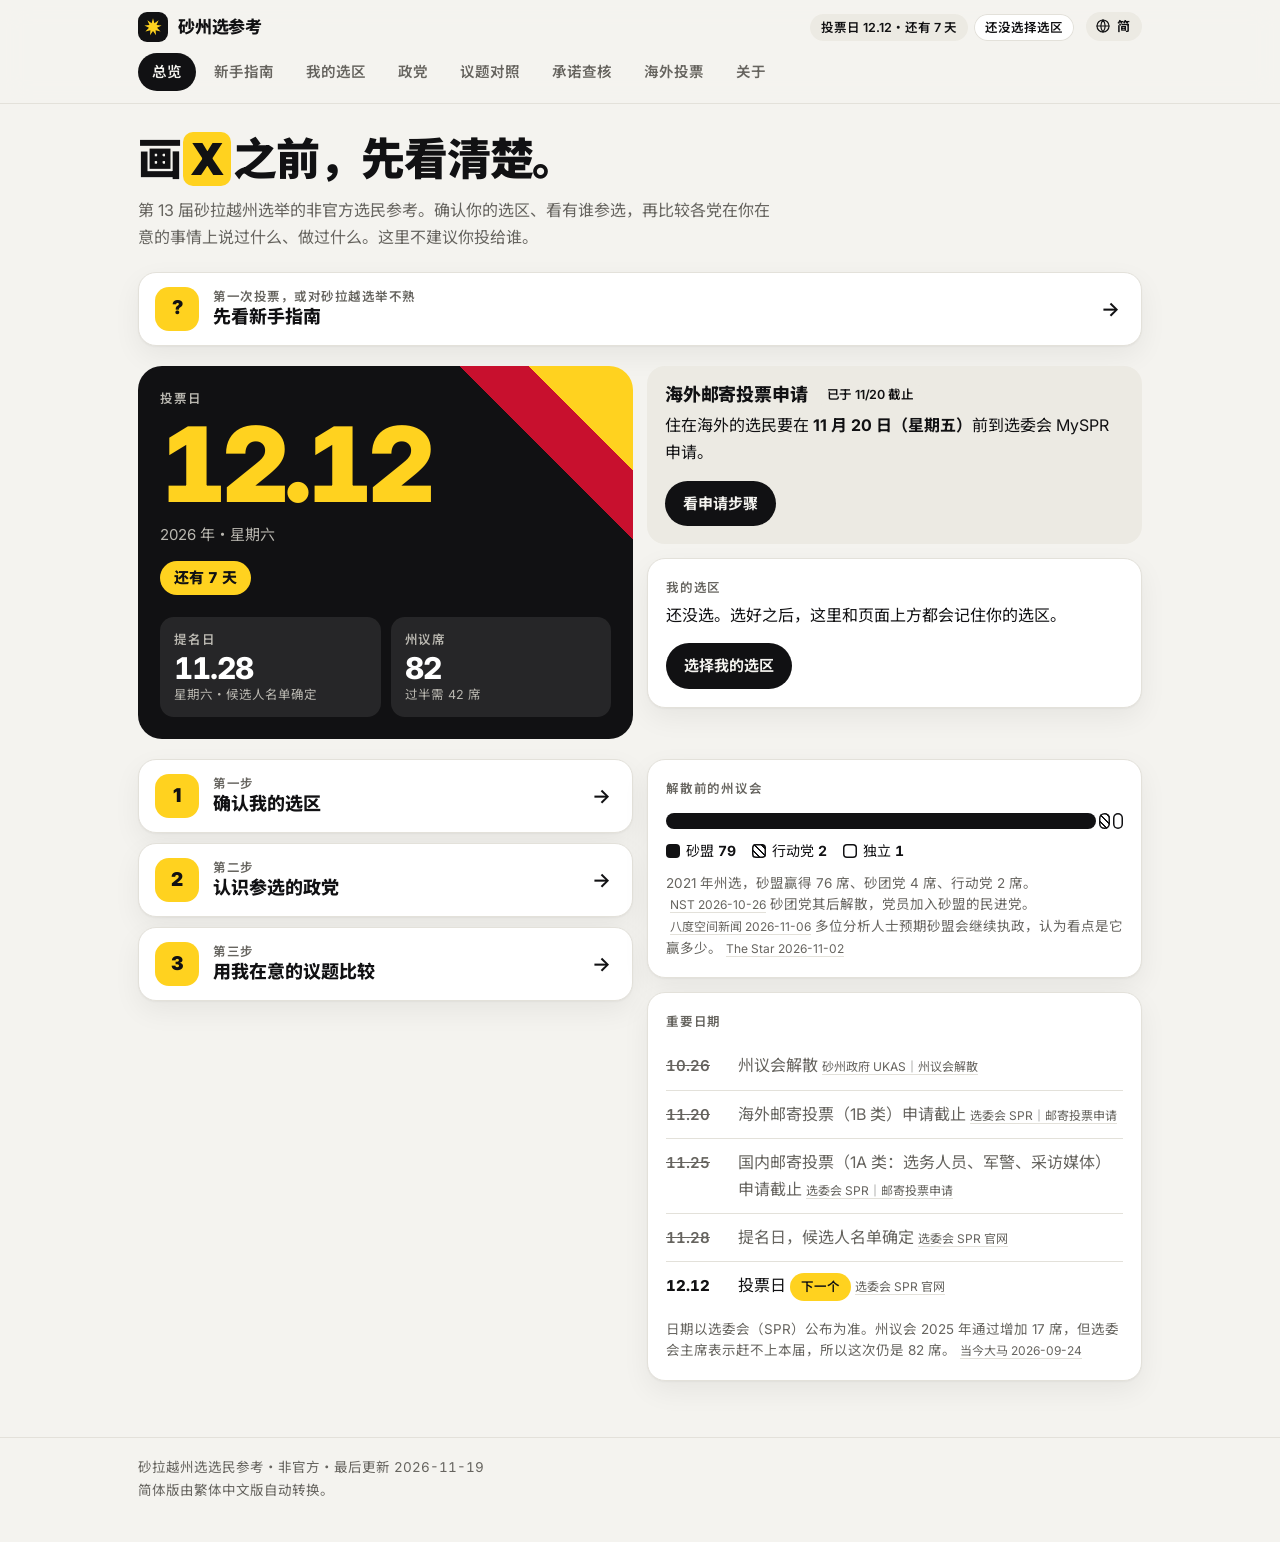
<file: zh-hans/index.html>
<!DOCTYPE html>
<html lang="zh-Hans">
<head>
<meta charset="utf-8">
<meta name="viewport" content="width=device-width, initial-scale=1">
<title>砂拉越州选选民参考</title>
<meta name="description" content="给砂拉越选民的中文投票参考：新手指南、选区查询、各政党的说法与受到的批评、议题对照、承诺查核、海外投票。个人整理，非官方，每则附来源。">
<meta property="og:title" content="砂拉越州选选民参考">
<meta property="og:description" content="给砂拉越选民的中文投票参考：新手指南、选区查询、各政党的说法与受到的批评、议题对照、承诺查核、海外投票。个人整理，非官方，每则附来源。">
<meta property="og:type" content="website">
<meta property="og:url" content="https://bernard-02.github.io/sarawak-election/zh-hans/">
<meta property="og:locale" content="zh_CN">
<link rel="canonical" href="https://bernard-02.github.io/sarawak-election/zh-hans/">
<link rel="alternate" hreflang="zh-Hant" href="https://bernard-02.github.io/sarawak-election/">
<link rel="alternate" hreflang="zh-Hans" href="https://bernard-02.github.io/sarawak-election/zh-hans/">
<link rel="alternate" hreflang="en" href="https://bernard-02.github.io/sarawak-election/en/">
<link rel="alternate" hreflang="ms" href="https://bernard-02.github.io/sarawak-election/ms/">
<link rel="alternate" hreflang="x-default" href="https://bernard-02.github.io/sarawak-election/">
<meta name="twitter:card" content="summary">
<link rel="preconnect" href="https://fonts.googleapis.com">
<link rel="preconnect" href="https://fonts.gstatic.com" crossorigin>
<link href="https://fonts.googleapis.com/css2?family=Inter:wght@400;500;600;700;900&family=Noto+Sans+SC:wght@400;500;700;900&display=swap" rel="stylesheet">
<style>
/* Layout idea: a tabbed dashboard in the Sarawak flag's black, yellow and red. Black carries the type
   and the one loud element (the polling-day card with the flag's diagonal bands); yellow marks what
   the reader has chosen; red is kept for deadlines. Parties are never given a colour. */
:root{
  --paper:#F4F3EF; --surface:#FFFFFF; --ink:#111113; --muted:#66645F; --line:#E3E1DA; --chip:#ECEAE3;
  --accent:#FFD21F; --accent-soft:#FFF3BF; --on-accent:#111113;
  --red:#C8102E; --red-soft:#FCE9EB; --on-red:#FFFFFF;
  --hero-bg:#111113; --hero-ink:#FFFFFF; --hero-muted:#B9B7B0; --hero-tile:rgba(255,255,255,.09);
  --flag-red:#C8102E; --flag-yellow:#FFD21F;
  --shadow:0 1px 2px rgba(17,17,19,.04),0 10px 28px rgba(17,17,19,.06);
  --display:"Inter","Noto Sans SC","PingFang SC","Microsoft YaHei",system-ui,sans-serif;
  --body:"Inter","Noto Sans SC","PingFang SC","Microsoft YaHei",system-ui,sans-serif;
  --mono:"Inter","Noto Sans SC","PingFang SC","Microsoft YaHei",system-ui,sans-serif;
  --r:18px;
  color-scheme:light;
}
@media (prefers-color-scheme:dark){
  :root:not([data-theme="light"]){
    --paper:#0E0E0F; --surface:#19191B; --ink:#F5F4EF; --muted:#A5A39C; --line:#2D2D30; --chip:#262628;
    --accent:#FFD21F; --accent-soft:#3B3310; --on-accent:#111113;
    --red:#FF6170; --red-soft:#3A161B; --on-red:#111113;
    --hero-bg:#202023; --hero-ink:#FFFFFF; --hero-muted:#B9B7B0; --hero-tile:rgba(255,255,255,.08);
    --shadow:0 1px 2px rgba(0,0,0,.3),0 10px 28px rgba(0,0,0,.35);
    color-scheme:dark;
  }
}
:root[data-theme="dark"]{
  --paper:#0E0E0F; --surface:#19191B; --ink:#F5F4EF; --muted:#A5A39C; --line:#2D2D30; --chip:#262628;
  --accent:#FFD21F; --accent-soft:#3B3310; --on-accent:#111113;
  --red:#FF6170; --red-soft:#3A161B; --on-red:#111113;
  --hero-bg:#202023; --hero-ink:#FFFFFF; --hero-muted:#B9B7B0; --hero-tile:rgba(255,255,255,.08);
  --shadow:0 1px 2px rgba(0,0,0,.3),0 10px 28px rgba(0,0,0,.35);
  color-scheme:dark;
}
*{box-sizing:border-box}
@media (prefers-reduced-motion:reduce){*{transition:none!important;animation:none!important}}
body{margin:0;background:var(--paper);color:var(--ink);font-family:var(--body);font-size:16px;line-height:1.7;-webkit-text-size-adjust:100%;-webkit-font-smoothing:antialiased}
a{color:var(--ink);text-decoration-color:var(--accent);text-decoration-thickness:2px;text-underline-offset:3px}
a:hover{color:var(--red)}
:focus-visible{outline:3px solid var(--ink);outline-offset:2px;border-radius:6px}
.wrap{max-width:1040px;margin:0 auto;padding:0 18px}
h1,h2,h3{font-family:var(--display);text-wrap:balance;margin:0;line-height:1.25;letter-spacing:-.01em}
p{margin:0}
.num,.count,.dates .d,.seatlist .n,.seatcard .code,.hero .big,.hero-stats .v{font-variant-numeric:tabular-nums}
.num{font-family:var(--mono)}
.muted{color:var(--muted)}
.small{font-size:13.5px;line-height:1.6}

/* header */
.top{position:sticky;top:0;z-index:5;background:var(--paper);border-bottom:1px solid var(--line)}
@supports (backdrop-filter:blur(8px)) or (-webkit-backdrop-filter:blur(8px)){
  .top{background:color-mix(in srgb,var(--paper) 82%,transparent);-webkit-backdrop-filter:saturate(1.5) blur(14px);backdrop-filter:saturate(1.5) blur(14px)}
}
.top .row1{display:flex;flex-wrap:wrap;align-items:center;gap:8px 12px;padding-top:12px}
.brand{display:inline-flex;align-items:center;gap:10px;font-weight:800;font-size:17px;letter-spacing:-.01em;text-decoration:none;color:var(--ink);margin-right:auto}
.brand:hover{color:var(--ink)}
.brand .mark{width:30px;height:30px;border-radius:9px;background:var(--hero-bg);display:grid;place-items:center;flex:none}
.brand .mark svg{width:20px;height:20px;fill:var(--flag-yellow)}
.status{display:flex;flex-wrap:wrap;gap:6px}
.tabs{display:flex;gap:4px;overflow-x:auto;padding:10px 0 12px;scrollbar-width:none}
.tabs::-webkit-scrollbar{display:none}
.tabs a{flex:none;font-size:14.5px;font-weight:600;text-decoration:none;color:var(--muted);padding:7px 14px;border-radius:999px;transition:background .15s,color .15s}
.tabs a:hover{color:var(--ink);background:var(--chip)}
.tabs a[aria-current="page"]{color:var(--paper);background:var(--ink)}

/* pills */
.pill{display:inline-flex;align-items:center;gap:6px;font-size:12.5px;font-weight:600;padding:3px 11px;border-radius:999px;white-space:nowrap;text-decoration:none}
.pill.crit{background:var(--red);color:var(--on-red)}
.pill.warn{background:var(--accent);color:var(--on-accent)}
.pill.ok,.pill.plain{background:var(--chip);color:var(--ink)}
.pill.line{background:var(--surface);color:var(--ink);box-shadow:inset 0 0 0 1px var(--line)}
a.pill.line:hover{color:var(--ink);box-shadow:inset 0 0 0 1px var(--ink)}

/* views */
.view{display:none;padding:28px 0 56px}
.view.on{display:block;animation:rise .28s ease-out}
@keyframes rise{from{opacity:.4;transform:translateY(6px)}to{opacity:1;transform:none}}
.view > .wrap > h1{font-size:clamp(30px,7.5vw,44px);font-weight:900;letter-spacing:-.03em}
.view > .wrap > h1 .hl{background:var(--accent);color:var(--on-accent);border-radius:10px;padding:0 .18em;margin:0 .06em}
.view > .wrap > .sub{margin-top:10px;color:var(--muted);max-width:40em}
.grid{display:grid;grid-template-columns:repeat(auto-fit,minmax(min(100%,300px),1fr));gap:14px;margin-top:20px;align-items:start}
.two{display:grid;gap:18px;margin-top:20px;align-items:start}
@media (min-width:820px){.two{grid-template-columns:minmax(0,5fr) minmax(0,6fr)}.two.narrow-left{grid-template-columns:minmax(0,4fr) minmax(0,7fr)}.sticky{position:sticky;top:118px}}
.stack{display:flex;flex-direction:column;gap:14px}
.card{background:var(--surface);border:1px solid var(--line);border-radius:var(--r);padding:18px;box-shadow:var(--shadow)}
.card h3{font-size:18px;font-weight:800}
.k{font-size:12.5px;font-weight:600;letter-spacing:.06em;color:var(--muted)}
.btn{display:inline-flex;align-items:center;gap:8px;font:inherit;font-weight:700;font-size:15px;text-decoration:none;padding:10px 18px;border-radius:999px;background:var(--ink);color:var(--paper);border:0;cursor:pointer;transition:transform .15s}
.btn:hover{color:var(--paper);transform:translateY(-1px)}
.btn.ghost{background:transparent;color:var(--ink);box-shadow:inset 0 0 0 1.5px var(--ink)}
.btn.ghost:hover{color:var(--ink);background:var(--chip)}
.btnrow{display:flex;flex-wrap:wrap;gap:10px;margin-top:14px}

/* polling-day card: the one loud element */
.hero{position:relative;overflow:hidden;border-radius:24px;padding:22px;color:var(--hero-ink);min-height:320px;display:flex;flex-direction:column;justify-content:space-between;gap:22px;
  background:linear-gradient(45deg,transparent 0 80%,var(--flag-red) 80% 88%,var(--flag-yellow) 88% 100%),var(--hero-bg)}
.hero .k{color:var(--hero-muted)}
.hero .big{font-size:clamp(68px,20vw,104px);font-weight:900;letter-spacing:-.05em;line-height:.95;color:var(--flag-yellow);margin-top:6px}
.hero-sub{color:var(--hero-muted);font-size:15px;margin-top:8px}
.hero .count{display:inline-block;margin-top:14px;background:var(--flag-yellow);color:#111113;font-weight:800;font-size:15px;padding:4px 14px;border-radius:999px}
.hero-stats{display:grid;grid-template-columns:1fr 1fr;gap:10px}
.hero-stats > div{background:var(--hero-tile);border-radius:14px;padding:12px 14px}
.hero-stats .v{font-size:30px;font-weight:800;letter-spacing:-.03em;line-height:1.2}
.hero-stats .s{font-size:12.5px;color:var(--hero-muted);line-height:1.5}

/* step links */
.go-list{display:flex;flex-direction:column;gap:10px}
.go{display:grid;grid-template-columns:44px 1fr 24px;align-items:center;gap:14px;background:var(--surface);border:1px solid var(--line);border-radius:var(--r);padding:14px 16px;text-decoration:none;color:var(--ink);box-shadow:var(--shadow);transition:transform .15s,border-color .15s}
.go:hover{color:var(--ink);transform:translateY(-2px);border-color:var(--ink)}
.go .n{width:44px;height:44px;border-radius:14px;background:var(--accent);color:var(--on-accent);display:grid;place-items:center;font-weight:900;font-size:19px}
.go .t{font-weight:800;font-size:18px;line-height:1.3}
.go .t small{display:block;font-size:12.5px;font-weight:600;color:var(--muted);letter-spacing:.04em}
.go .arr{font-size:20px;font-weight:600}

/* deadline notice */
.notice{background:var(--red-soft);border-radius:var(--r);padding:18px}
.notice.done{background:var(--chip)}
.notice h3{font-size:18px;font-weight:800;display:flex;flex-wrap:wrap;gap:8px;align-items:center}
ol.steps{margin:14px 0 0;padding:0;list-style:none;display:flex;flex-direction:column;gap:12px;counter-reset:s}
ol.steps li{counter-increment:s;display:grid;grid-template-columns:30px 1fr;gap:12px}
ol.steps li::before{content:counter(s);font-weight:800;width:30px;height:30px;border-radius:999px;background:var(--ink);color:var(--paper);display:grid;place-items:center;font-size:14px}

/* dates */
.dates{margin:10px 0 0;padding:0;list-style:none}
.dates li{display:grid;grid-template-columns:60px 1fr;gap:12px;padding:10px 0;border-top:1px solid var(--line);align-items:baseline}
.dates li:first-child{border-top:0}
.dates .d{font-weight:800;font-size:15px}
.dates li.past{color:var(--muted)}
.dates li.past .d{text-decoration:line-through;font-weight:600}

/* seat composition bar */
.bar{display:flex;gap:3px;height:16px;margin-top:14px}
.bar span{display:block;min-width:10px;border-radius:999px}
.sw-a{background:var(--ink)}
.sw-b{background:repeating-linear-gradient(45deg,var(--ink) 0 2px,transparent 2px 5px);box-shadow:inset 0 0 0 1.5px var(--ink)}
.sw-c{background:transparent;box-shadow:inset 0 0 0 1.5px var(--ink)}
.legend{display:flex;flex-wrap:wrap;gap:6px 16px;margin-top:10px;font-size:14px}
.legend i{display:inline-block;width:14px;height:14px;border-radius:4px;vertical-align:-2px;margin-right:6px}

/* constituency finder */
.field{display:block}
.field span{display:block;font-size:14px;font-weight:700;margin-bottom:8px}
input[type="search"]{width:100%;font:inherit;padding:12px 16px;border:1.5px solid var(--line);border-radius:14px;background:var(--surface);color:var(--ink);transition:border-color .15s}
input[type="search"]:focus{outline:0;border-color:var(--ink);box-shadow:0 0 0 3px var(--accent)}
.seatlist{margin-top:10px;max-height:300px;overflow-y:auto;border:1px solid var(--line);border-radius:var(--r);background:var(--surface);padding:6px}
@media (min-width:820px){.seatlist{max-height:520px}}
.seatlist button{display:grid;grid-template-columns:50px 1fr;gap:8px;width:100%;text-align:left;font:inherit;color:var(--ink);background:transparent;border:0;border-radius:12px;padding:9px 12px;cursor:pointer;align-items:baseline}
.seatlist button:hover{background:var(--chip)}
.seatlist button[aria-selected="true"]{background:var(--accent);color:var(--on-accent)}
.seatlist button[aria-selected="true"] .muted{color:inherit;opacity:.75}
.seatlist .n{font-weight:800;font-size:14px}
.seatlist .empty{padding:14px;color:var(--muted)}
.seatcard{background:var(--surface);border:1px solid var(--line);border-radius:var(--r);box-shadow:var(--shadow);overflow:hidden}
.seatcard header{display:flex;justify-content:space-between;align-items:flex-start;gap:12px;padding:20px 18px 14px}
.seatcard header .code{flex:none;background:var(--accent);color:var(--on-accent);font-weight:800;font-size:15px;border-radius:999px;padding:4px 14px}
.seatcard h3{font-size:30px;font-weight:900;letter-spacing:-.03em;margin-top:2px}
.seatcard .zh{color:var(--muted);font-size:15px}
.seatcard dl{margin:0;padding:0 18px 8px}
.seatcard dl > div{display:grid;grid-template-columns:104px 1fr;gap:12px;padding:12px 0;border-top:1px solid var(--line)}
.seatcard dt{font-size:13.5px;color:var(--muted);font-weight:600}
.seatcard dd{margin:0}
.seatcard ul{margin:0;padding-left:1.1em}
.seatcard .foot{padding:14px 18px;background:var(--chip)}

/* parties */
.tablewrap{overflow-x:auto;border:1px solid var(--line);border-radius:var(--r);background:var(--surface);box-shadow:var(--shadow);margin-top:20px}
table{border-collapse:collapse;width:100%;min-width:560px;font-size:14.5px}
th,td{text-align:left;padding:12px 16px;border-top:1px solid var(--line);vertical-align:top}
thead th{border-top:0;font-size:12.5px;letter-spacing:.06em;color:var(--muted);font-weight:600;white-space:nowrap}
tbody th{font-weight:800;white-space:nowrap}
tbody th small{display:block;font-weight:600;font-size:12px;color:var(--muted)}
tbody tr{cursor:pointer;transition:background .15s}
tbody tr:hover{background:var(--chip)}
tbody tr[aria-selected="true"]{background:var(--accent-soft);box-shadow:inset 5px 0 0 var(--accent)}
.party{background:var(--surface);border:1px solid var(--line);border-radius:var(--r);box-shadow:var(--shadow);overflow:hidden}
.party > header{padding:20px 18px;border-bottom:1px solid var(--line)}
.party > header h3{font-size:24px;font-weight:900;letter-spacing:-.02em}
.party > header .abbr{display:inline-block;font-size:13px;font-weight:700;letter-spacing:0;background:var(--chip);border-radius:999px;padding:2px 10px;margin-left:8px;vertical-align:3px}
.party .cols{display:grid;gap:0}
.party .blk{padding:18px}
.party .blk + .blk{border-top:1px solid var(--line)}
@media (min-width:820px){.party .cols{grid-template-columns:repeat(3,1fr)}.party .blk + .blk{border-top:0;border-left:1px solid var(--line)}}
.meta{display:flex;flex-wrap:wrap;gap:6px;margin-top:8px}
.blk h4{margin:0 0 10px;font-family:var(--body);font-size:12.5px;font-weight:600;letter-spacing:.06em;color:var(--muted)}
.blk ul{margin:0;padding:0;list-style:none;display:flex;flex-direction:column;gap:10px}
.blk li{padding-left:16px;position:relative}
.blk li::before{content:"";position:absolute;left:0;top:.68em;width:7px;height:7px;background:var(--ink);border-radius:999px}
.blk.crit li::before{background:transparent;box-shadow:inset 0 0 0 1.5px var(--muted)}
.src{display:inline-block;font-size:12px;line-height:1.5;color:var(--muted);text-decoration:underline;text-decoration-color:var(--line);text-decoration-thickness:1px;margin-left:4px;white-space:nowrap}
.src:hover{color:var(--red)}

/* chips */
.chips{display:flex;flex-wrap:wrap;gap:8px;margin-top:10px}
.chip{display:inline-flex;align-items:center;gap:8px;font:inherit;font-size:15px;font-weight:600;color:var(--ink);background:var(--surface);border:1.5px solid var(--line);border-radius:999px;padding:6px 14px 6px 7px;cursor:pointer;transition:background .15s,border-color .15s}
.chip:hover{border-color:var(--ink)}
.chip .box{position:relative;width:22px;height:22px;border:1.5px solid var(--ink);border-radius:7px;flex:none}
.chip[aria-pressed="true"]{border-color:var(--accent);background:var(--accent);color:var(--on-accent)}
.chip[aria-pressed="true"] .box{border-color:var(--on-accent)}
.chip[aria-pressed="true"] .box::before,.chip[aria-pressed="true"] .box::after{content:"";position:absolute;left:50%;top:50%;width:15px;height:3px;margin:-1.5px 0 0 -7.5px;background:var(--on-accent);border-radius:2px;transform:rotate(45deg)}
.chip[aria-pressed="true"] .box::after{transform:rotate(-45deg)}
.chip.role{padding:6px 14px}
.chip.role[aria-pressed="true"]{background:var(--ink);color:var(--paper);border-color:var(--ink)}
.label{font-size:14px;font-weight:700}

/* issues */
.issue{background:var(--surface);border:1px solid var(--line);border-radius:var(--r);box-shadow:var(--shadow);overflow:hidden}
.issue > header{padding:16px 18px;border-bottom:1px solid var(--line)}
.issue > header h3{font-size:20px;font-weight:900;letter-spacing:-.02em}
.issue .row{display:grid;grid-template-columns:92px 1fr;gap:12px;padding:14px 18px;border-top:1px solid var(--line)}
.issue .row:first-of-type{border-top:0}
.issue .row .who{font-weight:800;font-size:14.5px;line-height:1.4}
.issue .row .who small{display:block;font-weight:600;font-size:12px;color:var(--muted)}
.issue .row ul{margin:0;padding:0;list-style:none;display:flex;flex-direction:column;gap:6px}
.issue .row .none{color:var(--muted);font-size:14px}
.issue .ctx{padding:14px 18px;background:var(--chip);font-size:14px}
.nosel{padding:22px;border:1.5px dashed var(--line);border-radius:var(--r);color:var(--muted);text-align:center}

/* misc */
.todo{margin:12px 0 0;padding:0;list-style:none;display:flex;flex-direction:column;gap:12px}
.todo li{display:grid;grid-template-columns:22px 1fr;gap:12px;align-items:start}
.todo li::before{content:"";width:20px;height:20px;border:1.5px solid var(--ink);border-radius:7px;margin-top:4px}
.plain-list{margin:12px 0 0;padding-left:1.2em;display:flex;flex-direction:column;gap:8px}
footer{padding:18px 0 40px;border-top:1px solid var(--line);color:var(--muted);font-size:13.5px}
@media (max-width:420px){
  .seatcard dl > div{grid-template-columns:1fr;gap:2px}
  .issue .row{grid-template-columns:1fr;gap:4px}
}

/* party badge: abbreviation until an official mark is supplied */
.badge{width:44px;height:44px;border-radius:12px;background:var(--chip);color:var(--ink);display:grid;place-items:center;font-weight:800;font-size:12px;letter-spacing:.01em;flex:none;overflow:hidden;line-height:1}
.badge.sm{width:34px;height:34px;border-radius:10px;font-size:10.5px}
.badge.lg{width:56px;height:56px;border-radius:16px;font-size:14px}
.badge img{width:100%;height:100%;object-fit:contain;background:#FFFFFF;padding:3px}
.pname{display:flex;align-items:center;gap:10px}
.phead{display:flex;align-items:center;gap:14px}
.phead strong{display:block;font-weight:800;font-size:17px;line-height:1.3}
.phead small{display:block;font-weight:600;font-size:12px;color:var(--muted)}

/* single-pick chips + role chips */
.chip.pick{padding:6px 14px}
.chip.pick[aria-pressed="true"]{background:var(--ink);color:var(--paper);border-color:var(--ink)}
.chip .dot{width:9px;height:9px;border-radius:999px;background:var(--accent);box-shadow:0 0 0 1.5px var(--ink);flex:none}
.chip.role[aria-pressed="true"]{background:var(--accent);color:var(--on-accent);border-color:var(--accent)}
.controls{display:grid;gap:18px;margin-top:20px}
@media (min-width:820px){.controls{grid-template-columns:1fr 1fr 1fr}}

/* side-by-side comparison, one column per party */
.cmp-title{font-size:26px;font-weight:900;letter-spacing:-.02em;margin-top:28px}
.swipe-hint{margin-top:6px}
.cmp{display:grid;grid-auto-flow:column;grid-auto-columns:82%;gap:0 12px;overflow-x:auto;padding:6px 2px 16px;margin:10px -2px 0;scroll-snap-type:x proximity;-webkit-overflow-scrolling:touch}
@media (min-width:560px){.cmp{grid-auto-columns:minmax(236px,1fr)}}
.col{display:flex;flex-direction:column;background:var(--surface);border:1px solid var(--line);border-radius:var(--r);box-shadow:var(--shadow);scroll-snap-align:start;overflow:hidden}
@supports (grid-template-rows:subgrid){
  .cmp{grid-template-rows:auto auto auto auto}
  .col{grid-row:1 / span 4;display:grid;grid-template-rows:subgrid}
}
.col > header{padding:16px;border-bottom:1px solid var(--line);display:flex;flex-direction:column;gap:12px;align-items:flex-start}
.col .sec{padding:14px 16px;border-bottom:1px solid var(--line)}
.col .sec h4{margin:0 0 8px;font-size:12.5px;font-weight:600;letter-spacing:.06em;color:var(--muted)}
.col .sec ul{margin:0;padding:0;list-style:none;display:flex;flex-direction:column;gap:10px}
.col .sec .none{color:var(--muted);font-size:14px}
.col > footer{padding:12px 16px;font-size:14px;font-weight:700}
.ctxcard{margin-top:4px;background:var(--chip);border-radius:var(--r);padding:16px 18px;font-size:14.5px}

/* pledge check */
.tiles{display:grid;grid-template-columns:repeat(auto-fit,minmax(138px,1fr));gap:10px;margin-top:20px}
.tile{font:inherit;text-align:left;background:var(--surface);border:1.5px solid var(--line);border-radius:var(--r);padding:14px;cursor:pointer;color:var(--ink);display:flex;flex-direction:column;gap:6px;transition:border-color .15s}
.tile:hover{border-color:var(--ink)}
.tile[aria-pressed="true"]{border-color:var(--ink);box-shadow:inset 0 0 0 1.5px var(--ink)}
.tile b{font-size:36px;font-weight:900;letter-spacing:-.04em;line-height:1;font-variant-numeric:tabular-nums}
.tile span{font-size:13.5px;font-weight:600;line-height:1.35;display:flex;gap:8px;align-items:flex-start}
.tile i{display:block;width:14px;height:14px;border-radius:4px;flex:none;margin-top:2px}
.bar5{display:flex;gap:3px;height:16px;margin-top:14px}
.bar5 span{display:block;min-width:10px;border-radius:999px}
.sw-done{background:var(--ink)}
.sw-prog{background:var(--accent)}
.sw-mixed{background:repeating-linear-gradient(45deg,var(--accent) 0 4px,var(--accent-soft) 4px 8px)}
.sw-not{background:var(--red)}
.sw-na{background:var(--chip);box-shadow:inset 0 0 0 1.5px var(--line)}
.sw-all{background:transparent;box-shadow:inset 0 0 0 1.5px var(--ink)}
.pill.st{white-space:normal;line-height:1.4;border-radius:12px;padding:3px 11px}
.pill.s-done{background:var(--ink);color:var(--paper)}
.pill.s-prog{background:var(--accent);color:var(--on-accent)}
.pill.s-mixed{background:var(--accent-soft);color:var(--ink);box-shadow:inset 0 0 0 1.5px var(--accent)}
.pill.s-not{background:var(--red);color:var(--on-red)}
.pill.s-na{background:var(--chip);color:var(--muted)}
.pl{background:var(--surface);border:1px solid var(--line);border-radius:var(--r);box-shadow:var(--shadow);overflow:hidden;scroll-margin-top:132px}
.pl > header{display:grid;grid-template-columns:44px 1fr;gap:14px;padding:16px 18px;align-items:start}
.pl-n{width:44px;height:44px;border-radius:14px;background:var(--chip);display:grid;place-items:center;font-weight:900;font-size:17px;font-variant-numeric:tabular-nums}
.pl h3{font-size:18px;font-weight:800;line-height:1.35}
.pl .ms{font-size:12.5px;color:var(--muted);line-height:1.5;margin-top:2px}
.pl .tags{display:flex;flex-wrap:wrap;gap:6px;margin-top:10px}
.pl .cols{display:grid;border-top:1px solid var(--line)}
.pl .blk{padding:16px 18px}
.pl .blk + .blk{border-top:1px solid var(--line)}
@media (min-width:820px){.pl .cols.split{grid-template-columns:1fr 1fr}.pl .cols.split .blk + .blk{border-top:0;border-left:1px solid var(--line)}}
.col .sec li .pill{margin-left:2px;vertical-align:1px}

/* first-time voter guide */
.guide h2{font-size:22px;font-weight:900;letter-spacing:-.02em;margin-top:34px}
.guide h2 + .grid, .guide h2 + .card, .guide h2 + .two{margin-top:14px}
.qa h3{font-size:17px;font-weight:800}
.qa p{margin-top:6px}
ol.flow{margin:0;padding:0;list-style:none;counter-reset:f;display:flex;flex-direction:column}
ol.flow li{counter-increment:f;display:grid;grid-template-columns:36px 1fr;gap:14px;padding:14px 0;border-top:1px solid var(--line);align-items:start}
ol.flow li:first-child{border-top:0;padding-top:4px}
ol.flow li::before{content:counter(f);width:36px;height:36px;border-radius:12px;background:var(--accent);color:var(--on-accent);display:grid;place-items:center;font-weight:900;font-size:16px}
ol.flow b{display:block;font-weight:800}
dl.gloss{margin:0;display:grid;gap:0}
dl.gloss > div{display:grid;grid-template-columns:120px 1fr;gap:14px;padding:12px 0;border-top:1px solid var(--line)}
dl.gloss > div:first-child{border-top:0;padding-top:4px}
dl.gloss dt{font-weight:800}
dl.gloss dd{margin:0}
@media (max-width:420px){dl.gloss > div{grid-template-columns:1fr;gap:2px}}

/* language menu */
.lang{position:relative}
.lang-btn{display:inline-flex;align-items:center;gap:6px;font:inherit;font-size:13px;font-weight:700;line-height:1.3;color:var(--ink);background:var(--chip);border:0;border-radius:999px;padding:6px 12px 6px 9px;cursor:pointer}
.lang-btn svg{width:16px;height:16px;fill:none;stroke:currentColor;stroke-width:1.8;stroke-linecap:round}
.lang-menu{display:none;position:absolute;right:0;top:calc(100% + 6px);z-index:6;min-width:172px;padding:6px;background:var(--surface);border:1px solid var(--line);border-radius:14px;box-shadow:var(--shadow)}
.lang.open .lang-menu{display:block}
.lang-menu a{display:flex;justify-content:space-between;gap:12px;padding:9px 12px;border-radius:9px;font-size:14.5px;font-weight:600;color:var(--ink);text-decoration:none}
.lang-menu a:hover{background:var(--chip)}
.lang-menu a[aria-current="true"]{font-weight:800}
.lang-menu a[aria-current="true"]::after{content:"\2713"}
@media (min-width:820px){.lang{order:3}}
/* English and Malay words are longer than Chinese ones */
body{overflow-wrap:break-word}
/* long labels wrap instead of pushing the page wider than the screen */
.src{max-width:100%;white-space:normal}
.pill{white-space:normal}
.status .pill{white-space:nowrap}
.two > *,.grid > *,.stack > *{min-width:0}
</style>
</head>
<body>

<header class="top">
  <div class="wrap">
    <div class="row1">
      <a class="brand" href="#overview"><span class="mark"><svg viewBox="0 0 24 24" aria-hidden="true"><polygon points="12.00,1.50 13.68,7.40 18.75,3.96 16.24,9.55 22.34,10.18 16.83,12.85 21.09,17.25 15.15,15.75 15.59,21.87 12.00,16.90 8.41,21.87 8.85,15.75 2.91,17.25 7.17,12.85 1.66,10.18 7.76,9.55 5.25,3.96 10.32,7.40"/></svg></span>砂州选参考</a>
      <div class="lang"><button type="button" class="lang-btn" aria-haspopup="true" aria-expanded="false" aria-label="Language: 简体中文"><svg viewBox="0 0 24 24" aria-hidden="true"><circle cx="12" cy="12" r="9"/><path d="M3 12h18M12 3a14 14 0 0 1 0 18M12 3a14 14 0 0 0 0 18"/></svg><span>简</span></button><nav class="lang-menu" aria-label="Language"><a href="../" data-href="../" lang="zh-Hant" hreflang="zh-Hant">繁體中文</a><a href="../zh-hans/" data-href="../zh-hans/" lang="zh-Hans" hreflang="zh-Hans" aria-current="true">简体中文</a><a href="../en/" data-href="../en/" lang="en" hreflang="en">English</a><a href="../ms/" data-href="../ms/" lang="ms" hreflang="ms">Bahasa Melayu</a></nav></div>
      <div class="status">
        <span class="pill plain" id="hd-count"></span>
        <a class="pill line" id="hd-seat" href="#seat"></a>
      </div>
    </div>
    <nav class="tabs" aria-label="主要分页">
      <a href="#overview" data-view="overview">总览</a>
      <a href="#guide" data-view="guide">新手指南</a>
      <a href="#seat" data-view="seat">我的选区</a>
      <a href="#parties" data-view="parties">政党</a>
      <a href="#issues" data-view="issues">议题对照</a>
      <a href="#pledges" data-view="pledges">承诺查核</a>
      <a href="#overseas" data-view="overseas">海外投票</a>
      <a href="#about" data-view="about">关于</a>
    </nav>
  </div>
</header>

<main>
<!-- ============ 总览 ============ -->
<section class="view" id="v-overview">
  <div class="wrap">
    <h1>画<span class="hl">X</span>之前，先看清楚。</h1>
    <p class="sub">第 13 届砂拉越州选举的非官方选民参考。确认你的选区、看有谁参选，再比较各党在你在意的事情上说过什么、做过什么。这里不建议你投给谁。</p>

    <nav class="go-list" style="margin-top:20px" aria-label="新手入口">
      <a class="go" href="#guide"><span class="n">?</span><span class="t"><small>第一次投票，或对砂拉越选举不熟</small>先看新手指南</span><span class="arr" aria-hidden="true">→</span></a>
    </nav>

    <div class="grid">
      <div class="hero" aria-label="选举日程摘要">
        <div>
          <div class="k">投票日</div>
          <div class="big">12.12</div>
          <div class="hero-sub">2026 年・星期六</div>
          <div class="count" id="count-poll"></div>
        </div>
        <div class="hero-stats">
          <div><div class="k">提名日</div><div class="v">11.28</div><div class="s">星期六・候选人名单确定</div></div>
          <div><div class="k">州议席</div><div class="v">82</div><div class="s">过半需 42 席</div></div>
        </div>
      </div>

      <div class="stack">
        <div class="notice" id="ov-postal">
          <h3>海外邮寄投票申请 <span class="pill crit" data-postal-pill>11/20 截止</span></h3>
          <p style="margin-top:6px">住在海外的选民要在 <b>11 月 20 日（星期五）</b>前到选委会 MySPR 申请。</p>
          <div class="btnrow"><a class="btn" href="#overseas">看申请步骤</a></div>
        </div>
        <div class="card" id="ov-seat"></div>
      </div>
    </div>

    <div class="grid">
      <nav class="go-list" aria-label="从这里开始">
        <a class="go" href="#seat"><span class="n">1</span><span class="t"><small>第一步</small>确认我的选区</span><span class="arr" aria-hidden="true">→</span></a>
        <a class="go" href="#parties"><span class="n">2</span><span class="t"><small>第二步</small>认识参选的政党</span><span class="arr" aria-hidden="true">→</span></a>
        <a class="go" href="#issues"><span class="n">3</span><span class="t"><small>第三步</small>用我在意的议题比较</span><span class="arr" aria-hidden="true">→</span></a>
      </nav>

      <div class="stack">
        <div class="card">
          <div class="k">解散前的州议会</div>
          <div class="bar" role="img" aria-label="解散前议席：砂盟 79 席，行动党 2 席，独立人士 1 席">
            <span class="sw-a" style="flex:79"></span><span class="sw-b" style="flex:2"></span><span class="sw-c" style="flex:1"></span>
          </div>
          <div class="legend">
            <span><i class="sw-a"></i>砂盟 <b class="num">79</b></span>
            <span><i class="sw-b"></i>行动党 <b class="num">2</b></span>
            <span><i class="sw-c"></i>独立 <b class="num">1</b></span>
          </div>
          <p class="small muted" style="margin-top:10px">2021 年州选，砂盟赢得 76 席、砂团党 4 席、行动党 2 席。<a class="src" data-s="nst_dom"></a> 砂团党其后解散，党员加入砂盟的民进党。<a class="src" data-s="tv8_psb"></a> 多位分析人士预期砂盟会继续执政，认为看点是它赢多少。<a class="src" data-s="star"></a></p>
        </div>
        <div class="card">
          <div class="k">重要日期</div>
          <ul class="dates" id="date-list"></ul>
          <p class="small muted" style="margin-top:8px">日期以选委会（SPR）公布为准。州议会 2025 年通过增加 17 席，但选委会主席表示赶不上本届，所以这次仍是 82 席。<a class="src" data-s="mk_99"></a></p>
        </div>
      </div>
    </div>
  </div>
</section>

<!-- ============ 新手指南 ============ -->
<section class="view guide" id="v-guide">
  <div class="wrap">
    <h1>第一次投票</h1>
    <p class="sub">给首投族，和对砂拉越选举不太熟的人。先看懂这场选举在选什么，再看你要做哪几件事。</p>

    <h2>这场选举在选什么</h2>
    <div class="grid qa">
      <div class="card">
        <h3>这是州选，不是全国大选</h3>
        <p>这次选的是砂拉越州立法议会（DUN）的 82 位州议员，结果决定谁来组成州政府。选国会议员、决定首相的全国大选是另一场选举，不在这一次。</p>
      </div>
      <div class="card">
        <h3>你只投自己那一区</h3>
        <p>全州分成 82 个州选区，每一区选出一位州议员。你拿到一张选票，选一位候选人，那一区得票最多的人当选。</p>
      </div>
      <div class="card">
        <h3>谁来执政</h3>
        <p>赢得过半议席（至少 42 席）的政党或联盟组成州政府，由它的领袖出任州总理。<a class="src" data-s="wiki26"></a></p>
      </div>
      <div class="card">
        <h3>这一届有什么不一样</h3>
        <p>18 岁投票和选民自动登记在 2021 年 12 月 15 日生效<a class="src" data-s="g_undi18"></a>，但没赶上三天后的上一届州选<a class="src" data-s="g_2021"></a>。所以这是 18 到 20 岁的人第一次能在砂拉越州选投票。选民人数从上一届的约 125 万增加到 205.9 万。<a class="src" data-s="g_2021"></a><a class="src" data-s="g_voters"></a></p>
      </div>
    </div>

    <h2>我要先登记吗</h2>
    <div class="card qa">
      <p style="margin-top:0">不用自己申请。年满 18 岁的公民会自动登记为选民。<a class="src" data-s="g_undi18"></a> 但你要确认两件事：名字有没有在这次选举的选民册上，以及登记在哪一个选区。这两件事都以选委会 MySPR Semak 的查询结果为准。</p>
      <div class="btnrow">
        <a class="btn" href="https://mysprsemak.spr.gov.my/semakan/daftarPemilih" target="_blank" rel="noopener">到 MySPR Semak 查询</a>
        <a class="btn ghost" href="#seat">在这里看我的选区</a>
      </div>
    </div>

    <h2>投票日之前</h2>
    <div class="card">
      <ol class="flow">
        <li><div><b>查选区和投票站</b>选区看的是选民册上的登记，不一定是你现在住的地方。MySPR Semak 也会显示你的投票站和建议的投票时段。<a class="src" data-s="g_ic"></a></div></li>
        <li><div><b>看你那一区有谁参选</b>候选人要到 11 月 28 日提名日才确定。<a class="src" data-s="spr"></a> 确定之后，可以在“我的选区”分页看到。</div></li>
        <li><div><b>人不在砂拉越，先决定怎么投</b>邮寄投票要事先申请，而且有期限；没有申请的话，就要在投票日回到登记的投票站。细节在“海外投票”分页。</div></li>
        <li><div><b>想一想你在意什么</b>用“议题对照”把各党的说法并排比较，也可以在“承诺查核”看执政的砂盟上一届做到了多少。</div></li>
      </ol>
      <div class="btnrow">
        <a class="btn ghost" href="#overseas">海外投票</a>
        <a class="btn ghost" href="#issues">议题对照</a>
        <a class="btn ghost" href="#pledges">承诺查核</a>
      </div>
    </div>

    <h2>投票日当天的流程</h2>
    <div class="two">
      <div class="card">
        <ol class="flow">
          <li><div><b>带身份证到投票站</b>到你登记的投票站，找到自己的投票通道。<a class="src" data-s="g_ic"></a></div></li>
          <li><div><b>核对身份</b>把身份证交给第一位职员，并让职员检查双手。职员会念出你的名字和身份证号码，听清楚是不是你。<a class="src" data-s="g_steps"></a></div></li>
          <li><div><b>沾选举墨水</b>职员会请你把手指沾上不易洗掉的选举墨水，表示你已经领票。<a class="src" data-s="g_steps"></a></div></li>
          <li><div><b>领选票</b>从职员手上拿到一张选票。<a class="src" data-s="g_steps"></a></div></li>
          <li><div><b>画一个 X</b>到圈票处，用笔在你要选的候选人名字和标志旁边的空格画“X”。只能选一位。<a class="src" data-s="g_steps"></a></div></li>
          <li><div><b>投入票箱</b>把选票折好，投进票箱，就完成了。</div></li>
        </ol>
      </div>
      <div class="stack">
        <div class="card qa">
          <h3>投票站几点开</h3>
          <p>每个投票中心的开放时间不一定相同，这里不列时间。出门前请在选委会的 <a href="https://mysprsemak.spr.gov.my/semakan/daftarPemilih" target="_blank" rel="noopener">MySPR Semak</a> 查你那一站的时间。</p>
        </div>
        <div class="card qa">
          <h3>当天要注意</h3>
          <ul class="plain-list">
            <li>一定要带身份证。<a class="src" data-s="g_ic"></a></li>
            <li>投票通道里不能用手机，带了要放在指定的位置。<a class="src" data-s="g_phone"></a></li>
            <li>不要穿戴有政党或候选人名字、标志的衣服、帽子或口罩，否则可能被拒绝进入投票中心。<a class="src" data-s="g_dress"></a></li>
          </ul>
          <p class="small muted" style="margin-top:10px">后两项是选委会在近期其他选举发出的提醒。这一场的规定以选委会届时公布的为准。</p>
        </div>
      </div>
    </div>

    <h2>常见名词</h2>
    <div class="card">
      <dl class="gloss">
        <div><dt>DUN</dt><dd>州立法议会。这次要选的就是它的 82 位议员，也叫州议员（ADUN）。</dd></div>
        <div><dt>N.09、P.195</dt><dd>N 开头是州选区的编号，P 开头是国会选区的编号。这次只用得到 N 开头的。</dd></div>
        <div><dt>砂盟、希盟</dt><dd>政党联盟，各由几个政党组成。砂盟（GPS）目前执政，希盟（PH）在砂拉越是在野。</dd></div>
        <div><dt>州总理</dt><dd>砂拉越州政府的首长，英文是 Premier。不是全国的首相。</dd></div>
        <div><dt>提名日</dt><dd>候选人正式报名的日子。当天才确定每一区有谁参选。</dd></div>
        <div><dt>多数票</dt><dd>当选人比第二名多出的票数。数字越小，代表上一次选得越接近。</dd></div>
        <div><dt>MA63</dt><dd>1963 年马来西亚协议。砂拉越争取自治权和资源权益时，常以它为依据。</dd></div>
        <div><dt>NCR</dt><dd>原住民习俗地，指原住民社群依习俗拥有的土地。</dd></div>
      </dl>
    </div>
  </div>
</section>

<!-- ============ 我的选区 ============ -->
<section class="view" id="v-seat">
  <div class="wrap">
    <h1>我的选区</h1>
    <p class="sub">你的选区看的是选民册上的登记，不一定是你现在住的地方。先用选委会的官方查询确认，再回来这里选。</p>
    <div class="two">
      <div class="stack">
        <div class="card">
          <h3>第一步：到官方系统查询</h3>
          <p style="margin-top:6px">MySPR Semak 是选委会的查询系统，输入身份证号码就能看到你登记的州选区（DUN）和投票站。</p>
          <div class="btnrow"><a class="btn" href="https://mysprsemak.spr.gov.my/semakan/daftarPemilih" target="_blank" rel="noopener">开启 MySPR Semak</a></div>
          <p class="small muted" style="margin-top:10px">身份证号码只在选委会官网输入。这个页面不会要求、也不会储存任何个人资料。</p>
        </div>
        <div>
          <label class="field" for="seat-q"><span>第二步：在 82 个州选区中找到你的</span>
            <input id="seat-q" type="search" inputmode="search" autocomplete="off" placeholder="编号或名称，例如 54、Pelawan、柏拉旺">
          </label>
          <div class="seatlist" id="seat-list" role="listbox" aria-label="州选区列表"></div>
        </div>
      </div>
      <div class="sticky">
        <article class="seatcard" id="seat-card" aria-live="polite"></article>
        <p class="small muted" style="margin-top:10px">选区中文译名各家报章不完全一样，请以编号和马来文名称为准。议员与 2021 年票数整理自维基百科<a class="src" data-s="wiki26"></a><a class="src" data-s="wiki21"></a>，如有出入以选委会为准。</p>
      </div>
    </div>
  </div>
</section>

<!-- ============ 政党 ============ -->
<section class="view" id="v-parties">
  <div class="wrap">
    <h1>政党</h1>
    <p class="sub">排序依解散前的议席数，没有议席的依英文简称字母。点一列看详细内容。每个政党都用同样三栏：目前动向、他们的主张、纪录与外界批评。</p>
    <div class="tablewrap">
      <table>
        <thead><tr><th scope="col">政党或联盟</th><th scope="col">定位</th><th scope="col">解散前议席</th><th scope="col">本届参选（截至 11/19）</th></tr></thead>
        <tbody id="party-rows"></tbody>
      </table>
    </div>
    <div style="margin-top:14px" id="party-panel" aria-live="polite"></div>
    <div class="card" style="margin-top:14px">
      <h3>其他</h3>
      <p style="margin-top:6px">国阵（BN）已确认不参选。<a class="src" data-s="mk_bn"></a> 人民宏愿党（Aspirasi）等小党也透露了参选计划。<a class="src" data-s="od_82"></a> 所有政党最后是否参选、在哪里参选，要到 11 月 28 日提名日才确定。</p>
    </div>
  </div>
</section>

<!-- ============ 议题对照 ============ -->
<section class="view" id="v-issues">
  <div class="wrap">
    <h1>议题对照</h1>
    <p class="sub">选一个议题，把各党的说法并排比较，就像比较不同的方案。这里不会算出“你该投谁”。</p>

    <div class="card controls">
      <div>
        <p class="label" id="role-label">我是⋯⋯</p>
        <div class="chips" id="role-chips" role="group" aria-labelledby="role-label"></div>
        <p class="small muted" style="margin-top:8px">选一个身份，会用黄点标出你可能在意的议题。</p>
      </div>
      <div>
        <p class="label" id="issue-label">比较哪个议题</p>
        <div class="chips" id="issue-chips" role="group" aria-labelledby="issue-label"></div>
      </div>
      <div>
        <p class="label" id="pc-label">比较哪些政党</p>
        <div class="chips" id="party-chips" role="group" aria-labelledby="pc-label"></div>
      </div>
    </div>

    <div id="cmp-head" aria-live="polite"></div>
    <p class="small muted swipe-hint">左右滑动可以看到全部政党。想仔细比较其中两三个，就把其他的 X 取消。</p>
    <div class="cmp" id="cmp"></div>
    <div id="cmp-ctx"></div>
    <p class="small muted" style="margin-top:14px;max-width:46em">执政党有施政纪录可查，在野党没有，所以栏位不会一样满，这不代表偏好。多数政党的 2026 年宣言还没公布，空白的栏位会在宣言公布后补上。</p>
  </div>
</section>

<!-- ============ 承诺查核 ============ -->
<section class="view" id="v-pledges">
  <div class="wrap">
    <h1>承诺查核</h1>
    <p class="sub">砂盟 2021 年州选宣言有 34 项承诺<a class="src" data-s="p_list"></a>，州总理当时说会在五年内落实<a class="src" data-s="p_5yrs"></a>。这里逐项对照公开纪录，看每一项走到哪里。</p>

    <div class="grid">
      <div class="card">
        <div class="k">先看限制</div>
        <ul class="plain-list">
          <li>34 项都是标题式的大方向。这份整理只取得标题，没有取得宣言手册里的细项，所以对照的是找得到的公开数据和报导。</li>
          <li>每一项的判定是整理者的判断，不是官方评分。来源都附在旁边，请自己查证。</li>
          <li>只查核执政的砂盟，因为只有执政党有权力落实宣言。在野党的宣言没有机会执行，不能用同一把尺衡量。</li>
          <li>医疗、国防、公民权多属联邦权限，州政府能做的有限，相关项目有标示。</li>
        </ul>
      </div>
      <div class="card">
        <div class="k">民间调查怎么看</div>
        <p style="margin-top:10px">民间组织 Rise of Social Efforts（ROSE）2024 年 12 月公布的公众调查显示，34 项中有 9 项被评为不满意，其中 3 项是非常不满意：第 4 项（习俗地）、第 14 项（电讯）、第 15 项（乡区经济）。ROSE 强调，调查结果不应被视为最终定论。<a class="src" data-s="p_rose"></a></p>
        <p class="small muted" style="margin-top:8px">原报导没能完整读到，下面只标出报导摘要中确认的 4 项。</p>
      </div>
    </div>

    <p class="label" style="margin-top:26px">点一格可以筛选</p>
    <div class="tiles" id="pl-tiles" role="group" aria-label="依状态筛选"></div>
    <div class="bar5" id="pl-bar" role="img"></div>
    <p class="small muted" style="margin-top:10px;max-width:46em">这里刻意不算成一个百分比。34 项的份量差很多，“有进展”也不等于“做完了”。</p>

    <p class="small muted" id="pl-rubric" style="margin-top:18px;max-width:46em"></p>
    <div class="stack" id="pl-list" style="margin-top:14px" aria-live="polite"></div>
  </div>
</section>

<!-- ============ 海外投票 ============ -->
<section class="view" id="v-overseas">
  <div class="wrap">
    <h1>海外投票</h1>
    <p class="sub">人在海外有两条路：申请邮寄投票，或在投票日回到所属投票站亲自投票。</p>
    <div class="two">
      <div class="notice" id="postal-box">
        <h3>海外邮寄投票（1B 类）<span class="pill crit" data-postal-pill>11/20 截止</span></h3>
        <p style="margin-top:8px">申请期是 10 月 26 日到 <b>11 月 20 日（星期五）</b>。选委会的页面没有写当天几点截止，建议不要拖到最后一刻。</p>
        <ol class="steps">
          <li><div>到选委会的 MySPR 注册帐号。</div></li>
          <li><div>登入后申请邮寄投票，选择 1B 类（海外）。</div></li>
          <li><div>选票怎么寄来、怎么寄回，选委会的申请页面没有说明，请留意选委会通知，或直接询问邮寄投票组：upup@spr.gov.my／+603 8892 7080。</div></li>
        </ol>
        <div class="btnrow">
          <a class="btn" href="https://myspr.spr.gov.my/login" target="_blank" rel="noopener">前往 MySPR 申请</a>
          <a class="btn ghost" href="https://spr.gov.my/permohonan-undi-pos-bagi-prudun-sarawak-ke13/" target="_blank" rel="noopener">选委会官方说明</a>
        </div>
        <p class="small muted" style="margin-top:12px">申请资格与细节以选委会公布为准。</p>
      </div>
      <div class="stack">
        <div class="card">
          <h3>没有申请邮寄投票</h3>
          <p style="margin-top:6px">要在 12 月 12 日亲自到所属的投票站投票。投票站地点可以在选委会的 MySPR Semak 查到。</p>
          <div class="btnrow"><a class="btn ghost" href="https://mysprsemak.spr.gov.my/semakan/daftarPemilih" target="_blank" rel="noopener">查我的投票站</a></div>
        </div>
        <div class="card">
          <h3>回家投票前</h3>
          <p style="margin-top:6px">先确认你的选区，再看那一区有谁参选。</p>
          <div class="btnrow"><a class="btn ghost" href="#seat">确认我的选区</a></div>
        </div>
      </div>
    </div>
  </div>
</section>

<!-- ============ 关于 ============ -->
<section class="view" id="v-about">
  <div class="wrap">
    <h1>关于这份资料</h1>
    <div class="grid">
      <div class="card">
        <div class="k">原则</div>
        <ul class="plain-list">
          <li>个人整理的非官方资料，不隶属任何政党，也不建议你投给谁。</li>
          <li>每一项说法都附上来源连结。属于批评的内容，都注明是谁说的。</li>
          <li>资料由 Claude（AI）协助搜集与整理，可能有疏漏。日期、选区、候选人与投票方式，一律以选委会公布为准。</li>
          <li>发现错误，请告诉分享这个页面给你的人，或到 <a href="https://github.com/Bernard-02/sarawak-election/issues" target="_blank" rel="noopener">GitHub 回报</a>。</li>
          <li>原始档和每一次修改的纪录，都公开在 <a href="https://github.com/Bernard-02/sarawak-election" target="_blank" rel="noopener">GitHub</a>。</li>
          <li>简体版由繁体中文版自动转换。</li>
        </ul>
      </div>
      <div class="card">
        <div class="k">接下来会补上</div>
        <ul class="todo">
          <li><div><b>砂盟候选人名单</b><br><span class="muted">砂盟预计 11 月 25 日公布 82 席人选。</span><a class="src" data-s="tv8"></a></div></li>
          <li><div><b>各选区正式候选人</b><br><span class="muted">11 月 28 日提名日之后，逐区更新。</span></div></li>
          <li><div><b>各党 2026 年竞选宣言</b><br><span class="muted">公布后整理成同一个格式，补进议题对照。</span></div></li>
        </ul>
      </div>
    </div>
    <details class="card" style="margin-top:14px">
      <summary style="cursor:pointer;font-weight:700">全部来源</summary>
      <ul id="src-list" class="small plain-list"></ul>
    </details>
  </div>
</section>
</main>

<footer>
  <div class="wrap"><p>砂拉越州选选民参考・非官方・最后更新 <span class="num">2026-11-19</span><br>简体版由繁体中文版自动转换。</p></div>
</footer>

<script>
(function(){
"use strict";

/* ---------- sources ---------- */
var SRC = {
  spr_post:{t:"选委会 SPR｜邮寄投票申请",u:"https://spr.gov.my/permohonan-undi-pos-bagi-prudun-sarawak-ke13/"},
  spr:{t:"选委会 SPR 官网",u:"https://www.spr.gov.my/"},
  semak:{t:"选委会 MySPR Semak",u:"https://mysprsemak.spr.gov.my/semakan/daftarPemilih"},
  ukas_diss:{t:"砂州政府 UKAS｜州议会解散",u:"https://ukas.sarawak.gov.my/web/subpage/news_view/51579"},
  mk_99:{t:"当今大马 2026-09-24",u:"https://www.malaysiakini.com/news/885654-%E7%A0%82%E9%80%89%E5%8C%BA%E9%87%8D%E5%88%92%E6%96%992%E6%9C%88%E5%90%8E%E6%96%B9%E5%AE%8C%E6%88%90%E6%96%B0%E5%B8%AD%E6%9C%AA%E8%83%BD%E5%9C%A8%E5%8D%B3%E4%B8%B4%E5%B7%9E%E9%80%89%E8%90%BD%E5%AE%9E"},
  mk_bn:{t:"当今大马 2026-11",u:"https://www.malaysiakini.com/news/889172-%E5%9B%BD%E9%98%B5%E4%B8%8D%E5%8F%82%E4%B8%8E%E7%A0%82%E9%80%89%E4%B8%BE%E5%9B%BD%E7%9B%9F%E4%B8%8D%E6%8E%92%E9%99%A4%E4%B9%9F%E5%BC%83%E6%88%98"},
  nst_dom:{t:"NST 2026-10-26",u:"https://www.nst.com.my/amp/news/nation/2026/10/1563901/sarawak-election-can-gps-maintain-its-overwhelming-dominance"},
  star:{t:"The Star 2026-11-02",u:"https://www.thestar.com.my/news/nation/2026/11/02/sarawak-election-less-about-power-shift-more-a-popularity-test-for-abang-johari-says-analysts"},
  scmp:{t:"南华早报 2026-11-06",u:"https://www.scmp.com/week-asia/politics/article/3373494/malaysias-sarawak-locks-election-date-amid-autonomy-resource-control-push"},
  od_gps82:{t:"东方日报 2026-10-28",u:"https://www.orientaldaily.com.my/news/east-malaysia/2026/10/28/858665"},
  od_manifesto:{t:"东方日报 2026-11-04",u:"https://www.orientaldaily.com.my/news/stories/2026/11/04/860418"},
  od_gps_unity:{t:"东方日报 2026-11-15",u:"https://www.orientaldaily.com.my/news/east-malaysia/2026/11/15/863233"},
  od_sim:{t:"东方日报 2026-11-18",u:"https://www.orientaldaily.com.my/news/east-malaysia/2026/11/18/864071"},
  tv8:{t:"八度空间新闻 2026-11-18",u:"https://www.8tvnews.my/localnews/shameng25rigongbu82houxuanren-liaoxinjiumiankongdapeiyingzhanzhouxuan/"},
  premier:{t:"砂州总理署",u:"https://premierdept.sarawak.gov.my/web/subpage/news_view/11417"},
  mm_fte:{t:"Malay Mail 2024-09-15",u:"https://www.malaymail.com/news/malaysia/2024/09/15/sarawaks-bid-to-become-malaysias-bavaria-abang-joharis-vision-for-economic-growth/150481"},
  mm_2021:{t:"Malay Mail 2021-12-08",u:"https://www.malaymail.com/news/malaysia/2021/12/08/gps-launches-34-point-manifesto-to-benefit-sarawakians/2027033"},
  land:{t:"砂州土地测量局 2026-02-10",u:"https://landsurvey.sarawak.gov.my/web/subpage/news_view/1857"},
  bernama_awang:{t:"马新社 2026-10-25",u:"https://www.bernama.com/en/region/news.php?id=2625462"},
  sun_willie:{t:"The Sun（Newswav 转载）2026-11-11",u:"https://newswav.com/article/sarawak-incumbent-reps-told-to-show-report-cards-A2611_Prm1b2"},
  st_novel:{t:"Sarawak Tribune 2026-11",u:"https://www.sarawaktribune.com/gps-must-prove-mandate-has-improved-lives-says-analyst/"},
  fulcrum:{t:"Fulcrum 2026-04",u:"https://fulcrum.sg/sarawaks-delineation-a-test-for-the-election-commissions-credibility/"},
  od_dap7:{t:"东方日报 2026-11-01",u:"https://www.orientaldaily.com.my/news/nation/2026/11/01/859593"},
  od_dap6:{t:"东方日报 2026-11-17",u:"https://www.orientaldaily.com.my/news/east-malaysia/2026/11/17/863756"},
  od_dap_zero:{t:"东方日报 2026-04-18",u:"https://www.orientaldaily.com.my/news/east-malaysia/2026/04/18/812322"},
  od_multi:{t:"东方日报 2026-11-10",u:"https://www.orientaldaily.com.my/news/east-malaysia/2026/11/10/861863"},
  tmi_dap:{t:"透视大马 2024-12",u:"https://www.themalaysianinsight.com/chinese/s/488884"},
  sun_term:{t:"The Sun",u:"https://thesun.my/news/malaysia-news/politics/sarawak-opposition-urges-two-term-limit-for-premier-post/"},
  fmt_dap:{t:"FMT 2026-01-17",u:"https://fmtv5.freemalaysiatoday.com/category/nation/2026/01/17/strong-opposition-narrative-not-enough-to-woo-sarawakians-dap-told"},
  bp_pkr:{t:"Borneo Post 2026-11-06",u:"https://www.theborneopost.com/2026/11/06/pkr-confirms-will-contest-sarawak-polls-still-deliberating-on-seats/"},
  st_pbds:{t:"Sarawak Tribune 2026-11-15",u:"https://www.sarawaktribune.com/pbds-manifesto-irrelevant-to-state-coalition/"},
  bp_pbds37:{t:"Borneo Post 2026-09-19",u:"https://www.theborneopost.com/2026/09/19/pbds-eyes-up-to-37-seats-in-next-state-election/"},
  bp_pbds_tu:{t:"Borneo Post 2026-11-17",u:"https://www.theborneopost.com/2026/11/17/pbds-candidate-set-to-become-first-woman-to-contest-telang-usan/"},
  dd_pbk:{t:"DayakDaily 2026-11-04",u:"https://dayakdaily.com/pbk-yet-to-decide-on-contesting-sarawak-election-2026/"},
  bp_pbk:{t:"Borneo Post 2026-11-03",u:"https://www.theborneopost.com/2026/11/03/pbk-expected-to-contest-sarawak-election-but-seat-allocation-and-voons-candidacy-remain-undecided/"},
  bp_pbk_tag:{t:"Borneo Post 2026-11-13",u:"https://www.theborneopost.com/tag/parti-bumi-kenyalang/"},
  od_pas:{t:"东方日报 2026-10-24",u:"https://www.orientaldaily.com.my/news/east-malaysia/2026/10/24/857678"},
  od_pn:{t:"东方日报 2026-11-16",u:"https://www.orientaldaily.com.my/news/nation/2026/11/16/863402"},
  sun_pas:{t:"The Sun",u:"https://thesun.my/news/malaysia-news/politics/pbb-dismisses-pas-sarawak-election-expansion-claims/"},
  od_82:{t:"东方日报 2026-11-07",u:"https://www.orientaldaily.com.my/news/east-malaysia/2026/11/07/861190"},
  tv8_psb:{t:"八度空间新闻 2026-11-06",u:"https://www.8tvnews.my/localnews/shalayuexuanjuriqichulu-1128timing1212toupiao/"},
  atv:{t:"亚洲电视新闻 2026-10-28",u:"https://atvnewsonline.com/world/%E3%80%90%E7%A0%82%E6%8B%89%E8%B6%8A%E9%80%89%E4%B8%BE%E3%80%91%E9%98%BF%E9%82%A6%E4%BD%90%E5%93%88%E9%87%8C%EF%BC%9A%E7%A0%82%E6%94%BF%E7%9B%9F%E7%AB%9E%E9%80%90%E5%85%A8%E9%83%A882%E5%B8%AD/"},
  premier_jepak:{t:"砂州总理办公室 2023-11-05",u:"https://premier.sarawak.gov.my/web/subpage/news_view/5652"},
  wiki26:{t:"维基百科（英文）2026 年砂州选",u:"https://en.wikipedia.org/wiki/2026_Sarawak_state_election"},
  wiki21:{t:"维基百科（中文）2021 年砂州选",u:"https://zh.wikipedia.org/wiki/2021%E5%B9%B4%E7%A0%82%E6%8B%89%E8%B6%8A%E5%B7%9E%E9%80%89%E4%B8%BE"}
};

/* ---------- constituencies: [no, name, zh, parliament, incumbent, party, 2021 majority] ---------- */
var SEATS = [
[1,"Opar","欧巴","P192 Mas Gading","Billy Sujang","SUPP",1689],
[2,"Tasik Biru","碧湖","P192 Mas Gading","Henry Harry Jinep","PDP",4212],
[3,"Tanjong Datu","丹绒拿督","P193 Santubong","Azizul Annuar Adenan","PBB",4502],
[4,"Pantai Damai","邦带达迈","P193 Santubong","Abdul Rahman Junaidi","PBB",8381],
[5,"Demak Laut","迪玛拉勿","P193 Santubong","Hazland Abang Hipni","PBB",6399],
[6,"Tupong","杜邦","P194 Petra Jaya","Fazzrudin Abdul Rahman","PBB",11209],
[7,"Samariang","三马连","P194 Petra Jaya","Sharifah Hasidah Sayeed Aman Ghazali","PBB",10283],
[8,"Satok","砂督","P194 Petra Jaya","Ibrahim Baki","PBB",6033],
[9,"Padungan","浮罗岸","P195 Bandar Kuching","Chong Chieng Jen","DAP",1198],
[10,"Pending","朋岭","P195 Bandar Kuching","Violet Yong Wui Wui","DAP",540],
[11,"Batu Lintang","峇都林当","P195 Bandar Kuching","See Chee How","IND",93],
[12,"Kota Sentosa","哥打圣淘沙","P196 Stampin","Wilfred Yap Yau Sin","SUPP",1683],
[13,"Batu Kitang","峇都吉当","P196 Stampin","Lo Khere Chiang","SUPP",4163],
[14,"Batu Kawah","石角","P196 Stampin","Sim Kui Hian","SUPP",5393],
[15,"Asajaya","雅沙再也","P197 Kota Samarahan","Abdul Karim Rahman Hamzah","PBB",4531],
[16,"Muara Tuang","摩拉端","P197 Kota Samarahan","Idris Buang","PBB",6237],
[17,"Stakan","实打干","P197 Kota Samarahan","Hamzah Brahim","PBB",5807],
[18,"Serembu","石联埠","P198 Puncak Borneo","Miro Simuh","PBB",1650],
[19,"Mambong","曼旺","P198 Puncak Borneo","Jerip Susil","PBB",3071],
[20,"Tarat","打叻","P198 Puncak Borneo","Roland Sagah Wee Inn","PBB",5008],
[21,"Tebedu","打必禄","P199 Serian","Simon Sinang Bada","PBB",3273],
[22,"Kedup","格杜","P199 Serian","Martin Ben","PBB",3566],
[23,"Bukit Semuja","武吉舍慕惹","P199 Serian","John Ilus","PBB",4705],
[24,"Sadong Jaya","沙东再也","P200 Batang Sadong","Aidel Lariwoo","PBB",3877],
[25,"Simunjan","实文然","P200 Batang Sadong","Awla Dris","PBB",3351],
[26,"Gedong","日廊","P200 Batang Sadong","Abang Johari Tun Openg","PBB",3607],
[27,"Sebuyau","诗巫遥","P201 Batang Lupar","Julaihi Narawi","PBB",4134],
[28,"Lingga","龙芽","P201 Batang Lupar","Dayang Noorazah Awang Sohor","PBB",2273],
[29,"Beting Maro","伯汀马罗","P201 Batang Lupar","Razaili Gapor","PBB",1711],
[30,"Balai Ringin","峇莱林呤","P202 Sri Aman","Snowdan Lawan","PRS",1285],
[31,"Bukit Begunan","武吉本古南","P202 Sri Aman","Mong Dagang","PRS",1402],
[32,"Simanggang","成邦江","P202 Sri Aman","Francis Harden Hollis","SUPP",175],
[33,"Engkilili","英吉利里","P203 Lubok Antu","Johnical Rayong Ngipa","PDP",1191],
[34,"Batang Ai","峇当艾","P203 Lubok Antu","Malcom Mussen Lamoh","PRS",738],
[35,"Saribas","沙里拔","P204 Betong","Ricky @ Mohamad Razi Sitam","PBB",3236],
[36,"Layar","拉耶","P204 Betong","Gerald Rentap Jabu","PBB",2039],
[37,"Bukit Saban","武吉沙班","P204 Betong","Douglas Uggah Embas","PBB",3988],
[38,"Kalaka","加拉甲","P205 Saratok","Mohamad Duri","PBB",2868],
[39,"Krian","克邻","P205 Saratok","Friday Belik","PDP",932],
[40,"Kabong","甲望","P205 Saratok","Mohd Chee Kadir","PBB",2763],
[41,"Kuala Rajang","瓜拉拉让","P206 Tanjong Manis","Len Talif Salleh","PBB",3325],
[42,"Semop","斯莫","P206 Tanjong Manis","Abdullah Saidol","PBB",3158],
[43,"Daro","达佬","P207 Igan","Safiee Ahmad","PBB",5112],
[44,"Jemoreng","哲莫仁","P207 Igan","Juanda Jaya","PBB",5012],
[45,"Repok","卢勃","P208 Sarikei","Huang Tiong Sii","SUPP",7308],
[46,"Meradong","马拉端","P208 Sarikei","Ding Kuong Hiing","SUPP",3362],
[47,"Pakan","巴干","P209 Julau","William Mawan Ikom","PBB",714],
[48,"Meluan","美銮","P209 Julau","Rolland Duat Jubin","PDP",822],
[49,"Ngemah","牛麻","P210 Kanowit","Anyi Jana","PRS",261],
[50,"Machan","马占","P210 Kanowit","Allan Siden Gramong","PBB",2089],
[51,"Bukit Assek","武吉阿瑟","P211 Lanang","Chieng Jin Ek","SUPP",874],
[52,"Dudong","都东","P211 Lanang","Tiong King Sing","PDP",5806],
[53,"Bawang Assan","峇旺阿山","P212 Sibu","Wong Soon Koh","PDP",913],
[54,"Pelawan","柏拉旺","P212 Sibu","Michael Tiang Ming Tee","SUPP",100],
[55,"Nangka","南甲","P212 Sibu","Annuar Rapaee","PBB",10804],
[56,"Dalat","达叻","P213 Mukah","Fatimah Abdullah","PBB",6625],
[57,"Tellian","特连","P213 Mukah","Royston Valentine","PBB",2917],
[58,"Balingian","万年烟","P213 Mukah","Abdul Yakub Arbi","PBB",2904],
[59,"Tamin","达敏","P214 Selangau","Christopher Gira Sambang","PRS",3588],
[60,"Kakus","卡古斯","P214 Selangau","John Sikie Tayai","PRS",1897],
[61,"Pelagus","柏拉固","P215 Kapit","Wilson Nyabong Ijang","PRS",1049],
[62,"Katibas","加迪拔","P215 Kapit","Lidam Assan","PBB",2997],
[63,"Bukit Goram","武吉戈兰","P215 Kapit","Jefferson Jamit Unyat","PBB",3538],
[64,"Baleh","峇类","P216 Hulu Rajang","Nicholas Kudi Jantai Masing","PRS",1909],
[65,"Belaga","布拉甲","P216 Hulu Rajang","Liwan Lagang","PRS",2245],
[66,"Murum","姆伦","P216 Hulu Rajang","Kennedy Chukpai Ugon","PRS",2919],
[67,"Jepak","日拔","P217 Bintulu","Iskandar Turkee","PBB",4243],
[68,"Tanjong Batu","丹绒峇都","P217 Bintulu","Johnny Pang Leong Ming","SUPP",23],
[69,"Kemena","格美纳","P217 Bintulu","Stephen Rundi Utom","PBB",3611],
[70,"Samalaju","沙玛拉如","P217 Bintulu","Majang Renggi","PRS",6043],
[71,"Bekenu","柏戈奴","P218 Sibuti","Rosey Yunus","PBB",5397],
[72,"Lambir","蓝卑尔","P218 Sibuti","Ripin Lamat","PBB",5562],
[73,"Piasau","卑尔骚","P219 Miri","Sebastian Ting Chiew Yew","SUPP",4988],
[74,"Pujut","埔奕","P219 Miri","Adam Yii Siew Sang","SUPP",1566],
[75,"Senadin","史纳汀","P219 Miri","Lee Kim Shin","SUPP",7591],
[76,"Marudi","马鲁帝","P220 Baram","Penguang Manggil","PDP",5976],
[77,"Telang Usan","德朗乌山","P220 Baram","Dennis Ngau","PBB",2422],
[78,"Mulu","姆禄","P220 Baram","Gerawat Gala","PBB",2875],
[79,"Bukit Kota","武吉哥打","P221 Limbang","Abdul Rahman Ismail","PBB",4986],
[80,"Batu Danau","峇都达瑙","P221 Limbang","Paulus Palu Gumbang","PBB",706],
[81,"Ba'kelalan","峇加拉兰","P222 Lawas","Baru Bian","PDP",680],
[82,"Bukit Sari","武吉沙里","P222 Lawas","Awang Tengah Ali Hasan","PBB",5636]
];
var PARTY_LABEL = {
  PBB:"土保党 PBB（砂盟）", SUPP:"人联党 SUPP（砂盟）", PRS:"砂人民党 PRS（砂盟）", PDP:"民进党 PDP（砂盟）",
  DAP:"行动党 DAP（希盟）", IND:"独立人士"
};
var SEAT_NOTE = {
  11:{x:"2021 年以砂团党（PSB）名义当选，其后退党成为独立议员，10 月申请加入人联党。",s:["tv8_psb","atv"]},
  33:{x:"2021 年以砂团党（PSB）名义当选，该党其后解散，党员加入民进党。",s:["tv8_psb"]},
  53:{x:"2021 年以砂团党（PSB）名义当选，该党其后解散，党员加入民进党。",s:["tv8_psb"]},
  81:{x:"2021 年以砂团党（PSB）名义当选，该党其后解散，党员加入民进党。",s:["tv8_psb"]},
  67:{x:"多数票是 2021 年的数字。现任议员在 2023 年补选中当选。",s:["premier_jepak"]}
};
var DAP_SEATS = [1,2,9,10,12,13,14];
var DECLARED = {};
function declare(n, x, s){ (DECLARED[n] = DECLARED[n] || []).push({x:x,s:s}); }
DAP_SEATS.forEach(function(n){ declare(n,"行动党（希盟）：11 月 1 日宣布出战这一席。",["od_dap7"]); });
declare(11,"行动党（希盟）：11 月 17 日确认出战这一席。",["od_dap6"]);
[7,27,29].forEach(function(n){ declare(n,"伊斯兰党：已锁定这一席，但要等党中央批准，国盟是否参选也还没定。",["od_pas","od_pn"]); });
declare(77,"砂达雅党：党主席确认会派一位女性候选人出战。",["bp_pbds_tu"]);
declare(78,"肯雅兰全民党：报导指 Wilfred Entika Rebai 将出战。",["bp_pbk_tag"]);

/* ---------- parties ---------- */
var PARTIES = [
 {id:"GPS",name:"砂拉越政党联盟",abbr:"GPS",aka:"砂盟",role:"州执政联盟",
  meta:["成员：土保党 PBB・人联党 SUPP・砂人民党 PRS・民进党 PDP","解散前 79 席（PBB 47、SUPP 13、PRS 11、PDP 8）"],
  now:[
   {x:"宣布 82 个议席全数参选，成员党之间的分配以上届成绩为基础。",s:["od_gps82"]},
   {x:"候选人名单预计 11 月 25 日公布。",s:["tv8"]},
   {x:"竞选宣言仍在拟定中（11 月 4 日的说法）。",s:["od_manifesto"]}
  ],
  say:[
   {x:"寻求新的委托，继续向联邦争取自治权和天然资源的主导权。",s:["scmp"]},
   {x:"州政府列举的政绩包括：开征石油产品州销售税、成立州油气公司 Petros、砂拉越发展银行、主权财富基金。",s:["premier"]},
   {x:"2026 年起，州属大学对砂拉越人免学费，州政府表示限于特定科系。",s:["mm_fte"]}
  ],
  crit:[
   {x:"原住民权益活动人士 Willie Kajan 指出，许多乡区道路、桥梁和村庄供水仍然很差，原住民土地权问题大多没有解决。",s:["sun_willie"]},
   {x:"学者 Novel Lyndon 认为，砂盟要让选民相信 2021 年的大胜确实换来了生活上的改善。",s:["st_novel"]},
   {x:"行动党议员质疑，拟新增的 17 个议席偏向砂盟的票仓。",s:["fulcrum"]},
   {x:"行动党主张要有更强的反对党来约束州政府的开销；砂达雅党主张限制州总理兼任的部长职务。",s:["tmi_dap","st_pbds"]}
  ]},
 {id:"PH",name:"希望联盟",abbr:"PH",aka:"希盟",role:"联邦执政・砂拉越州在野",
  meta:["成员：行动党 DAP・公正党 PKR・诚信党 Amanah","解散前 2 席（行动党：浮罗岸、朋岭）"],
  now:[
   {x:"行动党 11 月 1 日宣布出战南砂 7 席，11 月 17 日确认也出战峇都林当。诗巫、泗里街、民都鲁、美里的安排会陆续公布。",s:["od_dap7","od_dap6"]},
   {x:"公正党确认参选，但议席还没决定。",s:["bp_pkr"]},
   {x:"行动党希望和其他反对党协调，避免多角战。",s:["od_multi"]}
  ],
  say:[
   {x:"行动党的核心诉求是让州议会有更强的监督与制衡，反对出现“零反对党”的议会。",s:["od_dap7","od_dap_zero"]},
   {x:"行动党与公正党领袖呼吁修改州宪法，把州总理任期限制在两届。",s:["sun_term"]}
  ],
  crit:[
   {x:"行动党在 2021 年州选从 7 席减到 2 席。",s:["tmi_dap"]},
   {x:"行动党在联邦与砂盟同属执政阵营，在州内却是对手。",s:["tmi_dap","scmp"]},
   {x:"有分析人士认为，只主打“强大反对党”未必足以打动选民。",s:["fmt_dap"]}
  ]},
 {id:"PBDS",name:"砂达雅党",abbr:"PBDS",aka:"",role:"本土反对党",
  meta:["以达雅族群为基础","州议会没有议席"],
  now:[
   {x:"9 月表示最多出战 37 席，而且只在有基层组织的选区派人。",s:["bp_pbds37"]},
   {x:"确认出战德朗乌山（Telang Usan），并表示不会出战马鲁帝和姆禄。",s:["bp_pbds_tu"]},
   {x:"正与行动党商谈，避免在同一个选区对上。",s:["od_multi"]}
  ],
  say:[
   {x:"主张州总理任期限两届，并限制州总理兼任的部长职务数量。",s:["st_pbds"]},
   {x:"党大会决议涵盖原住民习俗地（NCR）、达雅身份认同、政治团结和教育。",s:["bp_pbds37"]}
  ],
  crit:[
   {x:"州总理阿邦佐哈里回应任期限制的提议时说，那是砂达雅党自己的事，与砂盟无关。",s:["st_pbds"]}
  ]},
 {id:"PBK",name:"肯雅兰全民党",abbr:"PBK",aka:"",role:"本土反对党",
  meta:["州议会没有议席"],
  now:[
   {x:"预料会参选，但席数未定，党主席温利山是否上阵也还没决定。",s:["bp_pbk"]},
   {x:"党主席曾表示，如果参选只会出战城市议席。",s:["dd_pbk"]}
  ],
  say:[
   {x:"以砂拉越独立为唯一议程。",s:["dd_pbk"]},
   {x:"希望选民至少给一到三席，让该党能在州议会发声。",s:["bp_pbk"]}
  ],
  crit:[
   {x:"党主席自己坦言，砂盟的竞选机器非常强。",s:["dd_pbk"]}
  ]},
 {id:"PN",name:"国民联盟",abbr:"PN",aka:"国盟",role:"联邦反对党联盟",
  meta:["成员包括伊斯兰党 PAS・土团党 Bersatu","州议会没有议席"],
  now:[
   {x:"国盟是否参选还在考虑，不参选也是选项之一（11 月 16 日）。",s:["od_pn"]},
   {x:"伊斯兰党已锁定三马连、诗巫遥、伯汀马罗三席，并考虑北砂第四席，但要等党中央批准。",s:["od_pas"]}
  ],
  say:[
   {x:"伊斯兰党还没有表明，如果赢得议席会和砂盟合作，还是坐在反对党席。",s:["od_pas"]}
  ],
  crit:[
   {x:"伊斯兰党至今没有在砂拉越赢过州议席或国会议席。",s:["sun_pas"]},
   {x:"土保党领袖表示，以种族和宗教为主轴的政治在砂拉越行不通。",s:["sun_pas"]}
  ]}
];

/* ---------- issues ---------- */
var ISSUES = [
 {id:"auto",name:"自治权与资源",desc:"1963 年马来西亚协议（MA63）、油气收益、州与联邦的权限"},
 {id:"econ",name:"经济与开支",desc:"产业、就业、州收入，以及州政府怎么花钱"},
 {id:"rural",name:"乡区基建",desc:"道路、桥梁、水电、网路"},
 {id:"ncr",name:"原住民习俗地",desc:"NCR 土地的承认、测量与争议"},
 {id:"edu",name:"教育",desc:"学费、奖助学金、人才培育"},
 {id:"gov",name:"监督制衡与治理",desc:"议会制衡、首长任期、廉政"}
];
var STANCE = {
 auto:{
  GPS:[{x:"本届寻求新委托，延续争取自治权和资源主导权。",s:["scmp"]}],
  PBK:[{x:"以砂拉越独立为唯一议程。",s:["dd_pbk"]}]
 },
 econ:{
  GPS:[{x:"人联党主席沈桂贤说，未来五年的重点在数码化、科技和高端产业。",s:["od_sim"]}],
  PH:[{x:"行动党主张要有更强的反对党来约束州政府的开销。",s:["tmi_dap"]}]
 },
 rural:{
  GPS:[{x:"副总理阿旺登雅表示，现任政府的发展方向兼顾城市与乡区。",s:["bernama_awang"]}],
  _ctx:{x:"原住民权益活动人士 Willie Kajan 说，许多乡区道路、桥梁和供水仍然很差，电力和电讯在不少地方也不稳定。",s:["sun_willie"]}
 },
 ncr:{
  GPS:[],
  PBDS:[{x:"党大会决议把 NCR 列为重点之一。",s:["bp_pbds37"]}],
  _ctx:{x:"原住民权益活动人士 Willie Kajan 说，土地权问题大多没有解决，面对伐木、种植园和开发计划时，原住民社区多半只能靠自己捍卫土地。",s:["sun_willie"]}
 },
 edu:{
  GPS:[],
  PBDS:[{x:"党大会决议涵盖教育。",s:["bp_pbds37"]}]
 },
 gov:{
  GPS:[{x:"州总理表示，各政府部门正加强内部监督机制，防止滥权。",s:["od_gps_unity"]},{x:"对限制州总理任期的提议，州总理回应说与砂盟无关。",s:["st_pbds"]}],
  PH:[{x:"行动党的核心诉求是加强州议会的监督制衡。",s:["od_dap7"]},{x:"行动党与公正党领袖呼吁把州总理任期限制在两届。",s:["sun_term"]}],
  PBDS:[{x:"主张州总理任期限两届，并限制州总理兼任的部长职务数量。",s:["st_pbds"]}],
  PBK:[{x:"希望至少取得一到三席，在州议会发声。",s:["bp_pbk"]}]
 }
};
var ROLES = [
 {id:"abroad",name:"海外游子",issues:["econ","gov","auto"]},
 {id:"rural",name:"乡区居民",issues:["rural","ncr","edu"]},
 {id:"city",name:"城市上班族",issues:["econ","gov"]},
 {id:"student",name:"学生・刚毕业",issues:["edu","econ"]},
 {id:"biz",name:"小生意人",issues:["econ","auto"]},
 {id:"land",name:"习俗地持有人",issues:["ncr","rural"]}
];

/* party marks: id -> relative image path. Empty until official files are supplied. */
var LOGOS = {};

/* ---------- sources for the 2021 pledge check ---------- */
var SRC_P = {
  p_list:{t:"Sinar Harian 2021-12-08",u:"https://pru.sinarharian.com.my/info-berita/3542/prn-sarawak-gps-lancar-manifesto-dengan-34-fokus-utama"},
  p_5yrs:{t:"Borneo Post 2021-12-24",u:"https://www.theborneopost.com/2021/12/24/in-christmas-message-abang-johari-pledges-to-fulfill-gps-34-point-manifesto-in-five-years/"},
  p_rose:{t:"Borneo Post 2024-12-08",u:"https://www.theborneopost.com/2024/12/08/survey-on-34-point-manifesto-for-2021-state-polls-reveals-nine-promises-being-rated-unsatisfactory/"},
  p_ma63_st:{t:"Sarawak Tribune 2026-11",u:"https://www.sarawaktribune.com/progress-and-unfinished-business/"},
  p_ma63_bt:{t:"BusinessToday 2026-09-16",u:"https://www.businesstoday.com.my/2026/09/16/ma63-at-63-what-has-been-delivered-and-whats-still-pending/"},
  p_ma63_pm:{t:"首相署｜2027 财政预算案演词",u:"https://www.pmo.gov.my/en/speeches-en/speech-the-fifth-madani-budget-2027-by-yab-pm/"},
  p_health_auto:{t:"Borneo Post 2026-08-04",u:"https://www.theborneopost.com/2026/08/04/dr-sim-sarawak-to-continue-pressing-for-greater-health-autonomy-under-ma63/"},
  p_ncr_dd:{t:"DayakDaily 2026-11-11",u:"https://dayakdaily.com/sarawak-allocates-rm40-million-to-speed-up-ncr-land-surveys/"},
  p_ncr_st:{t:"Sarawak Tribune 2026-11",u:"https://www.sarawaktribune.com/more-officers-to-speed-up-ncr-land-surveys/"},
  p_ncr_court:{t:"Borneo Post 2026-05-12",u:"https://www.theborneopost.com/2026/05/12/4755-ncr-land-dispute-cases-registered-with-native-court-as-at-may-1-this-year/"},
  p_wb:{t:"DayakDaily 2026-07-07",u:"https://dayakdaily.com/world-bank-sarawak-retains-high-income-state-status-with-gni-per-capita-of-rm70500-in-2025/"},
  p_wb23:{t:"砂州总理办公室 2023-07-07",u:"https://premier.sarawak.gov.my/web/subpage/news_view/5512"},
  p_rakan_pov:{t:"RAKAN CommUnity",u:"https://www.rakancommunity.com/web/sarawaks-inclusive-growth-lifts-every-community-toward-dignity/"},
  p_pov_fmt:{t:"FMT 2024-05-30",u:"https://www.freemalaysiatoday.com/category/nation/2024/05/30/sarawak-seeking-to-halve-hardcore-poverty-rate-by-2026"},
  p_pov_ukas:{t:"砂州政府 UKAS",u:"https://ukas.sarawak.gov.my/web/subpage/news_view/29386"},
  p_pov_st:{t:"Sarawak Tribune 2025-02",u:"https://www.sarawaktribune.com/?p=454373"},
  p_jobs:{t:"Borneo Post 2026-05-15",u:"https://www.theborneopost.com/?p=1321001"},
  p_grad:{t:"The Star 2026-10-15",u:"https://www.thestar.com.my/news/nation/2026/10/15/sarawak-reduced-unemployment-by-27-since-pre-covid-high-says-dr-annuar"},
  p_house:{t:"Sarawak Tribune 2026-05",u:"https://www.sarawaktribune.com/679-affordable-housing-units-completed-under-hdc-projects/"},
  p_digital:{t:"DayakDaily 2023-05-24",u:"https://dayakdaily.com/digital-initiatives-expected-to-contribute-20-pct-to-sarawaks-gdp-up-to-rm56-4-bln-in-2030"},
  p_digital_cs:{t:"砂州原住民习俗理事会网站",u:"https://nativecustoms.sarawak.gov.my/web/subpage/news_view/730"},
  p_tpa_st:{t:"Sarawak Tribune",u:"https://www.sarawaktribune.com/?p=464393"},
  p_tpa_2025:{t:"Sarawak Tribune",u:"https://www.sarawaktribune.com/?p=434006"},
  p_tpa_dd:{t:"DayakDaily 2026-03-31",u:"https://dayakdaily.com/swak-tops-1mil-target-for-totally-protected-areas-with-2-1mil-ha-2025-timber-exports-reach-rm2-5bil"},
  p_borneo:{t:"The Borneo Project",u:"https://borneoproject.org/?p=16530"},
  p_rev_ukas:{t:"砂州政府 UKAS 2026-05",u:"https://ukas.sarawak.gov.my/web/subpage/news_view/41081"},
  p_rev_135:{t:"砂州政府 UKAS 2026-01",u:"https://ukas.sarawak.gov.my/web/subpage/news_view/32148"},
  p_rev_premier:{t:"砂州总理办公室 2025-11-24",u:"https://premier.sarawak.gov.my/web/subpage/news_view/5776"},
  p_road_dd:{t:"DayakDaily 2026-10-21",u:"https://dayakdaily.com/sarawak-coastal-road-second-trunk-road-networks-reach-97-pct-59-pct-progress/"},
  p_road_star:{t:"The Star 2026-10-05",u:"https://www.thestar.com.my/news/nation/2026/10/05/sarawak-targets-late-2027-completion-for-remaining-coastal-trunk-road-bridges"},
  p_pbh:{t:"DayakDaily 2025-12-03",u:"https://dayakdaily.com/pan-borneo-highway-99-98-pct-completed-phase-2-construction-to-begin-in-miri-by-early-2026-works-minister/"},
  p_sejingkat:{t:"DayakDaily 2025-06-11",u:"https://dayakdaily.com/sejingkat-bridge-project-delayed-7-3-pct-after-form-collapsed-completion-pushed-to-june-2026/"},
  p_water_dd:{t:"DayakDaily 2026-10-19",u:"https://dayakdaily.com/swaks-water-coverage-rises-to-86-1-pct-electricity-generation-capacity-exceeds-demand-at-5928mw/"},
  p_water_2022:{t:"Borneo Post 2022-04-22",u:"https://www.theborneopost.com/2022/04/22/julaihi-sarawaks-water-supply-coverage-now-stands-at-83-6-pct/"},
  p_util_2021:{t:"砂州公用事业部 2021-06-15",u:"https://mut.sarawak.gov.my/web/subpage/news_view/518"},
  p_elec:{t:"Sarawak Tribune 2025-11",u:"https://www.sarawaktribune.com/rm46-mln-for-rural-electrification/"},
  p_water_2030:{t:"Malay Mail 2025-08-26",u:"https://www.malaymail.com/news/malaysia/2025/08/26/abang-johari-rm10b-set-aside-for-sarawak-water-grid-treatment-plants-statewide-with-aim-of-full-coverage-by-2030/188994"},
  p_smart:{t:"Sarawak Tribune 2026-05",u:"https://www.sarawaktribune.com/rural-internet-coverage-hits-94-5-pct/"},
  p_rda:{t:"Sarawak Tribune 2026-05-20",u:"https://www.sarawaktribune.com/?p=574522"},
  p_rtp:{t:"Sarawak Tribune",u:"https://www.sarawaktribune.com/?p=531320"},
  p_art:{t:"Sarawak Tribune 2026-05-18",u:"https://www.sarawaktribune.com/?p=574059"},
  p_art_plan:{t:"Borneo Post 2023-08-05",u:"https://www.theborneopost.com/2023/08/05/art-prototype-unit-arrives-in-kuching/"},
  p_rice:{t:"马新社 2026-10-23",u:"https://bernama.com/en/region/news.php?id=2624353"},
  p_food:{t:"砂州政府 UKAS",u:"https://ukas.sarawak.gov.my/web/subpage/news_view/38778"},
  p_invest:{t:"MIDA 2025-02-13",u:"https://www.mida.gov.my/mida-news/awg-tengah-sarawak-records-rm116-bln-in-approved-investments-since-2020-solidifying-its-economic-hub-status/"},
  p_invest_q1:{t:"Sarawak Tribune 2025",u:"https://www.sarawaktribune.com/?p=481428"},
  p_sme:{t:"Borneo Post 2026-05-15",u:"https://www.theborneopost.com/2026/05/15/sarawak-to-roll-out-37-entrepreneurship-capacity-building-programmes-this-year/"},
  p_tour:{t:"DayakDaily 2026-01-15",u:"https://dayakdaily.com/sarawak-tourism-nears-5-mln-visitors-rakes-in-record-rm12-67-bln-receipts-in-2025"},
  p_omb:{t:"Sarawak Tribune 2026-05-15",u:"https://www.sarawaktribune.com/sarawak-ombudsman-fully-operational-strengthens-governance-and-accountability/"},
  p_omb_dap:{t:"FMT 2025-07-16",u:"https://www.freemalaysiatoday.com/category/nation/2025/07/16/sarawak-govt-dragging-its-feet-on-ombudsman-unit-says-dap"},
  p_clinic:{t:"Malay Mail 2026-09-12",u:"https://www.malaymail.com/news/malaysia/2026/09/12/empty-posts-crumbling-clinics-sarawak-wants-the-power-to-fix-its-own-healthcare/234937"},
  p_clinic25:{t:"Malay Mail 2025-12-03",u:"https://malaymail.com/news/malaysia/2025/12/03/as-sarawak-upgrades-aging-clinics-share-of-dilapidated-facilities-drops-to-66pc/200579"},
  p_cancer:{t:"The Star 2026-07-07",u:"https://www.thestar.com.my/news/nation/2026/07/07/construction-of-sarawak-cancer-centre-set-to-begin-early-2027-to-be-completed-in-five-years"},
  p_cancer_state:{t:"Malay Mail 2025-12-17",u:"https://malaymail.com/news/malaysia/2025/12/17/sarawak-steps-in-with-extra-rm500m-for-state-cancer-centre-equipment/202303"},
  p_ftes:{t:"The Star 2026-05-13",u:"https://www.thestar.com.my/news/nation/2026/05/13/over-4600-students-benefit-from-ftes"},
  p_border:{t:"马新社 2026-10-26",u:"https://bernama.com/en/region/news.php?id=2625928"},
  p_border_plan:{t:"The Vibes 2023-09-24",u:"https://www.thevibes.com/index.php/articles/news/98957/19-new-security-posts-to-be-built-along-east-malaysia-border"},
  p_flood_fed:{t:"砂州水利灌溉局 2026-03-13",u:"https://did.sarawak.gov.my/web/subpage/news_view/931"},
  p_flood_committee:{t:"砂州水利灌溉局 2026-01-14",u:"https://did.sarawak.gov.my/web/subpage/news_view/917"},
  p_flood_dap:{t:"DayakDaily 2026-03-12",u:"https://dayakdaily.com/only-one-of-three-completed-sarawak-flood-projects-fully-effective-says-padungan-rep"},
  p_unifor:{t:"Borneo Post 2026-05-20",u:"https://www.theborneopost.com/2026/05/20/sarawak-allocates-rm120-mln-for-non-islamic-places-of-worship-mission-schools-this-year/"},
  p_unifor650:{t:"砂州政府 UKAS",u:"https://ukas.sarawak.gov.my/web/subpage/news_view/41801"},
  p_nc_2025:{t:"DayakDaily 2025-05-22",u:"https://dayakdaily.com/sarawak-to-table-new-native-courts-bill-in-next-dus-sitting-as-part-of-major-overhaul-of-bumiputera-justice-system/"},
  p_nc_2026:{t:"Borneo Post 2026-10-08",u:"https://www.theborneopost.com/2026/10/08/sarawak-drafting-new-bumiputera-courts-bill-to-redefine-customary-court-roles/"},
  p_cit:{t:"Malay Mail 2026-11-02",u:"https://www.malaymail.com/news/malaysia/2026/11/02/deputy-minister-home-ministry-resolves-on-306-sarawak-article-15a-citizenship-cases-416-still-pending/241656"},
  p_cit_doc:{t:"Borneo Post 2026-05-19",u:"https://www.theborneopost.com/2026/05/19/dsitks-258-applications-approved-for-swakian-children-as-of-april-2026/"},
  p_skas:{t:"Borneo Post 2026-03-18",u:"https://www.theborneopost.com/2026/03/18/deputy-premier-skas-2026-reflects-sarawak-govts-commitment-to-easing-cost-of-living/"},
  p_kgc:{t:"Borneo Post 2025-08-24",u:"https://www.theborneopost.com/2025/08/24/sarawak-leads-with-comprehensive-welfare-system-for-all-ages/"},
  p_women:{t:"The Star 2026-01-28",u:"https://www.thestar.com.my/news/nation/2026/01/28/more-senior-civil-service-posts-in-sarawak-to-be-opened-to-women-says-abang-jo"},
  p_youth:{t:"砂州政府 UKAS",u:"https://ukas.sarawak.gov.my/web/subpage/news_view/40573"},
  p_sukma:{t:"NST 2024-08",u:"https://nst.com.my/amp/sports/others/2024/08/1096294/sarawaks-30-year-wait-win-sukma-over"},
  p_swf:{t:"砂州总理办公室 2023-08-14",u:"https://premier.sarawak.gov.my/web/subpage/news_view/5575"},
  p_swf_deploy:{t:"DayakDaily 2025-05-28",u:"https://dayakdaily.com/sarawak-sovereign-wealth-future-fund-gains-greenlight-to-begin-global-investments"},
  p_swf_psb:{t:"Malay Mail 2023-03-20",u:"https://www.malaymail.com/news/malaysia/2023/03/20/psb-president-questions-veracity-of-sarawak-sovereign-funds-projection-of-rm1t-by-2044/60618"}
};
Object.keys(SRC_P).forEach(function(k){ SRC[k] = SRC_P[k]; });

/* ---------- GPS 2021 manifesto: 34 pledges, checked against public records ---------- */
var PSTATUS = {
  done:{label:"已落实",desc:"承诺的是一件具体的事，公开纪录显示已经做到。"},
  prog:{label:"有进展",desc:"找得到具体的行动或成果，没有找到针对它的争议。承诺本身没有终点，或目标年还没到。"},
  mixed:{label:"有进展，但有争议或落后",desc:"找得到行动或成果，同时也找得到没达到自订目标、延误，或有人公开批评的纪录。"},
  not:{label:"尚未完成",desc:"承诺的具体事项在州议会解散前没有完成。"},
  na:{label:"无法查核",desc:"承诺太笼统，或找不到可以衡量的公开数据。"}
};
var PORDER = ["done","prog","mixed","not","na"];
var PLEDGES = [
 {n:1,zh:"确保砂拉越的稳定与政治自主",ms:"Menjamin Kestabilan dan Autonomi Politik Sarawak",st:"na",issue:"auto",
  ev:[{x:"这是方向性的承诺，没有可以量化的指标。相关的事实：2022 年 2 月生效的联邦宪法修正案，加强了对沙巴和砂拉越地位的宪法承认，并写入 MA63。",s:["p_ma63_st"]}]},
 {n:2,zh:"依宪法与 MA63 捍卫砂拉越权益",ms:"Mempertahan dan Membela Hak-Hak Sarawak Mengikut Perlembagaan Persekutuan, MA63, Perlembagaan Negeri dan Undang-Undang Negeri",st:"mixed",issue:"auto",
  ev:[{x:"联邦政府 2026 年 10 月在国会答复：与砂拉越有关的 26 项 MA63 事项中，13 项列为已解决。",s:["p_ma63_st"]},
      {x:"已解决的包括民都鲁港口交还砂拉越、煤气与电力监管权下放、接管 MASwings（现为 AirBorneo）。",s:["p_ma63_bt","p_ma63_pm"]}],
  con:[{x:"国会议席增至约三分之一的诉求，联邦政府 9 月只在原则上同意增加，席数未定。",s:["p_ma63_st"]},
       {x:"副总理沈桂贤 2026 年 8 月说，医疗自主权“还有很长的路”。",s:["p_health_auto"]}]},
 {n:3,zh:"保障所有砂拉越人的平等权利",ms:"Menjamin Hak Kesaksamaan Yang Inklusif Untuk Semua Rakyat Sarawak",st:"na",rose:"d",
  ev:[{x:"这是方向性的承诺，没有找到可以衡量的公开指标。",s:[]}]},
 {n:4,zh:"承认并保障原住民习俗地（NCR）与原住民领域（NTD）",ms:"Mengiktiraf dan Menjamin Hak Rakyat Ke Atas Tanah NCR dan NTD",st:"mixed",issue:"ncr",rose:"vd",
  ev:[{x:"新测量计划到 2026 年 10 月底累计完成约 124.9 万公顷的周界测量，其中 97.9 万公顷已宪报为土著公共保留地。这是从 2010 年算起的累计数字，不只是本届任期。",s:["p_ncr_dd"]},
      {x:"已测量 112,717 个个人地段（135,330 公顷）并发出地契；州政府另拨 4,000 万令吉加快测量。",s:["p_ncr_st","p_ncr_dd"]}],
  con:[{x:"原住民权益活动人士 Willie Kajan 说，土地权问题大多没有解决。",s:["sun_willie"]},
       {x:"截至 2026 年 5 月 1 日，原住民法庭登记了 4,755 宗习俗地纠纷案。",s:["p_ncr_court"]}]},
 {n:5,zh:"2030 年成为高收入的发达州",ms:"Menjadikan Sarawak Maju dan Berpendapatan Tinggi Menjelang 2030",st:"prog",issue:"econ",
  ev:[{x:"世界银行经济学家的计算显示，砂拉越的人均国民总收入从 2022 年起超过高收入门槛；2025 年是 70,500 令吉，门槛是 61,600 令吉。",s:["p_wb","p_wb23"]}],
  con:[{x:"RAKAN CommUnity 的文章指出，高收入地位掩盖了贫穷问题（2020 年贫穷率 12.9%）。统计局 2023 年 7 月公布的贫穷率是 10.8%，全国第三高。",s:["p_rakan_pov","p_pov_fmt"]}]},
 {n:6,zh:"创造更多就业，缩小收入差距",ms:"Merapatkan Jurang Pendapatan Rakyat Melalui Pewujudan Lebih Banyak Peluang Pekerjaan",st:"prog",issue:"econ",
  ev:[{x:"州副部长在州议会引述统计局数据：2025 年第三季失业率 3.1%。",s:["p_jobs"]},
      {x:"州教育部副部长说，大专毕业生失业率从疫情前的 4.4% 降到 2024 年的 3.2%。",s:["p_grad"]},
      {x:"收入差距的部分，没有找到本届任期的公开数据。",s:[]}]},
 {n:7,zh:"消除城市与乡区贫穷",ms:"Membasmi Kemiskinan Bandar dan Luar Bandar",st:"mixed",issue:"econ",
  ev:[{x:"州政府说 2024 年有 13,798 户脱离赤贫。按 eKasih 资料库，2025 年 10 月砂拉越已没有赤贫户（赤贫线是月入 1,298 令吉）。",s:["p_pov_st","p_pov_ukas"]}],
  con:[{x:"同一批家庭中有 20,119 户改列为“贫穷”，贫穷并没有消除。",s:["p_pov_st"]},
       {x:"负责的州部长 2024 年承认，eKasih 的名单未必反映实际的赤贫人数。",s:["p_pov_fmt"]}]},
 {n:8,zh:"更多可负担房屋、甘榜扩建与重新安置、长屋兴建与维修",ms:"Menyediakan Lebih Banyak Rumah Mampu Milik, SPK, SPS, Bantuan Pembinaan dan Baik Pulih Rumah Panjang",st:"prog",
  ev:[{x:"州房屋部 2026 年 5 月报告：房屋发展机构 12 个项目共完成 679 间可负担房屋，2026 年另有 12 个项目、1,052 间在推行。",s:["p_house"]}]},
 {n:9,zh:"以数码经济推动发展",ms:"Memacu Pembangunan Ekonomi Sarawak Melalui Agenda Ekonomi Digital",st:"prog",issue:"econ",
  ev:[{x:"推出《数码经济蓝图 2030》，目标是 2030 年数码经济占州生产总值约 20%。",s:["p_digital"]},
      {x:"州公务员体系到 2025 年 11 月完成 59.4% 数码化，超过当年 50% 的目标。",s:["p_digital_cs"]},
      {x:"数码经济目前占比多少，没有找到公开数据。",s:[]}]},
 {n:10,zh:"加强保护与保育自然环境",ms:"Memperkasakan Usaha Melindungi dan Memulihara Alam Semula Jadi",st:"mixed",
  ev:[{x:"陆地上的完全保护区约 90 万公顷，目标是 100 万公顷。连同海域合计约 210 万公顷，州政府以这个合计数字表示已超过目标。",s:["p_tpa_st","p_tpa_dd"]}],
  con:[{x:"州政府原先说要在 2025 年达到 100 万公顷。",s:["p_tpa_2025"]},
       {x:"环保团体 The Borneo Project 指出，名为“保护森林”的永久森林地其实包含伐木特许区。",s:["p_borneo"]}]},
 {n:11,zh:"增加州收入与财源",ms:"Meningkatkan Pendapatan dan Sumber Hasil Sarawak",st:"prog",issue:"econ",
  ev:[{x:"州收入在 2024 年创下 142 亿令吉的纪录（2016 年是 59 亿）。",s:["p_rev_premier"]},
      {x:"2025 年因油价下跌而减少。副总理在州议会报告的实收是 125.5 亿令吉，州总理 1 月说的是 135 亿令吉，两个数字不一致。",s:["p_rev_ukas","p_rev_135"]}]},
 {n:12,zh:"加强道路、交通、港口与机场",ms:"Memperhebatkan Jaringan Jalan Perhubungan, Pengangkutan, Pelabuhan dan Lapangan Terbang",st:"mixed",issue:"rural",
  ev:[{x:"泛婆罗洲大道第一期完成 99.98%（2025 年 12 月）。",s:["p_pbh"]},
      {x:"到 2026 年 9 月，沿海公路完成 97%，第二主干公路完成 59%；2026 年有四座大桥通车。",s:["p_road_dd"]}],
  con:[{x:"剩下九座大桥的完工目标是 2027 年底。Sejingkat 大桥原定 2025 年 1 月完工，延到 2026 年才通车。",s:["p_road_star","p_sejingkat"]}]},
 {n:13,zh:"扩大水、电与煤气供应",ms:"Memperluaskan Liputan Bekalan Air, Elektrik dan Gas",st:"mixed",issue:"rural",
  ev:[{x:"乡区电供覆盖率 98.6%（2025 年 11 月）。",s:["p_elec"]},
      {x:"自来水覆盖率：全州 86.1%，乡区 72%（2026 年 10 月）。2022 年 4 月是全州 83.6%、乡区 66.9%。",s:["p_water_dd","p_water_2022"]}],
  con:[{x:"州政府在 2021、2022 年说的目标是 2025 年水电全面覆盖。自来水的目标现在改为 2030 年。",s:["p_util_2021","p_water_2022","p_water_2030"]}]},
 {n:14,zh:"扩大电讯覆盖与数码设施",ms:"Memperluaskan Liputan Telekomunikasi dan Kemudahan Digital",st:"mixed",issue:"rural",rose:"vd",
  ev:[{x:"州政府的 618 座乡区电讯塔（SMART）到 2026 年 5 月全部完工并启用；按聚落计算的网路覆盖率是 94.5%。",s:["p_smart"]}],
  con:[{x:"活动人士 Willie Kajan 2026 年 11 月说，不少有人居住的地区电讯仍然不稳定。",s:["sun_willie"]}]},
 {n:15,zh:"转型乡区经济",ms:"Mentransformasikan Pembangunan Ekonomi Luar Bandar",st:"mixed",issue:"rural",rose:"vd",
  ev:[{x:"州政府为九个区域发展机构共拨 135 亿令吉。",s:["p_rda"]},
      {x:"乡区转型计划（RTP）2015 至 2024 年批准 6,984 个项目，91% 完成。",s:["p_rtp"]}],
  con:[{x:"由州预算拨款的五个机构共 1,186 个项目，到 2026 年 4 月完成 228 个（19%）。",s:["p_rda"]}]},
 {n:16,zh:"发展宜居与智慧城市",ms:"Merancakkan Pembangunan Bandar Sejahtera dan Pintar",st:"mixed",
  ev:[{x:"古晋的氢能自动捷运（ART）预定 2026 年第四季试营运，2027 年全面商业营运。",s:["p_art"]}],
  con:[{x:"原定 2025 年第四季开始分阶段载客。交通部长把延误归因于承包商表现、地下管线迁移和路线调整。",s:["p_art_plan","p_art"]}]},
 {n:17,zh:"转型农业、畜牧与渔业",ms:"Mentransformasikan dan Memacu Sektor Pertanian, Penternakan dan Perikanan",st:"mixed",
  ev:[{x:"目标是 2030 年成为粮食净出口州，并把稻米自给率提高到 60%。",s:["p_food","p_rice"]}],
  con:[{x:"稻米自给率目前约 21%，粮食贸易逆差 56.7 亿令吉。",s:["p_rice","p_food"]}]},
 {n:18,zh:"发展工业与投资",ms:"Membangun Sektor Perindustrian dan Pelaburan",st:"prog",issue:"econ",
  ev:[{x:"2020 年到 2024 年 9 月，获批准的投资额共 1,160 亿令吉。",s:["p_invest"]},
      {x:"2025 年第一季 282 亿令吉，全国第三。",s:["p_invest_q1"]}]},
 {n:19,zh:"提供更多商机，扶持中小企业",ms:"Menyediakan Lebih Banyak Peluang Perniagaan dan Memperkasakan PKS",st:"prog",issue:"econ",
  ev:[{x:"2025 年砂经济发展机构的创业计划拨款 600 万令吉，579 名创业者受惠。2019 年成立的企业到 2024 年仍在营运的比例是 77.3%。",s:["p_sme"]}]},
 {n:20,zh:"加强旅游与服务业",ms:"Memperhebatkan Sektor Pelancongan dan Perkhidmatan",st:"prog",issue:"econ",
  ev:[{x:"2025 年访客 497 万人次、旅游收入 126.7 亿令吉，略低于 500 万人次的目标。",s:["p_tour"]}]},
 {n:21,zh:"以廉正与善治强化政府服务",ms:"Memperkasakan Perkhidmatan Kerajaan Yang Berteraskan Integriti dan Tadbir Urus Yang Baik",st:"mixed",issue:"gov",
  ev:[{x:"2023 年 11 月通过监察专员法令，是全国第一个有这项法律的州；监察专员机构 2026 年 5 月全面运作。",s:["p_omb_dap","p_omb"]}],
  con:[{x:"行动党的张健仁 2025 年 7 月批评州政府拖延，迟迟没有提呈监察单位的报告。",s:["p_omb_dap"]}]},
 {n:22,zh:"提升医疗服务的可及性与品质",ms:"Meningkatkan Akses dan Kualiti Perkhidmatan Kesihatan",st:"mixed",fed:true,
  ev:[{x:"残旧诊所的比例从 2024 年的 76.4% 降到 2025 年的 65.9%。",s:["p_clinic25"]},
      {x:"砂拉越癌症中心预定 2027 年初动工，工期五年；州政府出资 15 亿令吉购置设备。",s:["p_cancer","p_cancer_state"]}],
  con:[{x:"2026 年 9 月，副总理沈桂贤说 271 间诊所中仍有 160 间属于残旧。报导写的比例是 66%，但 160 除以 271 约是 59%。",s:["p_clinic"]}]},
 {n:23,zh:"提升教育品质与技职训练",ms:"Meningkatkan Kualiti Pendidikan dan Latihan Teknikal",st:"prog",issue:"edu",
  ev:[{x:"2026 年起实施免费高等教育计划（FTES）：64 个学士课程，拨款 2.5 亿令吉。到第一季有 4,694 名学生受惠，全年目标是 1 万人。",s:["p_ftes"]}]},
 {n:24,zh:"确保州与人民的安全",ms:"Menjamin Keselamatan Negeri dan Rakyat",st:"prog",fed:true,
  ev:[{x:"国防部长说，陆军 2024 至 2026 年在砂印边界建成并进驻八个新哨站。2023 年公布的计划是 2025 年底前在砂拉越增建 14 个。",s:["p_border","p_border_plan"]}]},
 {n:25,zh:"提升灾害管理效率",ms:"Meningkatkan Kecekapan Pengurusan Bencana",st:"mixed",
  ev:[{x:"联邦在砂拉越推行的 15 个防洪项目中，7 个已完成（2026 年 3 月）。",s:["p_flood_fed"]},
      {x:"2026 年 1 月民都鲁水灾后，州总理宣布成立州级委员会研拟长期防洪方案。",s:["p_flood_committee"]}],
  con:[{x:"行动党的张健仁引述总稽查司报告说，2021 至 2025 年批准的 21 个防洪项目只完成 3 个，其中只有 1 个完全达到目标。",s:["p_flood_dap"]}]},
 {n:26,zh:"加强社会和谐与福祉",ms:"Mengukuhkan Keharmonian dan Kesejahteraan Sosial",st:"na",
  ev:[{x:"这是方向性的承诺，没有找到可以衡量的公开指标。相关的拨款见第 27、30 项。",s:[]}]},
 {n:27,zh:"保障并维护各族文化、遗产与信仰",ms:"Menjamin dan Memelihara Budaya, Warisan dan Kepercayaan Pelbagai Kaum",st:"prog",
  ev:[{x:"其他宗教事务单位（UNIFOR）2017 年以来共获拨 6.5 亿令吉。",s:["p_unifor650"]},
      {x:"2025 年的 1.1 亿令吉全数用完，资助 380 间非伊斯兰宗教场所和 126 所教会学校；2026 年拨款 1.2 亿令吉。",s:["p_unifor"]}]},
 {n:28,zh:"强化原住民法庭",ms:"Memperkukuhkan Mahkamah Adat Bumiputera",st:"not",issue:"ncr",
  ev:[{x:"提升原住民法庭地位的研究在 2023 年 2 月完成，州内阁原则上批准了转型总蓝图。",s:["p_ncr_court"]}],
  con:[{x:"部长 2025 年 5 月说新法案会在下一次州议会提出。到 2026 年 10 月，法案仍在草拟。",s:["p_nc_2025","p_nc_2026"]}]},
 {n:29,zh:"协助合资格的砂拉越子女加快取得公民权",ms:"Membantu dan Mempercepatkan Anak Sarawak Yang Layak Untuk Mendapatkan Kerakyatan",st:"prog",fed:true,
  ev:[{x:"设有砂拉越公民权地位特别委员会处理宪法第 15A 条的申请。2024 年到 2026 年 9 月收到 722 宗，225 宗获批，416 宗还在处理。",s:["p_cit"]},
      {x:"州政府另发临时证件给无国籍儿童，方便就学和就医：2022 年 11 月以来批准 258 宗。",s:["p_cit_doc"]}]},
 {n:30,zh:"照顾人民福利",ms:"Menjaga dan Memelihara Kebajikan Rakyat",st:"prog",issue:"econ",
  ev:[{x:"2025 年推出基本生活援助（SKAS），首年逾 88.8 万人领取、拨款 4.8 亿令吉；2026 年增至 6.4 亿令吉。",s:["p_skas"]},
      {x:"已发出 333,853 张乐龄金卡（2025 年 8 月）。",s:["p_kgc"]}]},
 {n:31,zh:"加强妇女参与发展",ms:"Memperkasakan Penglibatan Wanita Dalam Pembangunan Sarawak",st:"na",
  ev:[{x:"州总理 2026 年 1 月说会开放更多高级公务员职位给女性。没有找到可以比较的全州数据。",s:["p_women"]}]},
 {n:32,zh:"提高青年参与发展",ms:"Mempertingkatkan Penyertaan Belia Dalam Pembangunan Sarawak",st:"na",
  ev:[{x:"州政府列举了多项青年创业与就业计划，但没有找到衡量整体成效的公开数据。",s:["p_youth"]}]},
 {n:33,zh:"加强体育发展",ms:"Memperhebatkan Bidang Sukan",st:"prog",
  ev:[{x:"2024 年主办马来西亚运动会并夺得总冠军，是 30 年来第一次。",s:["p_sukma"]}]},
 {n:34,zh:"成立主权财富基金",ms:"Penubuhan Dana Kekayaan Berdaulat",st:"done",issue:"econ",
  ev:[{x:"2022 年 11 月州议会通过法令，基金 2024 年 1 月 1 日开始运作，初始资金 80 亿令吉；2025 年获准开始全球投资。",s:["p_swf","p_swf_deploy"]}],
  con:[{x:"砂团党主席 2023 年质疑“2044 年达到 1 兆令吉”的预测是否可信。",s:["p_swf_psb"]}]}
];

/* ---------- sources for the first-time voter guide ---------- */
var SRC_G = {
  g_steps:{t:"选委会｜投票步骤指南",u:"http://sprinfo.spr.gov.my/spr/PENGUNDIPRUDUN/10langkah.pdf"},
  g_ic:{t:"选委会文告 2026 年第 26 号",u:"https://spr.gov.my/wp-content/uploads/2026/07/KM-SPR-BIL26_2026-MENJELANG-PROSES-PENGUNDIAN-PRK-DN-JOHOR-KE-16.pdf"},
  g_phone:{t:"马新社 2026-07-31",u:"https://bernama.com/bm/am/news.php?id=2588676"},
  g_dress:{t:"马新社 2024-09-27",u:"https://www.bernama.com/bm/news.php?id=2345262"},
  g_undi18:{t:"Malay Mail 2021-12-01",u:"https://www.malaymail.com/news/malaysia/2021/12/01/federal-gazette-undi18-automatic-voter-registration-to-come-into-effect-dec/2025234"},
  g_2021:{t:"FMT 2021-12-02",u:"https://www.freemalaysiatoday.com/category/nation/2021/12/02/no-undi18-automatic-voter-registration-for-sarawak-polls"},
  g_voters:{t:"Sarawak Tribune 2026-11",u:"https://www.sarawaktribune.com/2-05-mln-voters-to-vote-in-sarawak-polls/"}
};
Object.keys(SRC_G).forEach(function(k){ SRC[k] = SRC_G[k]; });

/* how many seats each has announced so far, for the overview table */
var PLAN = {
  GPS:{seats:"79",plan:"82 席全数参选，人选预计 11/25 公布"},
  PH:{seats:"2",plan:"行动党已公布 8 席，其余陆续公布；公正党确认参选、议席未定"},
  PBDS:{seats:"0",plan:"确认 1 席；9 月曾表示最多 37 席"},
  PBK:{seats:"0",plan:"预料参选，席数未定"},
  PN:{seats:"0",plan:"是否参选未定；伊斯兰党锁定 3 席待批准"}
};

/* ---------- helpers ---------- */
function $(id){ return document.getElementById(id); }
function el(tag, attrs, kids){
  var n = document.createElement(tag), k;
  if(attrs){ for(k in attrs){ if(k==="text"){ n.textContent = attrs[k]; } else if(k==="class"){ n.className = attrs[k]; } else { n.setAttribute(k, attrs[k]); } } }
  (kids||[]).forEach(function(c){ if(c){ n.appendChild(typeof c==="string" ? document.createTextNode(c) : c); } });
  return n;
}
function srcLink(id){ var s = SRC[id]; return s ? el("a",{class:"src",href:s.u,target:"_blank",rel:"noopener",text:s.t}) : null; }
function withSrc(node, ids){ (ids||[]).forEach(function(id){ var a = srcLink(id); if(a){ node.appendChild(a); } }); return node; }
function claimLi(c){ return withSrc(el("li",null,[c.x]), c.s); }
function pad(n){ return (n<10?"0":"")+n; }
function fmt(s, o){ return s.replace(/\{(\w+)\}/g, function(m, k){ return o[k]; }); }
/* build.py sets LANG for each edition. English and Malay readers know the parties by their abbreviations. */
var LANG = "zh-Hans";
var LATIN = LANG === "en" || LANG === "ms";
function shortName(p){ return LATIN ? p.abbr : (p.aka || p.name); }
function store(k,v){ try{ localStorage.setItem(k, JSON.stringify(v)); }catch(e){} }
function load(k){ try{ var v = localStorage.getItem(k); return v ? JSON.parse(v) : null; }catch(e){ return null; } }
function mytDay(){ var d = new Date(Date.now() + 8*3600*1000); return Date.UTC(d.getUTCFullYear(), d.getUTCMonth(), d.getUTCDate()); }
function daysTo(y,m,d){ return Math.round((Date.UTC(y,m-1,d) - mytDay())/86400000); }
function seatBy(n){ return SEATS.filter(function(s){ return s[0]===n; })[0]; }

Array.prototype.forEach.call(document.querySelectorAll("a.src[data-s]"), function(a){
  var s = SRC[a.getAttribute("data-s")]; if(!s){ a.remove(); return; }
  a.href = s.u; a.target = "_blank"; a.rel = "noopener"; a.textContent = s.t;
});

/* ---------- router: one view per plain #name ---------- */
var VIEWS = ["overview","guide","seat","parties","issues","pledges","overseas","about"];
var pendingPledge = null;
var resetPledgeFilter = function(){};
function route(scroll){
  var h = (location.hash || "").replace("#","");
  if(VIEWS.indexOf(h) === -1){ h = "overview"; }
  VIEWS.forEach(function(v){ $("v-"+v).classList.toggle("on", v === h); });
  Array.prototype.forEach.call(document.querySelectorAll(".tabs a"), function(a){
    if(a.getAttribute("data-view") === h){ a.setAttribute("aria-current","page"); if(a.scrollIntoView){ a.scrollIntoView({block:"nearest",inline:"nearest"}); } }
    else { a.removeAttribute("aria-current"); }
  });
  Array.prototype.forEach.call(document.querySelectorAll(".lang a"), function(a){ a.href = a.getAttribute("data-href") + (h === "overview" ? "" : "#" + h); });
  if(scroll){
    if(h === "pledges" && pendingPledge){
      resetPledgeFilter();
      var target = $("pl-" + pendingPledge); pendingPledge = null;
      if(target){ target.scrollIntoView({block:"start"}); return; }
    }
    window.scrollTo(0,0);
  }
}
window.addEventListener("hashchange", function(){ route(true); });

/* ---------- language menu ---------- */
(function(){
  var box = document.querySelector(".lang"); if(!box){ return; }
  var btn = box.querySelector(".lang-btn");
  function set(open){ box.classList.toggle("open", open); btn.setAttribute("aria-expanded", String(open)); }
  btn.addEventListener("click", function(e){ e.stopPropagation(); set(!box.classList.contains("open")); });
  document.addEventListener("click", function(e){ if(!box.contains(e.target)){ set(false); } });
  document.addEventListener("keydown", function(e){ if(e.key === "Escape"){ set(false); } });
})();

/* ---------- countdown + dates ---------- */
(function(){
  var dp = daysTo(2026,12,12);
  var txt = dp > 1 ? fmt("还有 {n} 天",{n:dp}) : dp === 1 ? "就是明天" : dp === 0 ? "就是今天" : "投票已结束";
  $("count-poll").textContent = txt;
  $("hd-count").textContent = fmt("投票日 12.12・{t}",{t:txt});

  var dn = daysTo(2026,11,20);
  var ptxt = dn > 1 ? fmt("11/20 截止・还有 {n} 天",{n:dn}) : dn === 1 ? "明天截止" : dn === 0 ? "今天截止" : "已于 11/20 截止";
  Array.prototype.forEach.call(document.querySelectorAll("[data-postal-pill]"), function(p){
    p.textContent = ptxt; if(dn < 0){ p.className = "pill plain"; }
  });
  if(dn < 0){ $("postal-box").className = "notice done"; $("ov-postal").className = "notice done"; }

  var DATES = [
    [2026,10,26,"10.26","州议会解散",["ukas_diss"]],
    [2026,11,20,"11.20","海外邮寄投票（1B 类）申请截止",["spr_post"]],
    [2026,11,25,"11.25","国内邮寄投票（1A 类：选务人员、军警、采访媒体）申请截止",["spr_post"]],
    [2026,11,28,"11.28","提名日，候选人名单确定",["spr"]],
    [2026,12,12,"12.12","投票日",["spr"]]
  ];
  var ul = $("date-list"), marked = false;
  DATES.forEach(function(d){
    var left = daysTo(d[0],d[1],d[2]);
    var body = el("div",null,[d[4]]);
    if(left >= 0 && !marked){ body.appendChild(document.createTextNode(" ")); body.appendChild(el("span",{class:"pill warn",text: left === 0 ? "今天" : left === 1 ? "明天" : "下一个"})); marked = true; }
    withSrc(body, d[5]);
    ul.appendChild(el("li",{class: left < 0 ? "past" : ""},[el("span",{class:"d",text:d[3]}), body]));
  });
})();

/* ---------- my constituency (shared by header, overview, seat tab) ---------- */
var chosen = load("swk-seat");
if(!seatBy(chosen)){ chosen = null; }

function renderSeatSummary(){
  var hd = $("hd-seat"), ov = $("ov-seat");
  ov.textContent = "";
  if(chosen){
    var s = seatBy(chosen);
    hd.textContent = fmt("我的选区 N.{no} {name}",{no:pad(s[0]),name:s[1]});
    ov.appendChild(el("div",{class:"k",text:"我的选区"}));
    ov.appendChild(el("h3",{style:"margin-top:4px;font-size:24px;font-weight:900;letter-spacing:-.02em"},[el("span",{class:"num",text:"N."+pad(s[0])+" "}), s[1], s[2] ? el("span",{class:"muted",style:"font-family:var(--body);font-weight:500;font-size:15px;margin-left:8px",text:s[2]}) : null]));
    ov.appendChild(el("p",{class:"small muted",style:"margin-top:4px",text:fmt("解散前的议员：{who}・{party}",{who:s[4],party:PARTY_LABEL[s[5]]})}));
    ov.appendChild(el("div",{class:"btnrow"},[el("a",{class:"btn",href:"#seat",text:"看这一区"})]));
  } else {
    hd.textContent = "还没选择选区";
    ov.appendChild(el("div",{class:"k",text:"我的选区"}));
    ov.appendChild(el("p",{style:"margin-top:4px",text:"还没选。选好之后，这里和页面上方都会记住你的选区。"}));
    ov.appendChild(el("div",{class:"btnrow"},[el("a",{class:"btn",href:"#seat",text:"选择我的选区"})]));
  }
}

(function(){
  var list = $("seat-list"), card = $("seat-card"), q = $("seat-q");
  var showing = chosen || 1;

  function matches(s, term){
    if(!term){ return true; }
    var t = term.toLowerCase().replace(/^n\.?\s*0*/,"");
    if(/^\d+$/.test(t)){ return String(s[0]).indexOf(t) === 0; }
    return (s[1] + " " + s[2] + " " + s[3]).toLowerCase().indexOf(term.toLowerCase()) !== -1;
  }
  function renderList(){
    var term = q.value.trim();
    list.textContent = "";
    var hits = SEATS.filter(function(s){ return matches(s, term); });
    if(!hits.length){ list.appendChild(el("div",{class:"empty",text:"找不到符合的选区。试试只输入编号，或用马来文名称。"})); return; }
    hits.forEach(function(s){
      var b = el("button",{type:"button",role:"option","aria-selected":String(s[0]===showing),id:"seat-opt-"+s[0]},[
        el("span",{class:"n",text:"N."+pad(s[0])}),
        el("span",null,[s[1]+"　", el("span",{class:"muted",text:(s[2] ? s[2]+"・" : "")+s[3]})])
      ]);
      b.addEventListener("click", function(){ showing = chosen = s[0]; store("swk-seat", chosen); renderList(); renderCard(); renderSeatSummary(); });
      list.appendChild(b);
    });
  }
  function row(dt, dd){ return el("div",null,[el("dt",{text:dt}), dd]); }
  function renderCard(){
    var s = seatBy(showing);
    card.textContent = "";
    card.appendChild(el("header",null,[
      el("div",null,[
        chosen ? null : el("span",{class:"pill plain",text:"范例：还没选择，先显示第一个选区"}),
        el("h3",{text:s[1]}),
        s[2] ? el("div",{class:"zh",text:s[2]}) : null
      ]),
      el("div",{class:"code",text:"N."+pad(s[0])})
    ]));
    var dl = el("dl");
    dl.appendChild(row("所属国会选区", el("dd",{text:s[3]})));
    dl.appendChild(row("解散前的议员", el("dd",null,[s[4], el("br"), el("span",{class:"muted small",text:PARTY_LABEL[s[5]]})])));
    dl.appendChild(row("2021 年多数票", el("dd",null,[el("span",{class:"num",text:s[6].toLocaleString("en-US")}), " 票"])));
    if(SEAT_NOTE[s[0]]){ dl.appendChild(row("备注", withSrc(el("dd",{class:"small",text:SEAT_NOTE[s[0]].x}), SEAT_NOTE[s[0]].s))); }
    var ul = el("ul");
    ul.appendChild(withSrc(el("li",null,["砂盟：82 席全数参选，人选预计 11 月 25 日公布。"]), ["od_gps82","tv8"]));
    (DECLARED[s[0]]||[]).forEach(function(d){ ul.appendChild(withSrc(el("li",null,[d.x]), d.s)); });
    dl.appendChild(row("目前已表态", el("dd",null,[ul, el("div",{class:"small muted",text:"提名日前的表态都可能变动。没有列出的政党，是还没公布这一区的安排。"})])));
    card.appendChild(dl);
    card.appendChild(el("div",{class:"foot small"},[
      el("b",{text:"正式候选人："}), "11 月 28 日提名日后更新。届时也可以在选委会的 ",
      el("a",{href:"https://mysprsemak.spr.gov.my/semakan/calon",target:"_blank",rel:"noopener",text:"候选人查询"}), " 看到。"
    ]));
  }
  q.addEventListener("input", renderList);
  renderList(); renderCard(); renderSeatSummary();
})();

/* ---------- party badge ---------- */
function badge(p, size){
  var b = el("span",{class:"badge"+(size?" "+size:"")});
  if(LOGOS[p.id]){ b.appendChild(el("img",{src:LOGOS[p.id],alt:fmt("{name} 标志",{name:p.name})})); } else { b.textContent = p.abbr; b.setAttribute("aria-hidden","true"); }
  return b;
}

/* ---------- parties ---------- */
var pickParty = function(){};
(function(){
  var rows = $("party-rows"), panel = $("party-panel");
  var cur = load("swk-party");
  if(!PARTIES.some(function(p){ return p.id === cur; })){ cur = PARTIES[0].id; }

  function blk(title, items, cls){
    var ul = el("ul"); items.forEach(function(c){ ul.appendChild(claimLi(c)); });
    return el("div",{class:"blk"+(cls?" "+cls:"")},[el("h4",{text:title}), ul]);
  }
  function render(){
    rows.textContent = ""; panel.textContent = "";
    PARTIES.forEach(function(p){
      var tr = el("tr",{tabindex:"0","aria-selected":String(p.id===cur)},[
        el("th",{scope:"row"},[el("span",{class:"pname"},[badge(p,"sm"), el("span",null,[shortName(p), el("small",{text:LATIN ? p.name : p.abbr})])])]),
        el("td",{text:p.role}),
        el("td",{class:"num",text:PLAN[p.id].seats}),
        el("td",{text:PLAN[p.id].plan})
      ]);
      function pick(){ cur = p.id; store("swk-party", cur); render(); }
      tr.addEventListener("click", pick);
      tr.addEventListener("keydown", function(e){ if(e.key === "Enter" || e.key === " "){ e.preventDefault(); pick(); } });
      rows.appendChild(tr);
    });
    var p = PARTIES.filter(function(x){ return x.id === cur; })[0];
    panel.appendChild(el("article",{class:"party"},[
      el("header",null,[
        el("div",{class:"phead"},[badge(p,"lg"), el("div",null,[
          el("h3",null,[p.aka && !LATIN ? fmt("{name}（{aka}）",{name:p.name,aka:p.aka}) : p.name, el("span",{class:"abbr",text:p.abbr})]),
          el("div",{class:"meta"},[el("span",{class:"pill plain",text:p.role})])
        ])]),
        el("div",{class:"small muted",style:"margin-top:10px"}, p.meta.map(function(m){ return el("div",{text:m}); }))
      ]),
      el("div",{class:"cols"},[
        blk("目前动向", p.now),
        blk("他们的主张", p.say),
        blk("纪录与外界批评", p.crit, "crit")
      ])
    ]));
  }
  pickParty = function(id){ if(PARTIES.some(function(p){ return p.id === id; })){ cur = id; store("swk-party", cur); render(); } };
  render();
})();

/* ---------- issue comparison: one issue, one column per party ---------- */
(function(){
  var roleHost = $("role-chips"), issueHost = $("issue-chips"), partyHost = $("party-chips");
  var head = $("cmp-head"), cmp = $("cmp"), ctx = $("cmp-ctx");
  function roleBy(id){ return ROLES.filter(function(r){ return r.id === id; })[0]; }
  function isIssue(id){ return ISSUES.some(function(i){ return i.id === id; }); }

  var savedIssue = load("swk-issue");
  var role = load("swk-role");
  if(!roleBy(role)){ role = isIssue(savedIssue) ? null : "abroad"; }
  var issue = isIssue(savedIssue) ? savedIssue : (role ? roleBy(role).issues[0] : ISSUES[0].id);
  var shown = load("swk-cmp");
  shown = Array.isArray(shown) ? shown.filter(function(id){ return PARTIES.some(function(p){ return p.id === id; }); }) : PARTIES.map(function(p){ return p.id; });

  function save(){ store("swk-role", role); store("swk-issue", issue); store("swk-cmp", shown); }
  function sec(title, items, emptyText){
    var body;
    if(items.length){ body = el("ul"); items.forEach(function(c){ body.appendChild(claimLi(c)); }); }
    else { body = el("div",{class:"none",text:emptyText}); }
    return el("div",{class:"sec"},[el("h4",{text:title}), body]);
  }
  function recordSec(did, pl){
    if(!did.length && !pl.length){ return sec("过去的承诺与纪录", [], "还没有整理到。"); }
    var ul = el("ul");
    did.forEach(function(c){ ul.appendChild(claimLi(c)); });
    pl.forEach(function(x){
      var a = el("a",{href:"#pledges",text:fmt("2021 承诺第 {n} 项：{t}",{n:x.n,t:x.zh})});
      a.addEventListener("click", function(){ pendingPledge = x.n; });
      ul.appendChild(el("li",null,[a, document.createTextNode(" "), el("span",{class:"pill st s-" + x.st,text:PSTATUS[x.st].label})]));
    });
    return el("div",{class:"sec"},[el("h4",{text:"过去的承诺与纪录"}), ul]);
  }
  function render(){
    roleHost.textContent = ""; issueHost.textContent = ""; partyHost.textContent = ""; head.textContent = ""; cmp.textContent = ""; ctx.textContent = "";
    var mine = role ? roleBy(role).issues : [];
    ROLES.forEach(function(r){
      var b = el("button",{type:"button",class:"chip role","aria-pressed":String(role === r.id),text:r.name});
      b.addEventListener("click", function(){
        if(role === r.id){ role = null; } else { role = r.id; issue = r.issues[0]; }
        save(); render();
      });
      roleHost.appendChild(b);
    });
    ISSUES.forEach(function(i){
      var b = el("button",{type:"button",class:"chip pick","aria-pressed":String(issue === i.id)},[
        mine.indexOf(i.id) !== -1 ? el("span",{class:"dot",title:"你选的身份可能在意"}) : null, i.name
      ]);
      b.addEventListener("click", function(){ issue = i.id; save(); render(); });
      issueHost.appendChild(b);
    });
    PARTIES.forEach(function(p){
      var on = shown.indexOf(p.id) !== -1;
      var b = el("button",{type:"button",class:"chip","aria-pressed":String(on)},[el("span",{class:"box","aria-hidden":"true"}), shortName(p)]);
      b.addEventListener("click", function(){
        if(on){ shown = shown.filter(function(x){ return x !== p.id; }); } else { shown.push(p.id); }
        save(); render();
      });
      partyHost.appendChild(b);
    });

    var cur = ISSUES.filter(function(i){ return i.id === issue; })[0], st = STANCE[issue] || {};
    head.appendChild(el("h2",{class:"cmp-title",text:cur.name}));
    head.appendChild(el("p",{class:"muted",text:cur.desc}));
    var cols = PARTIES.filter(function(p){ return shown.indexOf(p.id) !== -1; });
    if(!cols.length){ cmp.appendChild(el("div",{class:"nosel",style:"grid-row:1 / -1",text:"还没有选择政党。在上面画一个 X，就会出现在这里。"})); return; }
    cols.forEach(function(p){
      var items = st[p.id] || [];
      var say = items.filter(function(c){ return c.k !== "did"; }), did = items.filter(function(c){ return c.k === "did"; });
      var pl = p.id === "GPS" ? PLEDGES.filter(function(x){ return x.issue === issue; }) : [];
      var total = items.length + pl.length;
      var link = el("a",{href:"#parties",text:"看这个政党 →"});
      link.addEventListener("click", function(){ pickParty(p.id); });
      cmp.appendChild(el("article",{class:"col"},[
        el("header",null,[
          el("div",{class:"phead"},[badge(p), el("div",null,[el("strong",{text:shortName(p)}), el("small",{text:LATIN ? p.role : fmt("{a}・{b}",{a:p.abbr,b:p.role})})])]),
          total ? el("span",{class:"pill warn",text:fmt("有资料 {n} 则",{n:total})}) : el("span",{class:"pill plain",text:"尚无资料"})
        ]),
        sec("本届说法", say, "还没有找到，宣言公布后补上。"),
        recordSec(did, pl),
        el("footer",null,[link])
      ]));
    });
    if(st._ctx){ ctx.appendChild(withSrc(el("div",{class:"ctxcard"},[el("b",{text:"民间的说法："}), st._ctx.x]), st._ctx.s)); }
  }
  render();
})();

/* ---------- pledge check ---------- */
(function(){
  var tiles = $("pl-tiles"), bar = $("pl-bar"), list = $("pl-list"), rubric = $("pl-rubric");
  var cur = "all";
  var count = {}; PORDER.forEach(function(k){ count[k] = PLEDGES.filter(function(p){ return p.st === k; }).length; });
  bar.setAttribute("aria-label", PORDER.map(function(k){ return fmt("{label} {n} 项",{label:PSTATUS[k].label,n:count[k]}); }).join("，"));
  PORDER.forEach(function(k){ if(count[k]){ bar.appendChild(el("span",{class:"sw-" + k,style:"flex:" + count[k],title:PSTATUS[k].label + " " + count[k]})); } });

  function blk(title, items, cls){
    var ul = el("ul"); items.forEach(function(c){ ul.appendChild(claimLi(c)); });
    return el("div",{class:"blk" + (cls ? " " + cls : "")},[el("h4",{text:title}), ul]);
  }
  function render(){
    tiles.textContent = ""; list.textContent = "";
    [["all","全部",PLEDGES.length]].concat(PORDER.map(function(k){ return [k, PSTATUS[k].label, count[k]]; })).forEach(function(t){
      var b = el("button",{type:"button",class:"tile","aria-pressed":String(cur === t[0])},[
        el("b",{text:String(t[2])}), el("span",null,[el("i",{class:"sw-" + t[0]}), t[1]])
      ]);
      b.addEventListener("click", function(){ cur = t[0]; render(); });
      tiles.appendChild(b);
    });
    rubric.textContent = cur === "all" ? fmt("判定方式：{list}",{list:PORDER.map(function(k){ return fmt("“{label}”{desc}",PSTATUS[k]); }).join(" ")}) : fmt("“{label}”的意思：{desc}",PSTATUS[cur]);
    PLEDGES.filter(function(p){ return cur === "all" || p.st === cur; }).forEach(function(p){
      var tags = el("div",{class:"tags"},[el("span",{class:"pill st s-" + p.st,text:PSTATUS[p.st].label})]);
      if(p.fed){ tags.appendChild(el("span",{class:"pill line",text:"多属联邦权限"})); }
      if(p.rose){ tags.appendChild(el("span",{class:"pill line",text:fmt("ROSE 民调：{v}",{v:p.rose === "vd" ? "非常不满意" : "不满意"})})); }
      var cols = el("div",{class:"cols" + (p.con ? " split" : "")},[blk("查到的纪录", p.ev)]);
      if(p.con){ cols.appendChild(blk("争议与落差", p.con, "crit")); }
      list.appendChild(el("article",{class:"pl",id:"pl-" + p.n},[
        el("header",null,[el("span",{class:"pl-n",text:String(p.n)}), el("div",null,[el("h3",{text:p.zh}), p.ms !== p.zh ? el("div",{class:"ms",lang:"ms",text:p.ms}) : null, tags])]),
        cols
      ]));
    });
  }
  resetPledgeFilter = function(){ if(cur !== "all"){ cur = "all"; render(); } };
  render();
})();

/* ---------- source list ---------- */
(function(){
  var ul = $("src-list");
  Object.keys(SRC).forEach(function(k){ ul.appendChild(el("li",null,[el("a",{href:SRC[k].u,target:"_blank",rel:"noopener",text:SRC[k].t})])); });
})();

route(false);
})();
</script>
</body>
</html>
</file>
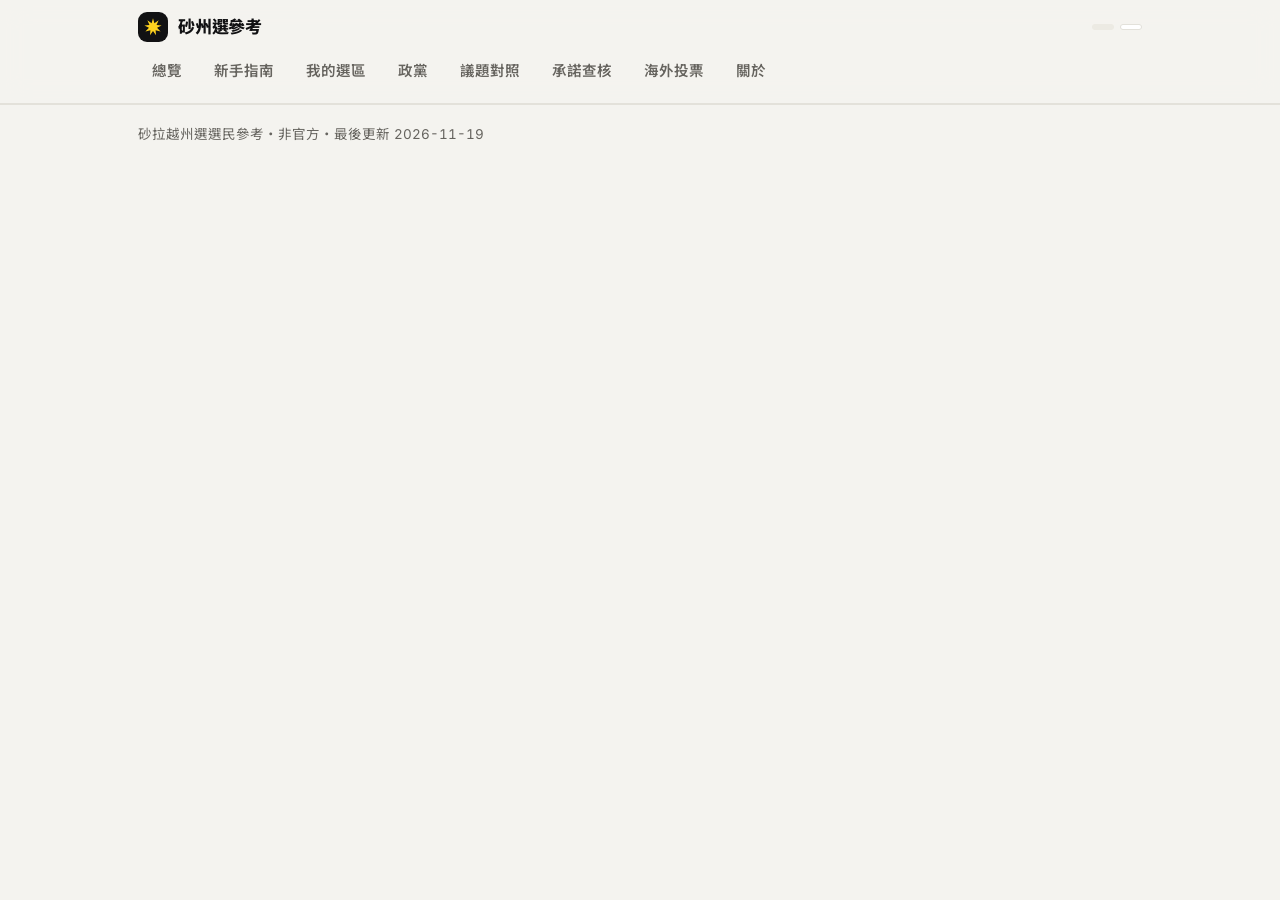
<file: src/template.html>
<!DOCTYPE html>
<html lang="zh-Hant">
<head>
<meta charset="utf-8">
<meta name="viewport" content="width=device-width, initial-scale=1">
<title>砂拉越州選選民參考</title>
<meta name="description" content="給砂拉越選民的中文投票參考：新手指南、選區查詢、各政黨的說法與受到的批評、議題對照、承諾查核、海外投票。個人整理，非官方，每則附來源。">
<meta property="og:title" content="砂拉越州選選民參考">
<meta property="og:description" content="給砂拉越選民的中文投票參考：新手指南、選區查詢、各政黨的說法與受到的批評、議題對照、承諾查核、海外投票。個人整理，非官方，每則附來源。">
<meta property="og:type" content="website">
<!--ALTERNATES-->
<meta name="twitter:card" content="summary">
<link rel="preconnect" href="https://fonts.googleapis.com">
<link rel="preconnect" href="https://fonts.gstatic.com" crossorigin>
<link href="https://fonts.googleapis.com/css2?family=Inter:wght@400;500;600;700;900&family=Noto+Sans+TC:wght@400;500;700;900&display=swap" rel="stylesheet">
<style>
/* Layout idea: a tabbed dashboard in the Sarawak flag's black, yellow and red. Black carries the type
   and the one loud element (the polling-day card with the flag's diagonal bands); yellow marks what
   the reader has chosen; red is kept for deadlines. Parties are never given a colour. */
:root{
  --paper:#F4F3EF; --surface:#FFFFFF; --ink:#111113; --muted:#66645F; --line:#E3E1DA; --chip:#ECEAE3;
  --accent:#FFD21F; --accent-soft:#FFF3BF; --on-accent:#111113;
  --red:#C8102E; --red-soft:#FCE9EB; --on-red:#FFFFFF;
  --hero-bg:#111113; --hero-ink:#FFFFFF; --hero-muted:#B9B7B0; --hero-tile:rgba(255,255,255,.09);
  --flag-red:#C8102E; --flag-yellow:#FFD21F;
  --shadow:0 1px 2px rgba(17,17,19,.04),0 10px 28px rgba(17,17,19,.06);
  --display:"Inter","Noto Sans TC","PingFang TC","Microsoft JhengHei",system-ui,sans-serif;
  --body:"Inter","Noto Sans TC","PingFang TC","Microsoft JhengHei",system-ui,sans-serif;
  --mono:"Inter","Noto Sans TC","PingFang TC","Microsoft JhengHei",system-ui,sans-serif;
  --r:18px;
  color-scheme:light;
}
@media (prefers-color-scheme:dark){
  :root:not([data-theme="light"]){
    --paper:#0E0E0F; --surface:#19191B; --ink:#F5F4EF; --muted:#A5A39C; --line:#2D2D30; --chip:#262628;
    --accent:#FFD21F; --accent-soft:#3B3310; --on-accent:#111113;
    --red:#FF6170; --red-soft:#3A161B; --on-red:#111113;
    --hero-bg:#202023; --hero-ink:#FFFFFF; --hero-muted:#B9B7B0; --hero-tile:rgba(255,255,255,.08);
    --shadow:0 1px 2px rgba(0,0,0,.3),0 10px 28px rgba(0,0,0,.35);
    color-scheme:dark;
  }
}
:root[data-theme="dark"]{
  --paper:#0E0E0F; --surface:#19191B; --ink:#F5F4EF; --muted:#A5A39C; --line:#2D2D30; --chip:#262628;
  --accent:#FFD21F; --accent-soft:#3B3310; --on-accent:#111113;
  --red:#FF6170; --red-soft:#3A161B; --on-red:#111113;
  --hero-bg:#202023; --hero-ink:#FFFFFF; --hero-muted:#B9B7B0; --hero-tile:rgba(255,255,255,.08);
  --shadow:0 1px 2px rgba(0,0,0,.3),0 10px 28px rgba(0,0,0,.35);
  color-scheme:dark;
}
*{box-sizing:border-box}
@media (prefers-reduced-motion:reduce){*{transition:none!important;animation:none!important}}
body{margin:0;background:var(--paper);color:var(--ink);font-family:var(--body);font-size:16px;line-height:1.7;-webkit-text-size-adjust:100%;-webkit-font-smoothing:antialiased}
a{color:var(--ink);text-decoration-color:var(--accent);text-decoration-thickness:2px;text-underline-offset:3px}
a:hover{color:var(--red)}
:focus-visible{outline:3px solid var(--ink);outline-offset:2px;border-radius:6px}
.wrap{max-width:1040px;margin:0 auto;padding:0 18px}
h1,h2,h3{font-family:var(--display);text-wrap:balance;margin:0;line-height:1.25;letter-spacing:-.01em}
p{margin:0}
.num,.count,.dates .d,.seatlist .n,.seatcard .code,.hero .big,.hero-stats .v{font-variant-numeric:tabular-nums}
.num{font-family:var(--mono)}
.muted{color:var(--muted)}
.small{font-size:13.5px;line-height:1.6}

/* header */
.top{position:sticky;top:0;z-index:5;background:var(--paper);border-bottom:1px solid var(--line)}
@supports (backdrop-filter:blur(8px)) or (-webkit-backdrop-filter:blur(8px)){
  .top{background:color-mix(in srgb,var(--paper) 82%,transparent);-webkit-backdrop-filter:saturate(1.5) blur(14px);backdrop-filter:saturate(1.5) blur(14px)}
}
.top .row1{display:flex;flex-wrap:wrap;align-items:center;gap:8px 12px;padding-top:12px}
.brand{display:inline-flex;align-items:center;gap:10px;font-weight:800;font-size:17px;letter-spacing:-.01em;text-decoration:none;color:var(--ink);margin-right:auto}
.brand:hover{color:var(--ink)}
.brand .mark{width:30px;height:30px;border-radius:9px;background:var(--hero-bg);display:grid;place-items:center;flex:none}
.brand .mark svg{width:20px;height:20px;fill:var(--flag-yellow)}
.status{display:flex;flex-wrap:wrap;gap:6px}
.tabs{display:flex;gap:4px;overflow-x:auto;padding:10px 0 12px;scrollbar-width:none}
.tabs::-webkit-scrollbar{display:none}
.tabs a{flex:none;font-size:14.5px;font-weight:600;text-decoration:none;color:var(--muted);padding:7px 14px;border-radius:999px;transition:background .15s,color .15s}
.tabs a:hover{color:var(--ink);background:var(--chip)}
.tabs a[aria-current="page"]{color:var(--paper);background:var(--ink)}

/* pills */
.pill{display:inline-flex;align-items:center;gap:6px;font-size:12.5px;font-weight:600;padding:3px 11px;border-radius:999px;white-space:nowrap;text-decoration:none}
.pill.crit{background:var(--red);color:var(--on-red)}
.pill.warn{background:var(--accent);color:var(--on-accent)}
.pill.ok,.pill.plain{background:var(--chip);color:var(--ink)}
.pill.line{background:var(--surface);color:var(--ink);box-shadow:inset 0 0 0 1px var(--line)}
a.pill.line:hover{color:var(--ink);box-shadow:inset 0 0 0 1px var(--ink)}

/* views */
.view{display:none;padding:28px 0 56px}
.view.on{display:block;animation:rise .28s ease-out}
@keyframes rise{from{opacity:.4;transform:translateY(6px)}to{opacity:1;transform:none}}
.view > .wrap > h1{font-size:clamp(30px,7.5vw,44px);font-weight:900;letter-spacing:-.03em}
.view > .wrap > h1 .hl{background:var(--accent);color:var(--on-accent);border-radius:10px;padding:0 .18em;margin:0 .06em}
.view > .wrap > .sub{margin-top:10px;color:var(--muted);max-width:40em}
.grid{display:grid;grid-template-columns:repeat(auto-fit,minmax(min(100%,300px),1fr));gap:14px;margin-top:20px;align-items:start}
.two{display:grid;gap:18px;margin-top:20px;align-items:start}
@media (min-width:820px){.two{grid-template-columns:minmax(0,5fr) minmax(0,6fr)}.two.narrow-left{grid-template-columns:minmax(0,4fr) minmax(0,7fr)}.sticky{position:sticky;top:118px}}
.stack{display:flex;flex-direction:column;gap:14px}
.card{background:var(--surface);border:1px solid var(--line);border-radius:var(--r);padding:18px;box-shadow:var(--shadow)}
.card h3{font-size:18px;font-weight:800}
.k{font-size:12.5px;font-weight:600;letter-spacing:.06em;color:var(--muted)}
.btn{display:inline-flex;align-items:center;gap:8px;font:inherit;font-weight:700;font-size:15px;text-decoration:none;padding:10px 18px;border-radius:999px;background:var(--ink);color:var(--paper);border:0;cursor:pointer;transition:transform .15s}
.btn:hover{color:var(--paper);transform:translateY(-1px)}
.btn.ghost{background:transparent;color:var(--ink);box-shadow:inset 0 0 0 1.5px var(--ink)}
.btn.ghost:hover{color:var(--ink);background:var(--chip)}
.btnrow{display:flex;flex-wrap:wrap;gap:10px;margin-top:14px}

/* polling-day card: the one loud element */
.hero{position:relative;overflow:hidden;border-radius:24px;padding:22px;color:var(--hero-ink);min-height:320px;display:flex;flex-direction:column;justify-content:space-between;gap:22px;
  background:linear-gradient(45deg,transparent 0 80%,var(--flag-red) 80% 88%,var(--flag-yellow) 88% 100%),var(--hero-bg)}
.hero .k{color:var(--hero-muted)}
.hero .big{font-size:clamp(68px,20vw,104px);font-weight:900;letter-spacing:-.05em;line-height:.95;color:var(--flag-yellow);margin-top:6px}
.hero-sub{color:var(--hero-muted);font-size:15px;margin-top:8px}
.hero .count{display:inline-block;margin-top:14px;background:var(--flag-yellow);color:#111113;font-weight:800;font-size:15px;padding:4px 14px;border-radius:999px}
.hero-stats{display:grid;grid-template-columns:1fr 1fr;gap:10px}
.hero-stats > div{background:var(--hero-tile);border-radius:14px;padding:12px 14px}
.hero-stats .v{font-size:30px;font-weight:800;letter-spacing:-.03em;line-height:1.2}
.hero-stats .s{font-size:12.5px;color:var(--hero-muted);line-height:1.5}

/* step links */
.go-list{display:flex;flex-direction:column;gap:10px}
.go{display:grid;grid-template-columns:44px 1fr 24px;align-items:center;gap:14px;background:var(--surface);border:1px solid var(--line);border-radius:var(--r);padding:14px 16px;text-decoration:none;color:var(--ink);box-shadow:var(--shadow);transition:transform .15s,border-color .15s}
.go:hover{color:var(--ink);transform:translateY(-2px);border-color:var(--ink)}
.go .n{width:44px;height:44px;border-radius:14px;background:var(--accent);color:var(--on-accent);display:grid;place-items:center;font-weight:900;font-size:19px}
.go .t{font-weight:800;font-size:18px;line-height:1.3}
.go .t small{display:block;font-size:12.5px;font-weight:600;color:var(--muted);letter-spacing:.04em}
.go .arr{font-size:20px;font-weight:600}

/* deadline notice */
.notice{background:var(--red-soft);border-radius:var(--r);padding:18px}
.notice.done{background:var(--chip)}
.notice h3{font-size:18px;font-weight:800;display:flex;flex-wrap:wrap;gap:8px;align-items:center}
ol.steps{margin:14px 0 0;padding:0;list-style:none;display:flex;flex-direction:column;gap:12px;counter-reset:s}
ol.steps li{counter-increment:s;display:grid;grid-template-columns:30px 1fr;gap:12px}
ol.steps li::before{content:counter(s);font-weight:800;width:30px;height:30px;border-radius:999px;background:var(--ink);color:var(--paper);display:grid;place-items:center;font-size:14px}

/* dates */
.dates{margin:10px 0 0;padding:0;list-style:none}
.dates li{display:grid;grid-template-columns:60px 1fr;gap:12px;padding:10px 0;border-top:1px solid var(--line);align-items:baseline}
.dates li:first-child{border-top:0}
.dates .d{font-weight:800;font-size:15px}
.dates li.past{color:var(--muted)}
.dates li.past .d{text-decoration:line-through;font-weight:600}

/* seat composition bar */
.bar{display:flex;gap:3px;height:16px;margin-top:14px}
.bar span{display:block;min-width:10px;border-radius:999px}
.sw-a{background:var(--ink)}
.sw-b{background:repeating-linear-gradient(45deg,var(--ink) 0 2px,transparent 2px 5px);box-shadow:inset 0 0 0 1.5px var(--ink)}
.sw-c{background:transparent;box-shadow:inset 0 0 0 1.5px var(--ink)}
.legend{display:flex;flex-wrap:wrap;gap:6px 16px;margin-top:10px;font-size:14px}
.legend i{display:inline-block;width:14px;height:14px;border-radius:4px;vertical-align:-2px;margin-right:6px}

/* constituency finder */
.field{display:block}
.field span{display:block;font-size:14px;font-weight:700;margin-bottom:8px}
input[type="search"]{width:100%;font:inherit;padding:12px 16px;border:1.5px solid var(--line);border-radius:14px;background:var(--surface);color:var(--ink);transition:border-color .15s}
input[type="search"]:focus{outline:0;border-color:var(--ink);box-shadow:0 0 0 3px var(--accent)}
.seatlist{margin-top:10px;max-height:300px;overflow-y:auto;border:1px solid var(--line);border-radius:var(--r);background:var(--surface);padding:6px}
@media (min-width:820px){.seatlist{max-height:520px}}
.seatlist button{display:grid;grid-template-columns:50px 1fr;gap:8px;width:100%;text-align:left;font:inherit;color:var(--ink);background:transparent;border:0;border-radius:12px;padding:9px 12px;cursor:pointer;align-items:baseline}
.seatlist button:hover{background:var(--chip)}
.seatlist button[aria-selected="true"]{background:var(--accent);color:var(--on-accent)}
.seatlist button[aria-selected="true"] .muted{color:inherit;opacity:.75}
.seatlist .n{font-weight:800;font-size:14px}
.seatlist .empty{padding:14px;color:var(--muted)}
.seatcard{background:var(--surface);border:1px solid var(--line);border-radius:var(--r);box-shadow:var(--shadow);overflow:hidden}
.seatcard header{display:flex;justify-content:space-between;align-items:flex-start;gap:12px;padding:20px 18px 14px}
.seatcard header .code{flex:none;background:var(--accent);color:var(--on-accent);font-weight:800;font-size:15px;border-radius:999px;padding:4px 14px}
.seatcard h3{font-size:30px;font-weight:900;letter-spacing:-.03em;margin-top:2px}
.seatcard .zh{color:var(--muted);font-size:15px}
.seatcard dl{margin:0;padding:0 18px 8px}
.seatcard dl > div{display:grid;grid-template-columns:104px 1fr;gap:12px;padding:12px 0;border-top:1px solid var(--line)}
.seatcard dt{font-size:13.5px;color:var(--muted);font-weight:600}
.seatcard dd{margin:0}
.seatcard ul{margin:0;padding-left:1.1em}
.seatcard .foot{padding:14px 18px;background:var(--chip)}

/* parties */
.tablewrap{overflow-x:auto;border:1px solid var(--line);border-radius:var(--r);background:var(--surface);box-shadow:var(--shadow);margin-top:20px}
table{border-collapse:collapse;width:100%;min-width:560px;font-size:14.5px}
th,td{text-align:left;padding:12px 16px;border-top:1px solid var(--line);vertical-align:top}
thead th{border-top:0;font-size:12.5px;letter-spacing:.06em;color:var(--muted);font-weight:600;white-space:nowrap}
tbody th{font-weight:800;white-space:nowrap}
tbody th small{display:block;font-weight:600;font-size:12px;color:var(--muted)}
tbody tr{cursor:pointer;transition:background .15s}
tbody tr:hover{background:var(--chip)}
tbody tr[aria-selected="true"]{background:var(--accent-soft);box-shadow:inset 5px 0 0 var(--accent)}
.party{background:var(--surface);border:1px solid var(--line);border-radius:var(--r);box-shadow:var(--shadow);overflow:hidden}
.party > header{padding:20px 18px;border-bottom:1px solid var(--line)}
.party > header h3{font-size:24px;font-weight:900;letter-spacing:-.02em}
.party > header .abbr{display:inline-block;font-size:13px;font-weight:700;letter-spacing:0;background:var(--chip);border-radius:999px;padding:2px 10px;margin-left:8px;vertical-align:3px}
.party .cols{display:grid;gap:0}
.party .blk{padding:18px}
.party .blk + .blk{border-top:1px solid var(--line)}
@media (min-width:820px){.party .cols{grid-template-columns:repeat(3,1fr)}.party .blk + .blk{border-top:0;border-left:1px solid var(--line)}}
.meta{display:flex;flex-wrap:wrap;gap:6px;margin-top:8px}
.blk h4{margin:0 0 10px;font-family:var(--body);font-size:12.5px;font-weight:600;letter-spacing:.06em;color:var(--muted)}
.blk ul{margin:0;padding:0;list-style:none;display:flex;flex-direction:column;gap:10px}
.blk li{padding-left:16px;position:relative}
.blk li::before{content:"";position:absolute;left:0;top:.68em;width:7px;height:7px;background:var(--ink);border-radius:999px}
.blk.crit li::before{background:transparent;box-shadow:inset 0 0 0 1.5px var(--muted)}
.src{display:inline-block;font-size:12px;line-height:1.5;color:var(--muted);text-decoration:underline;text-decoration-color:var(--line);text-decoration-thickness:1px;margin-left:4px;white-space:nowrap}
.src:hover{color:var(--red)}

/* chips */
.chips{display:flex;flex-wrap:wrap;gap:8px;margin-top:10px}
.chip{display:inline-flex;align-items:center;gap:8px;font:inherit;font-size:15px;font-weight:600;color:var(--ink);background:var(--surface);border:1.5px solid var(--line);border-radius:999px;padding:6px 14px 6px 7px;cursor:pointer;transition:background .15s,border-color .15s}
.chip:hover{border-color:var(--ink)}
.chip .box{position:relative;width:22px;height:22px;border:1.5px solid var(--ink);border-radius:7px;flex:none}
.chip[aria-pressed="true"]{border-color:var(--accent);background:var(--accent);color:var(--on-accent)}
.chip[aria-pressed="true"] .box{border-color:var(--on-accent)}
.chip[aria-pressed="true"] .box::before,.chip[aria-pressed="true"] .box::after{content:"";position:absolute;left:50%;top:50%;width:15px;height:3px;margin:-1.5px 0 0 -7.5px;background:var(--on-accent);border-radius:2px;transform:rotate(45deg)}
.chip[aria-pressed="true"] .box::after{transform:rotate(-45deg)}
.chip.role{padding:6px 14px}
.chip.role[aria-pressed="true"]{background:var(--ink);color:var(--paper);border-color:var(--ink)}
.label{font-size:14px;font-weight:700}

/* issues */
.issue{background:var(--surface);border:1px solid var(--line);border-radius:var(--r);box-shadow:var(--shadow);overflow:hidden}
.issue > header{padding:16px 18px;border-bottom:1px solid var(--line)}
.issue > header h3{font-size:20px;font-weight:900;letter-spacing:-.02em}
.issue .row{display:grid;grid-template-columns:92px 1fr;gap:12px;padding:14px 18px;border-top:1px solid var(--line)}
.issue .row:first-of-type{border-top:0}
.issue .row .who{font-weight:800;font-size:14.5px;line-height:1.4}
.issue .row .who small{display:block;font-weight:600;font-size:12px;color:var(--muted)}
.issue .row ul{margin:0;padding:0;list-style:none;display:flex;flex-direction:column;gap:6px}
.issue .row .none{color:var(--muted);font-size:14px}
.issue .ctx{padding:14px 18px;background:var(--chip);font-size:14px}
.nosel{padding:22px;border:1.5px dashed var(--line);border-radius:var(--r);color:var(--muted);text-align:center}

/* misc */
.todo{margin:12px 0 0;padding:0;list-style:none;display:flex;flex-direction:column;gap:12px}
.todo li{display:grid;grid-template-columns:22px 1fr;gap:12px;align-items:start}
.todo li::before{content:"";width:20px;height:20px;border:1.5px solid var(--ink);border-radius:7px;margin-top:4px}
.plain-list{margin:12px 0 0;padding-left:1.2em;display:flex;flex-direction:column;gap:8px}
footer{padding:18px 0 40px;border-top:1px solid var(--line);color:var(--muted);font-size:13.5px}
@media (max-width:420px){
  .seatcard dl > div{grid-template-columns:1fr;gap:2px}
  .issue .row{grid-template-columns:1fr;gap:4px}
}
</style>
</head>
<body>

<header class="top">
  <div class="wrap">
    <div class="row1">
      <a class="brand" href="#overview"><span class="mark"><svg viewBox="0 0 24 24" aria-hidden="true"><polygon points="12.00,1.50 13.68,7.40 18.75,3.96 16.24,9.55 22.34,10.18 16.83,12.85 21.09,17.25 15.15,15.75 15.59,21.87 12.00,16.90 8.41,21.87 8.85,15.75 2.91,17.25 7.17,12.85 1.66,10.18 7.76,9.55 5.25,3.96 10.32,7.40"/></svg></span>砂州選參考</a>
      <!--LANGSWITCH-->
      <div class="status">
        <span class="pill plain" id="hd-count"></span>
        <a class="pill line" id="hd-seat" href="#seat"></a>
      </div>
    </div>
    <nav class="tabs" aria-label="主要分頁">
      <a href="#overview" data-view="overview">總覽</a>
      <a href="#guide" data-view="guide">新手指南</a>
      <a href="#seat" data-view="seat">我的選區</a>
      <a href="#parties" data-view="parties">政黨</a>
      <a href="#issues" data-view="issues">議題對照</a>
      <a href="#pledges" data-view="pledges">承諾查核</a>
      <a href="#overseas" data-view="overseas">海外投票</a>
      <a href="#about" data-view="about">關於</a>
    </nav>
  </div>
</header>

<main>
<!-- ============ 總覽 ============ -->
<section class="view" id="v-overview">
  <div class="wrap">
    <h1>畫<span class="hl">X</span>之前，先看清楚。</h1>
    <p class="sub">第 13 屆砂拉越州選舉的非官方選民參考。確認你的選區、看有誰參選，再比較各黨在你在意的事情上說過什麼、做過什麼。這裡不建議你投給誰。</p>

    <nav class="go-list" style="margin-top:20px" aria-label="新手入口">
      <a class="go" href="#guide"><span class="n">?</span><span class="t"><small>第一次投票，或對砂拉越選舉不熟</small>先看新手指南</span><span class="arr" aria-hidden="true">→</span></a>
    </nav>

    <div class="grid">
      <div class="hero" aria-label="選舉日程摘要">
        <div>
          <div class="k">投票日</div>
          <div class="big">12.12</div>
          <div class="hero-sub">2026 年・星期六</div>
          <div class="count" id="count-poll"></div>
        </div>
        <div class="hero-stats">
          <div><div class="k">提名日</div><div class="v">11.28</div><div class="s">星期六・候選人名單確定</div></div>
          <div><div class="k">州議席</div><div class="v">82</div><div class="s">過半需 42 席</div></div>
        </div>
      </div>

      <div class="stack">
        <div class="notice" id="ov-postal">
          <h3>海外郵寄投票申請 <span class="pill crit" data-postal-pill>11/20 截止</span></h3>
          <p style="margin-top:6px">住在海外的選民要在 <b>11 月 20 日（星期五）</b>前到選委會 MySPR 申請。</p>
          <div class="btnrow"><a class="btn" href="#overseas">看申請步驟</a></div>
        </div>
        <div class="card" id="ov-seat"></div>
      </div>
    </div>

    <div class="grid">
      <nav class="go-list" aria-label="從這裡開始">
        <a class="go" href="#seat"><span class="n">1</span><span class="t"><small>第一步</small>確認我的選區</span><span class="arr" aria-hidden="true">→</span></a>
        <a class="go" href="#parties"><span class="n">2</span><span class="t"><small>第二步</small>認識參選的政黨</span><span class="arr" aria-hidden="true">→</span></a>
        <a class="go" href="#issues"><span class="n">3</span><span class="t"><small>第三步</small>用我在意的議題比較</span><span class="arr" aria-hidden="true">→</span></a>
      </nav>

      <div class="stack">
        <div class="card">
          <div class="k">解散前的州議會</div>
          <div class="bar" role="img" aria-label="解散前議席：砂盟 79 席，行動黨 2 席，獨立人士 1 席">
            <span class="sw-a" style="flex:79"></span><span class="sw-b" style="flex:2"></span><span class="sw-c" style="flex:1"></span>
          </div>
          <div class="legend">
            <span><i class="sw-a"></i>砂盟 <b class="num">79</b></span>
            <span><i class="sw-b"></i>行動黨 <b class="num">2</b></span>
            <span><i class="sw-c"></i>獨立 <b class="num">1</b></span>
          </div>
          <p class="small muted" style="margin-top:10px">2021 年州選，砂盟贏得 76 席、砂團黨 4 席、行動黨 2 席。<a class="src" data-s="nst_dom"></a> 砂團黨其後解散，黨員加入砂盟的民進黨。<a class="src" data-s="tv8_psb"></a> 多位分析人士預期砂盟會繼續執政，認為看點是它贏多少。<a class="src" data-s="star"></a></p>
        </div>
        <div class="card">
          <div class="k">重要日期</div>
          <ul class="dates" id="date-list"></ul>
          <p class="small muted" style="margin-top:8px">日期以選委會（SPR）公布為準。州議會 2025 年通過增加 17 席，但選委會主席表示趕不上本屆，所以這次仍是 82 席。<a class="src" data-s="mk_99"></a></p>
        </div>
      </div>
    </div>
  </div>
</section>

<!-- ============ 新手指南 ============ -->
<section class="view guide" id="v-guide">
  <div class="wrap">
    <h1>第一次投票</h1>
    <p class="sub">給首投族，和對砂拉越選舉不太熟的人。先看懂這場選舉在選什麼，再看你要做哪幾件事。</p>

    <h2>這場選舉在選什麼</h2>
    <div class="grid qa">
      <div class="card">
        <h3>這是州選，不是全國大選</h3>
        <p>這次選的是砂拉越州立法議會（DUN）的 82 位州議員，結果決定誰來組成州政府。選國會議員、決定首相的全國大選是另一場選舉，不在這一次。</p>
      </div>
      <div class="card">
        <h3>你只投自己那一區</h3>
        <p>全州分成 82 個州選區，每一區選出一位州議員。你拿到一張選票，選一位候選人，那一區得票最多的人當選。</p>
      </div>
      <div class="card">
        <h3>誰來執政</h3>
        <p>贏得過半議席（至少 42 席）的政黨或聯盟組成州政府，由它的領袖出任州總理。<a class="src" data-s="wiki26"></a></p>
      </div>
      <div class="card">
        <h3>這一屆有什麼不一樣</h3>
        <p>18 歲投票和選民自動登記在 2021 年 12 月 15 日生效<a class="src" data-s="g_undi18"></a>，但沒趕上三天後的上一屆州選<a class="src" data-s="g_2021"></a>。所以這是 18 到 20 歲的人第一次能在砂拉越州選投票。選民人數從上一屆的約 125 萬增加到 205.9 萬。<a class="src" data-s="g_2021"></a><a class="src" data-s="g_voters"></a></p>
      </div>
    </div>

    <h2>我要先登記嗎</h2>
    <div class="card qa">
      <p style="margin-top:0">不用自己申請。年滿 18 歲的公民會自動登記為選民。<a class="src" data-s="g_undi18"></a> 但你要確認兩件事：名字有沒有在這次選舉的選民冊上，以及登記在哪一個選區。這兩件事都以選委會 MySPR Semak 的查詢結果為準。</p>
      <div class="btnrow">
        <a class="btn" href="https://mysprsemak.spr.gov.my/semakan/daftarPemilih" target="_blank" rel="noopener">到 MySPR Semak 查詢</a>
        <a class="btn ghost" href="#seat">在這裡看我的選區</a>
      </div>
    </div>

    <h2>投票日之前</h2>
    <div class="card">
      <ol class="flow">
        <li><div><b>查選區和投票站</b>選區看的是選民冊上的登記，不一定是你現在住的地方。MySPR Semak 也會顯示你的投票站和建議的投票時段。<a class="src" data-s="g_ic"></a></div></li>
        <li><div><b>看你那一區有誰參選</b>候選人要到 11 月 28 日提名日才確定。<a class="src" data-s="spr"></a> 確定之後，可以在「我的選區」分頁看到。</div></li>
        <li><div><b>人不在砂拉越，先決定怎麼投</b>郵寄投票要事先申請，而且有期限；沒有申請的話，就要在投票日回到登記的投票站。細節在「海外投票」分頁。</div></li>
        <li><div><b>想一想你在意什麼</b>用「議題對照」把各黨的說法並排比較，也可以在「承諾查核」看執政的砂盟上一屆做到了多少。</div></li>
      </ol>
      <div class="btnrow">
        <a class="btn ghost" href="#overseas">海外投票</a>
        <a class="btn ghost" href="#issues">議題對照</a>
        <a class="btn ghost" href="#pledges">承諾查核</a>
      </div>
    </div>

    <h2>投票日當天的流程</h2>
    <div class="two">
      <div class="card">
        <ol class="flow">
          <li><div><b>帶身分證到投票站</b>到你登記的投票站，找到自己的投票通道。<a class="src" data-s="g_ic"></a></div></li>
          <li><div><b>核對身分</b>把身分證交給第一位職員，並讓職員檢查雙手。職員會唸出你的名字和身分證號碼，聽清楚是不是你。<a class="src" data-s="g_steps"></a></div></li>
          <li><div><b>沾選舉墨水</b>職員會請你把手指沾上不易洗掉的選舉墨水，表示你已經領票。<a class="src" data-s="g_steps"></a></div></li>
          <li><div><b>領選票</b>從職員手上拿到一張選票。<a class="src" data-s="g_steps"></a></div></li>
          <li><div><b>畫一個 X</b>到圈票處，用筆在你要選的候選人名字和標誌旁邊的空格畫「X」。只能選一位。<a class="src" data-s="g_steps"></a></div></li>
          <li><div><b>投入票箱</b>把選票摺好，投進票箱，就完成了。</div></li>
        </ol>
      </div>
      <div class="stack">
        <div class="card qa">
          <h3>投票站幾點開</h3>
          <p>每個投票中心的開放時間不一定相同，這裡不列時間。出門前請在選委會的 <a href="https://mysprsemak.spr.gov.my/semakan/daftarPemilih" target="_blank" rel="noopener">MySPR Semak</a> 查你那一站的時間。</p>
        </div>
        <div class="card qa">
          <h3>當天要注意</h3>
          <ul class="plain-list">
            <li>一定要帶身分證。<a class="src" data-s="g_ic"></a></li>
            <li>投票通道裡不能用手機，帶了要放在指定的位置。<a class="src" data-s="g_phone"></a></li>
            <li>不要穿戴有政黨或候選人名字、標誌的衣服、帽子或口罩，否則可能被拒絕進入投票中心。<a class="src" data-s="g_dress"></a></li>
          </ul>
          <p class="small muted" style="margin-top:10px">後兩項是選委會在近期其他選舉發出的提醒。這一場的規定以選委會屆時公布的為準。</p>
        </div>
      </div>
    </div>

    <h2>常見名詞</h2>
    <div class="card">
      <dl class="gloss">
        <div><dt>DUN</dt><dd>州立法議會。這次要選的就是它的 82 位議員，也叫州議員（ADUN）。</dd></div>
        <div><dt>N.09、P.195</dt><dd>N 開頭是州選區的編號，P 開頭是國會選區的編號。這次只用得到 N 開頭的。</dd></div>
        <div><dt>砂盟、希盟</dt><dd>政黨聯盟，各由幾個政黨組成。砂盟（GPS）目前執政，希盟（PH）在砂拉越是在野。</dd></div>
        <div><dt>州總理</dt><dd>砂拉越州政府的首長，英文是 Premier。不是全國的首相。</dd></div>
        <div><dt>提名日</dt><dd>候選人正式報名的日子。當天才確定每一區有誰參選。</dd></div>
        <div><dt>多數票</dt><dd>當選人比第二名多出的票數。數字越小，代表上一次選得越接近。</dd></div>
        <div><dt>MA63</dt><dd>1963 年馬來西亞協議。砂拉越爭取自治權和資源權益時，常以它為依據。</dd></div>
        <div><dt>NCR</dt><dd>原住民習俗地，指原住民社群依習俗擁有的土地。</dd></div>
      </dl>
    </div>
  </div>
</section>

<!-- ============ 我的選區 ============ -->
<section class="view" id="v-seat">
  <div class="wrap">
    <h1>我的選區</h1>
    <p class="sub">你的選區看的是選民冊上的登記，不一定是你現在住的地方。先用選委會的官方查詢確認，再回來這裡選。</p>
    <div class="two">
      <div class="stack">
        <div class="card">
          <h3>第一步：到官方系統查詢</h3>
          <p style="margin-top:6px">MySPR Semak 是選委會的查詢系統，輸入身分證號碼就能看到你登記的州選區（DUN）和投票站。</p>
          <div class="btnrow"><a class="btn" href="https://mysprsemak.spr.gov.my/semakan/daftarPemilih" target="_blank" rel="noopener">開啟 MySPR Semak</a></div>
          <p class="small muted" style="margin-top:10px">身分證號碼只在選委會官網輸入。這個頁面不會要求、也不會儲存任何個人資料。</p>
        </div>
        <div>
          <label class="field" for="seat-q"><span>第二步：在 82 個州選區中找到你的</span>
            <input id="seat-q" type="search" inputmode="search" autocomplete="off" placeholder="編號或名稱，例如 54、Pelawan、柏拉旺">
          </label>
          <div class="seatlist" id="seat-list" role="listbox" aria-label="州選區列表"></div>
        </div>
      </div>
      <div class="sticky">
        <article class="seatcard" id="seat-card" aria-live="polite"></article>
        <p class="small muted" style="margin-top:10px">選區中文譯名各家報章不完全一樣，請以編號和馬來文名稱為準。議員與 2021 年票數整理自維基百科<a class="src" data-s="wiki26"></a><a class="src" data-s="wiki21"></a>，如有出入以選委會為準。</p>
      </div>
    </div>
  </div>
</section>

<!-- ============ 政黨 ============ -->
<section class="view" id="v-parties">
  <div class="wrap">
    <h1>政黨</h1>
    <p class="sub">排序依解散前的議席數，沒有議席的依英文簡稱字母。點一列看詳細內容。每個政黨都用同樣三欄：目前動向、他們的主張、紀錄與外界批評。</p>
    <div class="tablewrap">
      <table>
        <thead><tr><th scope="col">政黨或聯盟</th><th scope="col">定位</th><th scope="col">解散前議席</th><th scope="col">本屆參選（截至 11/19）</th></tr></thead>
        <tbody id="party-rows"></tbody>
      </table>
    </div>
    <div style="margin-top:14px" id="party-panel" aria-live="polite"></div>
    <div class="card" style="margin-top:14px">
      <h3>其他</h3>
      <p style="margin-top:6px">國陣（BN）已確認不參選。<a class="src" data-s="mk_bn"></a> 人民宏願黨（Aspirasi）等小黨也透露了參選計劃。<a class="src" data-s="od_82"></a> 所有政黨最後是否參選、在哪裡參選，要到 11 月 28 日提名日才確定。</p>
    </div>
  </div>
</section>

<!-- ============ 議題對照 ============ -->
<section class="view" id="v-issues">
  <div class="wrap">
    <h1>議題對照</h1>
    <p class="sub">選一個議題，把各黨的說法並排比較，就像比較不同的方案。這裡不會算出「你該投誰」。</p>

    <div class="card controls">
      <div>
        <p class="label" id="role-label">我是⋯⋯</p>
        <div class="chips" id="role-chips" role="group" aria-labelledby="role-label"></div>
        <p class="small muted" style="margin-top:8px">選一個身分，會用黃點標出你可能在意的議題。</p>
      </div>
      <div>
        <p class="label" id="issue-label">比較哪個議題</p>
        <div class="chips" id="issue-chips" role="group" aria-labelledby="issue-label"></div>
      </div>
      <div>
        <p class="label" id="pc-label">比較哪些政黨</p>
        <div class="chips" id="party-chips" role="group" aria-labelledby="pc-label"></div>
      </div>
    </div>

    <div id="cmp-head" aria-live="polite"></div>
    <p class="small muted swipe-hint">左右滑動可以看到全部政黨。想仔細比較其中兩三個，就把其他的 X 取消。</p>
    <div class="cmp" id="cmp"></div>
    <div id="cmp-ctx"></div>
    <p class="small muted" style="margin-top:14px;max-width:46em">執政黨有施政紀錄可查，在野黨沒有，所以欄位不會一樣滿，這不代表偏好。多數政黨的 2026 年宣言還沒公布，空白的欄位會在宣言公布後補上。</p>
  </div>
</section>

<!-- ============ 承諾查核 ============ -->
<section class="view" id="v-pledges">
  <div class="wrap">
    <h1>承諾查核</h1>
    <p class="sub">砂盟 2021 年州選宣言有 34 項承諾<a class="src" data-s="p_list"></a>，州總理當時說會在五年內落實<a class="src" data-s="p_5yrs"></a>。這裡逐項對照公開紀錄，看每一項走到哪裡。</p>

    <div class="grid">
      <div class="card">
        <div class="k">先看限制</div>
        <ul class="plain-list">
          <li>34 項都是標題式的大方向。這份整理只取得標題，沒有取得宣言手冊裡的細項，所以對照的是找得到的公開數據和報導。</li>
          <li>每一項的判定是整理者的判斷，不是官方評分。來源都附在旁邊，請自己查證。</li>
          <li>只查核執政的砂盟，因為只有執政黨有權力落實宣言。在野黨的宣言沒有機會執行，不能用同一把尺衡量。</li>
          <li>醫療、國防、公民權多屬聯邦權限，州政府能做的有限，相關項目有標示。</li>
        </ul>
      </div>
      <div class="card">
        <div class="k">民間調查怎麼看</div>
        <p style="margin-top:10px">民間組織 Rise of Social Efforts（ROSE）2024 年 12 月公布的公眾調查顯示，34 項中有 9 項被評為不滿意，其中 3 項是非常不滿意：第 4 項（習俗地）、第 14 項（電訊）、第 15 項（鄉區經濟）。ROSE 強調，調查結果不應被視為最終定論。<a class="src" data-s="p_rose"></a></p>
        <p class="small muted" style="margin-top:8px">原報導沒能完整讀到，下面只標出報導摘要中確認的 4 項。</p>
      </div>
    </div>

    <p class="label" style="margin-top:26px">點一格可以篩選</p>
    <div class="tiles" id="pl-tiles" role="group" aria-label="依狀態篩選"></div>
    <div class="bar5" id="pl-bar" role="img"></div>
    <p class="small muted" style="margin-top:10px;max-width:46em">這裡刻意不算成一個百分比。34 項的份量差很多，「有進展」也不等於「做完了」。</p>

    <p class="small muted" id="pl-rubric" style="margin-top:18px;max-width:46em"></p>
    <div class="stack" id="pl-list" style="margin-top:14px" aria-live="polite"></div>
  </div>
</section>

<!-- ============ 海外投票 ============ -->
<section class="view" id="v-overseas">
  <div class="wrap">
    <h1>海外投票</h1>
    <p class="sub">人在海外有兩條路：申請郵寄投票，或在投票日回到所屬投票站親自投票。</p>
    <div class="two">
      <div class="notice" id="postal-box">
        <h3>海外郵寄投票（1B 類）<span class="pill crit" data-postal-pill>11/20 截止</span></h3>
        <p style="margin-top:8px">申請期是 10 月 26 日到 <b>11 月 20 日（星期五）</b>。選委會的頁面沒有寫當天幾點截止，建議不要拖到最後一刻。</p>
        <ol class="steps">
          <li><div>到選委會的 MySPR 註冊帳號。</div></li>
          <li><div>登入後申請郵寄投票，選擇 1B 類（海外）。</div></li>
          <li><div>選票怎麼寄來、怎麼寄回，選委會的申請頁面沒有說明，請留意選委會通知，或直接詢問郵寄投票組：upup@spr.gov.my／+603 8892 7080。</div></li>
        </ol>
        <div class="btnrow">
          <a class="btn" href="https://myspr.spr.gov.my/login" target="_blank" rel="noopener">前往 MySPR 申請</a>
          <a class="btn ghost" href="https://spr.gov.my/permohonan-undi-pos-bagi-prudun-sarawak-ke13/" target="_blank" rel="noopener">選委會官方說明</a>
        </div>
        <p class="small muted" style="margin-top:12px">申請資格與細節以選委會公布為準。</p>
      </div>
      <div class="stack">
        <div class="card">
          <h3>沒有申請郵寄投票</h3>
          <p style="margin-top:6px">要在 12 月 12 日親自到所屬的投票站投票。投票站地點可以在選委會的 MySPR Semak 查到。</p>
          <div class="btnrow"><a class="btn ghost" href="https://mysprsemak.spr.gov.my/semakan/daftarPemilih" target="_blank" rel="noopener">查我的投票站</a></div>
        </div>
        <div class="card">
          <h3>回家投票前</h3>
          <p style="margin-top:6px">先確認你的選區，再看那一區有誰參選。</p>
          <div class="btnrow"><a class="btn ghost" href="#seat">確認我的選區</a></div>
        </div>
      </div>
    </div>
  </div>
</section>

<!-- ============ 關於 ============ -->
<section class="view" id="v-about">
  <div class="wrap">
    <h1>關於這份資料</h1>
    <div class="grid">
      <div class="card">
        <div class="k">原則</div>
        <ul class="plain-list">
          <li>個人整理的非官方資料，不隸屬任何政黨，也不建議你投給誰。</li>
          <li>每一項說法都附上來源連結。屬於批評的內容，都註明是誰說的。</li>
          <li>資料由 Claude（AI）協助蒐集與整理，可能有疏漏。日期、選區、候選人與投票方式，一律以選委會公布為準。</li>
          <li>發現錯誤，請告訴分享這個頁面給你的人，或到 <a href="https://github.com/Bernard-02/sarawak-election/issues" target="_blank" rel="noopener">GitHub 回報</a>。</li>
          <li>原始檔和每一次修改的紀錄，都公開在 <a href="https://github.com/Bernard-02/sarawak-election" target="_blank" rel="noopener">GitHub</a>。</li><!--TRNOTE_LI-->
        </ul>
      </div>
      <div class="card">
        <div class="k">接下來會補上</div>
        <ul class="todo">
          <li><div><b>砂盟候選人名單</b><br><span class="muted">砂盟預計 11 月 25 日公布 82 席人選。</span><a class="src" data-s="tv8"></a></div></li>
          <li><div><b>各選區正式候選人</b><br><span class="muted">11 月 28 日提名日之後，逐區更新。</span></div></li>
          <li><div><b>各黨 2026 年競選宣言</b><br><span class="muted">公布後整理成同一個格式，補進議題對照。</span></div></li>
        </ul>
      </div>
    </div>
    <details class="card" style="margin-top:14px">
      <summary style="cursor:pointer;font-weight:700">全部來源</summary>
      <ul id="src-list" class="small plain-list"></ul>
    </details>
  </div>
</section>
</main>

<footer>
  <div class="wrap"><p>砂拉越州選選民參考・非官方・最後更新 <span class="num">2026-11-19</span><!--TRNOTE--></p></div>
</footer>

<script>
(function(){
"use strict";

/*__DATA__*/

/* how many seats each has announced so far, for the overview table */
var PLAN = {
  GPS:{seats:"79",plan:"82 席全數參選，人選預計 11/25 公布"},
  PH:{seats:"2",plan:"行動黨已公布 8 席，其餘陸續公布；公正黨確認參選、議席未定"},
  PBDS:{seats:"0",plan:"確認 1 席；9 月曾表示最多 37 席"},
  PBK:{seats:"0",plan:"預料參選，席數未定"},
  PN:{seats:"0",plan:"是否參選未定；伊斯蘭黨鎖定 3 席待批准"}
};

/* ---------- helpers ---------- */
function $(id){ return document.getElementById(id); }
function el(tag, attrs, kids){
  var n = document.createElement(tag), k;
  if(attrs){ for(k in attrs){ if(k==="text"){ n.textContent = attrs[k]; } else if(k==="class"){ n.className = attrs[k]; } else { n.setAttribute(k, attrs[k]); } } }
  (kids||[]).forEach(function(c){ if(c){ n.appendChild(typeof c==="string" ? document.createTextNode(c) : c); } });
  return n;
}
function srcLink(id){ var s = SRC[id]; return s ? el("a",{class:"src",href:s.u,target:"_blank",rel:"noopener",text:s.t}) : null; }
function withSrc(node, ids){ (ids||[]).forEach(function(id){ var a = srcLink(id); if(a){ node.appendChild(a); } }); return node; }
function claimLi(c){ return withSrc(el("li",null,[c.x]), c.s); }
function pad(n){ return (n<10?"0":"")+n; }
function fmt(s, o){ return s.replace(/\{(\w+)\}/g, function(m, k){ return o[k]; }); }
/* build.py sets LANG for each edition. English and Malay readers know the parties by their abbreviations. */
var LANG = "zh-Hant";
var LATIN = LANG === "en" || LANG === "ms";
function shortName(p){ return LATIN ? p.abbr : (p.aka || p.name); }
function store(k,v){ try{ localStorage.setItem(k, JSON.stringify(v)); }catch(e){} }
function load(k){ try{ var v = localStorage.getItem(k); return v ? JSON.parse(v) : null; }catch(e){ return null; } }
function mytDay(){ var d = new Date(Date.now() + 8*3600*1000); return Date.UTC(d.getUTCFullYear(), d.getUTCMonth(), d.getUTCDate()); }
function daysTo(y,m,d){ return Math.round((Date.UTC(y,m-1,d) - mytDay())/86400000); }
function seatBy(n){ return SEATS.filter(function(s){ return s[0]===n; })[0]; }

Array.prototype.forEach.call(document.querySelectorAll("a.src[data-s]"), function(a){
  var s = SRC[a.getAttribute("data-s")]; if(!s){ a.remove(); return; }
  a.href = s.u; a.target = "_blank"; a.rel = "noopener"; a.textContent = s.t;
});

/* ---------- router: one view per plain #name ---------- */
var VIEWS = ["overview","guide","seat","parties","issues","pledges","overseas","about"];
var pendingPledge = null;
var resetPledgeFilter = function(){};
function route(scroll){
  var h = (location.hash || "").replace("#","");
  if(VIEWS.indexOf(h) === -1){ h = "overview"; }
  VIEWS.forEach(function(v){ $("v-"+v).classList.toggle("on", v === h); });
  Array.prototype.forEach.call(document.querySelectorAll(".tabs a"), function(a){
    if(a.getAttribute("data-view") === h){ a.setAttribute("aria-current","page"); if(a.scrollIntoView){ a.scrollIntoView({block:"nearest",inline:"nearest"}); } }
    else { a.removeAttribute("aria-current"); }
  });
  Array.prototype.forEach.call(document.querySelectorAll(".lang a"), function(a){ a.href = a.getAttribute("data-href") + (h === "overview" ? "" : "#" + h); });
  if(scroll){
    if(h === "pledges" && pendingPledge){
      resetPledgeFilter();
      var target = $("pl-" + pendingPledge); pendingPledge = null;
      if(target){ target.scrollIntoView({block:"start"}); return; }
    }
    window.scrollTo(0,0);
  }
}
window.addEventListener("hashchange", function(){ route(true); });

/* ---------- language menu ---------- */
(function(){
  var box = document.querySelector(".lang"); if(!box){ return; }
  var btn = box.querySelector(".lang-btn");
  function set(open){ box.classList.toggle("open", open); btn.setAttribute("aria-expanded", String(open)); }
  btn.addEventListener("click", function(e){ e.stopPropagation(); set(!box.classList.contains("open")); });
  document.addEventListener("click", function(e){ if(!box.contains(e.target)){ set(false); } });
  document.addEventListener("keydown", function(e){ if(e.key === "Escape"){ set(false); } });
})();

/* ---------- countdown + dates ---------- */
(function(){
  var dp = daysTo(2026,12,12);
  var txt = dp > 1 ? fmt("還有 {n} 天",{n:dp}) : dp === 1 ? "就是明天" : dp === 0 ? "就是今天" : "投票已結束";
  $("count-poll").textContent = txt;
  $("hd-count").textContent = fmt("投票日 12.12・{t}",{t:txt});

  var dn = daysTo(2026,11,20);
  var ptxt = dn > 1 ? fmt("11/20 截止・還有 {n} 天",{n:dn}) : dn === 1 ? "明天截止" : dn === 0 ? "今天截止" : "已於 11/20 截止";
  Array.prototype.forEach.call(document.querySelectorAll("[data-postal-pill]"), function(p){
    p.textContent = ptxt; if(dn < 0){ p.className = "pill plain"; }
  });
  if(dn < 0){ $("postal-box").className = "notice done"; $("ov-postal").className = "notice done"; }

  var DATES = [
    [2026,10,26,"10.26","州議會解散",["ukas_diss"]],
    [2026,11,20,"11.20","海外郵寄投票（1B 類）申請截止",["spr_post"]],
    [2026,11,25,"11.25","國內郵寄投票（1A 類：選務人員、軍警、採訪媒體）申請截止",["spr_post"]],
    [2026,11,28,"11.28","提名日，候選人名單確定",["spr"]],
    [2026,12,12,"12.12","投票日",["spr"]]
  ];
  var ul = $("date-list"), marked = false;
  DATES.forEach(function(d){
    var left = daysTo(d[0],d[1],d[2]);
    var body = el("div",null,[d[4]]);
    if(left >= 0 && !marked){ body.appendChild(document.createTextNode(" ")); body.appendChild(el("span",{class:"pill warn",text: left === 0 ? "今天" : left === 1 ? "明天" : "下一個"})); marked = true; }
    withSrc(body, d[5]);
    ul.appendChild(el("li",{class: left < 0 ? "past" : ""},[el("span",{class:"d",text:d[3]}), body]));
  });
})();

/* ---------- my constituency (shared by header, overview, seat tab) ---------- */
var chosen = load("swk-seat");
if(!seatBy(chosen)){ chosen = null; }

function renderSeatSummary(){
  var hd = $("hd-seat"), ov = $("ov-seat");
  ov.textContent = "";
  if(chosen){
    var s = seatBy(chosen);
    hd.textContent = fmt("我的選區 N.{no} {name}",{no:pad(s[0]),name:s[1]});
    ov.appendChild(el("div",{class:"k",text:"我的選區"}));
    ov.appendChild(el("h3",{style:"margin-top:4px;font-size:24px;font-weight:900;letter-spacing:-.02em"},[el("span",{class:"num",text:"N."+pad(s[0])+" "}), s[1], s[2] ? el("span",{class:"muted",style:"font-family:var(--body);font-weight:500;font-size:15px;margin-left:8px",text:s[2]}) : null]));
    ov.appendChild(el("p",{class:"small muted",style:"margin-top:4px",text:fmt("解散前的議員：{who}・{party}",{who:s[4],party:PARTY_LABEL[s[5]]})}));
    ov.appendChild(el("div",{class:"btnrow"},[el("a",{class:"btn",href:"#seat",text:"看這一區"})]));
  } else {
    hd.textContent = "還沒選擇選區";
    ov.appendChild(el("div",{class:"k",text:"我的選區"}));
    ov.appendChild(el("p",{style:"margin-top:4px",text:"還沒選。選好之後，這裡和頁面上方都會記住你的選區。"}));
    ov.appendChild(el("div",{class:"btnrow"},[el("a",{class:"btn",href:"#seat",text:"選擇我的選區"})]));
  }
}

(function(){
  var list = $("seat-list"), card = $("seat-card"), q = $("seat-q");
  var showing = chosen || 1;

  function matches(s, term){
    if(!term){ return true; }
    var t = term.toLowerCase().replace(/^n\.?\s*0*/,"");
    if(/^\d+$/.test(t)){ return String(s[0]).indexOf(t) === 0; }
    return (s[1] + " " + s[2] + " " + s[3]).toLowerCase().indexOf(term.toLowerCase()) !== -1;
  }
  function renderList(){
    var term = q.value.trim();
    list.textContent = "";
    var hits = SEATS.filter(function(s){ return matches(s, term); });
    if(!hits.length){ list.appendChild(el("div",{class:"empty",text:"找不到符合的選區。試試只輸入編號，或用馬來文名稱。"})); return; }
    hits.forEach(function(s){
      var b = el("button",{type:"button",role:"option","aria-selected":String(s[0]===showing),id:"seat-opt-"+s[0]},[
        el("span",{class:"n",text:"N."+pad(s[0])}),
        el("span",null,[s[1]+"　", el("span",{class:"muted",text:(s[2] ? s[2]+"・" : "")+s[3]})])
      ]);
      b.addEventListener("click", function(){ showing = chosen = s[0]; store("swk-seat", chosen); renderList(); renderCard(); renderSeatSummary(); });
      list.appendChild(b);
    });
  }
  function row(dt, dd){ return el("div",null,[el("dt",{text:dt}), dd]); }
  function renderCard(){
    var s = seatBy(showing);
    card.textContent = "";
    card.appendChild(el("header",null,[
      el("div",null,[
        chosen ? null : el("span",{class:"pill plain",text:"範例：還沒選擇，先顯示第一個選區"}),
        el("h3",{text:s[1]}),
        s[2] ? el("div",{class:"zh",text:s[2]}) : null
      ]),
      el("div",{class:"code",text:"N."+pad(s[0])})
    ]));
    var dl = el("dl");
    dl.appendChild(row("所屬國會選區", el("dd",{text:s[3]})));
    dl.appendChild(row("解散前的議員", el("dd",null,[s[4], el("br"), el("span",{class:"muted small",text:PARTY_LABEL[s[5]]})])));
    dl.appendChild(row("2021 年多數票", el("dd",null,[el("span",{class:"num",text:s[6].toLocaleString("en-US")}), " 票"])));
    if(SEAT_NOTE[s[0]]){ dl.appendChild(row("備註", withSrc(el("dd",{class:"small",text:SEAT_NOTE[s[0]].x}), SEAT_NOTE[s[0]].s))); }
    var ul = el("ul");
    ul.appendChild(withSrc(el("li",null,["砂盟：82 席全數參選，人選預計 11 月 25 日公布。"]), ["od_gps82","tv8"]));
    (DECLARED[s[0]]||[]).forEach(function(d){ ul.appendChild(withSrc(el("li",null,[d.x]), d.s)); });
    dl.appendChild(row("目前已表態", el("dd",null,[ul, el("div",{class:"small muted",text:"提名日前的表態都可能變動。沒有列出的政黨，是還沒公布這一區的安排。"})])));
    card.appendChild(dl);
    card.appendChild(el("div",{class:"foot small"},[
      el("b",{text:"正式候選人："}), "11 月 28 日提名日後更新。屆時也可以在選委會的 ",
      el("a",{href:"https://mysprsemak.spr.gov.my/semakan/calon",target:"_blank",rel:"noopener",text:"候選人查詢"}), " 看到。"
    ]));
  }
  q.addEventListener("input", renderList);
  renderList(); renderCard(); renderSeatSummary();
})();

/* ---------- party badge ---------- */
function badge(p, size){
  var b = el("span",{class:"badge"+(size?" "+size:"")});
  if(LOGOS[p.id]){ b.appendChild(el("img",{src:LOGOS[p.id],alt:fmt("{name} 標誌",{name:p.name})})); } else { b.textContent = p.abbr; b.setAttribute("aria-hidden","true"); }
  return b;
}

/* ---------- parties ---------- */
var pickParty = function(){};
(function(){
  var rows = $("party-rows"), panel = $("party-panel");
  var cur = load("swk-party");
  if(!PARTIES.some(function(p){ return p.id === cur; })){ cur = PARTIES[0].id; }

  function blk(title, items, cls){
    var ul = el("ul"); items.forEach(function(c){ ul.appendChild(claimLi(c)); });
    return el("div",{class:"blk"+(cls?" "+cls:"")},[el("h4",{text:title}), ul]);
  }
  function render(){
    rows.textContent = ""; panel.textContent = "";
    PARTIES.forEach(function(p){
      var tr = el("tr",{tabindex:"0","aria-selected":String(p.id===cur)},[
        el("th",{scope:"row"},[el("span",{class:"pname"},[badge(p,"sm"), el("span",null,[shortName(p), el("small",{text:LATIN ? p.name : p.abbr})])])]),
        el("td",{text:p.role}),
        el("td",{class:"num",text:PLAN[p.id].seats}),
        el("td",{text:PLAN[p.id].plan})
      ]);
      function pick(){ cur = p.id; store("swk-party", cur); render(); }
      tr.addEventListener("click", pick);
      tr.addEventListener("keydown", function(e){ if(e.key === "Enter" || e.key === " "){ e.preventDefault(); pick(); } });
      rows.appendChild(tr);
    });
    var p = PARTIES.filter(function(x){ return x.id === cur; })[0];
    panel.appendChild(el("article",{class:"party"},[
      el("header",null,[
        el("div",{class:"phead"},[badge(p,"lg"), el("div",null,[
          el("h3",null,[p.aka && !LATIN ? fmt("{name}（{aka}）",{name:p.name,aka:p.aka}) : p.name, el("span",{class:"abbr",text:p.abbr})]),
          el("div",{class:"meta"},[el("span",{class:"pill plain",text:p.role})])
        ])]),
        el("div",{class:"small muted",style:"margin-top:10px"}, p.meta.map(function(m){ return el("div",{text:m}); }))
      ]),
      el("div",{class:"cols"},[
        blk("目前動向", p.now),
        blk("他們的主張", p.say),
        blk("紀錄與外界批評", p.crit, "crit")
      ])
    ]));
  }
  pickParty = function(id){ if(PARTIES.some(function(p){ return p.id === id; })){ cur = id; store("swk-party", cur); render(); } };
  render();
})();

/* ---------- issue comparison: one issue, one column per party ---------- */
(function(){
  var roleHost = $("role-chips"), issueHost = $("issue-chips"), partyHost = $("party-chips");
  var head = $("cmp-head"), cmp = $("cmp"), ctx = $("cmp-ctx");
  function roleBy(id){ return ROLES.filter(function(r){ return r.id === id; })[0]; }
  function isIssue(id){ return ISSUES.some(function(i){ return i.id === id; }); }

  var savedIssue = load("swk-issue");
  var role = load("swk-role");
  if(!roleBy(role)){ role = isIssue(savedIssue) ? null : "abroad"; }
  var issue = isIssue(savedIssue) ? savedIssue : (role ? roleBy(role).issues[0] : ISSUES[0].id);
  var shown = load("swk-cmp");
  shown = Array.isArray(shown) ? shown.filter(function(id){ return PARTIES.some(function(p){ return p.id === id; }); }) : PARTIES.map(function(p){ return p.id; });

  function save(){ store("swk-role", role); store("swk-issue", issue); store("swk-cmp", shown); }
  function sec(title, items, emptyText){
    var body;
    if(items.length){ body = el("ul"); items.forEach(function(c){ body.appendChild(claimLi(c)); }); }
    else { body = el("div",{class:"none",text:emptyText}); }
    return el("div",{class:"sec"},[el("h4",{text:title}), body]);
  }
  function recordSec(did, pl){
    if(!did.length && !pl.length){ return sec("過去的承諾與紀錄", [], "還沒有整理到。"); }
    var ul = el("ul");
    did.forEach(function(c){ ul.appendChild(claimLi(c)); });
    pl.forEach(function(x){
      var a = el("a",{href:"#pledges",text:fmt("2021 承諾第 {n} 項：{t}",{n:x.n,t:x.zh})});
      a.addEventListener("click", function(){ pendingPledge = x.n; });
      ul.appendChild(el("li",null,[a, document.createTextNode(" "), el("span",{class:"pill st s-" + x.st,text:PSTATUS[x.st].label})]));
    });
    return el("div",{class:"sec"},[el("h4",{text:"過去的承諾與紀錄"}), ul]);
  }
  function render(){
    roleHost.textContent = ""; issueHost.textContent = ""; partyHost.textContent = ""; head.textContent = ""; cmp.textContent = ""; ctx.textContent = "";
    var mine = role ? roleBy(role).issues : [];
    ROLES.forEach(function(r){
      var b = el("button",{type:"button",class:"chip role","aria-pressed":String(role === r.id),text:r.name});
      b.addEventListener("click", function(){
        if(role === r.id){ role = null; } else { role = r.id; issue = r.issues[0]; }
        save(); render();
      });
      roleHost.appendChild(b);
    });
    ISSUES.forEach(function(i){
      var b = el("button",{type:"button",class:"chip pick","aria-pressed":String(issue === i.id)},[
        mine.indexOf(i.id) !== -1 ? el("span",{class:"dot",title:"你選的身分可能在意"}) : null, i.name
      ]);
      b.addEventListener("click", function(){ issue = i.id; save(); render(); });
      issueHost.appendChild(b);
    });
    PARTIES.forEach(function(p){
      var on = shown.indexOf(p.id) !== -1;
      var b = el("button",{type:"button",class:"chip","aria-pressed":String(on)},[el("span",{class:"box","aria-hidden":"true"}), shortName(p)]);
      b.addEventListener("click", function(){
        if(on){ shown = shown.filter(function(x){ return x !== p.id; }); } else { shown.push(p.id); }
        save(); render();
      });
      partyHost.appendChild(b);
    });

    var cur = ISSUES.filter(function(i){ return i.id === issue; })[0], st = STANCE[issue] || {};
    head.appendChild(el("h2",{class:"cmp-title",text:cur.name}));
    head.appendChild(el("p",{class:"muted",text:cur.desc}));
    var cols = PARTIES.filter(function(p){ return shown.indexOf(p.id) !== -1; });
    if(!cols.length){ cmp.appendChild(el("div",{class:"nosel",style:"grid-row:1 / -1",text:"還沒有選擇政黨。在上面畫一個 X，就會出現在這裡。"})); return; }
    cols.forEach(function(p){
      var items = st[p.id] || [];
      var say = items.filter(function(c){ return c.k !== "did"; }), did = items.filter(function(c){ return c.k === "did"; });
      var pl = p.id === "GPS" ? PLEDGES.filter(function(x){ return x.issue === issue; }) : [];
      var total = items.length + pl.length;
      var link = el("a",{href:"#parties",text:"看這個政黨 →"});
      link.addEventListener("click", function(){ pickParty(p.id); });
      cmp.appendChild(el("article",{class:"col"},[
        el("header",null,[
          el("div",{class:"phead"},[badge(p), el("div",null,[el("strong",{text:shortName(p)}), el("small",{text:LATIN ? p.role : fmt("{a}・{b}",{a:p.abbr,b:p.role})})])]),
          total ? el("span",{class:"pill warn",text:fmt("有資料 {n} 則",{n:total})}) : el("span",{class:"pill plain",text:"尚無資料"})
        ]),
        sec("本屆說法", say, "還沒有找到，宣言公布後補上。"),
        recordSec(did, pl),
        el("footer",null,[link])
      ]));
    });
    if(st._ctx){ ctx.appendChild(withSrc(el("div",{class:"ctxcard"},[el("b",{text:"民間的說法："}), st._ctx.x]), st._ctx.s)); }
  }
  render();
})();

/* ---------- pledge check ---------- */
(function(){
  var tiles = $("pl-tiles"), bar = $("pl-bar"), list = $("pl-list"), rubric = $("pl-rubric");
  var cur = "all";
  var count = {}; PORDER.forEach(function(k){ count[k] = PLEDGES.filter(function(p){ return p.st === k; }).length; });
  bar.setAttribute("aria-label", PORDER.map(function(k){ return fmt("{label} {n} 項",{label:PSTATUS[k].label,n:count[k]}); }).join("，"));
  PORDER.forEach(function(k){ if(count[k]){ bar.appendChild(el("span",{class:"sw-" + k,style:"flex:" + count[k],title:PSTATUS[k].label + " " + count[k]})); } });

  function blk(title, items, cls){
    var ul = el("ul"); items.forEach(function(c){ ul.appendChild(claimLi(c)); });
    return el("div",{class:"blk" + (cls ? " " + cls : "")},[el("h4",{text:title}), ul]);
  }
  function render(){
    tiles.textContent = ""; list.textContent = "";
    [["all","全部",PLEDGES.length]].concat(PORDER.map(function(k){ return [k, PSTATUS[k].label, count[k]]; })).forEach(function(t){
      var b = el("button",{type:"button",class:"tile","aria-pressed":String(cur === t[0])},[
        el("b",{text:String(t[2])}), el("span",null,[el("i",{class:"sw-" + t[0]}), t[1]])
      ]);
      b.addEventListener("click", function(){ cur = t[0]; render(); });
      tiles.appendChild(b);
    });
    rubric.textContent = cur === "all" ? fmt("判定方式：{list}",{list:PORDER.map(function(k){ return fmt("「{label}」{desc}",PSTATUS[k]); }).join(" ")}) : fmt("「{label}」的意思：{desc}",PSTATUS[cur]);
    PLEDGES.filter(function(p){ return cur === "all" || p.st === cur; }).forEach(function(p){
      var tags = el("div",{class:"tags"},[el("span",{class:"pill st s-" + p.st,text:PSTATUS[p.st].label})]);
      if(p.fed){ tags.appendChild(el("span",{class:"pill line",text:"多屬聯邦權限"})); }
      if(p.rose){ tags.appendChild(el("span",{class:"pill line",text:fmt("ROSE 民調：{v}",{v:p.rose === "vd" ? "非常不滿意" : "不滿意"})})); }
      var cols = el("div",{class:"cols" + (p.con ? " split" : "")},[blk("查到的紀錄", p.ev)]);
      if(p.con){ cols.appendChild(blk("爭議與落差", p.con, "crit")); }
      list.appendChild(el("article",{class:"pl",id:"pl-" + p.n},[
        el("header",null,[el("span",{class:"pl-n",text:String(p.n)}), el("div",null,[el("h3",{text:p.zh}), p.ms !== p.zh ? el("div",{class:"ms",lang:"ms",text:p.ms}) : null, tags])]),
        cols
      ]));
    });
  }
  resetPledgeFilter = function(){ if(cur !== "all"){ cur = "all"; render(); } };
  render();
})();

/* ---------- source list ---------- */
(function(){
  var ul = $("src-list");
  Object.keys(SRC).forEach(function(k){ ul.appendChild(el("li",null,[el("a",{href:SRC[k].u,target:"_blank",rel:"noopener",text:SRC[k].t})])); });
})();

route(false);
})();
</script>
</body>
</html>
</file>
